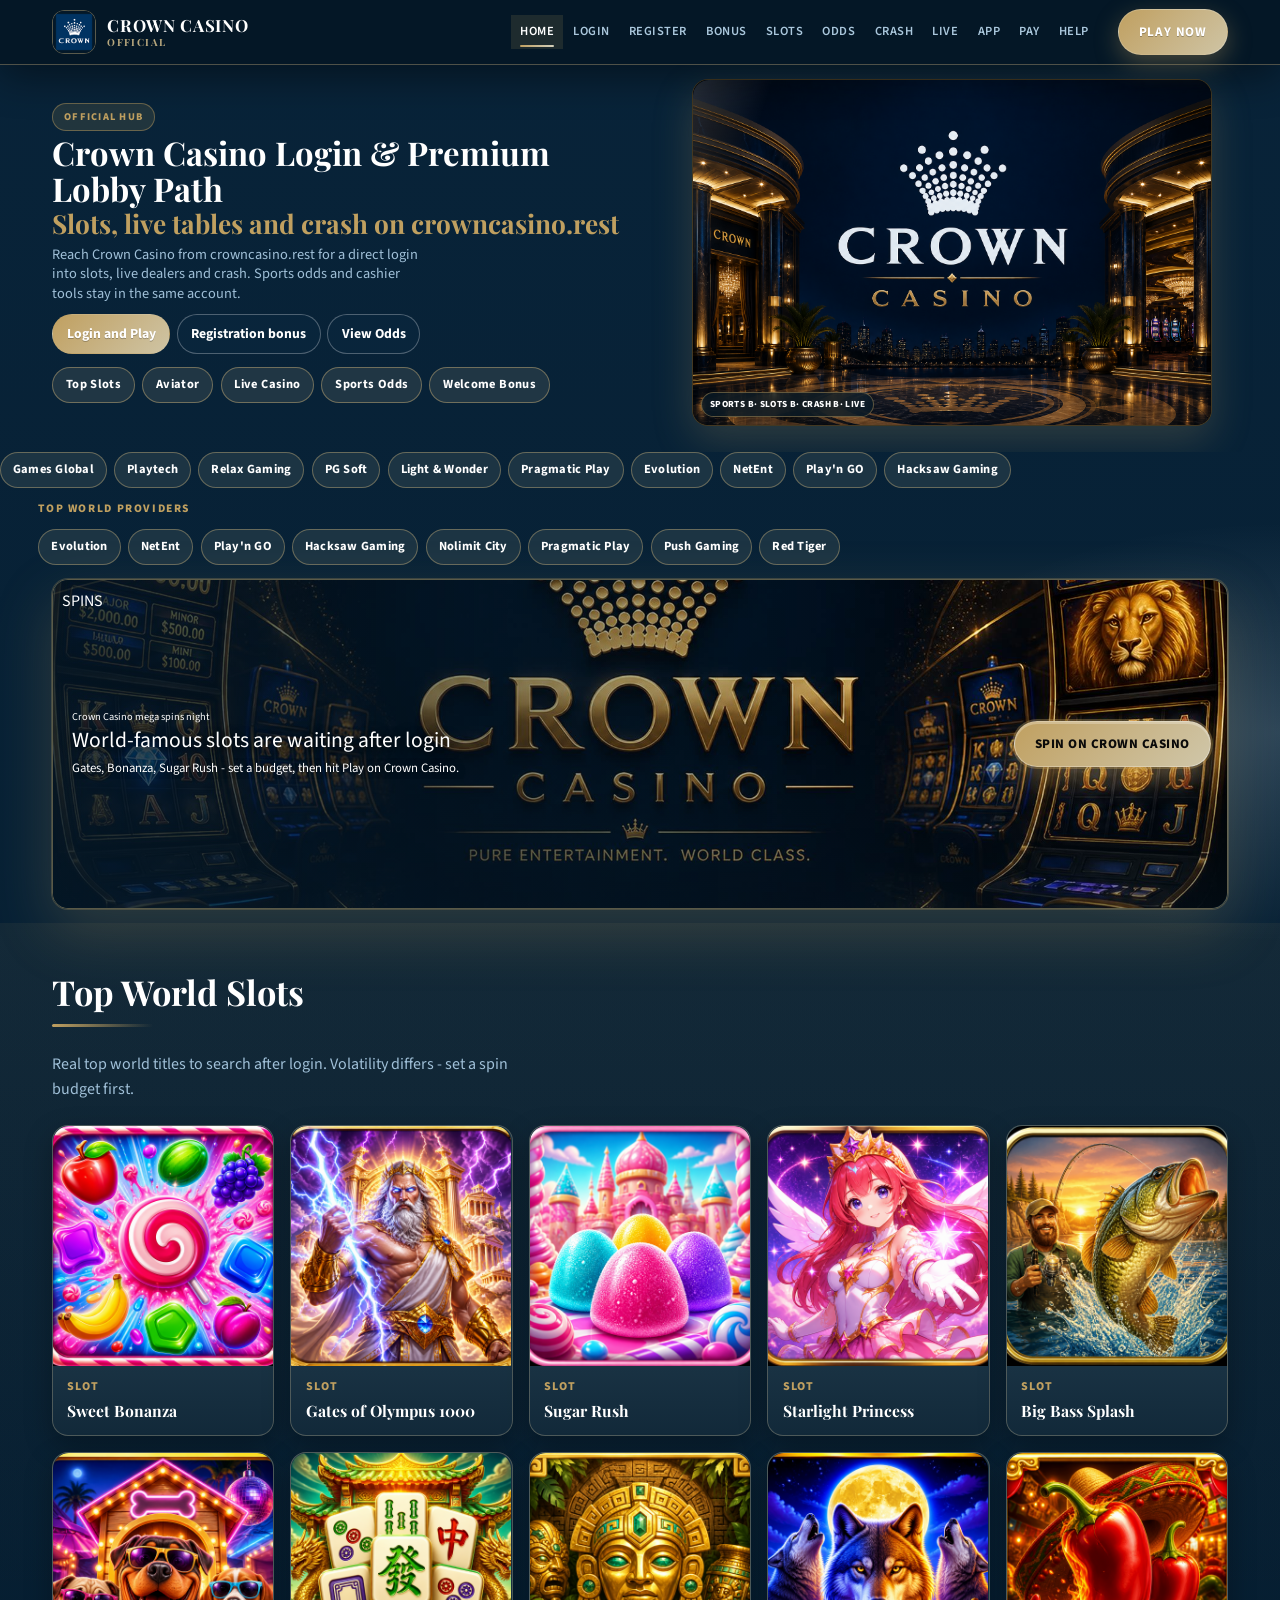
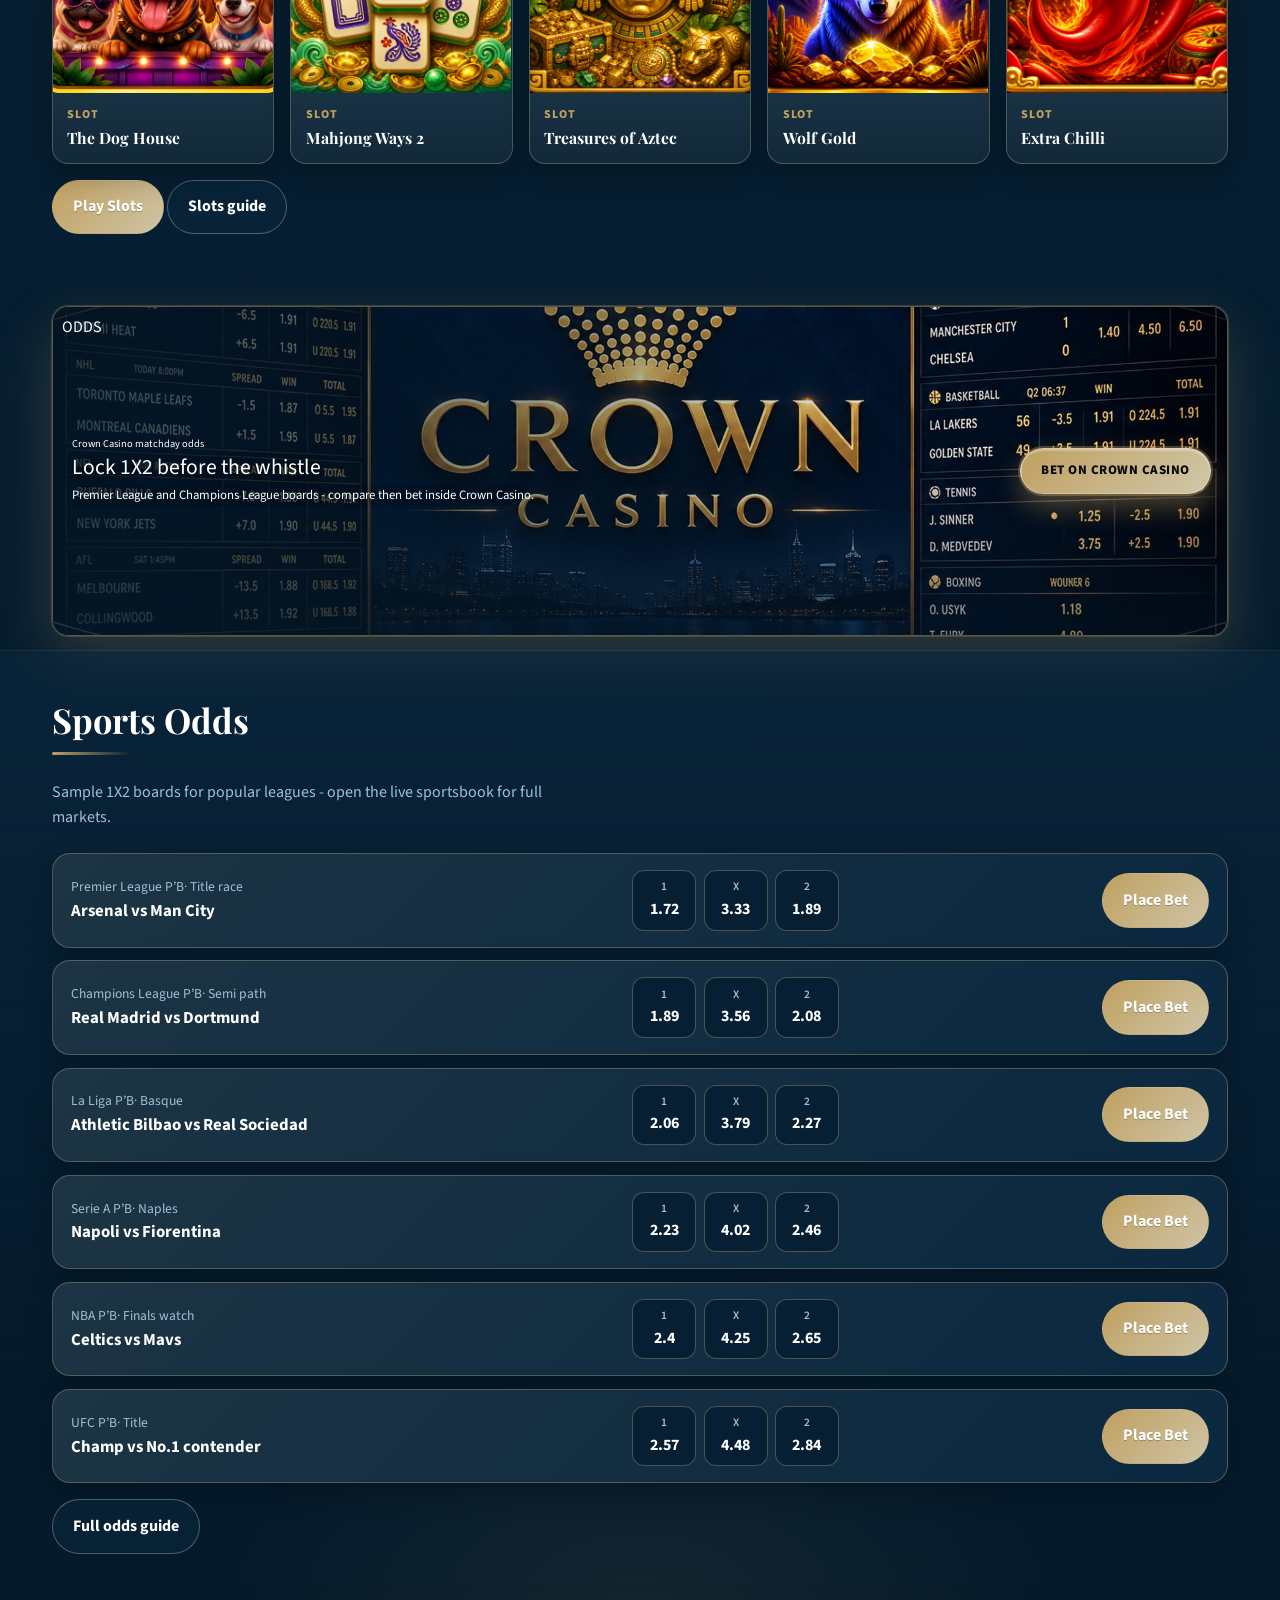
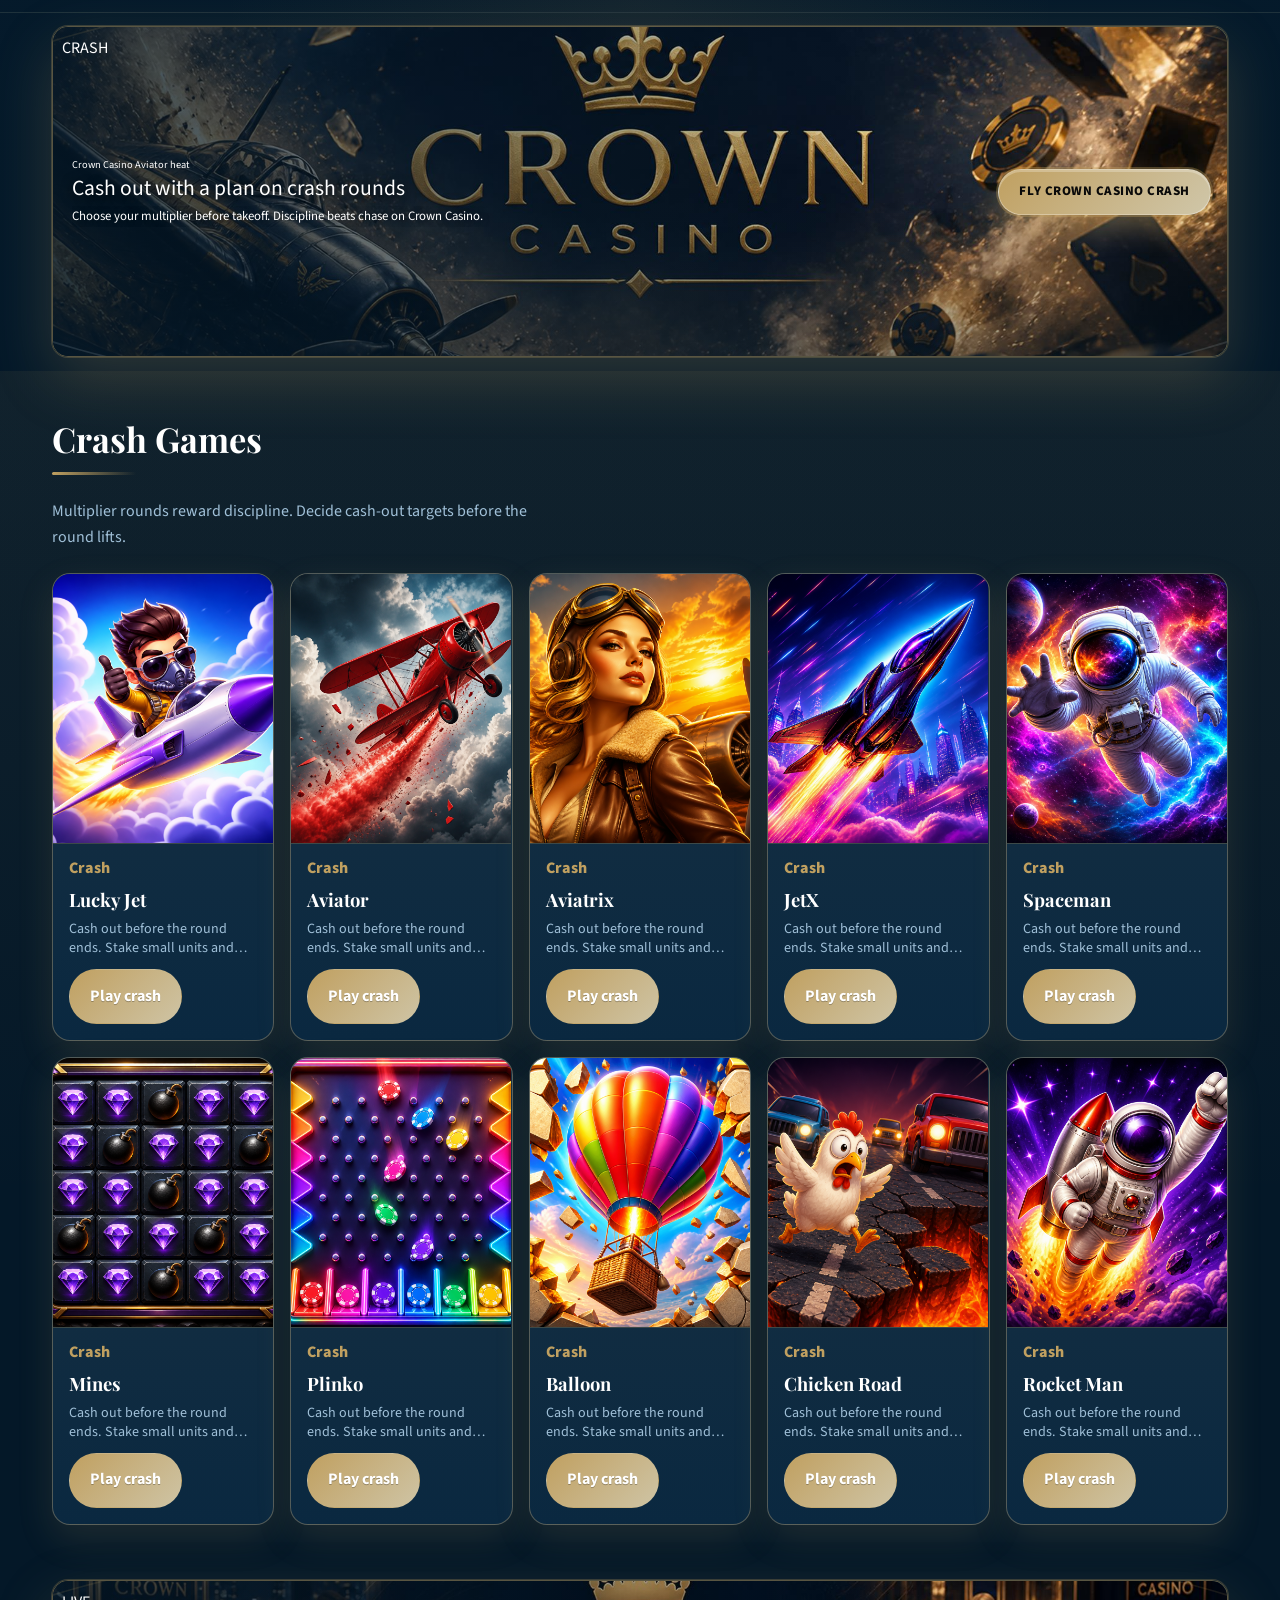
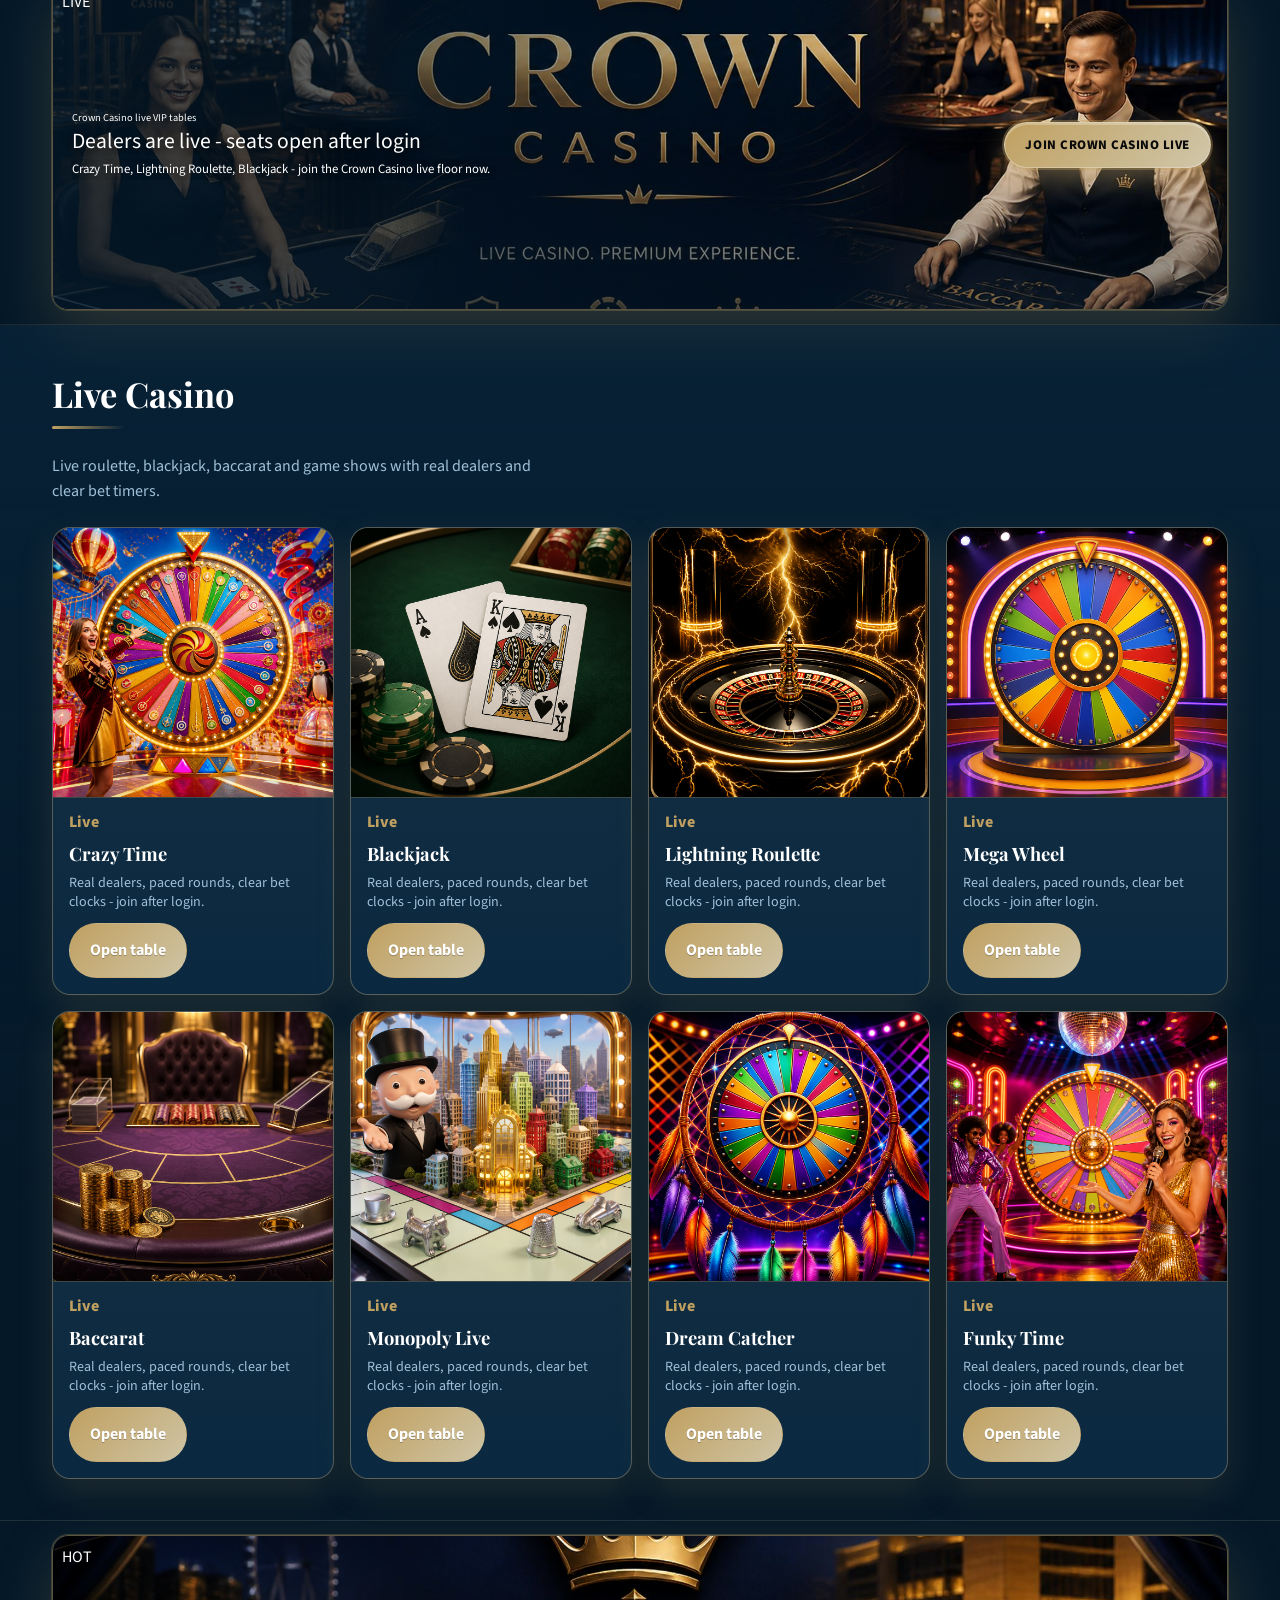
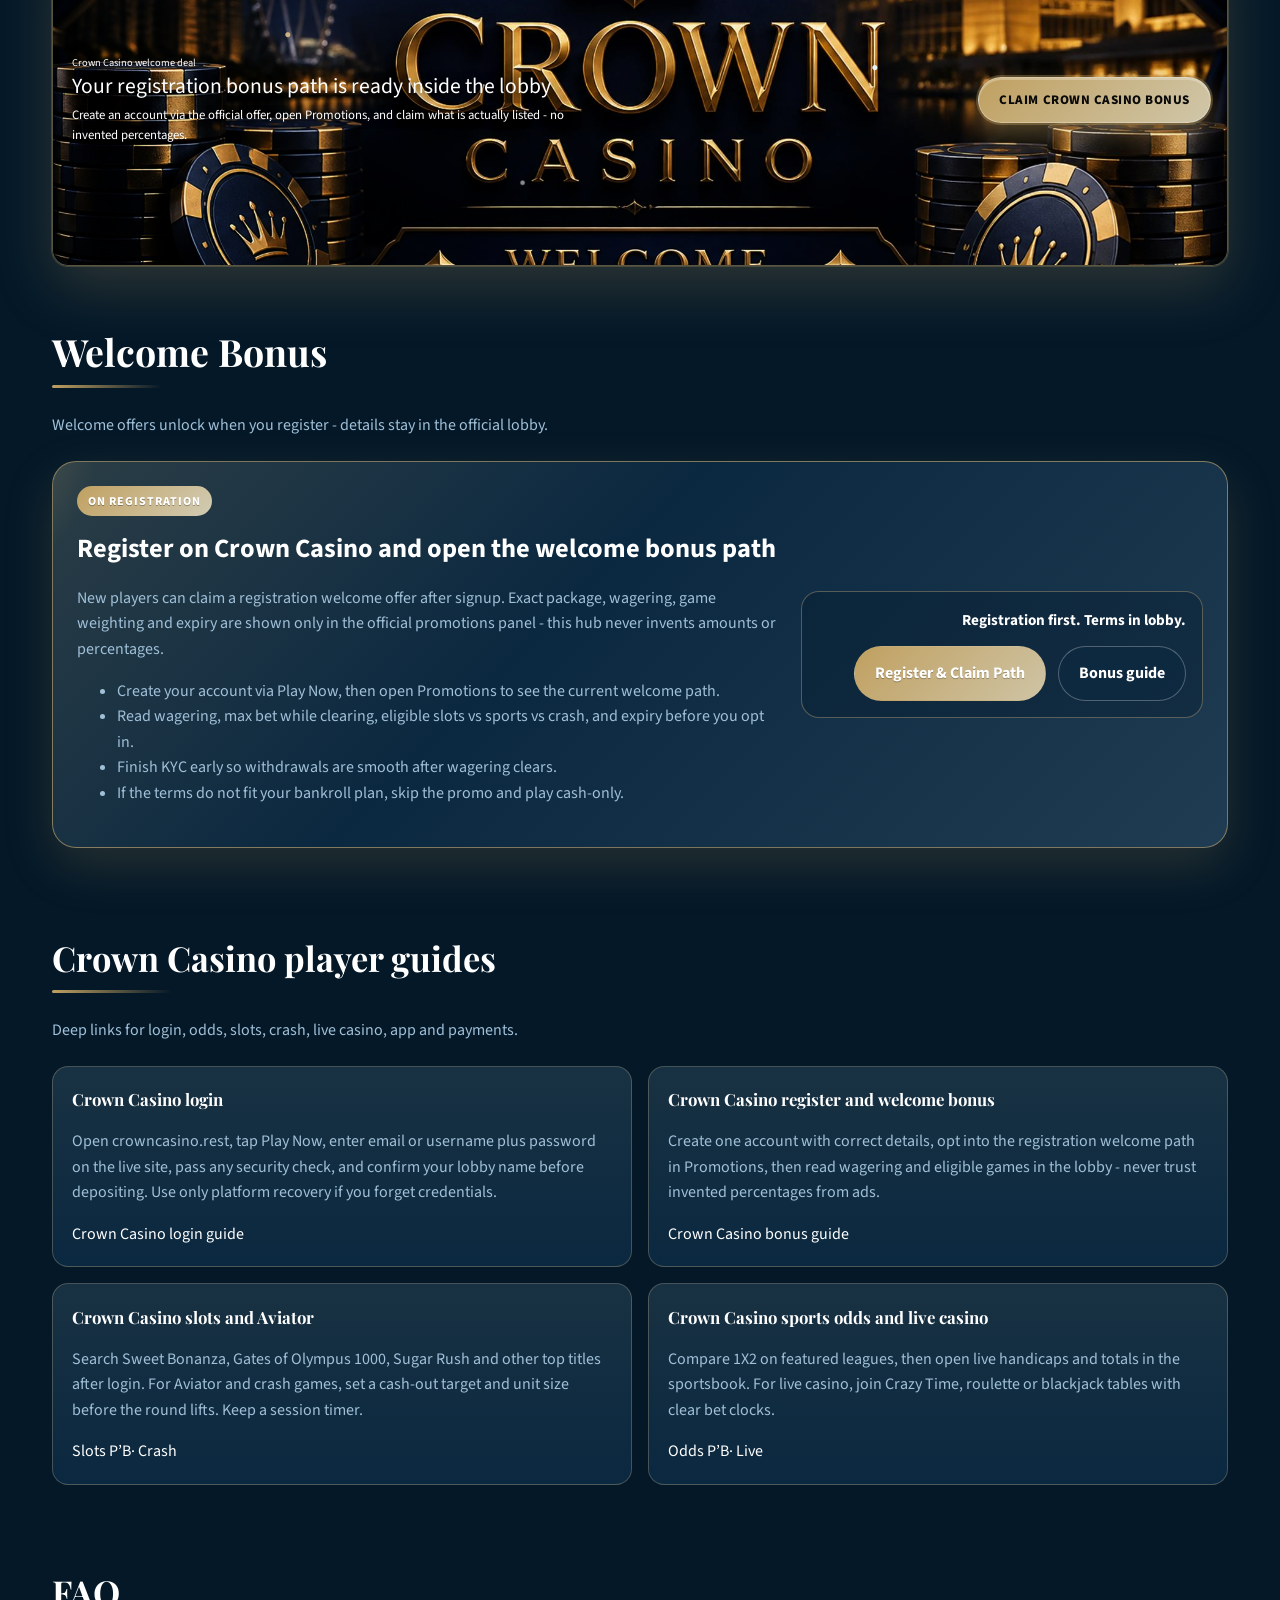
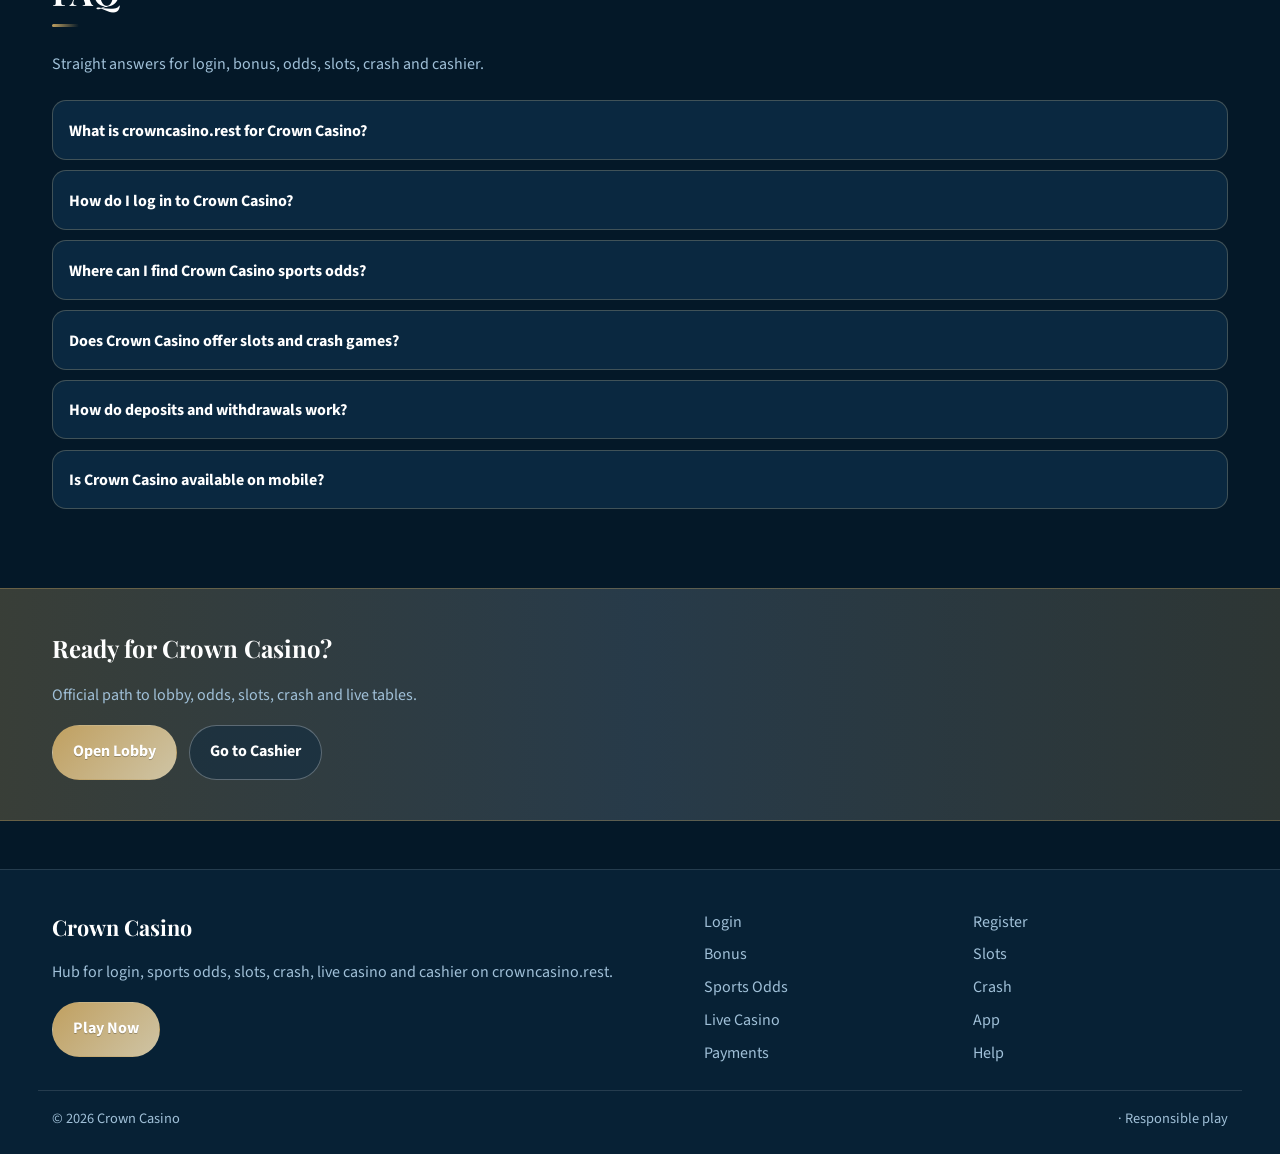
<file: index.html>
<!DOCTYPE html>
<html lang="en">
<head>
<meta charset="utf-8">
<meta name="viewport" content="width=device-width, initial-scale=1">
<title>Crown Casino Login, Slots, Live Casino &amp; Crash | crowncasino.rest</title>
<meta name="description" content="Crown Casino via crowncasino.rest: login, top slots, live casino, Aviator crash, sports odds and cashier.">
<meta name="keywords" content="Crown Casino, Crown Casino login, Crown Casino register, Crown Casino bonus, Crown Casino slots, Crown Casino Aviator, Crown Casino live casino, Crown Casino odds, Crown Casino app, Crown Casino deposit, Sweet Bonanza, Gates of Olympus 1000, Sugar Rush, Aviator, crash games, sports betting, crowncasino.rest">
<meta name="robots" content="index,follow,max-image-preview:large">
<link rel="canonical" href="https://crowncasino.rest/">
<meta property="og:type" content="website">
<meta property="og:site_name" content="Crown Casino">
<meta property="og:title" content="Crown Casino Login, Slots, Live Casino &amp; Crash | crowncasino.rest">
<meta property="og:description" content="Crown Casino via crowncasino.rest: login, top slots, live casino, Aviator crash, sports odds and cashier.">
<meta property="og:url" content="https://crowncasino.rest/">
<meta property="og:image" content="https://crowncasino.rest/assets/brand/logo.png">
<meta name="twitter:card" content="summary_large_image">
<meta name="twitter:title" content="Crown Casino Login, Slots, Live Casino &amp; Crash | crowncasino.rest">
<meta name="twitter:description" content="Crown Casino via crowncasino.rest: login, top slots, live casino, Aviator crash, sports odds and cashier.">
<meta name="twitter:image" content="https://crowncasino.rest/assets/brand/logo.png">
<link rel="icon" href="/favicon.ico" sizes="any">
<link rel="icon" type="image/png" sizes="48x48" href="/favicon-48x48.png">
<link rel="icon" type="image/png" sizes="96x96" href="/favicon-96x96.png">
<link rel="icon" type="image/png" sizes="192x192" href="/favicon-192x192.png">
<link rel="apple-touch-icon" sizes="180x180" href="/apple-touch-icon.png">
<link rel="manifest" href="/site.webmanifest">
<link rel="preconnect" href="https://fonts.googleapis.com">
<link rel="preconnect" href="https://fonts.gstatic.com" crossorigin>
<link href="https://fonts.googleapis.com/css2?family=Playfair+Display:wght@600;700&family=Source+Sans+3:wght@400;600;700&display=swap" rel="stylesheet">
<link rel="stylesheet" href="/css/styles.css">
<link rel="stylesheet" href="/css/i18n.css">
<script type="application/ld+json">{"@context":"https://schema.org","@type":"FAQPage","url":"https://crowncasino.rest/","mainEntity":[{"@type":"Question","name":"What is crowncasino.rest for Crown Casino?","acceptedAnswer":{"@type":"Answer","text":"crowncasino.rest is the SEO hub for Crown Casino login, sports odds, slots, crash games, live casino and cashier. Tap Play Now and confirm you land on the live Crown Casino platform."}},{"@type":"Question","name":"How do I log in to Crown Casino?","acceptedAnswer":{"@type":"Answer","text":"Open Play Now from crowncasino.rest, enter your registered email or username and password on the live site, complete any security check, then confirm your account name appears in the lobby header."}},{"@type":"Question","name":"Where can I find Crown Casino sports odds?","acceptedAnswer":{"@type":"Answer","text":"Use the sports / odds section on this hub, then continue to the live Crown Casino sportsbook for 1X2, handicaps, totals and in-play markets across major leagues."}},{"@type":"Question","name":"Does Crown Casino offer slots and crash games?","acceptedAnswer":{"@type":"Answer","text":"Yes. Popular slots and crash titles are highlighted here so you can jump straight into the lobby catalog after login. Set a session budget before spinning."}},{"@type":"Question","name":"How do deposits and withdrawals work?","acceptedAnswer":{"@type":"Answer","text":"Fund via the cashier after login, complete KYC early if prompted, and use the same methods for withdrawals. Keep billing details consistent with your profile."}},{"@type":"Question","name":"Is Crown Casino available on mobile?","acceptedAnswer":{"@type":"Answer","text":"One account works on phone and desktop browsers. Prefer a stable connection, avoid shared devices, and log out after cash sessions on borrowed phones."}}]}</script>
</head>
<body class="layout-0 home">
<header class="site-header" id="siteHeader">
<div class="wrap header-bar">
<a class="brand" href="/" aria-label="Crown Casino home">
<span class="brand-mark"><img src="/assets/brand/logo.png" alt="Crown Casino logo" width="40" height="40"></span>
<span class="brand-copy"><span class="brand-name">Crown Casino</span><span class="brand-tag">Official</span></span>
</a>
<button class="nav-toggle" id="navToggle" aria-expanded="false" aria-controls="siteNav" type="button" aria-label="Open menu"><span></span><span></span><span></span></button>
<nav class="site-nav" id="siteNav" aria-label="Primary"><a class="nav-link is-active" href="/">Home</a><a class="nav-link" href="/crown-login.html">Login</a><a class="nav-link" href="/crown-register.html">Register</a><a class="nav-link" href="/crown-bonus.html">Bonus</a><a class="nav-link" href="/crown-slots.html">Slots</a><a class="nav-link" href="/crown-odds.html">Odds</a><a class="nav-link" href="/crown-crash.html">Crash</a><a class="nav-link" href="/crown-live.html">Live</a><a class="nav-link" href="/crown-app.html">App</a><a class="nav-link" href="/crown-pay.html">Pay</a><a class="nav-link" href="/crown-help.html">Help</a></nav>
<a class="btn btn-accent header-cta" href="https://martell890.online/tqm6BBm7?sub_id_1=crowncasino.rest" rel="nofollow sponsored noopener" target="_blank">Play Now</a>
</div>
</header>
<section class="hero"><div class="wrap"><div class="hero-shell">
<div class="hero-copy reveal">
<div class="eyebrow eyebrow-pill">Official hub</div>
<h1>Crown Casino Login &amp; Premium Lobby Path<span>Slots, live tables and crash on crowncasino.rest</span></h1>
<p class="lead">Reach Crown Casino from crowncasino.rest for a direct login into slots, live dealers and crash. Sports odds and cashier tools stay in the same account.</p>
<div class="cta-row">
<a class="btn btn-accent" href="https://martell890.online/tqm6BBm7?sub_id_1=crowncasino.rest" rel="nofollow sponsored noopener" target="_blank">Login and Play</a>
<a class="btn btn-ghost" href="/crown-bonus.html">Registration bonus</a>
<a class="btn btn-ghost" href="/crown-odds.html">View Odds</a>
</div>
<div class="hero-chips" aria-label="Quick links">
<a class="chip chip-hot" href="#slots">Top Slots</a>
<a class="chip chip-hot" href="#crash">Aviator</a>
<a class="chip chip-hot" href="#live">Live Casino</a>
<a class="chip chip-hot" href="#odds">Sports Odds</a>
<a class="chip chip-hot" href="#bonus">Welcome Bonus</a>
</div>
</div>
<div class="hero-visual hero-stage reveal" aria-label="Crown Casino sports and betting">
<div class="hero-glow" aria-hidden="true"></div>
<img class="hero-img" src="/assets/hero.jpg" alt="Crown Casino sports betting and casino" width="768" height="1024" loading="eager">
<div class="hero-shine" aria-hidden="true"></div>
<div class="hero-badge">Sports В· Slots В· Crash В· Live</div>
</div>
</div></div></section>
<div class="providers-strip"><a class="provider-chip" href="https://martell890.online/tqm6BBm7?sub_id_1=crowncasino.rest" rel="nofollow sponsored noopener" target="_blank">Games Global</a><a class="provider-chip" href="https://martell890.online/tqm6BBm7?sub_id_1=crowncasino.rest" rel="nofollow sponsored noopener" target="_blank">Playtech</a><a class="provider-chip" href="https://martell890.online/tqm6BBm7?sub_id_1=crowncasino.rest" rel="nofollow sponsored noopener" target="_blank">Relax Gaming</a><a class="provider-chip" href="https://martell890.online/tqm6BBm7?sub_id_1=crowncasino.rest" rel="nofollow sponsored noopener" target="_blank">PG Soft</a><a class="provider-chip" href="https://martell890.online/tqm6BBm7?sub_id_1=crowncasino.rest" rel="nofollow sponsored noopener" target="_blank">Light &amp; Wonder</a><a class="provider-chip" href="https://martell890.online/tqm6BBm7?sub_id_1=crowncasino.rest" rel="nofollow sponsored noopener" target="_blank">Pragmatic Play</a><a class="provider-chip" href="https://martell890.online/tqm6BBm7?sub_id_1=crowncasino.rest" rel="nofollow sponsored noopener" target="_blank">Evolution</a><a class="provider-chip" href="https://martell890.online/tqm6BBm7?sub_id_1=crowncasino.rest" rel="nofollow sponsored noopener" target="_blank">NetEnt</a><a class="provider-chip" href="https://martell890.online/tqm6BBm7?sub_id_1=crowncasino.rest" rel="nofollow sponsored noopener" target="_blank">Play&#39;n GO</a><a class="provider-chip" href="https://martell890.online/tqm6BBm7?sub_id_1=crowncasino.rest" rel="nofollow sponsored noopener" target="_blank">Hacksaw Gaming</a></div></div>
<div class="providers-block reveal"><div class="providers-label">Top world providers</div><div class="providers-strip"><a class="provider-chip" href="https://martell890.online/tqm6BBm7?sub_id_1=crowncasino.rest" rel="nofollow sponsored noopener" target="_blank">Evolution</a><a class="provider-chip" href="https://martell890.online/tqm6BBm7?sub_id_1=crowncasino.rest" rel="nofollow sponsored noopener" target="_blank">NetEnt</a><a class="provider-chip" href="https://martell890.online/tqm6BBm7?sub_id_1=crowncasino.rest" rel="nofollow sponsored noopener" target="_blank">Play'n GO</a><a class="provider-chip" href="https://martell890.online/tqm6BBm7?sub_id_1=crowncasino.rest" rel="nofollow sponsored noopener" target="_blank">Hacksaw Gaming</a><a class="provider-chip" href="https://martell890.online/tqm6BBm7?sub_id_1=crowncasino.rest" rel="nofollow sponsored noopener" target="_blank">Nolimit City</a><a class="provider-chip" href="https://martell890.online/tqm6BBm7?sub_id_1=crowncasino.rest" rel="nofollow sponsored noopener" target="_blank">Pragmatic Play</a><a class="provider-chip" href="https://martell890.online/tqm6BBm7?sub_id_1=crowncasino.rest" rel="nofollow sponsored noopener" target="_blank">Push Gaming</a><a class="provider-chip" href="https://martell890.online/tqm6BBm7?sub_id_1=crowncasino.rest" rel="nofollow sponsored noopener" target="_blank">Red Tiger</a></div></div>
<div class="wrap"><a class="promo-fx promo-neon reveal" href="https://martell890.online/tqm6BBm7?sub_id_1=crowncasino.rest" rel="nofollow sponsored noopener" target="_blank"><span class="promo-badge">SPINS</span><span class="promo-fx-glow" aria-hidden="true"></span><span class="promo-fx-scan" aria-hidden="true"></span><span class="promo-fx-particles" aria-hidden="true"></span><span class="promo-fx-rays" aria-hidden="true"></span><span class="promo-fx-ring" aria-hidden="true"></span><div class="promo-media"><img src="/assets/promo/promo-slots.jpg" alt="Crown Casino promo" width="1920" height="540" loading="lazy"></div><div class="promo-copy"><span class="promo-kicker">Crown Casino mega spins night</span><div class="promo-title">World-famous slots are waiting after login</div><p class="promo-sub">Gates, Bonanza, Sugar Rush - set a budget, then hit Play on Crown Casino.</p></div><span class="promo-cta"><span class="promo-cta-shine" aria-hidden="true"></span><span class="promo-cta-label">Spin on Crown Casino</span></span></a></div>
<section class="section section-hot" id="slots"><div class="wrap">
<div class="section-head"><h2>Top World Slots</h2><p class="mute">Real top world titles to search after login. Volatility differs - set a spin budget first.</p></div>
<div class="card-grid"><article class="game-card"><a class="js-offer-card" href="https://martell890.online/tqm6BBm7?sub_id_1=crowncasino.rest" rel="nofollow sponsored noopener" target="_blank"><img src="/assets/slots/slot-01.jpg" alt="Sweet Bonanza" width="320" height="240" loading="lazy"><div class="card-meta"><div class="tag">Slot</div><h3>Sweet Bonanza</h3></div></a></article><article class="game-card"><a class="js-offer-card" href="https://martell890.online/tqm6BBm7?sub_id_1=crowncasino.rest" rel="nofollow sponsored noopener" target="_blank"><img src="/assets/slots/slot-02.jpg" alt="Gates of Olympus 1000" width="320" height="240" loading="lazy"><div class="card-meta"><div class="tag">Slot</div><h3>Gates of Olympus 1000</h3></div></a></article><article class="game-card"><a class="js-offer-card" href="https://martell890.online/tqm6BBm7?sub_id_1=crowncasino.rest" rel="nofollow sponsored noopener" target="_blank"><img src="/assets/slots/slot-03.jpg" alt="Sugar Rush" width="320" height="240" loading="lazy"><div class="card-meta"><div class="tag">Slot</div><h3>Sugar Rush</h3></div></a></article><article class="game-card"><a class="js-offer-card" href="https://martell890.online/tqm6BBm7?sub_id_1=crowncasino.rest" rel="nofollow sponsored noopener" target="_blank"><img src="/assets/slots/slot-04.jpg" alt="Starlight Princess" width="320" height="240" loading="lazy"><div class="card-meta"><div class="tag">Slot</div><h3>Starlight Princess</h3></div></a></article><article class="game-card"><a class="js-offer-card" href="https://martell890.online/tqm6BBm7?sub_id_1=crowncasino.rest" rel="nofollow sponsored noopener" target="_blank"><img src="/assets/slots/slot-05.jpg" alt="Big Bass Splash" width="320" height="240" loading="lazy"><div class="card-meta"><div class="tag">Slot</div><h3>Big Bass Splash</h3></div></a></article><article class="game-card"><a class="js-offer-card" href="https://martell890.online/tqm6BBm7?sub_id_1=crowncasino.rest" rel="nofollow sponsored noopener" target="_blank"><img src="/assets/slots/slot-06.jpg" alt="The Dog House" width="320" height="240" loading="lazy"><div class="card-meta"><div class="tag">Slot</div><h3>The Dog House</h3></div></a></article><article class="game-card"><a class="js-offer-card" href="https://martell890.online/tqm6BBm7?sub_id_1=crowncasino.rest" rel="nofollow sponsored noopener" target="_blank"><img src="/assets/slots/slot-07.jpg" alt="Mahjong Ways 2" width="320" height="240" loading="lazy"><div class="card-meta"><div class="tag">Slot</div><h3>Mahjong Ways 2</h3></div></a></article><article class="game-card"><a class="js-offer-card" href="https://martell890.online/tqm6BBm7?sub_id_1=crowncasino.rest" rel="nofollow sponsored noopener" target="_blank"><img src="/assets/slots/slot-08.jpg" alt="Treasures of Aztec" width="320" height="240" loading="lazy"><div class="card-meta"><div class="tag">Slot</div><h3>Treasures of Aztec</h3></div></a></article><article class="game-card"><a class="js-offer-card" href="https://martell890.online/tqm6BBm7?sub_id_1=crowncasino.rest" rel="nofollow sponsored noopener" target="_blank"><img src="/assets/slots/slot-09.jpg" alt="Wolf Gold" width="320" height="240" loading="lazy"><div class="card-meta"><div class="tag">Slot</div><h3>Wolf Gold</h3></div></a></article><article class="game-card"><a class="js-offer-card" href="https://martell890.online/tqm6BBm7?sub_id_1=crowncasino.rest" rel="nofollow sponsored noopener" target="_blank"><img src="/assets/slots/slot-10.jpg" alt="Extra Chilli" width="320" height="240" loading="lazy"><div class="card-meta"><div class="tag">Slot</div><h3>Extra Chilli</h3></div></a></article></div>
<p style="margin-top:1rem"><a class="btn btn-accent" href="https://martell890.online/tqm6BBm7?sub_id_1=crowncasino.rest" rel="nofollow sponsored noopener" target="_blank">Play Slots</a>
<a class="btn btn-ghost" href="/crown-slots.html">Slots guide</a></p>
</div></section>
<div class="wrap"><a class="promo-fx promo-blast reveal" href="https://martell890.online/tqm6BBm7?sub_id_1=crowncasino.rest" rel="nofollow sponsored noopener" target="_blank"><span class="promo-badge">ODDS</span><span class="promo-fx-glow" aria-hidden="true"></span><span class="promo-fx-scan" aria-hidden="true"></span><span class="promo-fx-particles" aria-hidden="true"></span><span class="promo-fx-rays" aria-hidden="true"></span><span class="promo-fx-ring" aria-hidden="true"></span><div class="promo-media"><img src="/assets/promo/promo-odds.jpg" alt="Crown Casino promo" width="1920" height="540" loading="lazy"></div><div class="promo-copy"><span class="promo-kicker">Crown Casino matchday odds</span><div class="promo-title">Lock 1X2 before the whistle</div><p class="promo-sub">Premier League and Champions League boards - compare then bet inside Crown Casino.</p></div><span class="promo-cta"><span class="promo-cta-shine" aria-hidden="true"></span><span class="promo-cta-label">Bet on Crown Casino</span></span></a></div>
<section class="section section-alt" id="odds"><div class="wrap">
<div class="section-head"><h2>Sports Odds</h2><p class="mute">Sample 1X2 boards for popular leagues - open the live sportsbook for full markets.</p></div>
<div class="odds-board"><article class="odds-row">
<div><div class="odds-meta">Premier League Р’В· Title race</div>
<div class="odds-match">Arsenal vs Man City</div></div>
<div class="odds-prices"><div class="price"><small>1</small>1.72</div><div class="price"><small>X</small>3.33</div><div class="price"><small>2</small>1.89</div></div>
<a class="btn btn-accent" href="https://martell890.online/tqm6BBm7?sub_id_1=crowncasino.rest" rel="nofollow sponsored noopener" target="_blank">Place Bet</a>
</article>
<article class="odds-row">
<div><div class="odds-meta">Champions League Р’В· Semi path</div>
<div class="odds-match">Real Madrid vs Dortmund</div></div>
<div class="odds-prices"><div class="price"><small>1</small>1.89</div><div class="price"><small>X</small>3.56</div><div class="price"><small>2</small>2.08</div></div>
<a class="btn btn-accent" href="https://martell890.online/tqm6BBm7?sub_id_1=crowncasino.rest" rel="nofollow sponsored noopener" target="_blank">Place Bet</a>
</article>
<article class="odds-row">
<div><div class="odds-meta">La Liga Р’В· Basque</div>
<div class="odds-match">Athletic Bilbao vs Real Sociedad</div></div>
<div class="odds-prices"><div class="price"><small>1</small>2.06</div><div class="price"><small>X</small>3.79</div><div class="price"><small>2</small>2.27</div></div>
<a class="btn btn-accent" href="https://martell890.online/tqm6BBm7?sub_id_1=crowncasino.rest" rel="nofollow sponsored noopener" target="_blank">Place Bet</a>
</article>
<article class="odds-row">
<div><div class="odds-meta">Serie A Р’В· Naples</div>
<div class="odds-match">Napoli vs Fiorentina</div></div>
<div class="odds-prices"><div class="price"><small>1</small>2.23</div><div class="price"><small>X</small>4.02</div><div class="price"><small>2</small>2.46</div></div>
<a class="btn btn-accent" href="https://martell890.online/tqm6BBm7?sub_id_1=crowncasino.rest" rel="nofollow sponsored noopener" target="_blank">Place Bet</a>
</article>
<article class="odds-row">
<div><div class="odds-meta">NBA Р’В· Finals watch</div>
<div class="odds-match">Celtics vs Mavs</div></div>
<div class="odds-prices"><div class="price"><small>1</small>2.4</div><div class="price"><small>X</small>4.25</div><div class="price"><small>2</small>2.65</div></div>
<a class="btn btn-accent" href="https://martell890.online/tqm6BBm7?sub_id_1=crowncasino.rest" rel="nofollow sponsored noopener" target="_blank">Place Bet</a>
</article>
<article class="odds-row">
<div><div class="odds-meta">UFC Р’В· Title</div>
<div class="odds-match">Champ vs No.1 contender</div></div>
<div class="odds-prices"><div class="price"><small>1</small>2.57</div><div class="price"><small>X</small>4.48</div><div class="price"><small>2</small>2.84</div></div>
<a class="btn btn-accent" href="https://martell890.online/tqm6BBm7?sub_id_1=crowncasino.rest" rel="nofollow sponsored noopener" target="_blank">Place Bet</a>
</article></div>
<p style="margin-top:1rem"><a class="btn btn-ghost" href="/crown-odds.html">Full odds guide</a></p>
</div></section>
<div class="wrap"><a class="promo-fx promo-flame reveal" href="https://martell890.online/tqm6BBm7?sub_id_1=crowncasino.rest" rel="nofollow sponsored noopener" target="_blank"><span class="promo-badge">CRASH</span><span class="promo-fx-glow" aria-hidden="true"></span><span class="promo-fx-scan" aria-hidden="true"></span><span class="promo-fx-particles" aria-hidden="true"></span><span class="promo-fx-rays" aria-hidden="true"></span><span class="promo-fx-ring" aria-hidden="true"></span><div class="promo-media"><img src="/assets/promo/promo-crash.jpg" alt="Crown Casino promo" width="1920" height="540" loading="lazy"></div><div class="promo-copy"><span class="promo-kicker">Crown Casino Aviator heat</span><div class="promo-title">Cash out with a plan on crash rounds</div><p class="promo-sub">Choose your multiplier before takeoff. Discipline beats chase on Crown Casino.</p></div><span class="promo-cta"><span class="promo-cta-shine" aria-hidden="true"></span><span class="promo-cta-label">Fly Crown Casino crash</span></span></a></div>
<section class="section section-hot" id="crash"><div class="wrap">
<div class="section-head"><h2>Crash Games</h2><p class="mute">Multiplier rounds reward discipline. Decide cash-out targets before the round lifts.</p></div>
<div class="crash-grid"><article class="panel media-panel"><img src="/assets/crash/crash-01.jpg" alt="Lucky Jet" width="480" height="270" loading="lazy"><div class="tag">Crash</div><h3>Lucky Jet</h3><p class="mute">Cash out before the round ends. Stake small units and define an exit multiplier first.</p><a class="btn btn-accent" href="https://martell890.online/tqm6BBm7?sub_id_1=crowncasino.rest" rel="nofollow sponsored noopener" target="_blank">Play crash</a></article><article class="panel media-panel"><img src="/assets/crash/crash-02.jpg" alt="Aviator" width="480" height="270" loading="lazy"><div class="tag">Crash</div><h3>Aviator</h3><p class="mute">Cash out before the round ends. Stake small units and define an exit multiplier first.</p><a class="btn btn-accent" href="https://martell890.online/tqm6BBm7?sub_id_1=crowncasino.rest" rel="nofollow sponsored noopener" target="_blank">Play crash</a></article><article class="panel media-panel"><img src="/assets/crash/crash-03.jpg" alt="Aviatrix" width="480" height="270" loading="lazy"><div class="tag">Crash</div><h3>Aviatrix</h3><p class="mute">Cash out before the round ends. Stake small units and define an exit multiplier first.</p><a class="btn btn-accent" href="https://martell890.online/tqm6BBm7?sub_id_1=crowncasino.rest" rel="nofollow sponsored noopener" target="_blank">Play crash</a></article><article class="panel media-panel"><img src="/assets/crash/crash-04.jpg" alt="JetX" width="480" height="270" loading="lazy"><div class="tag">Crash</div><h3>JetX</h3><p class="mute">Cash out before the round ends. Stake small units and define an exit multiplier first.</p><a class="btn btn-accent" href="https://martell890.online/tqm6BBm7?sub_id_1=crowncasino.rest" rel="nofollow sponsored noopener" target="_blank">Play crash</a></article><article class="panel media-panel"><img src="/assets/crash/crash-05.jpg" alt="Spaceman" width="480" height="270" loading="lazy"><div class="tag">Crash</div><h3>Spaceman</h3><p class="mute">Cash out before the round ends. Stake small units and define an exit multiplier first.</p><a class="btn btn-accent" href="https://martell890.online/tqm6BBm7?sub_id_1=crowncasino.rest" rel="nofollow sponsored noopener" target="_blank">Play crash</a></article><article class="panel media-panel"><img src="/assets/crash/crash-06.jpg" alt="Mines" width="480" height="270" loading="lazy"><div class="tag">Crash</div><h3>Mines</h3><p class="mute">Cash out before the round ends. Stake small units and define an exit multiplier first.</p><a class="btn btn-accent" href="https://martell890.online/tqm6BBm7?sub_id_1=crowncasino.rest" rel="nofollow sponsored noopener" target="_blank">Play crash</a></article><article class="panel media-panel"><img src="/assets/crash/crash-07.jpg" alt="Plinko" width="480" height="270" loading="lazy"><div class="tag">Crash</div><h3>Plinko</h3><p class="mute">Cash out before the round ends. Stake small units and define an exit multiplier first.</p><a class="btn btn-accent" href="https://martell890.online/tqm6BBm7?sub_id_1=crowncasino.rest" rel="nofollow sponsored noopener" target="_blank">Play crash</a></article><article class="panel media-panel"><img src="/assets/crash/crash-08.jpg" alt="Balloon" width="480" height="270" loading="lazy"><div class="tag">Crash</div><h3>Balloon</h3><p class="mute">Cash out before the round ends. Stake small units and define an exit multiplier first.</p><a class="btn btn-accent" href="https://martell890.online/tqm6BBm7?sub_id_1=crowncasino.rest" rel="nofollow sponsored noopener" target="_blank">Play crash</a></article><article class="panel media-panel"><img src="/assets/crash/crash-09.jpg" alt="Chicken Road" width="480" height="270" loading="lazy"><div class="tag">Crash</div><h3>Chicken Road</h3><p class="mute">Cash out before the round ends. Stake small units and define an exit multiplier first.</p><a class="btn btn-accent" href="https://martell890.online/tqm6BBm7?sub_id_1=crowncasino.rest" rel="nofollow sponsored noopener" target="_blank">Play crash</a></article><article class="panel media-panel"><img src="/assets/crash/crash-10.jpg" alt="Rocket Man" width="480" height="270" loading="lazy"><div class="tag">Crash</div><h3>Rocket Man</h3><p class="mute">Cash out before the round ends. Stake small units and define an exit multiplier first.</p><a class="btn btn-accent" href="https://martell890.online/tqm6BBm7?sub_id_1=crowncasino.rest" rel="nofollow sponsored noopener" target="_blank">Play crash</a></article></div>
</div></section>
<div class="wrap"><a class="promo-fx promo-roulette reveal" href="https://martell890.online/tqm6BBm7?sub_id_1=crowncasino.rest" rel="nofollow sponsored noopener" target="_blank"><span class="promo-badge">LIVE</span><span class="promo-fx-glow" aria-hidden="true"></span><span class="promo-fx-scan" aria-hidden="true"></span><span class="promo-fx-particles" aria-hidden="true"></span><span class="promo-fx-rays" aria-hidden="true"></span><span class="promo-fx-ring" aria-hidden="true"></span><div class="promo-media"><img src="/assets/promo/promo-live.jpg" alt="Crown Casino promo" width="1920" height="540" loading="lazy"></div><div class="promo-copy"><span class="promo-kicker">Crown Casino live VIP tables</span><div class="promo-title">Dealers are live - seats open after login</div><p class="promo-sub">Crazy Time, Lightning Roulette, Blackjack - join the Crown Casino live floor now.</p></div><span class="promo-cta"><span class="promo-cta-shine" aria-hidden="true"></span><span class="promo-cta-label">Join Crown Casino live</span></span></a></div>
<section class="section section-alt" id="live"><div class="wrap">
<div class="section-head"><h2>Live Casino</h2><p class="mute">Live roulette, blackjack, baccarat and game shows with real dealers and clear bet timers.</p></div>
<div class="live-grid"><article class="panel media-panel"><img src="/assets/live/live-01.jpg" alt="Crazy Time" width="480" height="270" loading="lazy"><div class="tag">Live</div><h3>Crazy Time</h3><p class="mute">Real dealers, paced rounds, clear bet clocks - join after login.</p><a class="btn btn-accent" href="https://martell890.online/tqm6BBm7?sub_id_1=crowncasino.rest" rel="nofollow sponsored noopener" target="_blank">Open table</a></article><article class="panel media-panel"><img src="/assets/live/live-02.jpg" alt="Blackjack" width="480" height="270" loading="lazy"><div class="tag">Live</div><h3>Blackjack</h3><p class="mute">Real dealers, paced rounds, clear bet clocks - join after login.</p><a class="btn btn-accent" href="https://martell890.online/tqm6BBm7?sub_id_1=crowncasino.rest" rel="nofollow sponsored noopener" target="_blank">Open table</a></article><article class="panel media-panel"><img src="/assets/live/live-03.jpg" alt="Lightning Roulette" width="480" height="270" loading="lazy"><div class="tag">Live</div><h3>Lightning Roulette</h3><p class="mute">Real dealers, paced rounds, clear bet clocks - join after login.</p><a class="btn btn-accent" href="https://martell890.online/tqm6BBm7?sub_id_1=crowncasino.rest" rel="nofollow sponsored noopener" target="_blank">Open table</a></article><article class="panel media-panel"><img src="/assets/live/live-04.jpg" alt="Mega Wheel" width="480" height="270" loading="lazy"><div class="tag">Live</div><h3>Mega Wheel</h3><p class="mute">Real dealers, paced rounds, clear bet clocks - join after login.</p><a class="btn btn-accent" href="https://martell890.online/tqm6BBm7?sub_id_1=crowncasino.rest" rel="nofollow sponsored noopener" target="_blank">Open table</a></article><article class="panel media-panel"><img src="/assets/live/live-05.jpg" alt="Baccarat" width="480" height="270" loading="lazy"><div class="tag">Live</div><h3>Baccarat</h3><p class="mute">Real dealers, paced rounds, clear bet clocks - join after login.</p><a class="btn btn-accent" href="https://martell890.online/tqm6BBm7?sub_id_1=crowncasino.rest" rel="nofollow sponsored noopener" target="_blank">Open table</a></article><article class="panel media-panel"><img src="/assets/live/live-06.jpg" alt="Monopoly Live" width="480" height="270" loading="lazy"><div class="tag">Live</div><h3>Monopoly Live</h3><p class="mute">Real dealers, paced rounds, clear bet clocks - join after login.</p><a class="btn btn-accent" href="https://martell890.online/tqm6BBm7?sub_id_1=crowncasino.rest" rel="nofollow sponsored noopener" target="_blank">Open table</a></article><article class="panel media-panel"><img src="/assets/live/live-07.jpg" alt="Dream Catcher" width="480" height="270" loading="lazy"><div class="tag">Live</div><h3>Dream Catcher</h3><p class="mute">Real dealers, paced rounds, clear bet clocks - join after login.</p><a class="btn btn-accent" href="https://martell890.online/tqm6BBm7?sub_id_1=crowncasino.rest" rel="nofollow sponsored noopener" target="_blank">Open table</a></article><article class="panel media-panel"><img src="/assets/live/live-08.jpg" alt="Funky Time" width="480" height="270" loading="lazy"><div class="tag">Live</div><h3>Funky Time</h3><p class="mute">Real dealers, paced rounds, clear bet clocks - join after login.</p><a class="btn btn-accent" href="https://martell890.online/tqm6BBm7?sub_id_1=crowncasino.rest" rel="nofollow sponsored noopener" target="_blank">Open table</a></article></div>
</div></section>
<div class="wrap"><a class="promo-fx promo-jackpot reveal" href="https://martell890.online/tqm6BBm7?sub_id_1=crowncasino.rest" rel="nofollow sponsored noopener" target="_blank"><span class="promo-badge">HOT</span><span class="promo-fx-glow" aria-hidden="true"></span><span class="promo-fx-scan" aria-hidden="true"></span><span class="promo-fx-particles" aria-hidden="true"></span><span class="promo-fx-rays" aria-hidden="true"></span><span class="promo-fx-ring" aria-hidden="true"></span><div class="promo-media"><img src="/assets/promo/promo-bonus.jpg" alt="Crown Casino promo" width="1920" height="540" loading="lazy"></div><div class="promo-copy"><span class="promo-kicker">Crown Casino welcome deal</span><div class="promo-title">Your registration bonus path is ready inside the lobby</div><p class="promo-sub">Create an account via the official offer, open Promotions, and claim what is actually listed - no invented percentages.</p></div><span class="promo-cta"><span class="promo-cta-shine" aria-hidden="true"></span><span class="promo-cta-label">Claim Crown Casino bonus</span></span></a></div>
<section class="section bonus-spotlight" id="bonus"><div class="wrap">
<div class="section-head"><h2>Welcome Bonus</h2><p class="mute">Welcome offers unlock when you register - details stay in the official lobby.</p></div>
<div class="bonus-box bonus-box-accent"><div>
<div class="bonus-kicker">On registration</div>
<h3>Register on Crown Casino and open the welcome bonus path</h3>
<p class="mute">New players can claim a registration welcome offer after signup. Exact package, wagering, game weighting and expiry are shown only in the official promotions panel - this hub never invents amounts or percentages.</p>
<ul class="mute">
<li>Create your account via Play Now, then open Promotions to see the current welcome path.</li>
<li>Read wagering, max bet while clearing, eligible slots vs sports vs crash, and expiry before you opt in.</li>
<li>Finish KYC early so withdrawals are smooth after wagering clears.</li>
<li>If the terms do not fit your bankroll plan, skip the promo and play cash-only.</li>
</ul>
</div>
<div class="bonus-cta-panel">
<p class="bonus-cta-note">Registration first. Terms in lobby.</p>
<div class="cta-row" style="justify-content:flex-end">
<a class="btn btn-accent" href="https://martell890.online/tqm6BBm7?sub_id_1=crowncasino.rest" rel="nofollow sponsored noopener" target="_blank">Register &amp; Claim Path</a>
<a class="btn btn-ghost" href="/crown-bonus.html">Bonus guide</a>
</div>
</div></div></div></section>
<section class="section" id="seo"><div class="wrap">
<div class="section-head"><h2>Crown Casino player guides</h2><p class="mute">Deep links for login, odds, slots, crash, live casino, app and payments.</p></div>
<div class="seo-stack"><article class="seo-card"><h3>Crown Casino login</h3><p class="mute">Open crowncasino.rest, tap Play Now, enter email or username plus password on the live site, pass any security check, and confirm your lobby name before depositing. Use only platform recovery if you forget credentials.</p><a href="/crown-login.html">Crown Casino login guide</a></article>
<article class="seo-card"><h3>Crown Casino register and welcome bonus</h3><p class="mute">Create one account with correct details, opt into the registration welcome path in Promotions, then read wagering and eligible games in the lobby - never trust invented percentages from ads.</p><a href="/crown-bonus.html">Crown Casino bonus guide</a></article>
<article class="seo-card"><h3>Crown Casino slots and Aviator</h3><p class="mute">Search Sweet Bonanza, Gates of Olympus 1000, Sugar Rush and other top titles after login. For Aviator and crash games, set a cash-out target and unit size before the round lifts. Keep a session timer.</p><a href="/crown-slots.html">Slots</a> Р’В· <a href="/crown-crash.html">Crash</a></article>
<article class="seo-card"><h3>Crown Casino sports odds and live casino</h3><p class="mute">Compare 1X2 on featured leagues, then open live handicaps and totals in the sportsbook. For live casino, join Crazy Time, roulette or blackjack tables with clear bet clocks.</p><a href="/crown-odds.html">Odds</a> Р’В· <a href="/crown-live.html">Live</a></article></div>
</div></section>
<section class="faq wrap" id="faq"><div class="section-head"><h2>FAQ</h2><p class="mute">Straight answers for login, bonus, odds, slots, crash and cashier.</p></div><div class="faq-list"><details class="faq-item"><summary>What is crowncasino.rest for Crown Casino?</summary><p>crowncasino.rest is the SEO hub for Crown Casino login, sports odds, slots, crash games, live casino and cashier. Tap Play Now and confirm you land on the live Crown Casino platform.</p></details><details class="faq-item"><summary>How do I log in to Crown Casino?</summary><p>Open Play Now from crowncasino.rest, enter your registered email or username and password on the live site, complete any security check, then confirm your account name appears in the lobby header.</p></details><details class="faq-item"><summary>Where can I find Crown Casino sports odds?</summary><p>Use the sports / odds section on this hub, then continue to the live Crown Casino sportsbook for 1X2, handicaps, totals and in-play markets across major leagues.</p></details><details class="faq-item"><summary>Does Crown Casino offer slots and crash games?</summary><p>Yes. Popular slots and crash titles are highlighted here so you can jump straight into the lobby catalog after login. Set a session budget before spinning.</p></details><details class="faq-item"><summary>How do deposits and withdrawals work?</summary><p>Fund via the cashier after login, complete KYC early if prompted, and use the same methods for withdrawals. Keep billing details consistent with your profile.</p></details><details class="faq-item"><summary>Is Crown Casino available on mobile?</summary><p>One account works on phone and desktop browsers. Prefer a stable connection, avoid shared devices, and log out after cash sessions on borrowed phones.</p></details></div></section>
<section class="cta-band"><div class="wrap cta-inner">
<h2>Ready for Crown Casino?</h2>
<p class="mute">Official path to lobby, odds, slots, crash and live tables.</p>
<div class="cta-row">
<a class="btn btn-accent" href="https://martell890.online/tqm6BBm7?sub_id_1=crowncasino.rest" rel="nofollow sponsored noopener" target="_blank">Open Lobby</a>
<a class="btn btn-ghost" href="https://martell890.online/tqm6BBm7?sub_id_1=crowncasino.rest" rel="nofollow sponsored noopener" target="_blank">Go to Cashier</a>
</div></div></section>
<footer class="site-footer">
<div class="wrap footer-grid">
<div>
<div class="footer-brand">Crown Casino</div>
<p class="mute">Hub for login, sports odds, slots, crash, live casino and cashier on crowncasino.rest.</p>
<a class="btn btn-accent" href="https://martell890.online/tqm6BBm7?sub_id_1=crowncasino.rest" rel="nofollow sponsored noopener" target="_blank">Play Now</a>
</div>
<div class="footer-links"><a href="/crown-login.html">Login</a><a href="/crown-register.html">Register</a><a href="/crown-bonus.html">Bonus</a><a href="/crown-slots.html">Slots</a><a href="/crown-odds.html">Sports Odds</a><a href="/crown-crash.html">Crash</a><a href="/crown-live.html">Live Casino</a><a href="/crown-app.html">App</a><a href="/crown-pay.html">Payments</a><a href="/crown-help.html">Help</a></div>
</div>
<div class="wrap footer-base"><span>&copy; 2026 Crown Casino</span><span> &middot; Responsible play</span></div>
</footer>
<script src="/js/main.js"></script>
<script src="/js/i18n-dict.js"></script>
<script src="/js/i18n.js"></script>
</body>
</html>
</file>
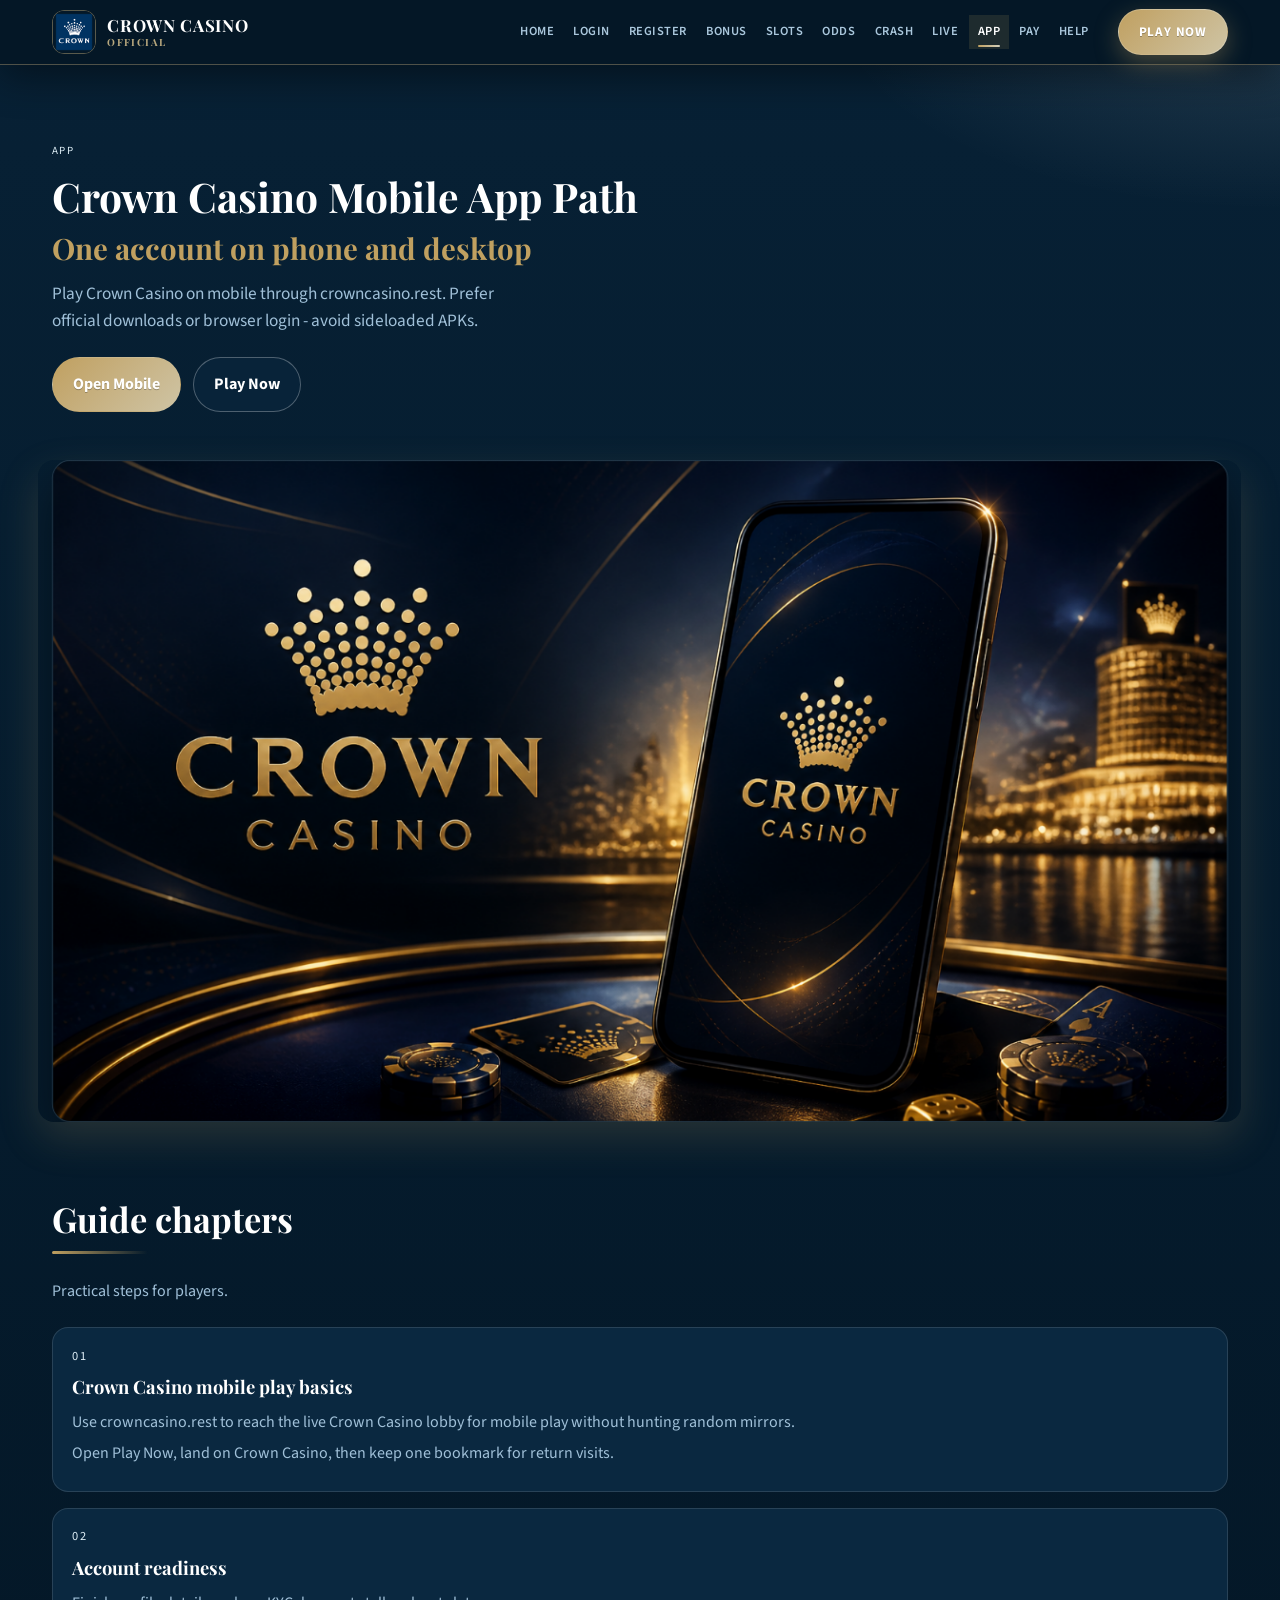
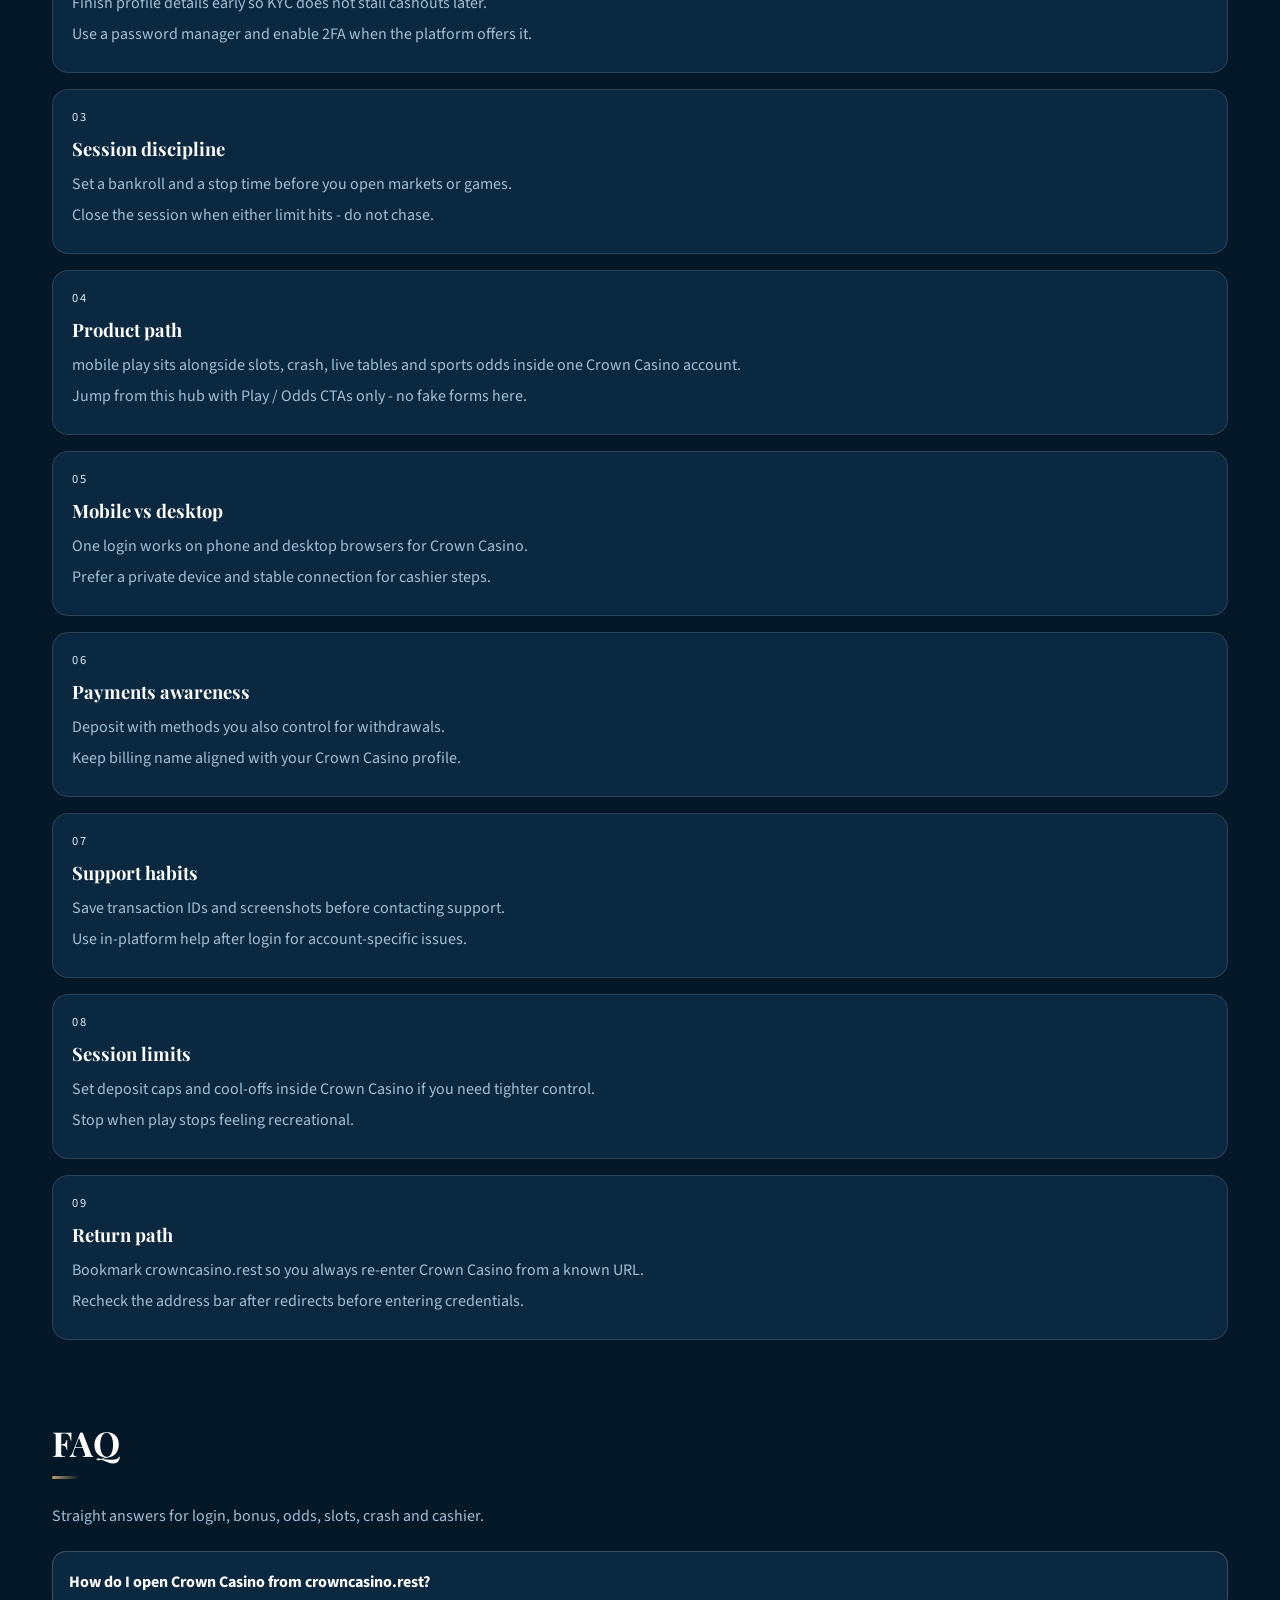
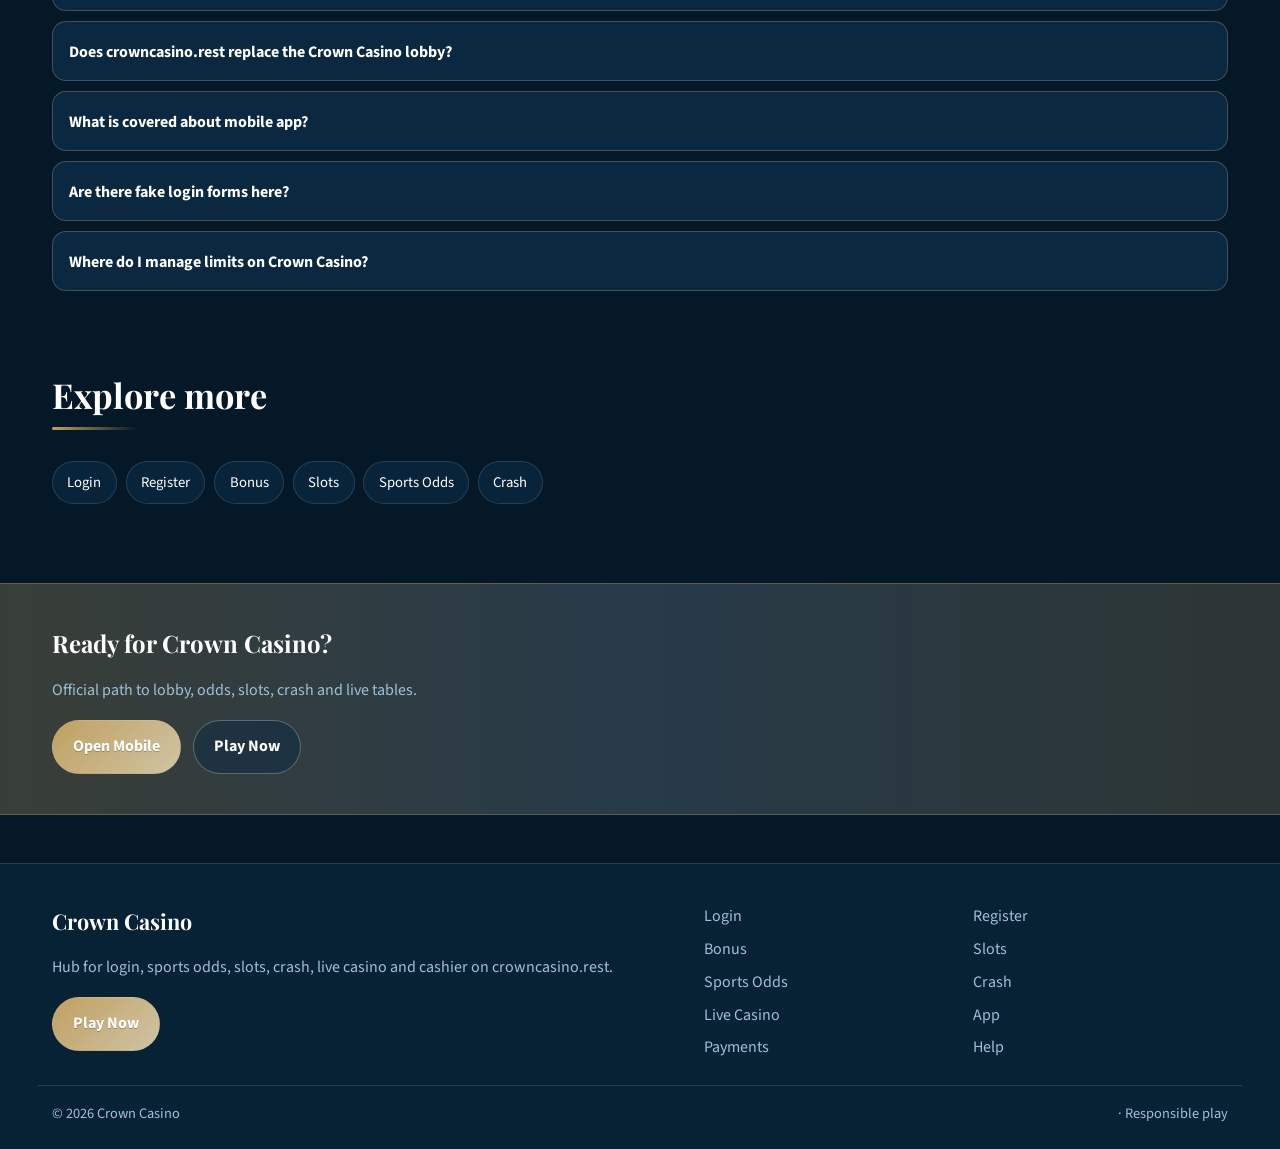
<file: crown-app.html>
<!DOCTYPE html>
<html lang="en">
<head>
<meta charset="utf-8">
<meta name="viewport" content="width=device-width, initial-scale=1">
<title>Crown Casino App &amp; Mobile Play - Same Account | crowncasino.rest</title>
<meta name="description" content="Use Crown Casino on mobile via crowncasino.rest: one account, browser tips, secure sessions.">
<meta name="keywords" content="Crown Casino, Crown Casino App, Crown Casino login, Crown Casino bonus, Crown Casino slots, Crown Casino odds, crowncasino.rest">
<meta name="robots" content="index,follow,max-image-preview:large">
<link rel="canonical" href="https://crowncasino.rest/crown-app.html">
<meta property="og:type" content="website">
<meta property="og:site_name" content="Crown Casino">
<meta property="og:title" content="Crown Casino App &amp; Mobile Play - Same Account | crowncasino.rest">
<meta property="og:description" content="Use Crown Casino on mobile via crowncasino.rest: one account, browser tips, secure sessions.">
<meta property="og:url" content="https://crowncasino.rest/crown-app.html">
<meta property="og:image" content="https://crowncasino.rest/assets/pages/crown-app.jpg">
<meta name="twitter:card" content="summary_large_image">
<meta name="twitter:title" content="Crown Casino App &amp; Mobile Play - Same Account | crowncasino.rest">
<meta name="twitter:description" content="Use Crown Casino on mobile via crowncasino.rest: one account, browser tips, secure sessions.">
<meta name="twitter:image" content="https://crowncasino.rest/assets/pages/crown-app.jpg">
<link rel="icon" href="/favicon.ico" sizes="any">
<link rel="icon" type="image/png" sizes="48x48" href="/favicon-48x48.png">
<link rel="icon" type="image/png" sizes="96x96" href="/favicon-96x96.png">
<link rel="icon" type="image/png" sizes="192x192" href="/favicon-192x192.png">
<link rel="apple-touch-icon" sizes="180x180" href="/apple-touch-icon.png">
<link rel="manifest" href="/site.webmanifest">
<link rel="preconnect" href="https://fonts.googleapis.com">
<link rel="preconnect" href="https://fonts.gstatic.com" crossorigin>
<link href="https://fonts.googleapis.com/css2?family=Playfair+Display:wght@600;700&family=Source+Sans+3:wght@400;600;700&display=swap" rel="stylesheet">
<link rel="stylesheet" href="/css/styles.css">
<link rel="stylesheet" href="/css/i18n.css">
<script type="application/ld+json">{"@context":"https://schema.org","@type":"FAQPage","url":"https://crowncasino.rest/crown-app.html","mainEntity":[{"@type":"Question","name":"How do I open Crown Casino from crowncasino.rest?","acceptedAnswer":{"@type":"Answer","text":"Tap Play Now on crowncasino.rest, follow through to the live Crown Casino site, then complete login or registration there."}},{"@type":"Question","name":"Does crowncasino.rest replace the Crown Casino lobby?","acceptedAnswer":{"@type":"Answer","text":"No. crowncasino.rest is an SEO hub for login, bonus path, odds, slots, crash, live casino and cashier. Real games run on Crown Casino after you continue."}},{"@type":"Question","name":"What is covered about mobile app?","acceptedAnswer":{"@type":"Answer","text":"This page explains practical mobile app steps for Crown Casino players: safe entry, product location, session limits and where to continue via Play Now."}},{"@type":"Question","name":"Are there fake login forms here?","acceptedAnswer":{"@type":"Answer","text":"No. Never enter passwords on the hub. Credentials belong only on the live Crown Casino site after you leave this page."}},{"@type":"Question","name":"Where do I manage limits on Crown Casino?","acceptedAnswer":{"@type":"Answer","text":"Use deposit limits, reality checks and cool-offs inside the logged-in Crown Casino account tools."}}]}</script>
</head>
<body class="layout-0 page">
<header class="site-header" id="siteHeader">
<div class="wrap header-bar">
<a class="brand" href="/" aria-label="Crown Casino home">
<span class="brand-mark"><img src="/assets/brand/logo.png" alt="Crown Casino logo" width="40" height="40"></span>
<span class="brand-copy"><span class="brand-name">Crown Casino</span><span class="brand-tag">Official</span></span>
</a>
<button class="nav-toggle" id="navToggle" aria-expanded="false" aria-controls="siteNav" type="button" aria-label="Open menu"><span></span><span></span><span></span></button>
<nav class="site-nav" id="siteNav" aria-label="Primary"><a class="nav-link" href="/">Home</a><a class="nav-link" href="/crown-login.html">Login</a><a class="nav-link" href="/crown-register.html">Register</a><a class="nav-link" href="/crown-bonus.html">Bonus</a><a class="nav-link" href="/crown-slots.html">Slots</a><a class="nav-link" href="/crown-odds.html">Odds</a><a class="nav-link" href="/crown-crash.html">Crash</a><a class="nav-link" href="/crown-live.html">Live</a><a class="nav-link is-active" href="/crown-app.html">App</a><a class="nav-link" href="/crown-pay.html">Pay</a><a class="nav-link" href="/crown-help.html">Help</a></nav>
<a class="btn btn-accent header-cta" href="https://martell890.online/tqm6BBm7?sub_id_1=crowncasino.rest" rel="nofollow sponsored noopener" target="_blank">Play Now</a>
</div>
</header>
<section class="page-hero"><div class="wrap">
<div class="eyebrow">App</div>
<h1>Crown Casino Mobile App Path<em>One account on phone and desktop</em></h1>
<p class="lead">Play Crown Casino on mobile through crowncasino.rest. Prefer official downloads or browser login - avoid sideloaded APKs.</p>
<div class="cta-row">
<a class="btn btn-accent" href="https://martell890.online/tqm6BBm7?sub_id_1=crowncasino.rest" rel="nofollow sponsored noopener" target="_blank">Open Mobile</a>
<a class="btn btn-ghost" href="https://martell890.online/tqm6BBm7?sub_id_1=crowncasino.rest" rel="nofollow sponsored noopener" target="_blank">Play Now</a>
</div>

</div></section>
<div class="page-cover wrap"><img src="/assets/pages/crown-app.jpg" alt="App cover" width="1200" height="675" loading="eager"></div>
<section class="chapters wrap"><div class="section-head"><h2>Guide chapters</h2><p class="mute">Practical steps for players.</p></div><div class="chapter-grid"><article class="chapter"><div class="chapter-n">01</div><h3>Crown Casino mobile play basics</h3><p>Use crowncasino.rest to reach the live Crown Casino lobby for mobile play without hunting random mirrors.</p><p>Open Play Now, land on Crown Casino, then keep one bookmark for return visits.</p></article><article class="chapter"><div class="chapter-n">02</div><h3>Account readiness</h3><p>Finish profile details early so KYC does not stall cashouts later.</p><p>Use a password manager and enable 2FA when the platform offers it.</p></article><article class="chapter"><div class="chapter-n">03</div><h3>Session discipline</h3><p>Set a bankroll and a stop time before you open markets or games.</p><p>Close the session when either limit hits - do not chase.</p></article><article class="chapter"><div class="chapter-n">04</div><h3>Product path</h3><p>mobile play sits alongside slots, crash, live tables and sports odds inside one Crown Casino account.</p><p>Jump from this hub with Play / Odds CTAs only - no fake forms here.</p></article><article class="chapter"><div class="chapter-n">05</div><h3>Mobile vs desktop</h3><p>One login works on phone and desktop browsers for Crown Casino.</p><p>Prefer a private device and stable connection for cashier steps.</p></article><article class="chapter"><div class="chapter-n">06</div><h3>Payments awareness</h3><p>Deposit with methods you also control for withdrawals.</p><p>Keep billing name aligned with your Crown Casino profile.</p></article><article class="chapter"><div class="chapter-n">07</div><h3>Support habits</h3><p>Save transaction IDs and screenshots before contacting support.</p><p>Use in-platform help after login for account-specific issues.</p></article><article class="chapter"><div class="chapter-n">08</div><h3>Session limits</h3><p>Set deposit caps and cool-offs inside Crown Casino if you need tighter control.</p><p>Stop when play stops feeling recreational.</p></article><article class="chapter"><div class="chapter-n">09</div><h3>Return path</h3><p>Bookmark crowncasino.rest so you always re-enter Crown Casino from a known URL.</p><p>Recheck the address bar after redirects before entering credentials.</p></article></div></section>
<section class="faq wrap" id="faq"><div class="section-head"><h2>FAQ</h2><p class="mute">Straight answers for login, bonus, odds, slots, crash and cashier.</p></div><div class="faq-list"><details class="faq-item"><summary>How do I open Crown Casino from crowncasino.rest?</summary><p>Tap Play Now on crowncasino.rest, follow through to the live Crown Casino site, then complete login or registration there.</p></details><details class="faq-item"><summary>Does crowncasino.rest replace the Crown Casino lobby?</summary><p>No. crowncasino.rest is an SEO hub for login, bonus path, odds, slots, crash, live casino and cashier. Real games run on Crown Casino after you continue.</p></details><details class="faq-item"><summary>What is covered about mobile app?</summary><p>This page explains practical mobile app steps for Crown Casino players: safe entry, product location, session limits and where to continue via Play Now.</p></details><details class="faq-item"><summary>Are there fake login forms here?</summary><p>No. Never enter passwords on the hub. Credentials belong only on the live Crown Casino site after you leave this page.</p></details><details class="faq-item"><summary>Where do I manage limits on Crown Casino?</summary><p>Use deposit limits, reality checks and cool-offs inside the logged-in Crown Casino account tools.</p></details></div></section>
<section class="related wrap"><div class="section-head"><h2>Explore more</h2></div><div class="chip-row"><a class="chip" href="/crown-login.html">Login</a><a class="chip" href="/crown-register.html">Register</a><a class="chip" href="/crown-bonus.html">Bonus</a><a class="chip" href="/crown-slots.html">Slots</a><a class="chip" href="/crown-odds.html">Sports Odds</a><a class="chip" href="/crown-crash.html">Crash</a></div></section>
<section class="cta-band"><div class="wrap cta-inner">
<h2>Ready for Crown Casino?</h2>
<p class="mute">Official path to lobby, odds, slots, crash and live tables.</p>
<div class="cta-row">
<a class="btn btn-accent" href="https://martell890.online/tqm6BBm7?sub_id_1=crowncasino.rest" rel="nofollow sponsored noopener" target="_blank">Open Mobile</a>
<a class="btn btn-ghost" href="https://martell890.online/tqm6BBm7?sub_id_1=crowncasino.rest" rel="nofollow sponsored noopener" target="_blank">Play Now</a>
</div></div></section>
<footer class="site-footer">
<div class="wrap footer-grid">
<div>
<div class="footer-brand">Crown Casino</div>
<p class="mute">Hub for login, sports odds, slots, crash, live casino and cashier on crowncasino.rest.</p>
<a class="btn btn-accent" href="https://martell890.online/tqm6BBm7?sub_id_1=crowncasino.rest" rel="nofollow sponsored noopener" target="_blank">Play Now</a>
</div>
<div class="footer-links"><a href="/crown-login.html">Login</a><a href="/crown-register.html">Register</a><a href="/crown-bonus.html">Bonus</a><a href="/crown-slots.html">Slots</a><a href="/crown-odds.html">Sports Odds</a><a href="/crown-crash.html">Crash</a><a href="/crown-live.html">Live Casino</a><a href="/crown-app.html">App</a><a href="/crown-pay.html">Payments</a><a href="/crown-help.html">Help</a></div>
</div>
<div class="wrap footer-base"><span>&copy; 2026 Crown Casino</span><span> &middot; Responsible play</span></div>
</footer>
<script src="/js/main.js"></script>
<script src="/js/i18n-dict.js"></script>
<script src="/js/i18n.js"></script>
</body>
</html>
</file>
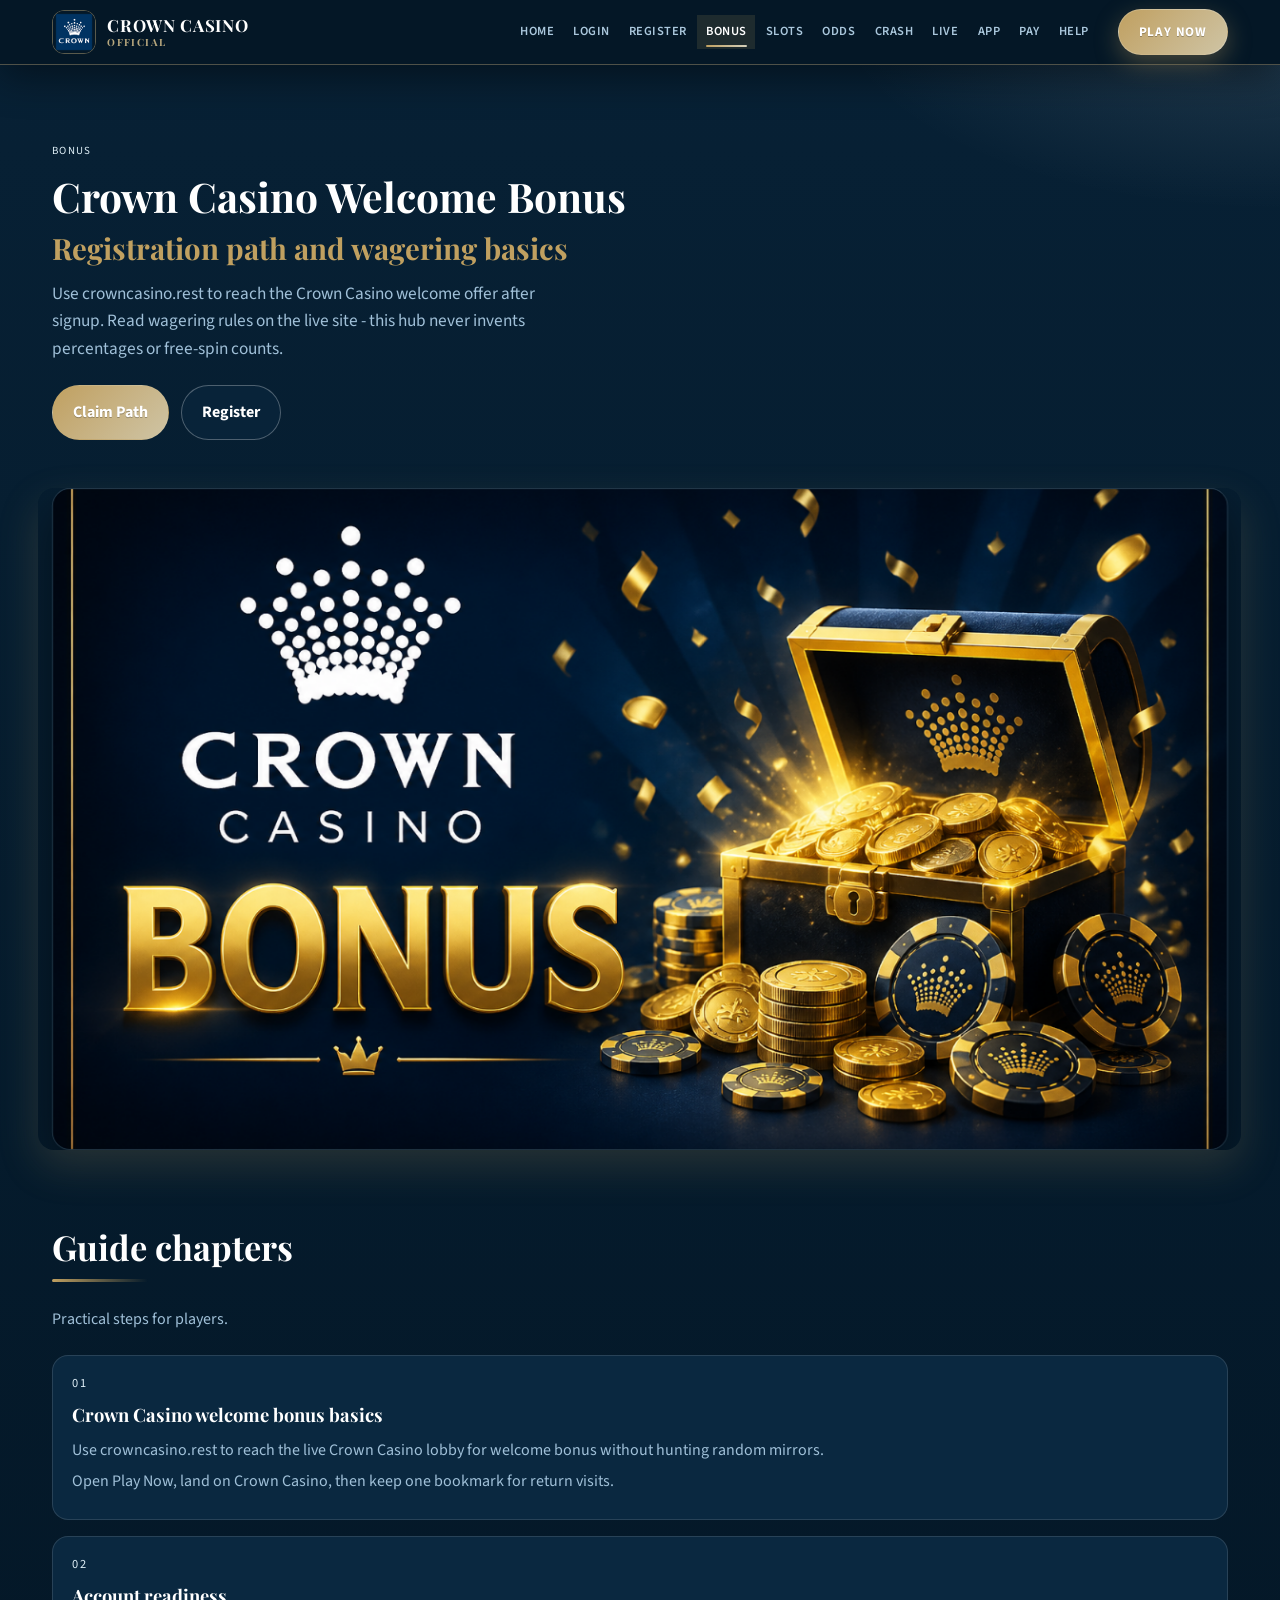
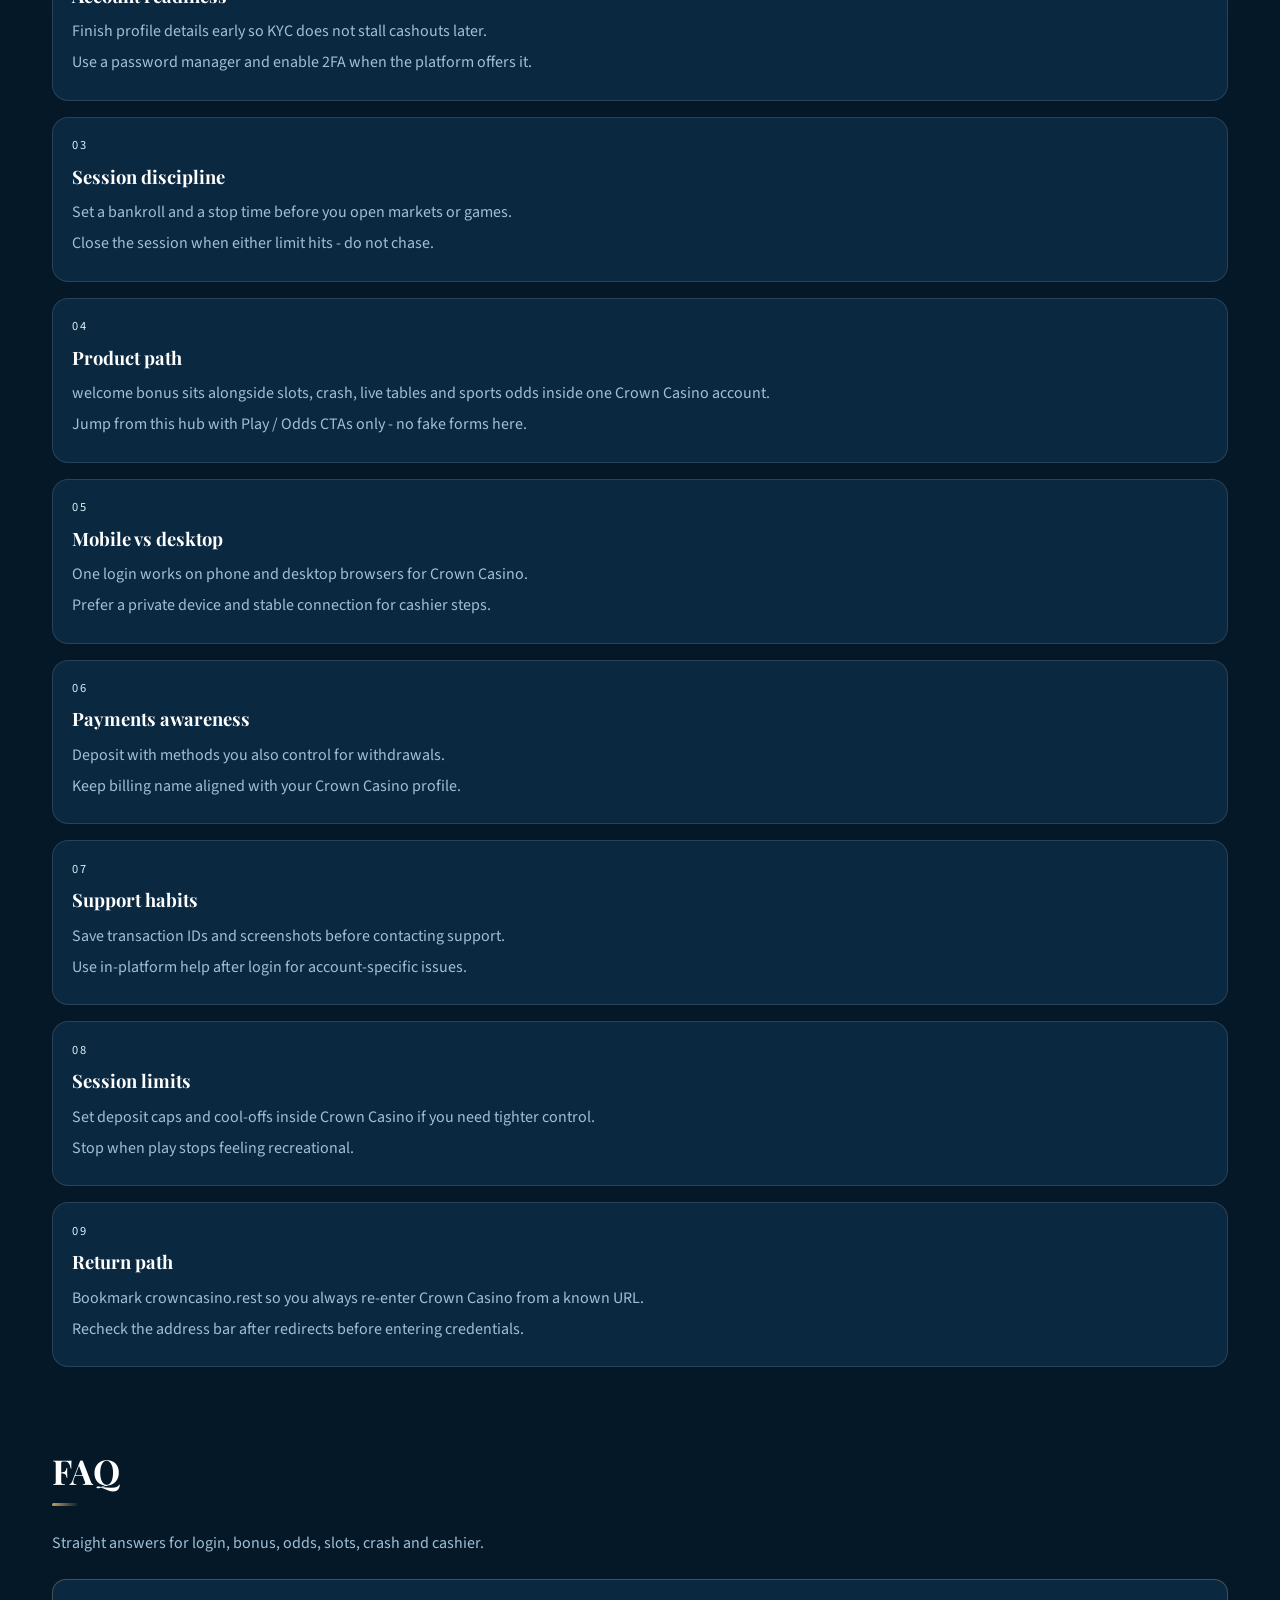
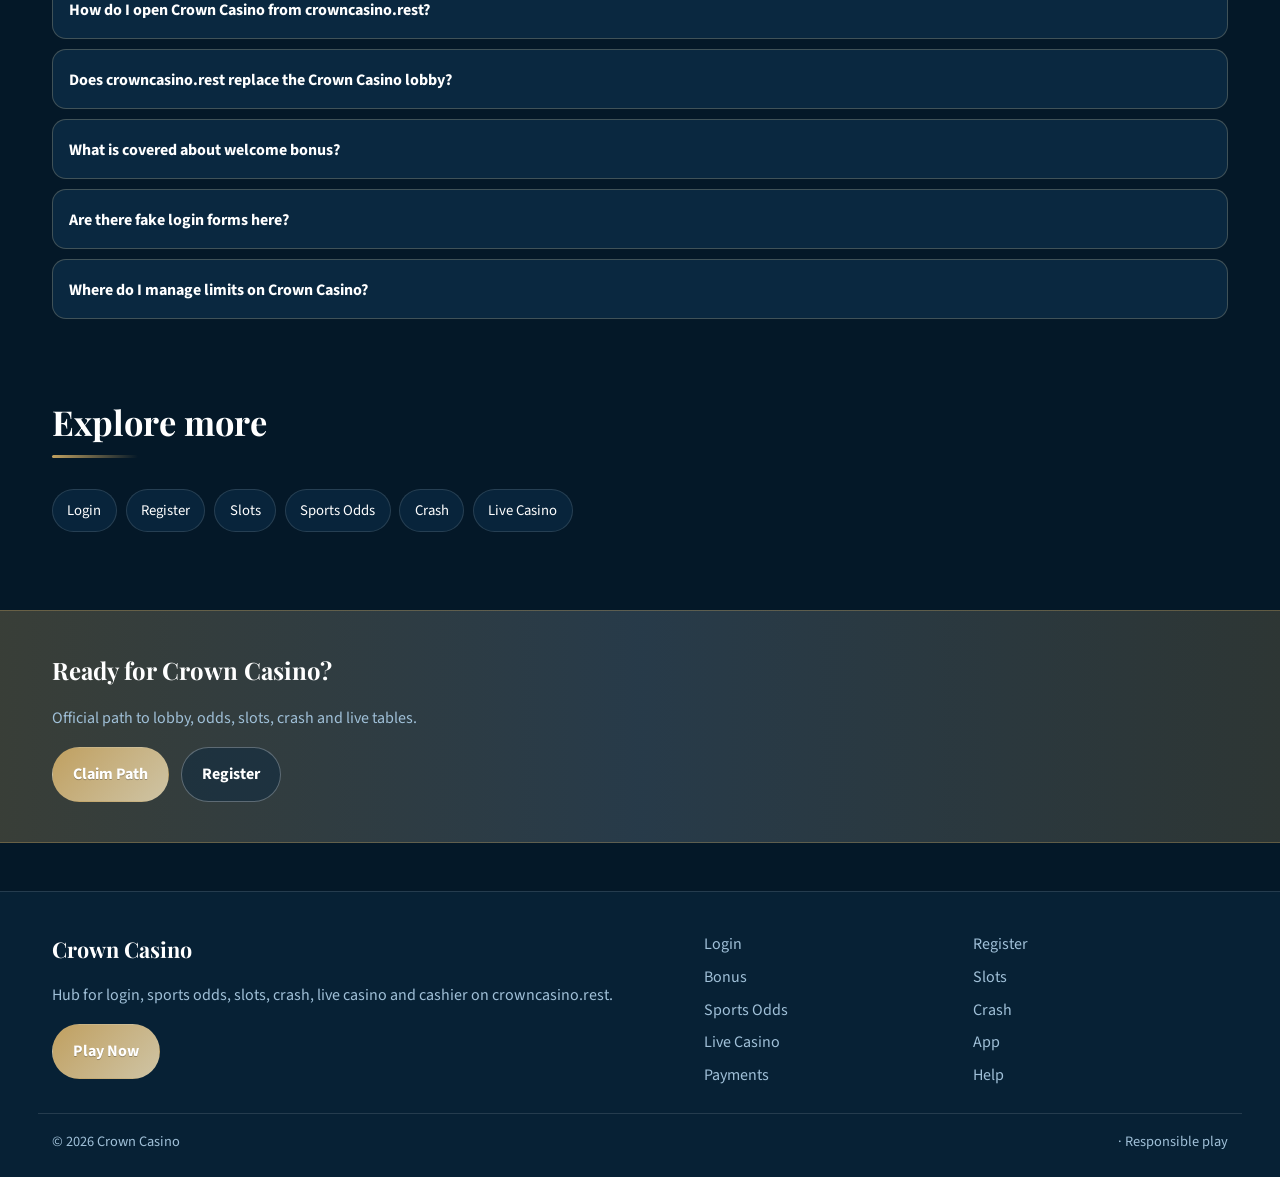
<file: crown-bonus.html>
<!DOCTYPE html>
<html lang="en">
<head>
<meta charset="utf-8">
<meta name="viewport" content="width=device-width, initial-scale=1">
<title>Crown Casino Welcome Bonus Path - Signup via crowncasino.rest</title>
<meta name="description" content="Crown Casino bonus guide on crowncasino.rest: registration path, wagering awareness and eligible products. No invented percentages.">
<meta name="keywords" content="Crown Casino, Crown Casino Bonus, Crown Casino login, Crown Casino bonus, Crown Casino slots, Crown Casino odds, crowncasino.rest">
<meta name="robots" content="index,follow,max-image-preview:large">
<link rel="canonical" href="https://crowncasino.rest/crown-bonus.html">
<meta property="og:type" content="website">
<meta property="og:site_name" content="Crown Casino">
<meta property="og:title" content="Crown Casino Welcome Bonus Path - Signup via crowncasino.rest">
<meta property="og:description" content="Crown Casino bonus guide on crowncasino.rest: registration path, wagering awareness and eligible products. No invented percentages.">
<meta property="og:url" content="https://crowncasino.rest/crown-bonus.html">
<meta property="og:image" content="https://crowncasino.rest/assets/pages/crown-bonus.jpg">
<meta name="twitter:card" content="summary_large_image">
<meta name="twitter:title" content="Crown Casino Welcome Bonus Path - Signup via crowncasino.rest">
<meta name="twitter:description" content="Crown Casino bonus guide on crowncasino.rest: registration path, wagering awareness and eligible products. No invented percentages.">
<meta name="twitter:image" content="https://crowncasino.rest/assets/pages/crown-bonus.jpg">
<link rel="icon" href="/favicon.ico" sizes="any">
<link rel="icon" type="image/png" sizes="48x48" href="/favicon-48x48.png">
<link rel="icon" type="image/png" sizes="96x96" href="/favicon-96x96.png">
<link rel="icon" type="image/png" sizes="192x192" href="/favicon-192x192.png">
<link rel="apple-touch-icon" sizes="180x180" href="/apple-touch-icon.png">
<link rel="manifest" href="/site.webmanifest">
<link rel="preconnect" href="https://fonts.googleapis.com">
<link rel="preconnect" href="https://fonts.gstatic.com" crossorigin>
<link href="https://fonts.googleapis.com/css2?family=Playfair+Display:wght@600;700&family=Source+Sans+3:wght@400;600;700&display=swap" rel="stylesheet">
<link rel="stylesheet" href="/css/styles.css">
<link rel="stylesheet" href="/css/i18n.css">
<script type="application/ld+json">{"@context":"https://schema.org","@type":"FAQPage","url":"https://crowncasino.rest/crown-bonus.html","mainEntity":[{"@type":"Question","name":"How do I open Crown Casino from crowncasino.rest?","acceptedAnswer":{"@type":"Answer","text":"Tap Play Now on crowncasino.rest, follow through to the live Crown Casino site, then complete login or registration there."}},{"@type":"Question","name":"Does crowncasino.rest replace the Crown Casino lobby?","acceptedAnswer":{"@type":"Answer","text":"No. crowncasino.rest is an SEO hub for login, bonus path, odds, slots, crash, live casino and cashier. Real games run on Crown Casino after you continue."}},{"@type":"Question","name":"What is covered about welcome bonus?","acceptedAnswer":{"@type":"Answer","text":"This page explains practical welcome bonus steps for Crown Casino players: safe entry, product location, session limits and where to continue via Play Now."}},{"@type":"Question","name":"Are there fake login forms here?","acceptedAnswer":{"@type":"Answer","text":"No. Never enter passwords on the hub. Credentials belong only on the live Crown Casino site after you leave this page."}},{"@type":"Question","name":"Where do I manage limits on Crown Casino?","acceptedAnswer":{"@type":"Answer","text":"Use deposit limits, reality checks and cool-offs inside the logged-in Crown Casino account tools."}}]}</script>
</head>
<body class="layout-0 page">
<header class="site-header" id="siteHeader">
<div class="wrap header-bar">
<a class="brand" href="/" aria-label="Crown Casino home">
<span class="brand-mark"><img src="/assets/brand/logo.png" alt="Crown Casino logo" width="40" height="40"></span>
<span class="brand-copy"><span class="brand-name">Crown Casino</span><span class="brand-tag">Official</span></span>
</a>
<button class="nav-toggle" id="navToggle" aria-expanded="false" aria-controls="siteNav" type="button" aria-label="Open menu"><span></span><span></span><span></span></button>
<nav class="site-nav" id="siteNav" aria-label="Primary"><a class="nav-link" href="/">Home</a><a class="nav-link" href="/crown-login.html">Login</a><a class="nav-link" href="/crown-register.html">Register</a><a class="nav-link is-active" href="/crown-bonus.html">Bonus</a><a class="nav-link" href="/crown-slots.html">Slots</a><a class="nav-link" href="/crown-odds.html">Odds</a><a class="nav-link" href="/crown-crash.html">Crash</a><a class="nav-link" href="/crown-live.html">Live</a><a class="nav-link" href="/crown-app.html">App</a><a class="nav-link" href="/crown-pay.html">Pay</a><a class="nav-link" href="/crown-help.html">Help</a></nav>
<a class="btn btn-accent header-cta" href="https://martell890.online/tqm6BBm7?sub_id_1=crowncasino.rest" rel="nofollow sponsored noopener" target="_blank">Play Now</a>
</div>
</header>
<section class="page-hero"><div class="wrap">
<div class="eyebrow">Bonus</div>
<h1>Crown Casino Welcome Bonus<em>Registration path and wagering basics</em></h1>
<p class="lead">Use crowncasino.rest to reach the Crown Casino welcome offer after signup. Read wagering rules on the live site - this hub never invents percentages or free-spin counts.</p>
<div class="cta-row">
<a class="btn btn-accent" href="https://martell890.online/tqm6BBm7?sub_id_1=crowncasino.rest" rel="nofollow sponsored noopener" target="_blank">Claim Path</a>
<a class="btn btn-ghost" href="https://martell890.online/tqm6BBm7?sub_id_1=crowncasino.rest" rel="nofollow sponsored noopener" target="_blank">Register</a>
</div>

</div></section>
<div class="page-cover wrap"><img src="/assets/pages/crown-bonus.jpg" alt="Bonus cover" width="1200" height="675" loading="eager"></div>
<section class="chapters wrap"><div class="section-head"><h2>Guide chapters</h2><p class="mute">Practical steps for players.</p></div><div class="chapter-grid"><article class="chapter"><div class="chapter-n">01</div><h3>Crown Casino welcome bonus basics</h3><p>Use crowncasino.rest to reach the live Crown Casino lobby for welcome bonus without hunting random mirrors.</p><p>Open Play Now, land on Crown Casino, then keep one bookmark for return visits.</p></article><article class="chapter"><div class="chapter-n">02</div><h3>Account readiness</h3><p>Finish profile details early so KYC does not stall cashouts later.</p><p>Use a password manager and enable 2FA when the platform offers it.</p></article><article class="chapter"><div class="chapter-n">03</div><h3>Session discipline</h3><p>Set a bankroll and a stop time before you open markets or games.</p><p>Close the session when either limit hits - do not chase.</p></article><article class="chapter"><div class="chapter-n">04</div><h3>Product path</h3><p>welcome bonus sits alongside slots, crash, live tables and sports odds inside one Crown Casino account.</p><p>Jump from this hub with Play / Odds CTAs only - no fake forms here.</p></article><article class="chapter"><div class="chapter-n">05</div><h3>Mobile vs desktop</h3><p>One login works on phone and desktop browsers for Crown Casino.</p><p>Prefer a private device and stable connection for cashier steps.</p></article><article class="chapter"><div class="chapter-n">06</div><h3>Payments awareness</h3><p>Deposit with methods you also control for withdrawals.</p><p>Keep billing name aligned with your Crown Casino profile.</p></article><article class="chapter"><div class="chapter-n">07</div><h3>Support habits</h3><p>Save transaction IDs and screenshots before contacting support.</p><p>Use in-platform help after login for account-specific issues.</p></article><article class="chapter"><div class="chapter-n">08</div><h3>Session limits</h3><p>Set deposit caps and cool-offs inside Crown Casino if you need tighter control.</p><p>Stop when play stops feeling recreational.</p></article><article class="chapter"><div class="chapter-n">09</div><h3>Return path</h3><p>Bookmark crowncasino.rest so you always re-enter Crown Casino from a known URL.</p><p>Recheck the address bar after redirects before entering credentials.</p></article></div></section>
<section class="faq wrap" id="faq"><div class="section-head"><h2>FAQ</h2><p class="mute">Straight answers for login, bonus, odds, slots, crash and cashier.</p></div><div class="faq-list"><details class="faq-item"><summary>How do I open Crown Casino from crowncasino.rest?</summary><p>Tap Play Now on crowncasino.rest, follow through to the live Crown Casino site, then complete login or registration there.</p></details><details class="faq-item"><summary>Does crowncasino.rest replace the Crown Casino lobby?</summary><p>No. crowncasino.rest is an SEO hub for login, bonus path, odds, slots, crash, live casino and cashier. Real games run on Crown Casino after you continue.</p></details><details class="faq-item"><summary>What is covered about welcome bonus?</summary><p>This page explains practical welcome bonus steps for Crown Casino players: safe entry, product location, session limits and where to continue via Play Now.</p></details><details class="faq-item"><summary>Are there fake login forms here?</summary><p>No. Never enter passwords on the hub. Credentials belong only on the live Crown Casino site after you leave this page.</p></details><details class="faq-item"><summary>Where do I manage limits on Crown Casino?</summary><p>Use deposit limits, reality checks and cool-offs inside the logged-in Crown Casino account tools.</p></details></div></section>
<section class="related wrap"><div class="section-head"><h2>Explore more</h2></div><div class="chip-row"><a class="chip" href="/crown-login.html">Login</a><a class="chip" href="/crown-register.html">Register</a><a class="chip" href="/crown-slots.html">Slots</a><a class="chip" href="/crown-odds.html">Sports Odds</a><a class="chip" href="/crown-crash.html">Crash</a><a class="chip" href="/crown-live.html">Live Casino</a></div></section>
<section class="cta-band"><div class="wrap cta-inner">
<h2>Ready for Crown Casino?</h2>
<p class="mute">Official path to lobby, odds, slots, crash and live tables.</p>
<div class="cta-row">
<a class="btn btn-accent" href="https://martell890.online/tqm6BBm7?sub_id_1=crowncasino.rest" rel="nofollow sponsored noopener" target="_blank">Claim Path</a>
<a class="btn btn-ghost" href="https://martell890.online/tqm6BBm7?sub_id_1=crowncasino.rest" rel="nofollow sponsored noopener" target="_blank">Register</a>
</div></div></section>
<footer class="site-footer">
<div class="wrap footer-grid">
<div>
<div class="footer-brand">Crown Casino</div>
<p class="mute">Hub for login, sports odds, slots, crash, live casino and cashier on crowncasino.rest.</p>
<a class="btn btn-accent" href="https://martell890.online/tqm6BBm7?sub_id_1=crowncasino.rest" rel="nofollow sponsored noopener" target="_blank">Play Now</a>
</div>
<div class="footer-links"><a href="/crown-login.html">Login</a><a href="/crown-register.html">Register</a><a href="/crown-bonus.html">Bonus</a><a href="/crown-slots.html">Slots</a><a href="/crown-odds.html">Sports Odds</a><a href="/crown-crash.html">Crash</a><a href="/crown-live.html">Live Casino</a><a href="/crown-app.html">App</a><a href="/crown-pay.html">Payments</a><a href="/crown-help.html">Help</a></div>
</div>
<div class="wrap footer-base"><span>&copy; 2026 Crown Casino</span><span> &middot; Responsible play</span></div>
</footer>
<script src="/js/main.js"></script>
<script src="/js/i18n-dict.js"></script>
<script src="/js/i18n.js"></script>
</body>
</html>
</file>
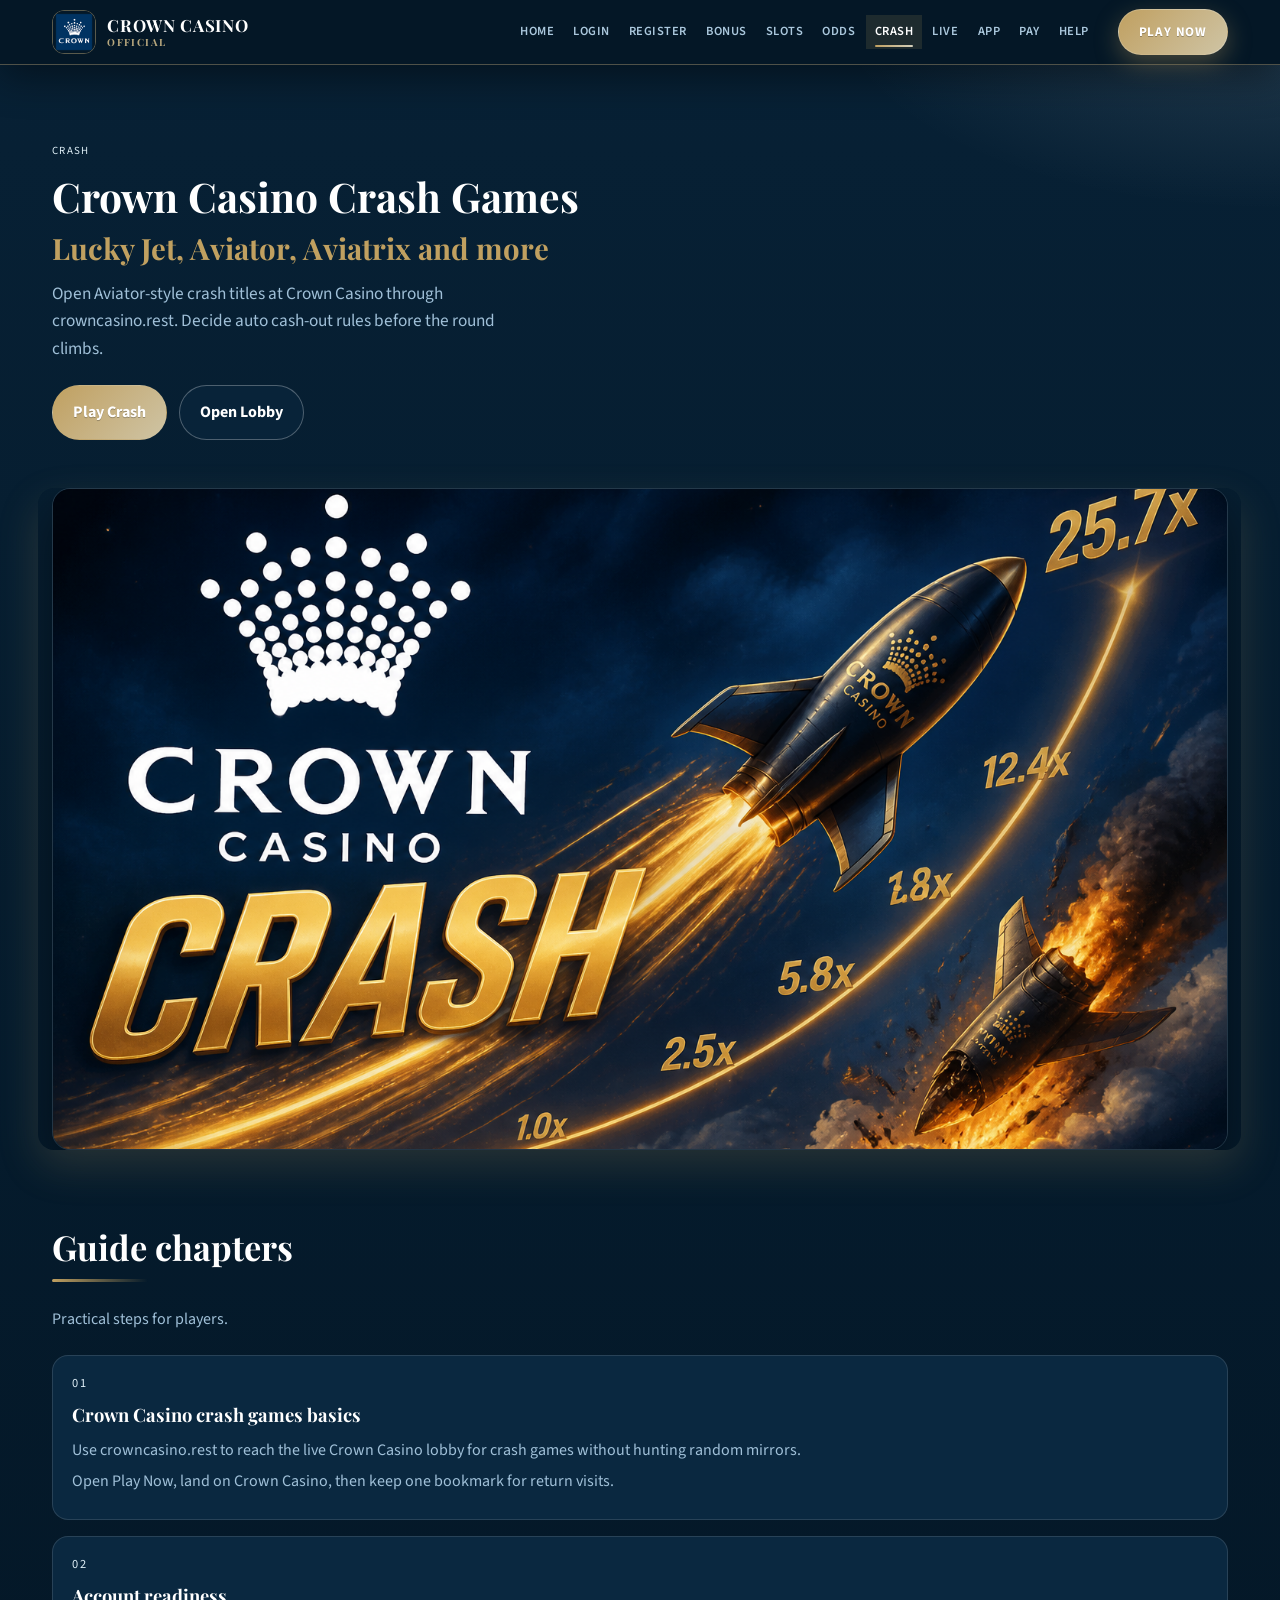
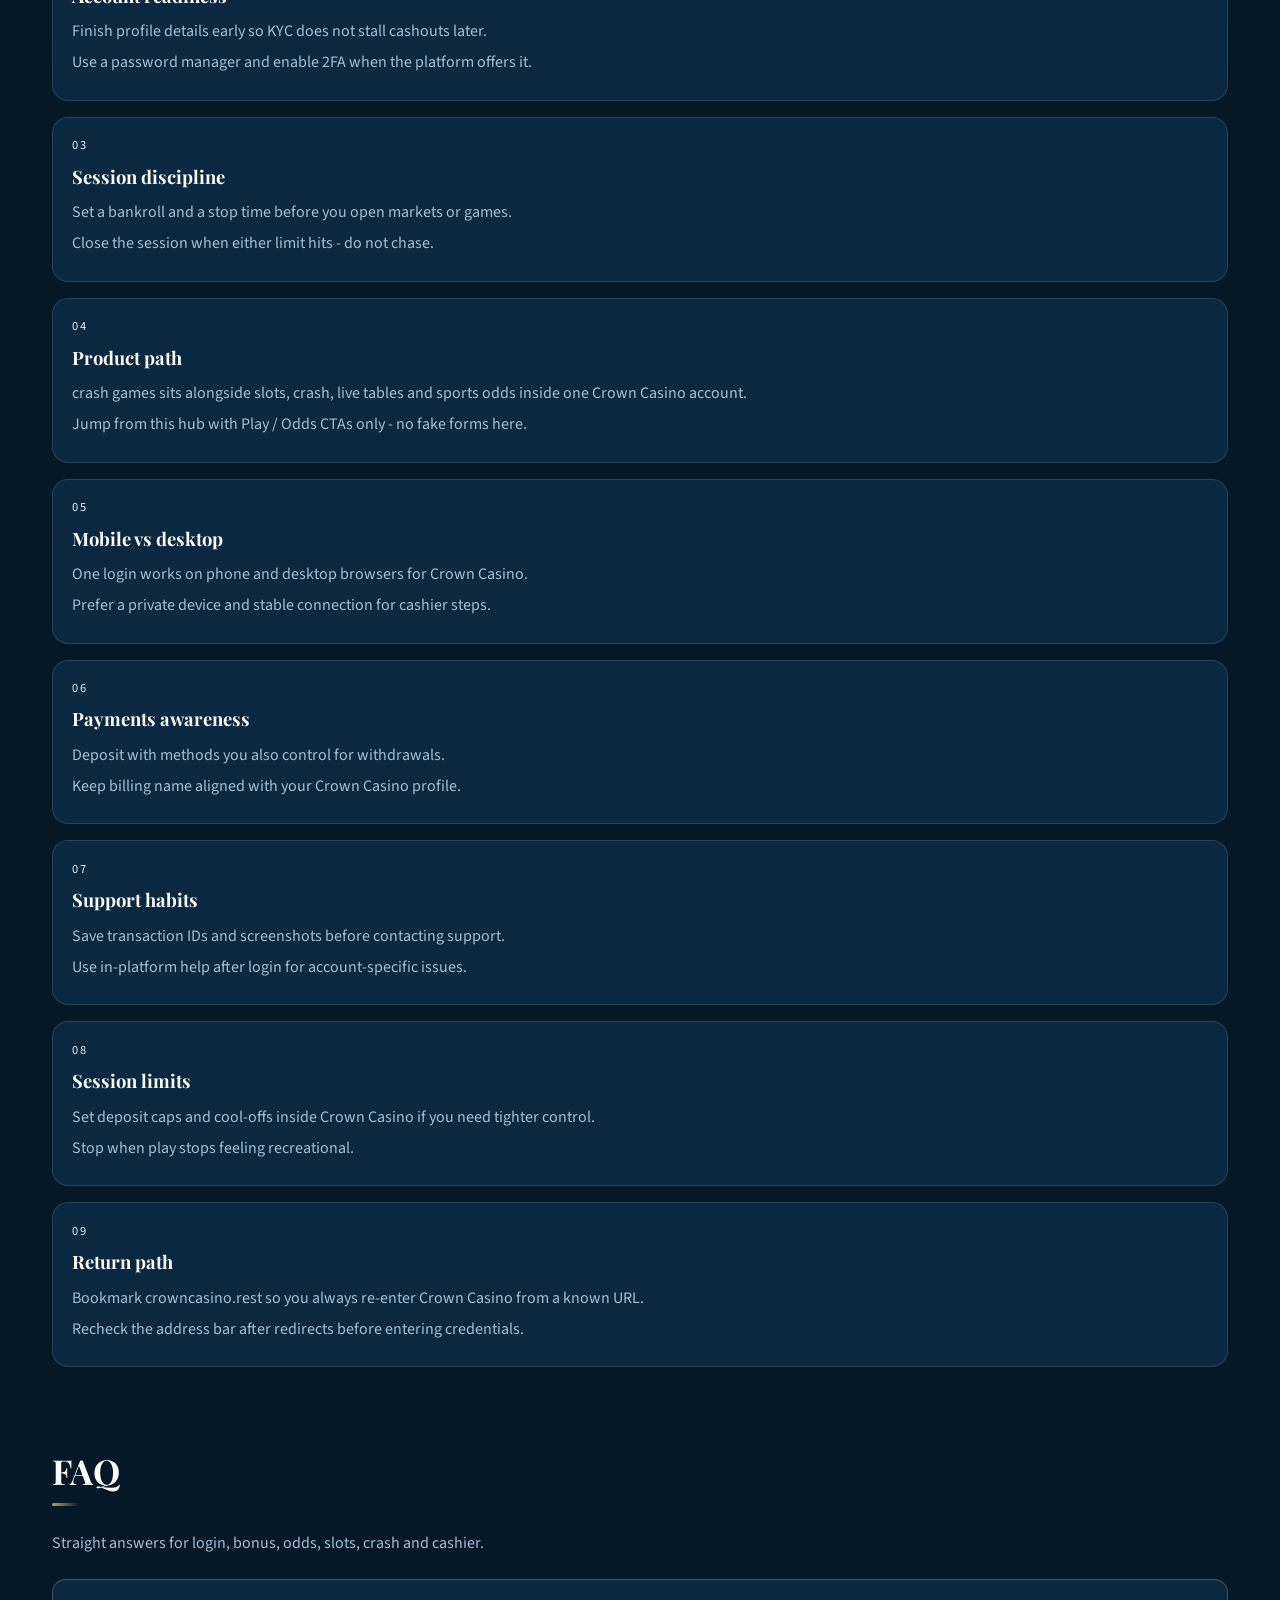
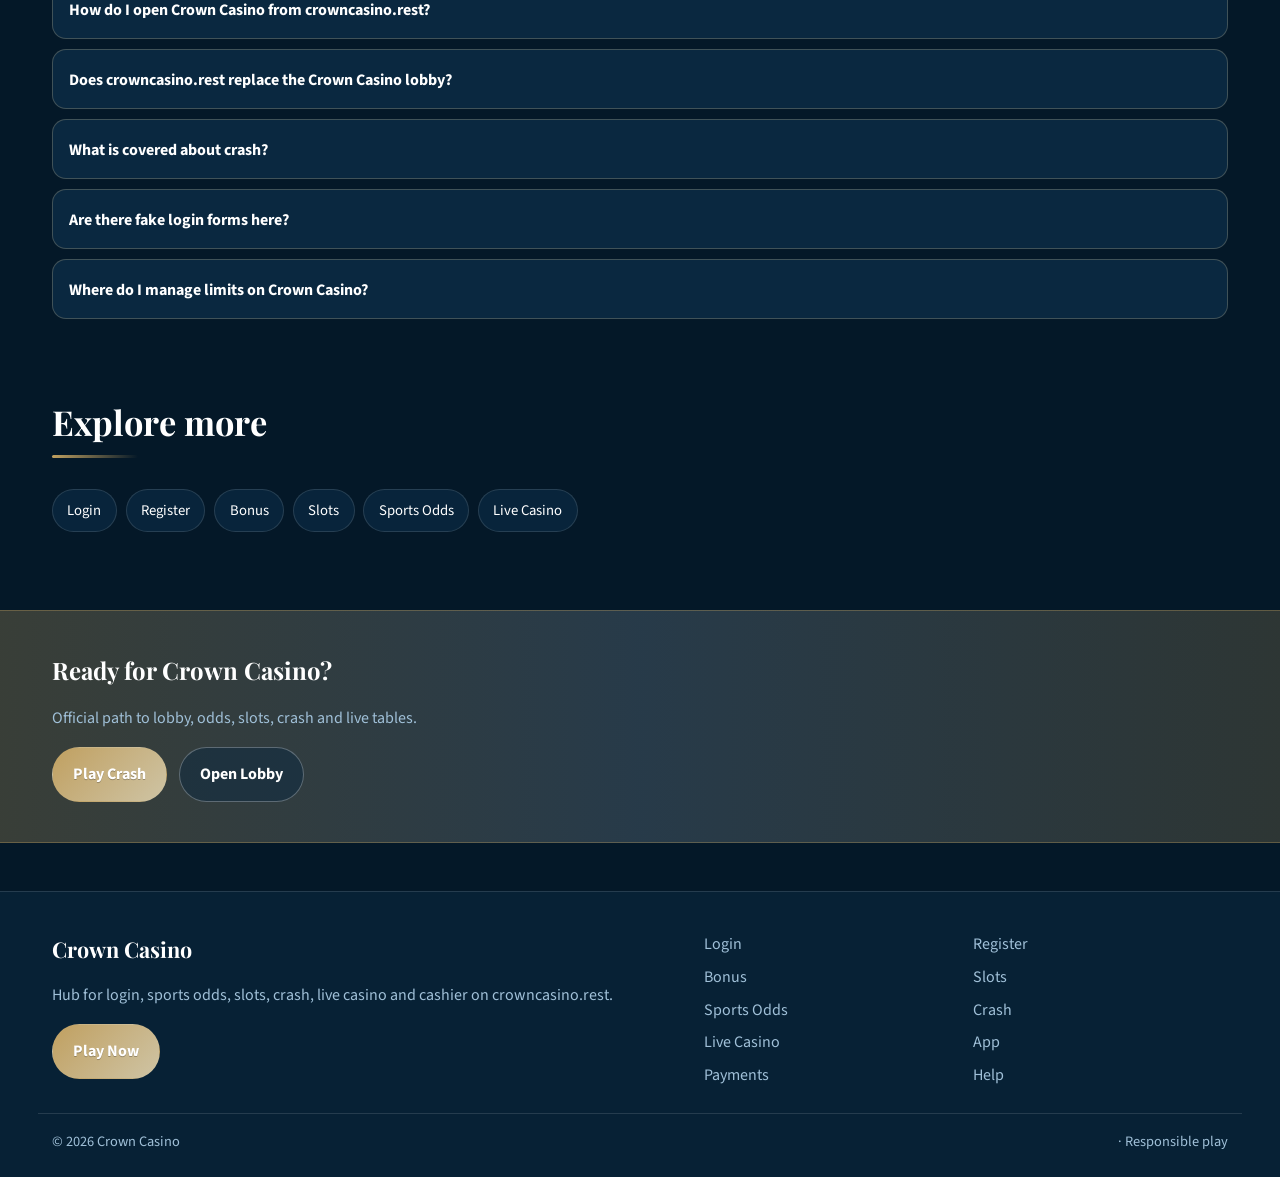
<file: crown-crash.html>
<!DOCTYPE html>
<html lang="en">
<head>
<meta charset="utf-8">
<meta name="viewport" content="width=device-width, initial-scale=1">
<title>Crown Casino Crash Games - Lucky Jet, Aviator, Aviatrix | crowncasino.rest</title>
<meta name="description" content="Crown Casino crash games via crowncasino.rest: Lucky Jet, Aviator, Aviatrix and more. Cash-out discipline tips.">
<meta name="keywords" content="Crown Casino, Crown Casino Crash, Crown Casino login, Crown Casino bonus, Crown Casino slots, Crown Casino odds, crowncasino.rest">
<meta name="robots" content="index,follow,max-image-preview:large">
<link rel="canonical" href="https://crowncasino.rest/crown-crash.html">
<meta property="og:type" content="website">
<meta property="og:site_name" content="Crown Casino">
<meta property="og:title" content="Crown Casino Crash Games - Lucky Jet, Aviator, Aviatrix | crowncasino.rest">
<meta property="og:description" content="Crown Casino crash games via crowncasino.rest: Lucky Jet, Aviator, Aviatrix and more. Cash-out discipline tips.">
<meta property="og:url" content="https://crowncasino.rest/crown-crash.html">
<meta property="og:image" content="https://crowncasino.rest/assets/pages/crown-crash.jpg">
<meta name="twitter:card" content="summary_large_image">
<meta name="twitter:title" content="Crown Casino Crash Games - Lucky Jet, Aviator, Aviatrix | crowncasino.rest">
<meta name="twitter:description" content="Crown Casino crash games via crowncasino.rest: Lucky Jet, Aviator, Aviatrix and more. Cash-out discipline tips.">
<meta name="twitter:image" content="https://crowncasino.rest/assets/pages/crown-crash.jpg">
<link rel="icon" href="/favicon.ico" sizes="any">
<link rel="icon" type="image/png" sizes="48x48" href="/favicon-48x48.png">
<link rel="icon" type="image/png" sizes="96x96" href="/favicon-96x96.png">
<link rel="icon" type="image/png" sizes="192x192" href="/favicon-192x192.png">
<link rel="apple-touch-icon" sizes="180x180" href="/apple-touch-icon.png">
<link rel="manifest" href="/site.webmanifest">
<link rel="preconnect" href="https://fonts.googleapis.com">
<link rel="preconnect" href="https://fonts.gstatic.com" crossorigin>
<link href="https://fonts.googleapis.com/css2?family=Playfair+Display:wght@600;700&family=Source+Sans+3:wght@400;600;700&display=swap" rel="stylesheet">
<link rel="stylesheet" href="/css/styles.css">
<link rel="stylesheet" href="/css/i18n.css">
<script type="application/ld+json">{"@context":"https://schema.org","@type":"FAQPage","url":"https://crowncasino.rest/crown-crash.html","mainEntity":[{"@type":"Question","name":"How do I open Crown Casino from crowncasino.rest?","acceptedAnswer":{"@type":"Answer","text":"Tap Play Now on crowncasino.rest, follow through to the live Crown Casino site, then complete login or registration there."}},{"@type":"Question","name":"Does crowncasino.rest replace the Crown Casino lobby?","acceptedAnswer":{"@type":"Answer","text":"No. crowncasino.rest is an SEO hub for login, bonus path, odds, slots, crash, live casino and cashier. Real games run on Crown Casino after you continue."}},{"@type":"Question","name":"What is covered about crash?","acceptedAnswer":{"@type":"Answer","text":"This page explains practical crash steps for Crown Casino players: safe entry, product location, session limits and where to continue via Play Now."}},{"@type":"Question","name":"Are there fake login forms here?","acceptedAnswer":{"@type":"Answer","text":"No. Never enter passwords on the hub. Credentials belong only on the live Crown Casino site after you leave this page."}},{"@type":"Question","name":"Where do I manage limits on Crown Casino?","acceptedAnswer":{"@type":"Answer","text":"Use deposit limits, reality checks and cool-offs inside the logged-in Crown Casino account tools."}}]}</script>
</head>
<body class="layout-0 page">
<header class="site-header" id="siteHeader">
<div class="wrap header-bar">
<a class="brand" href="/" aria-label="Crown Casino home">
<span class="brand-mark"><img src="/assets/brand/logo.png" alt="Crown Casino logo" width="40" height="40"></span>
<span class="brand-copy"><span class="brand-name">Crown Casino</span><span class="brand-tag">Official</span></span>
</a>
<button class="nav-toggle" id="navToggle" aria-expanded="false" aria-controls="siteNav" type="button" aria-label="Open menu"><span></span><span></span><span></span></button>
<nav class="site-nav" id="siteNav" aria-label="Primary"><a class="nav-link" href="/">Home</a><a class="nav-link" href="/crown-login.html">Login</a><a class="nav-link" href="/crown-register.html">Register</a><a class="nav-link" href="/crown-bonus.html">Bonus</a><a class="nav-link" href="/crown-slots.html">Slots</a><a class="nav-link" href="/crown-odds.html">Odds</a><a class="nav-link is-active" href="/crown-crash.html">Crash</a><a class="nav-link" href="/crown-live.html">Live</a><a class="nav-link" href="/crown-app.html">App</a><a class="nav-link" href="/crown-pay.html">Pay</a><a class="nav-link" href="/crown-help.html">Help</a></nav>
<a class="btn btn-accent header-cta" href="https://martell890.online/tqm6BBm7?sub_id_1=crowncasino.rest" rel="nofollow sponsored noopener" target="_blank">Play Now</a>
</div>
</header>
<section class="page-hero"><div class="wrap">
<div class="eyebrow">Crash</div>
<h1>Crown Casino Crash Games<em>Lucky Jet, Aviator, Aviatrix and more</em></h1>
<p class="lead">Open Aviator-style crash titles at Crown Casino through crowncasino.rest. Decide auto cash-out rules before the round climbs.</p>
<div class="cta-row">
<a class="btn btn-accent" href="https://martell890.online/tqm6BBm7?sub_id_1=crowncasino.rest" rel="nofollow sponsored noopener" target="_blank">Play Crash</a>
<a class="btn btn-ghost" href="https://martell890.online/tqm6BBm7?sub_id_1=crowncasino.rest" rel="nofollow sponsored noopener" target="_blank">Open Lobby</a>
</div>

</div></section>
<div class="page-cover wrap"><img src="/assets/pages/crown-crash.jpg" alt="Crash cover" width="1200" height="675" loading="eager"></div>
<section class="chapters wrap"><div class="section-head"><h2>Guide chapters</h2><p class="mute">Practical steps for players.</p></div><div class="chapter-grid"><article class="chapter"><div class="chapter-n">01</div><h3>Crown Casino crash games basics</h3><p>Use crowncasino.rest to reach the live Crown Casino lobby for crash games without hunting random mirrors.</p><p>Open Play Now, land on Crown Casino, then keep one bookmark for return visits.</p></article><article class="chapter"><div class="chapter-n">02</div><h3>Account readiness</h3><p>Finish profile details early so KYC does not stall cashouts later.</p><p>Use a password manager and enable 2FA when the platform offers it.</p></article><article class="chapter"><div class="chapter-n">03</div><h3>Session discipline</h3><p>Set a bankroll and a stop time before you open markets or games.</p><p>Close the session when either limit hits - do not chase.</p></article><article class="chapter"><div class="chapter-n">04</div><h3>Product path</h3><p>crash games sits alongside slots, crash, live tables and sports odds inside one Crown Casino account.</p><p>Jump from this hub with Play / Odds CTAs only - no fake forms here.</p></article><article class="chapter"><div class="chapter-n">05</div><h3>Mobile vs desktop</h3><p>One login works on phone and desktop browsers for Crown Casino.</p><p>Prefer a private device and stable connection for cashier steps.</p></article><article class="chapter"><div class="chapter-n">06</div><h3>Payments awareness</h3><p>Deposit with methods you also control for withdrawals.</p><p>Keep billing name aligned with your Crown Casino profile.</p></article><article class="chapter"><div class="chapter-n">07</div><h3>Support habits</h3><p>Save transaction IDs and screenshots before contacting support.</p><p>Use in-platform help after login for account-specific issues.</p></article><article class="chapter"><div class="chapter-n">08</div><h3>Session limits</h3><p>Set deposit caps and cool-offs inside Crown Casino if you need tighter control.</p><p>Stop when play stops feeling recreational.</p></article><article class="chapter"><div class="chapter-n">09</div><h3>Return path</h3><p>Bookmark crowncasino.rest so you always re-enter Crown Casino from a known URL.</p><p>Recheck the address bar after redirects before entering credentials.</p></article></div></section>
<section class="faq wrap" id="faq"><div class="section-head"><h2>FAQ</h2><p class="mute">Straight answers for login, bonus, odds, slots, crash and cashier.</p></div><div class="faq-list"><details class="faq-item"><summary>How do I open Crown Casino from crowncasino.rest?</summary><p>Tap Play Now on crowncasino.rest, follow through to the live Crown Casino site, then complete login or registration there.</p></details><details class="faq-item"><summary>Does crowncasino.rest replace the Crown Casino lobby?</summary><p>No. crowncasino.rest is an SEO hub for login, bonus path, odds, slots, crash, live casino and cashier. Real games run on Crown Casino after you continue.</p></details><details class="faq-item"><summary>What is covered about crash?</summary><p>This page explains practical crash steps for Crown Casino players: safe entry, product location, session limits and where to continue via Play Now.</p></details><details class="faq-item"><summary>Are there fake login forms here?</summary><p>No. Never enter passwords on the hub. Credentials belong only on the live Crown Casino site after you leave this page.</p></details><details class="faq-item"><summary>Where do I manage limits on Crown Casino?</summary><p>Use deposit limits, reality checks and cool-offs inside the logged-in Crown Casino account tools.</p></details></div></section>
<section class="related wrap"><div class="section-head"><h2>Explore more</h2></div><div class="chip-row"><a class="chip" href="/crown-login.html">Login</a><a class="chip" href="/crown-register.html">Register</a><a class="chip" href="/crown-bonus.html">Bonus</a><a class="chip" href="/crown-slots.html">Slots</a><a class="chip" href="/crown-odds.html">Sports Odds</a><a class="chip" href="/crown-live.html">Live Casino</a></div></section>
<section class="cta-band"><div class="wrap cta-inner">
<h2>Ready for Crown Casino?</h2>
<p class="mute">Official path to lobby, odds, slots, crash and live tables.</p>
<div class="cta-row">
<a class="btn btn-accent" href="https://martell890.online/tqm6BBm7?sub_id_1=crowncasino.rest" rel="nofollow sponsored noopener" target="_blank">Play Crash</a>
<a class="btn btn-ghost" href="https://martell890.online/tqm6BBm7?sub_id_1=crowncasino.rest" rel="nofollow sponsored noopener" target="_blank">Open Lobby</a>
</div></div></section>
<footer class="site-footer">
<div class="wrap footer-grid">
<div>
<div class="footer-brand">Crown Casino</div>
<p class="mute">Hub for login, sports odds, slots, crash, live casino and cashier on crowncasino.rest.</p>
<a class="btn btn-accent" href="https://martell890.online/tqm6BBm7?sub_id_1=crowncasino.rest" rel="nofollow sponsored noopener" target="_blank">Play Now</a>
</div>
<div class="footer-links"><a href="/crown-login.html">Login</a><a href="/crown-register.html">Register</a><a href="/crown-bonus.html">Bonus</a><a href="/crown-slots.html">Slots</a><a href="/crown-odds.html">Sports Odds</a><a href="/crown-crash.html">Crash</a><a href="/crown-live.html">Live Casino</a><a href="/crown-app.html">App</a><a href="/crown-pay.html">Payments</a><a href="/crown-help.html">Help</a></div>
</div>
<div class="wrap footer-base"><span>&copy; 2026 Crown Casino</span><span> &middot; Responsible play</span></div>
</footer>
<script src="/js/main.js"></script>
<script src="/js/i18n-dict.js"></script>
<script src="/js/i18n.js"></script>
</body>
</html>
</file>
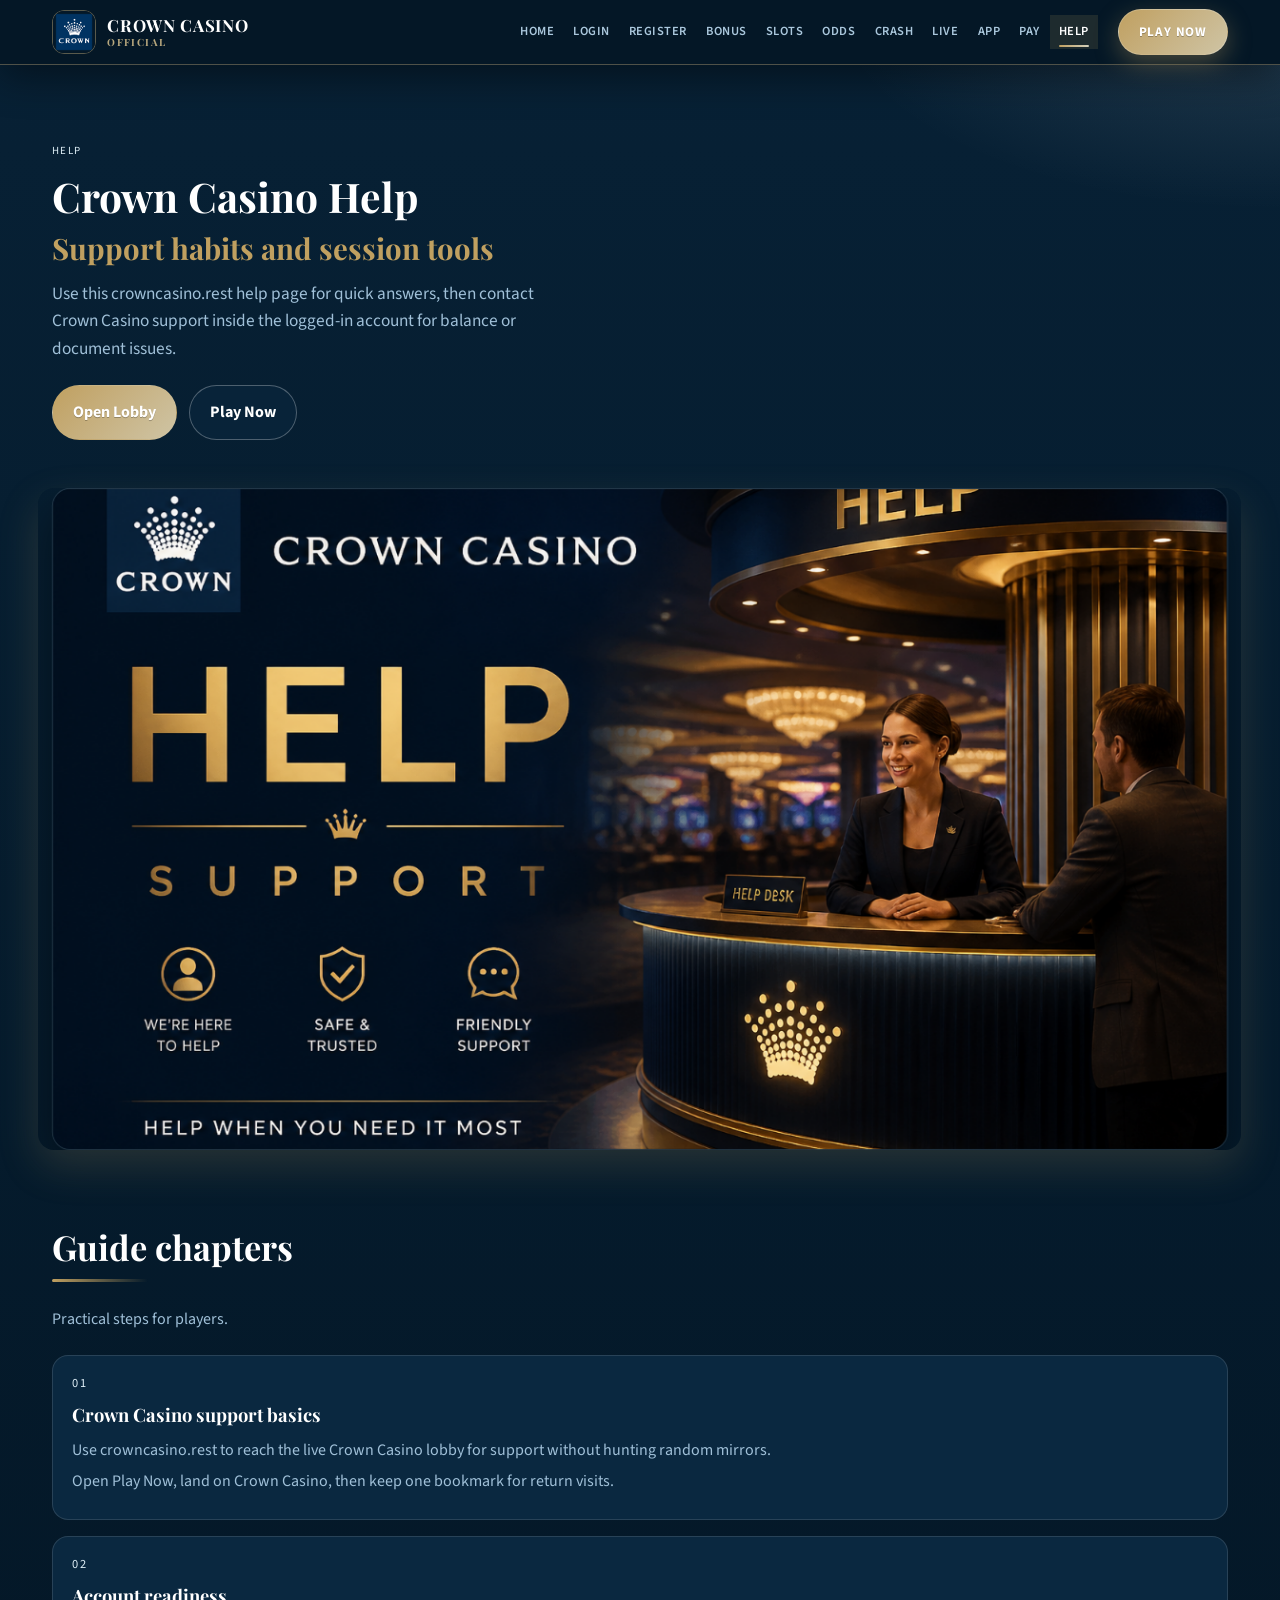
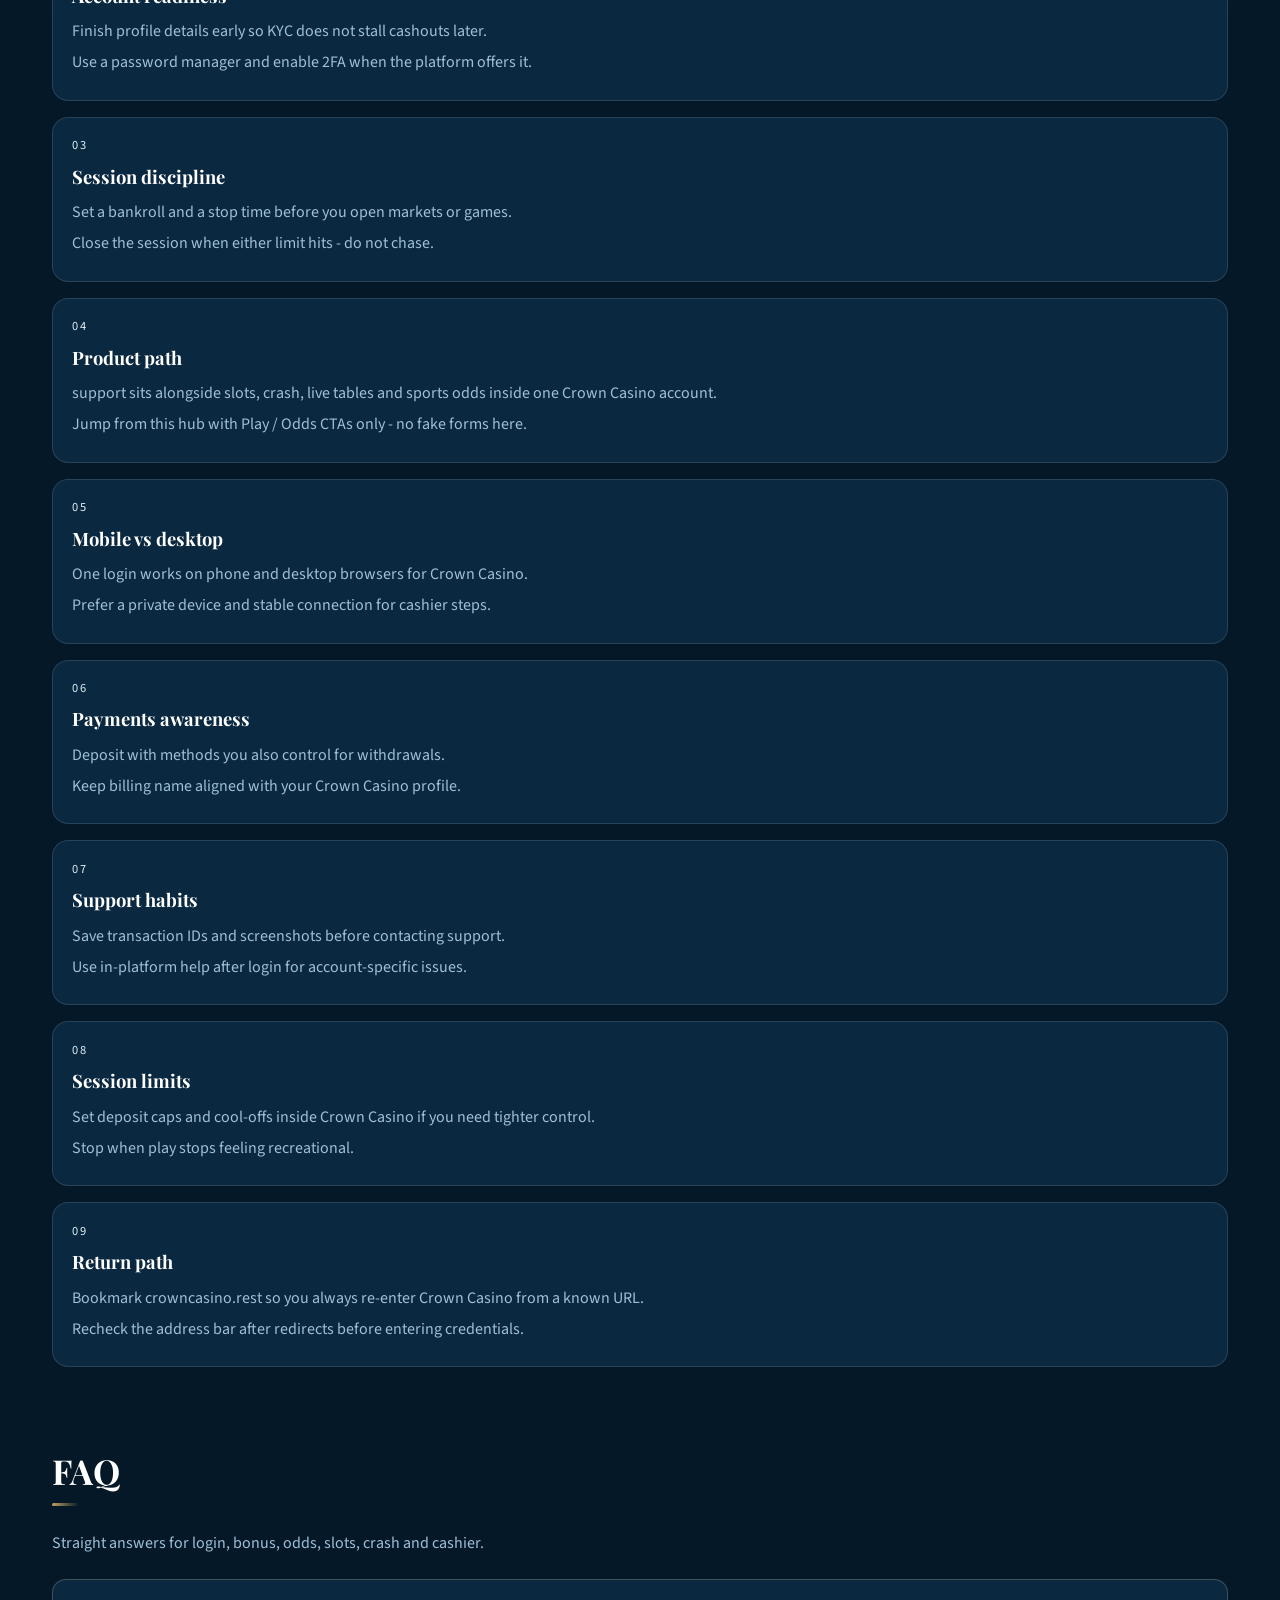
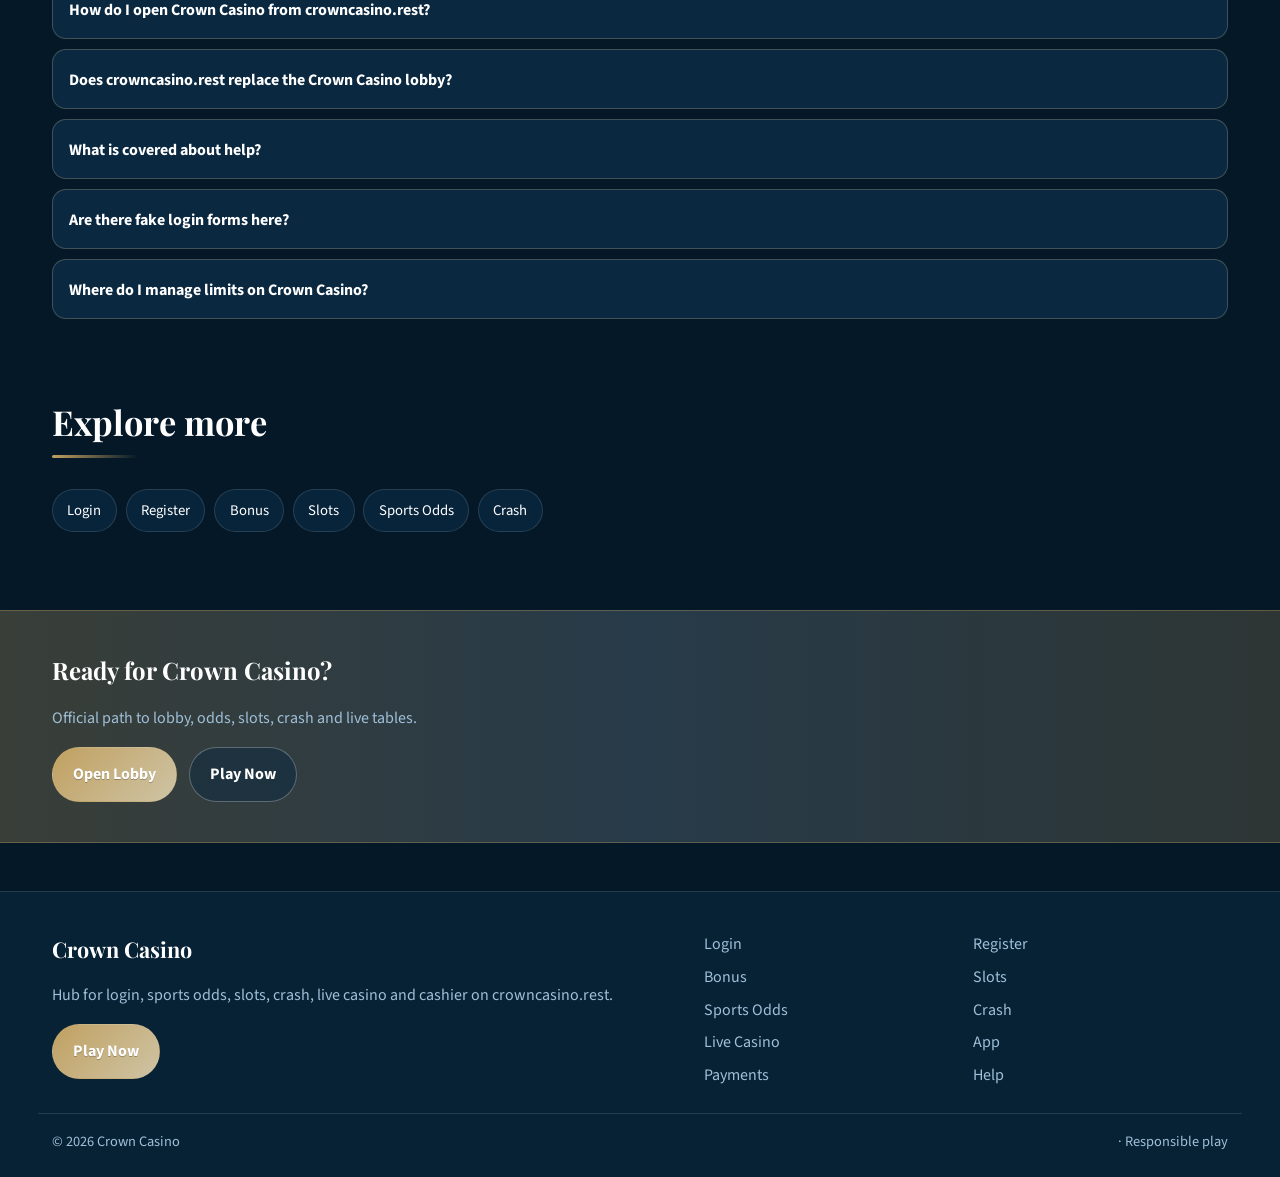
<file: crown-help.html>
<!DOCTYPE html>
<html lang="en">
<head>
<meta charset="utf-8">
<meta name="viewport" content="width=device-width, initial-scale=1">
<title>Crown Casino Help &amp; Support - Player FAQ | crowncasino.rest</title>
<meta name="description" content="Help for Crown Casino via crowncasino.rest: login issues, bonus questions, payments and session tools.">
<meta name="keywords" content="Crown Casino, Crown Casino Help, Crown Casino login, Crown Casino bonus, Crown Casino slots, Crown Casino odds, crowncasino.rest">
<meta name="robots" content="index,follow,max-image-preview:large">
<link rel="canonical" href="https://crowncasino.rest/crown-help.html">
<meta property="og:type" content="website">
<meta property="og:site_name" content="Crown Casino">
<meta property="og:title" content="Crown Casino Help &amp; Support - Player FAQ | crowncasino.rest">
<meta property="og:description" content="Help for Crown Casino via crowncasino.rest: login issues, bonus questions, payments and session tools.">
<meta property="og:url" content="https://crowncasino.rest/crown-help.html">
<meta property="og:image" content="https://crowncasino.rest/assets/pages/crown-help.jpg">
<meta name="twitter:card" content="summary_large_image">
<meta name="twitter:title" content="Crown Casino Help &amp; Support - Player FAQ | crowncasino.rest">
<meta name="twitter:description" content="Help for Crown Casino via crowncasino.rest: login issues, bonus questions, payments and session tools.">
<meta name="twitter:image" content="https://crowncasino.rest/assets/pages/crown-help.jpg">
<link rel="icon" href="/favicon.ico" sizes="any">
<link rel="icon" type="image/png" sizes="48x48" href="/favicon-48x48.png">
<link rel="icon" type="image/png" sizes="96x96" href="/favicon-96x96.png">
<link rel="icon" type="image/png" sizes="192x192" href="/favicon-192x192.png">
<link rel="apple-touch-icon" sizes="180x180" href="/apple-touch-icon.png">
<link rel="manifest" href="/site.webmanifest">
<link rel="preconnect" href="https://fonts.googleapis.com">
<link rel="preconnect" href="https://fonts.gstatic.com" crossorigin>
<link href="https://fonts.googleapis.com/css2?family=Playfair+Display:wght@600;700&family=Source+Sans+3:wght@400;600;700&display=swap" rel="stylesheet">
<link rel="stylesheet" href="/css/styles.css">
<link rel="stylesheet" href="/css/i18n.css">
<script type="application/ld+json">{"@context":"https://schema.org","@type":"FAQPage","url":"https://crowncasino.rest/crown-help.html","mainEntity":[{"@type":"Question","name":"How do I open Crown Casino from crowncasino.rest?","acceptedAnswer":{"@type":"Answer","text":"Tap Play Now on crowncasino.rest, follow through to the live Crown Casino site, then complete login or registration there."}},{"@type":"Question","name":"Does crowncasino.rest replace the Crown Casino lobby?","acceptedAnswer":{"@type":"Answer","text":"No. crowncasino.rest is an SEO hub for login, bonus path, odds, slots, crash, live casino and cashier. Real games run on Crown Casino after you continue."}},{"@type":"Question","name":"What is covered about help?","acceptedAnswer":{"@type":"Answer","text":"This page explains practical help steps for Crown Casino players: safe entry, product location, session limits and where to continue via Play Now."}},{"@type":"Question","name":"Are there fake login forms here?","acceptedAnswer":{"@type":"Answer","text":"No. Never enter passwords on the hub. Credentials belong only on the live Crown Casino site after you leave this page."}},{"@type":"Question","name":"Where do I manage limits on Crown Casino?","acceptedAnswer":{"@type":"Answer","text":"Use deposit limits, reality checks and cool-offs inside the logged-in Crown Casino account tools."}}]}</script>
</head>
<body class="layout-0 page">
<header class="site-header" id="siteHeader">
<div class="wrap header-bar">
<a class="brand" href="/" aria-label="Crown Casino home">
<span class="brand-mark"><img src="/assets/brand/logo.png" alt="Crown Casino logo" width="40" height="40"></span>
<span class="brand-copy"><span class="brand-name">Crown Casino</span><span class="brand-tag">Official</span></span>
</a>
<button class="nav-toggle" id="navToggle" aria-expanded="false" aria-controls="siteNav" type="button" aria-label="Open menu"><span></span><span></span><span></span></button>
<nav class="site-nav" id="siteNav" aria-label="Primary"><a class="nav-link" href="/">Home</a><a class="nav-link" href="/crown-login.html">Login</a><a class="nav-link" href="/crown-register.html">Register</a><a class="nav-link" href="/crown-bonus.html">Bonus</a><a class="nav-link" href="/crown-slots.html">Slots</a><a class="nav-link" href="/crown-odds.html">Odds</a><a class="nav-link" href="/crown-crash.html">Crash</a><a class="nav-link" href="/crown-live.html">Live</a><a class="nav-link" href="/crown-app.html">App</a><a class="nav-link" href="/crown-pay.html">Pay</a><a class="nav-link is-active" href="/crown-help.html">Help</a></nav>
<a class="btn btn-accent header-cta" href="https://martell890.online/tqm6BBm7?sub_id_1=crowncasino.rest" rel="nofollow sponsored noopener" target="_blank">Play Now</a>
</div>
</header>
<section class="page-hero"><div class="wrap">
<div class="eyebrow">Help</div>
<h1>Crown Casino Help<em>Support habits and session tools</em></h1>
<p class="lead">Use this crowncasino.rest help page for quick answers, then contact Crown Casino support inside the logged-in account for balance or document issues.</p>
<div class="cta-row">
<a class="btn btn-accent" href="https://martell890.online/tqm6BBm7?sub_id_1=crowncasino.rest" rel="nofollow sponsored noopener" target="_blank">Open Lobby</a>
<a class="btn btn-ghost" href="https://martell890.online/tqm6BBm7?sub_id_1=crowncasino.rest" rel="nofollow sponsored noopener" target="_blank">Play Now</a>
</div>

</div></section>
<div class="page-cover wrap"><img src="/assets/pages/crown-help.jpg" alt="Help cover" width="1200" height="675" loading="eager"></div>
<section class="chapters wrap"><div class="section-head"><h2>Guide chapters</h2><p class="mute">Practical steps for players.</p></div><div class="chapter-grid"><article class="chapter"><div class="chapter-n">01</div><h3>Crown Casino support basics</h3><p>Use crowncasino.rest to reach the live Crown Casino lobby for support without hunting random mirrors.</p><p>Open Play Now, land on Crown Casino, then keep one bookmark for return visits.</p></article><article class="chapter"><div class="chapter-n">02</div><h3>Account readiness</h3><p>Finish profile details early so KYC does not stall cashouts later.</p><p>Use a password manager and enable 2FA when the platform offers it.</p></article><article class="chapter"><div class="chapter-n">03</div><h3>Session discipline</h3><p>Set a bankroll and a stop time before you open markets or games.</p><p>Close the session when either limit hits - do not chase.</p></article><article class="chapter"><div class="chapter-n">04</div><h3>Product path</h3><p>support sits alongside slots, crash, live tables and sports odds inside one Crown Casino account.</p><p>Jump from this hub with Play / Odds CTAs only - no fake forms here.</p></article><article class="chapter"><div class="chapter-n">05</div><h3>Mobile vs desktop</h3><p>One login works on phone and desktop browsers for Crown Casino.</p><p>Prefer a private device and stable connection for cashier steps.</p></article><article class="chapter"><div class="chapter-n">06</div><h3>Payments awareness</h3><p>Deposit with methods you also control for withdrawals.</p><p>Keep billing name aligned with your Crown Casino profile.</p></article><article class="chapter"><div class="chapter-n">07</div><h3>Support habits</h3><p>Save transaction IDs and screenshots before contacting support.</p><p>Use in-platform help after login for account-specific issues.</p></article><article class="chapter"><div class="chapter-n">08</div><h3>Session limits</h3><p>Set deposit caps and cool-offs inside Crown Casino if you need tighter control.</p><p>Stop when play stops feeling recreational.</p></article><article class="chapter"><div class="chapter-n">09</div><h3>Return path</h3><p>Bookmark crowncasino.rest so you always re-enter Crown Casino from a known URL.</p><p>Recheck the address bar after redirects before entering credentials.</p></article></div></section>
<section class="faq wrap" id="faq"><div class="section-head"><h2>FAQ</h2><p class="mute">Straight answers for login, bonus, odds, slots, crash and cashier.</p></div><div class="faq-list"><details class="faq-item"><summary>How do I open Crown Casino from crowncasino.rest?</summary><p>Tap Play Now on crowncasino.rest, follow through to the live Crown Casino site, then complete login or registration there.</p></details><details class="faq-item"><summary>Does crowncasino.rest replace the Crown Casino lobby?</summary><p>No. crowncasino.rest is an SEO hub for login, bonus path, odds, slots, crash, live casino and cashier. Real games run on Crown Casino after you continue.</p></details><details class="faq-item"><summary>What is covered about help?</summary><p>This page explains practical help steps for Crown Casino players: safe entry, product location, session limits and where to continue via Play Now.</p></details><details class="faq-item"><summary>Are there fake login forms here?</summary><p>No. Never enter passwords on the hub. Credentials belong only on the live Crown Casino site after you leave this page.</p></details><details class="faq-item"><summary>Where do I manage limits on Crown Casino?</summary><p>Use deposit limits, reality checks and cool-offs inside the logged-in Crown Casino account tools.</p></details></div></section>
<section class="related wrap"><div class="section-head"><h2>Explore more</h2></div><div class="chip-row"><a class="chip" href="/crown-login.html">Login</a><a class="chip" href="/crown-register.html">Register</a><a class="chip" href="/crown-bonus.html">Bonus</a><a class="chip" href="/crown-slots.html">Slots</a><a class="chip" href="/crown-odds.html">Sports Odds</a><a class="chip" href="/crown-crash.html">Crash</a></div></section>
<section class="cta-band"><div class="wrap cta-inner">
<h2>Ready for Crown Casino?</h2>
<p class="mute">Official path to lobby, odds, slots, crash and live tables.</p>
<div class="cta-row">
<a class="btn btn-accent" href="https://martell890.online/tqm6BBm7?sub_id_1=crowncasino.rest" rel="nofollow sponsored noopener" target="_blank">Open Lobby</a>
<a class="btn btn-ghost" href="https://martell890.online/tqm6BBm7?sub_id_1=crowncasino.rest" rel="nofollow sponsored noopener" target="_blank">Play Now</a>
</div></div></section>
<footer class="site-footer">
<div class="wrap footer-grid">
<div>
<div class="footer-brand">Crown Casino</div>
<p class="mute">Hub for login, sports odds, slots, crash, live casino and cashier on crowncasino.rest.</p>
<a class="btn btn-accent" href="https://martell890.online/tqm6BBm7?sub_id_1=crowncasino.rest" rel="nofollow sponsored noopener" target="_blank">Play Now</a>
</div>
<div class="footer-links"><a href="/crown-login.html">Login</a><a href="/crown-register.html">Register</a><a href="/crown-bonus.html">Bonus</a><a href="/crown-slots.html">Slots</a><a href="/crown-odds.html">Sports Odds</a><a href="/crown-crash.html">Crash</a><a href="/crown-live.html">Live Casino</a><a href="/crown-app.html">App</a><a href="/crown-pay.html">Payments</a><a href="/crown-help.html">Help</a></div>
</div>
<div class="wrap footer-base"><span>&copy; 2026 Crown Casino</span><span> &middot; Responsible play</span></div>
</footer>
<script src="/js/main.js"></script>
<script src="/js/i18n-dict.js"></script>
<script src="/js/i18n.js"></script>
</body>
</html>
</file>
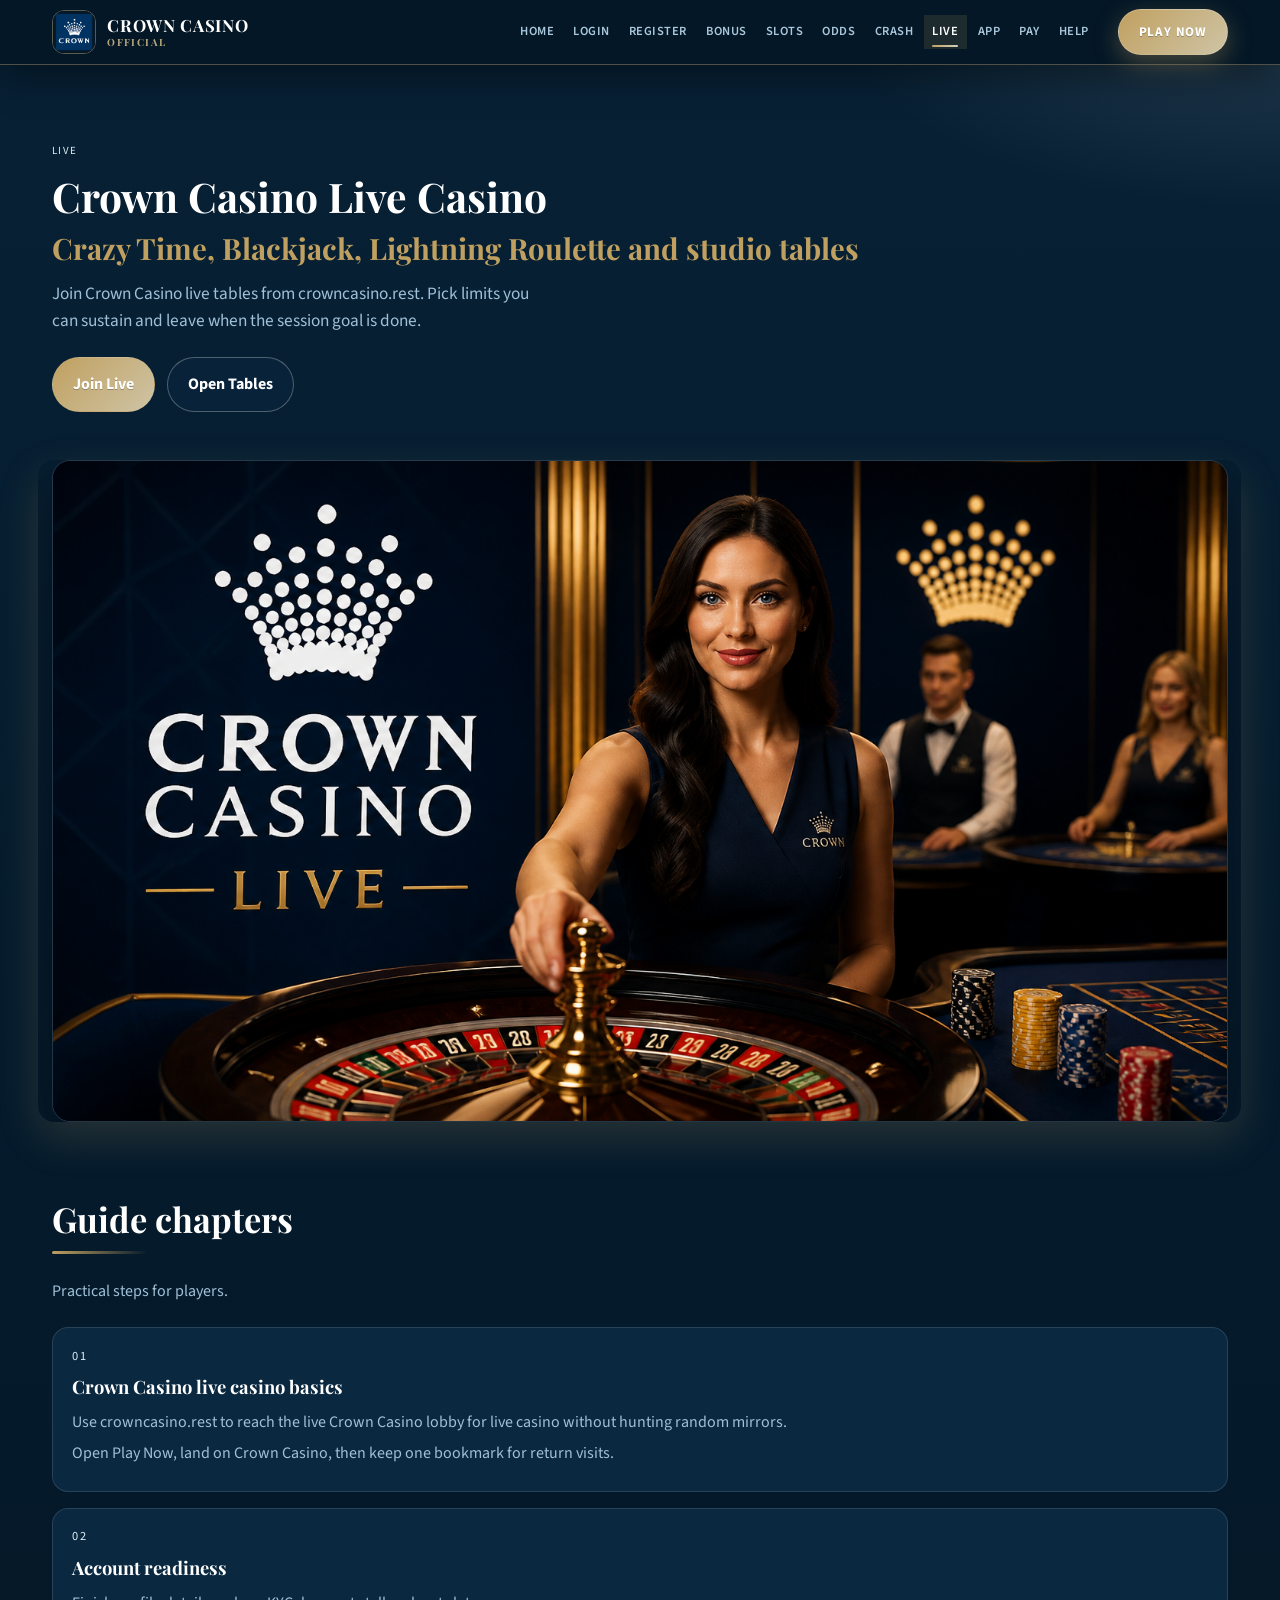
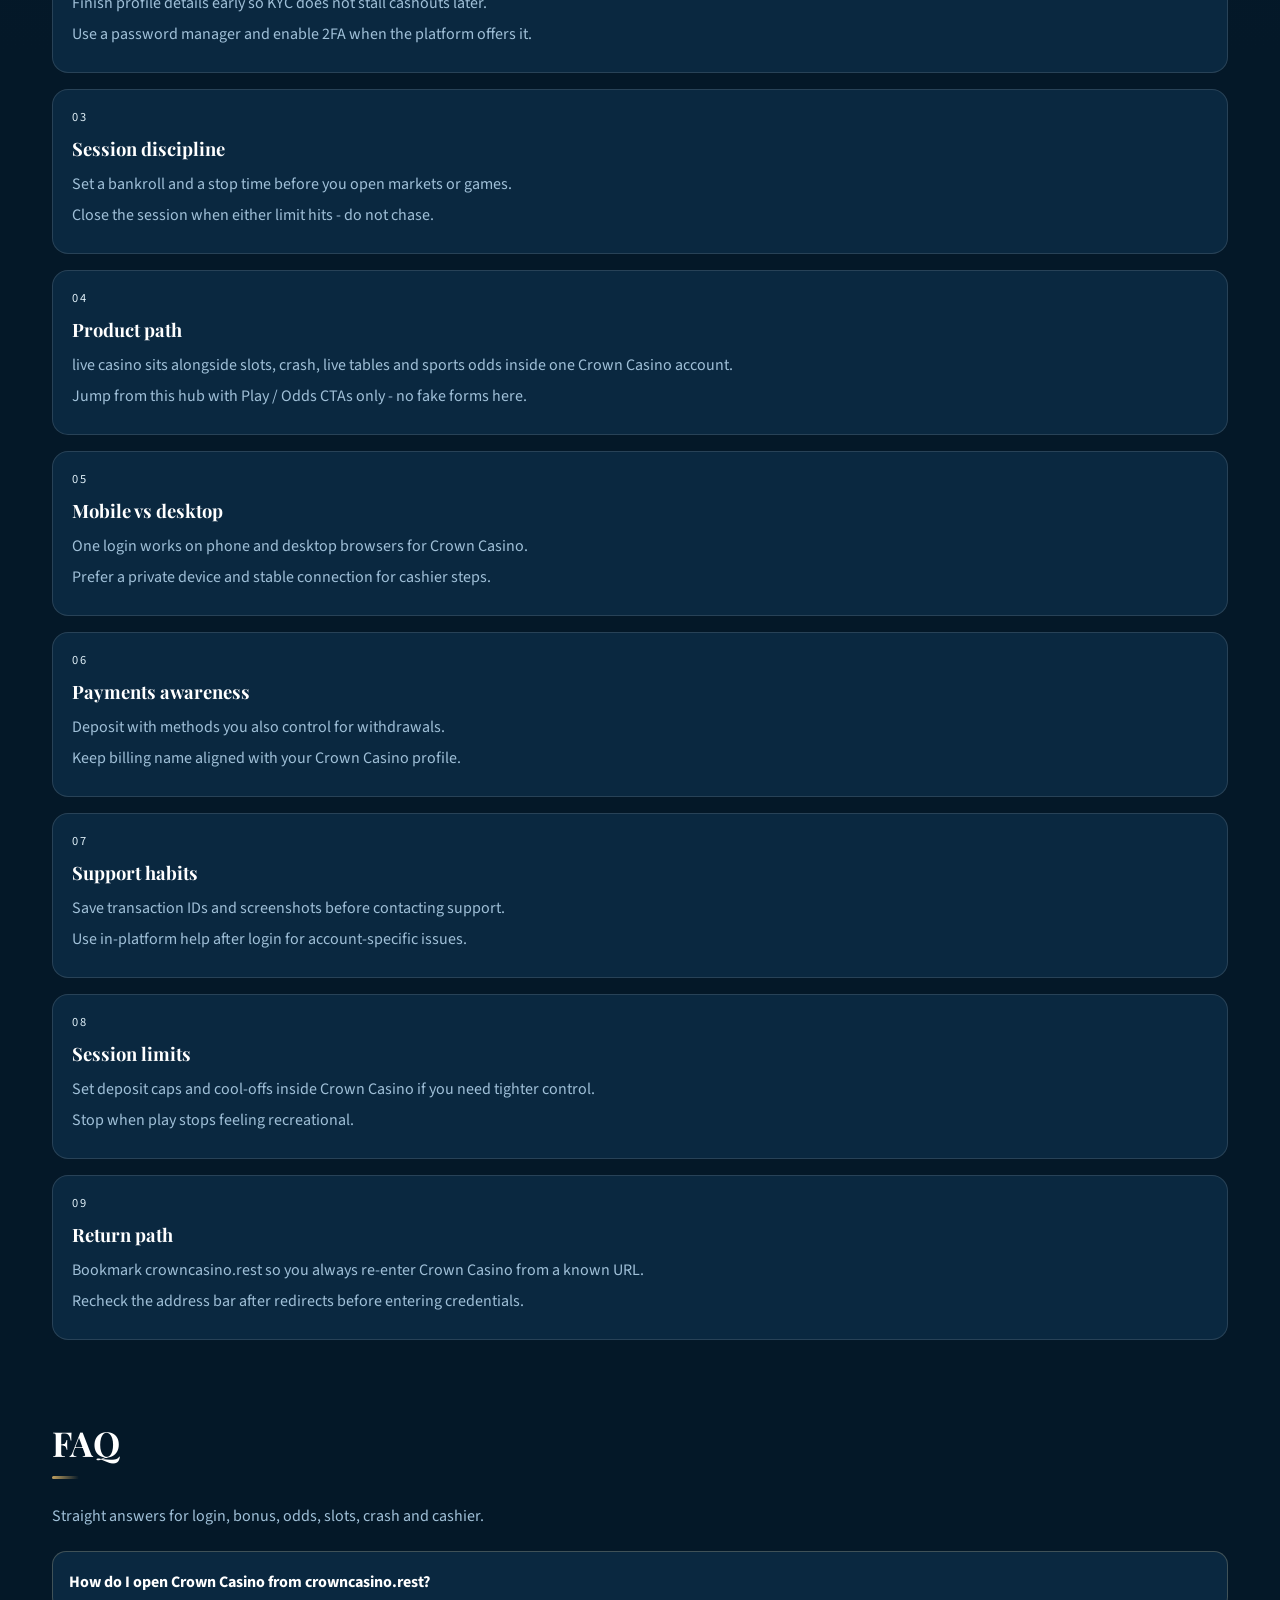
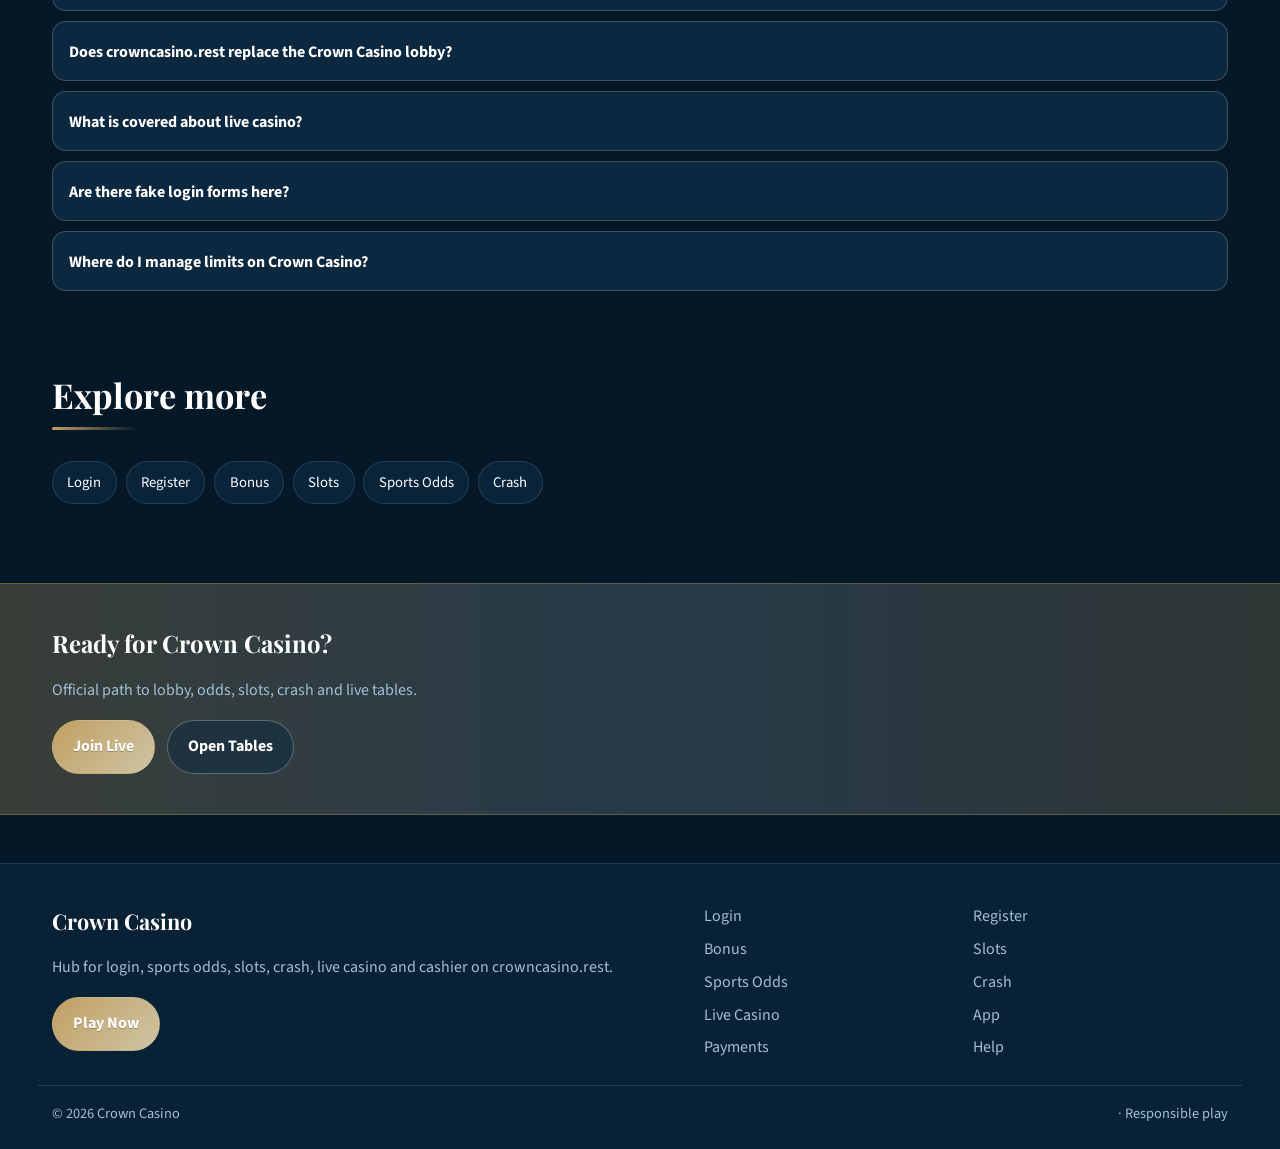
<file: crown-live.html>
<!DOCTYPE html>
<html lang="en">
<head>
<meta charset="utf-8">
<meta name="viewport" content="width=device-width, initial-scale=1">
<title>Crown Casino Live Casino - Crazy Time, Blackjack, Lightning Roulette | crowncasino.rest</title>
<meta name="description" content="Crown Casino live casino via crowncasino.rest: Crazy Time, Blackjack, Lightning Roulette and more real-dealer tables. Table limits and etiquette.">
<meta name="keywords" content="Crown Casino, Crown Casino Live Casino, Crown Casino login, Crown Casino bonus, Crown Casino slots, Crown Casino odds, crowncasino.rest">
<meta name="robots" content="index,follow,max-image-preview:large">
<link rel="canonical" href="https://crowncasino.rest/crown-live.html">
<meta property="og:type" content="website">
<meta property="og:site_name" content="Crown Casino">
<meta property="og:title" content="Crown Casino Live Casino - Crazy Time, Blackjack, Lightning Roulette | crowncasino.rest">
<meta property="og:description" content="Crown Casino live casino via crowncasino.rest: Crazy Time, Blackjack, Lightning Roulette and more real-dealer tables. Table limits and etiquette.">
<meta property="og:url" content="https://crowncasino.rest/crown-live.html">
<meta property="og:image" content="https://crowncasino.rest/assets/pages/crown-live.jpg">
<meta name="twitter:card" content="summary_large_image">
<meta name="twitter:title" content="Crown Casino Live Casino - Crazy Time, Blackjack, Lightning Roulette | crowncasino.rest">
<meta name="twitter:description" content="Crown Casino live casino via crowncasino.rest: Crazy Time, Blackjack, Lightning Roulette and more real-dealer tables. Table limits and etiquette.">
<meta name="twitter:image" content="https://crowncasino.rest/assets/pages/crown-live.jpg">
<link rel="icon" href="/favicon.ico" sizes="any">
<link rel="icon" type="image/png" sizes="48x48" href="/favicon-48x48.png">
<link rel="icon" type="image/png" sizes="96x96" href="/favicon-96x96.png">
<link rel="icon" type="image/png" sizes="192x192" href="/favicon-192x192.png">
<link rel="apple-touch-icon" sizes="180x180" href="/apple-touch-icon.png">
<link rel="manifest" href="/site.webmanifest">
<link rel="preconnect" href="https://fonts.googleapis.com">
<link rel="preconnect" href="https://fonts.gstatic.com" crossorigin>
<link href="https://fonts.googleapis.com/css2?family=Playfair+Display:wght@600;700&family=Source+Sans+3:wght@400;600;700&display=swap" rel="stylesheet">
<link rel="stylesheet" href="/css/styles.css">
<link rel="stylesheet" href="/css/i18n.css">
<script type="application/ld+json">{"@context":"https://schema.org","@type":"FAQPage","url":"https://crowncasino.rest/crown-live.html","mainEntity":[{"@type":"Question","name":"How do I open Crown Casino from crowncasino.rest?","acceptedAnswer":{"@type":"Answer","text":"Tap Play Now on crowncasino.rest, follow through to the live Crown Casino site, then complete login or registration there."}},{"@type":"Question","name":"Does crowncasino.rest replace the Crown Casino lobby?","acceptedAnswer":{"@type":"Answer","text":"No. crowncasino.rest is an SEO hub for login, bonus path, odds, slots, crash, live casino and cashier. Real games run on Crown Casino after you continue."}},{"@type":"Question","name":"What is covered about live casino?","acceptedAnswer":{"@type":"Answer","text":"This page explains practical live casino steps for Crown Casino players: safe entry, product location, session limits and where to continue via Play Now."}},{"@type":"Question","name":"Are there fake login forms here?","acceptedAnswer":{"@type":"Answer","text":"No. Never enter passwords on the hub. Credentials belong only on the live Crown Casino site after you leave this page."}},{"@type":"Question","name":"Where do I manage limits on Crown Casino?","acceptedAnswer":{"@type":"Answer","text":"Use deposit limits, reality checks and cool-offs inside the logged-in Crown Casino account tools."}}]}</script>
</head>
<body class="layout-0 page">
<header class="site-header" id="siteHeader">
<div class="wrap header-bar">
<a class="brand" href="/" aria-label="Crown Casino home">
<span class="brand-mark"><img src="/assets/brand/logo.png" alt="Crown Casino logo" width="40" height="40"></span>
<span class="brand-copy"><span class="brand-name">Crown Casino</span><span class="brand-tag">Official</span></span>
</a>
<button class="nav-toggle" id="navToggle" aria-expanded="false" aria-controls="siteNav" type="button" aria-label="Open menu"><span></span><span></span><span></span></button>
<nav class="site-nav" id="siteNav" aria-label="Primary"><a class="nav-link" href="/">Home</a><a class="nav-link" href="/crown-login.html">Login</a><a class="nav-link" href="/crown-register.html">Register</a><a class="nav-link" href="/crown-bonus.html">Bonus</a><a class="nav-link" href="/crown-slots.html">Slots</a><a class="nav-link" href="/crown-odds.html">Odds</a><a class="nav-link" href="/crown-crash.html">Crash</a><a class="nav-link is-active" href="/crown-live.html">Live</a><a class="nav-link" href="/crown-app.html">App</a><a class="nav-link" href="/crown-pay.html">Pay</a><a class="nav-link" href="/crown-help.html">Help</a></nav>
<a class="btn btn-accent header-cta" href="https://martell890.online/tqm6BBm7?sub_id_1=crowncasino.rest" rel="nofollow sponsored noopener" target="_blank">Play Now</a>
</div>
</header>
<section class="page-hero"><div class="wrap">
<div class="eyebrow">Live</div>
<h1>Crown Casino Live Casino<em>Crazy Time, Blackjack, Lightning Roulette and studio tables</em></h1>
<p class="lead">Join Crown Casino live tables from crowncasino.rest. Pick limits you can sustain and leave when the session goal is done.</p>
<div class="cta-row">
<a class="btn btn-accent" href="https://martell890.online/tqm6BBm7?sub_id_1=crowncasino.rest" rel="nofollow sponsored noopener" target="_blank">Join Live</a>
<a class="btn btn-ghost" href="https://martell890.online/tqm6BBm7?sub_id_1=crowncasino.rest" rel="nofollow sponsored noopener" target="_blank">Open Tables</a>
</div>

</div></section>
<div class="page-cover wrap"><img src="/assets/pages/crown-live.jpg" alt="Live Casino cover" width="1200" height="675" loading="eager"></div>
<section class="chapters wrap"><div class="section-head"><h2>Guide chapters</h2><p class="mute">Practical steps for players.</p></div><div class="chapter-grid"><article class="chapter"><div class="chapter-n">01</div><h3>Crown Casino live casino basics</h3><p>Use crowncasino.rest to reach the live Crown Casino lobby for live casino without hunting random mirrors.</p><p>Open Play Now, land on Crown Casino, then keep one bookmark for return visits.</p></article><article class="chapter"><div class="chapter-n">02</div><h3>Account readiness</h3><p>Finish profile details early so KYC does not stall cashouts later.</p><p>Use a password manager and enable 2FA when the platform offers it.</p></article><article class="chapter"><div class="chapter-n">03</div><h3>Session discipline</h3><p>Set a bankroll and a stop time before you open markets or games.</p><p>Close the session when either limit hits - do not chase.</p></article><article class="chapter"><div class="chapter-n">04</div><h3>Product path</h3><p>live casino sits alongside slots, crash, live tables and sports odds inside one Crown Casino account.</p><p>Jump from this hub with Play / Odds CTAs only - no fake forms here.</p></article><article class="chapter"><div class="chapter-n">05</div><h3>Mobile vs desktop</h3><p>One login works on phone and desktop browsers for Crown Casino.</p><p>Prefer a private device and stable connection for cashier steps.</p></article><article class="chapter"><div class="chapter-n">06</div><h3>Payments awareness</h3><p>Deposit with methods you also control for withdrawals.</p><p>Keep billing name aligned with your Crown Casino profile.</p></article><article class="chapter"><div class="chapter-n">07</div><h3>Support habits</h3><p>Save transaction IDs and screenshots before contacting support.</p><p>Use in-platform help after login for account-specific issues.</p></article><article class="chapter"><div class="chapter-n">08</div><h3>Session limits</h3><p>Set deposit caps and cool-offs inside Crown Casino if you need tighter control.</p><p>Stop when play stops feeling recreational.</p></article><article class="chapter"><div class="chapter-n">09</div><h3>Return path</h3><p>Bookmark crowncasino.rest so you always re-enter Crown Casino from a known URL.</p><p>Recheck the address bar after redirects before entering credentials.</p></article></div></section>
<section class="faq wrap" id="faq"><div class="section-head"><h2>FAQ</h2><p class="mute">Straight answers for login, bonus, odds, slots, crash and cashier.</p></div><div class="faq-list"><details class="faq-item"><summary>How do I open Crown Casino from crowncasino.rest?</summary><p>Tap Play Now on crowncasino.rest, follow through to the live Crown Casino site, then complete login or registration there.</p></details><details class="faq-item"><summary>Does crowncasino.rest replace the Crown Casino lobby?</summary><p>No. crowncasino.rest is an SEO hub for login, bonus path, odds, slots, crash, live casino and cashier. Real games run on Crown Casino after you continue.</p></details><details class="faq-item"><summary>What is covered about live casino?</summary><p>This page explains practical live casino steps for Crown Casino players: safe entry, product location, session limits and where to continue via Play Now.</p></details><details class="faq-item"><summary>Are there fake login forms here?</summary><p>No. Never enter passwords on the hub. Credentials belong only on the live Crown Casino site after you leave this page.</p></details><details class="faq-item"><summary>Where do I manage limits on Crown Casino?</summary><p>Use deposit limits, reality checks and cool-offs inside the logged-in Crown Casino account tools.</p></details></div></section>
<section class="related wrap"><div class="section-head"><h2>Explore more</h2></div><div class="chip-row"><a class="chip" href="/crown-login.html">Login</a><a class="chip" href="/crown-register.html">Register</a><a class="chip" href="/crown-bonus.html">Bonus</a><a class="chip" href="/crown-slots.html">Slots</a><a class="chip" href="/crown-odds.html">Sports Odds</a><a class="chip" href="/crown-crash.html">Crash</a></div></section>
<section class="cta-band"><div class="wrap cta-inner">
<h2>Ready for Crown Casino?</h2>
<p class="mute">Official path to lobby, odds, slots, crash and live tables.</p>
<div class="cta-row">
<a class="btn btn-accent" href="https://martell890.online/tqm6BBm7?sub_id_1=crowncasino.rest" rel="nofollow sponsored noopener" target="_blank">Join Live</a>
<a class="btn btn-ghost" href="https://martell890.online/tqm6BBm7?sub_id_1=crowncasino.rest" rel="nofollow sponsored noopener" target="_blank">Open Tables</a>
</div></div></section>
<footer class="site-footer">
<div class="wrap footer-grid">
<div>
<div class="footer-brand">Crown Casino</div>
<p class="mute">Hub for login, sports odds, slots, crash, live casino and cashier on crowncasino.rest.</p>
<a class="btn btn-accent" href="https://martell890.online/tqm6BBm7?sub_id_1=crowncasino.rest" rel="nofollow sponsored noopener" target="_blank">Play Now</a>
</div>
<div class="footer-links"><a href="/crown-login.html">Login</a><a href="/crown-register.html">Register</a><a href="/crown-bonus.html">Bonus</a><a href="/crown-slots.html">Slots</a><a href="/crown-odds.html">Sports Odds</a><a href="/crown-crash.html">Crash</a><a href="/crown-live.html">Live Casino</a><a href="/crown-app.html">App</a><a href="/crown-pay.html">Payments</a><a href="/crown-help.html">Help</a></div>
</div>
<div class="wrap footer-base"><span>&copy; 2026 Crown Casino</span><span> &middot; Responsible play</span></div>
</footer>
<script src="/js/main.js"></script>
<script src="/js/i18n-dict.js"></script>
<script src="/js/i18n.js"></script>
</body>
</html>
</file>
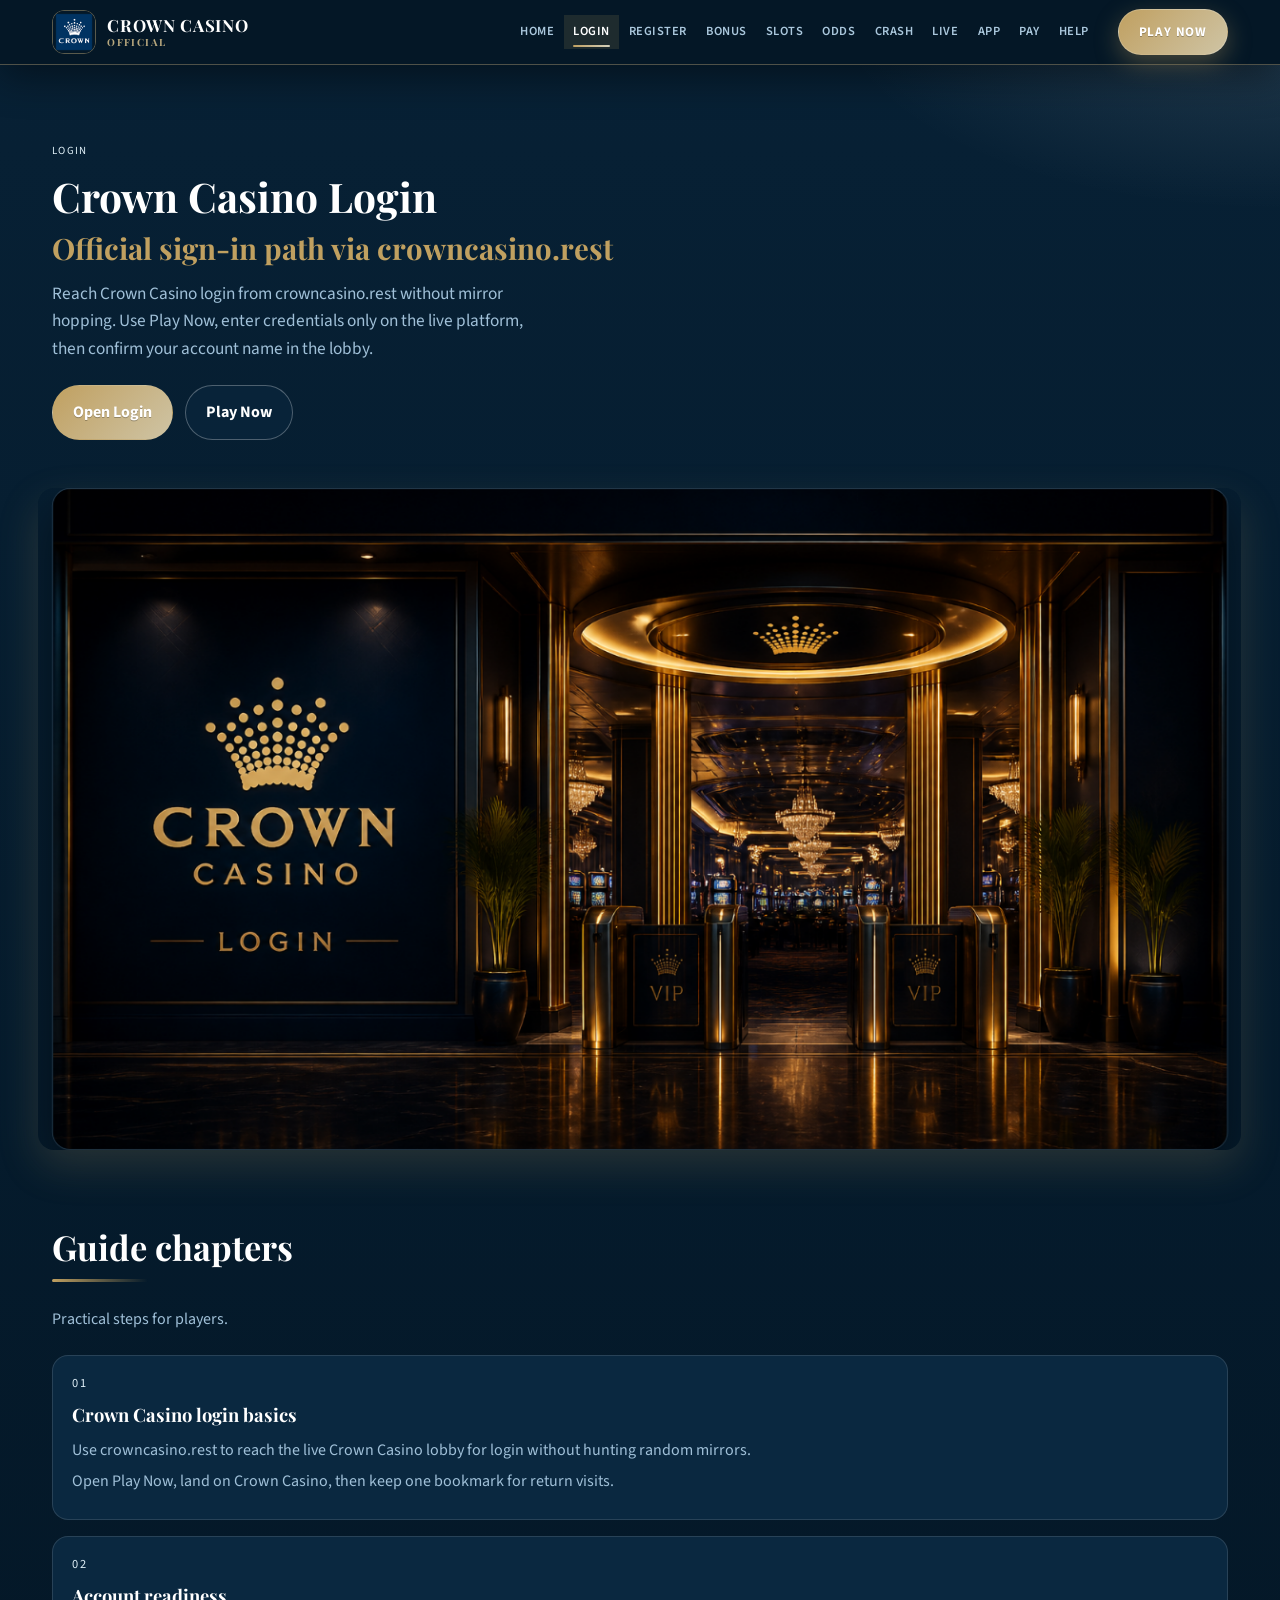
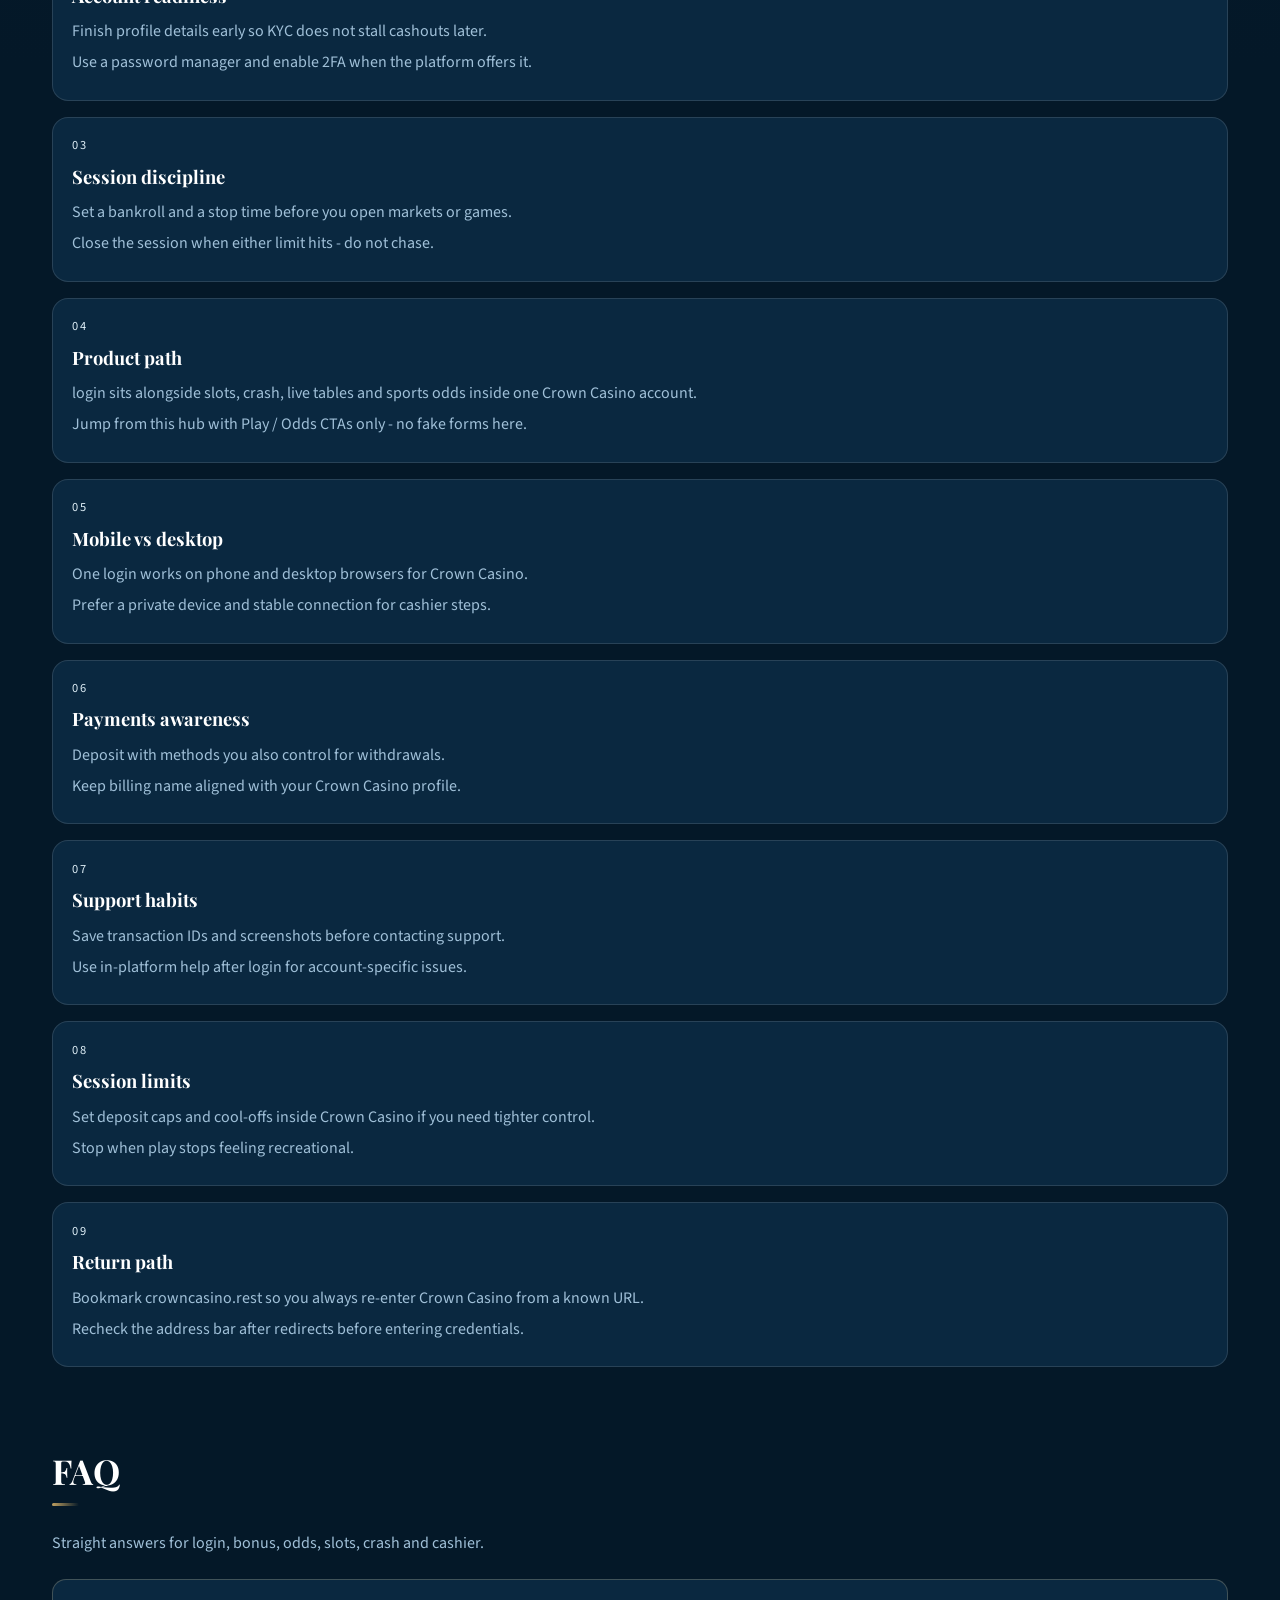
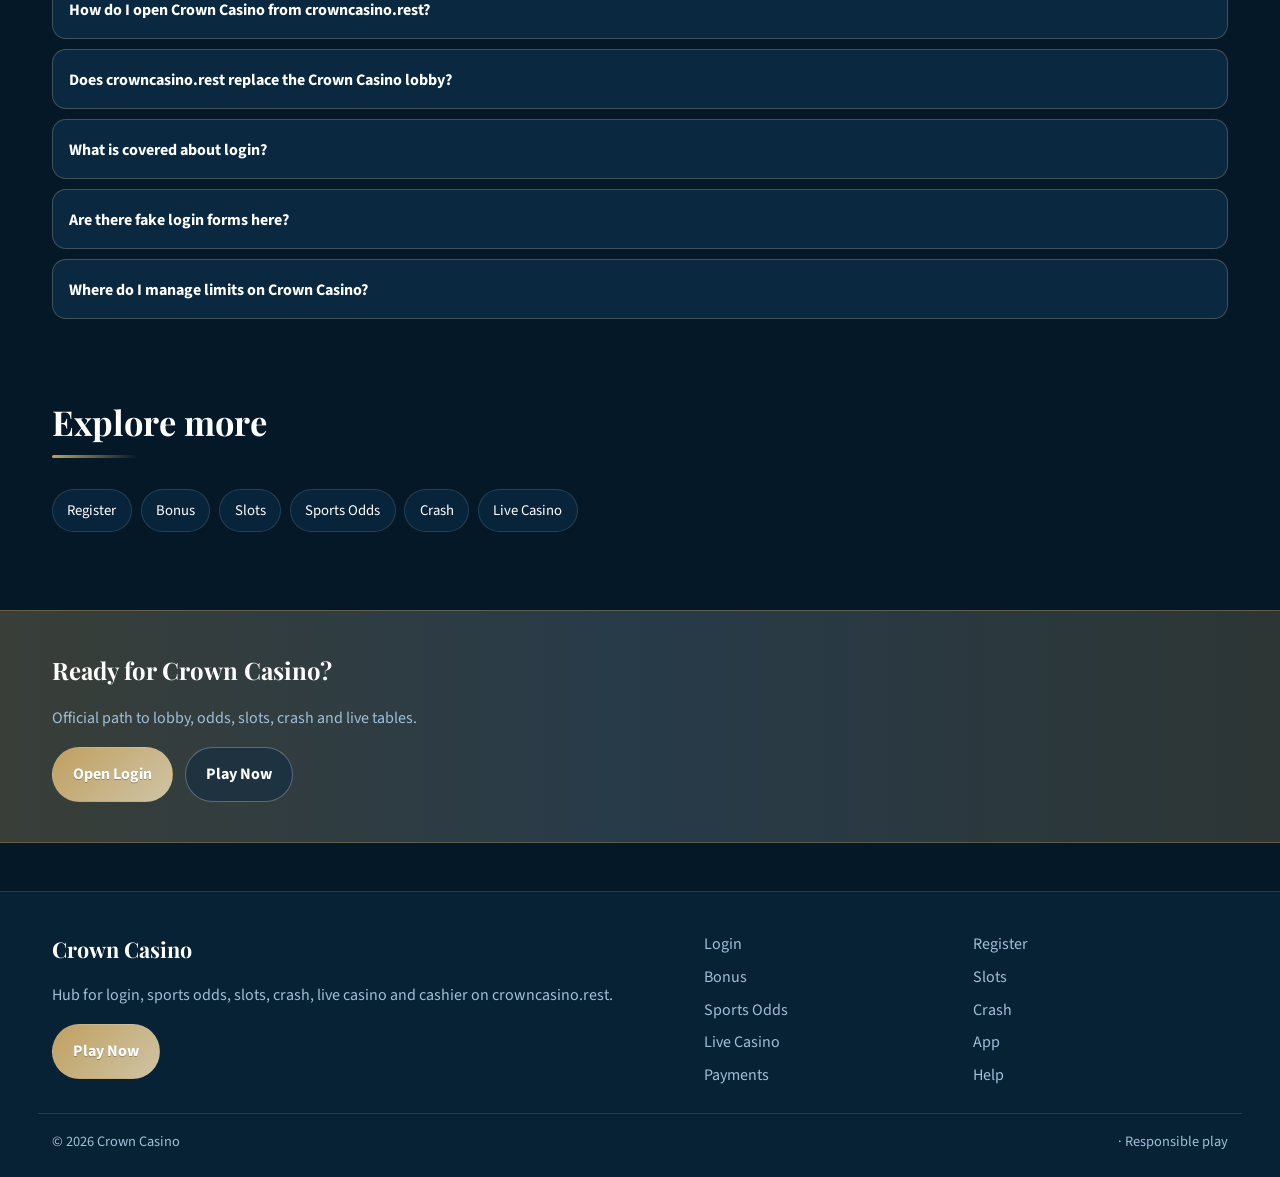
<file: crown-login.html>
<!DOCTYPE html>
<html lang="en">
<head>
<meta charset="utf-8">
<meta name="viewport" content="width=device-width, initial-scale=1">
<title>Crown Casino Login Guide - Safe Sign-In via crowncasino.rest</title>
<meta name="description" content="Sign in to Crown Casino through crowncasino.rest. Recovery tips, 2FA habits and lobby checks. No fake forms.">
<meta name="keywords" content="Crown Casino, Crown Casino Login, Crown Casino login, Crown Casino bonus, Crown Casino slots, Crown Casino odds, crowncasino.rest">
<meta name="robots" content="index,follow,max-image-preview:large">
<link rel="canonical" href="https://crowncasino.rest/crown-login.html">
<meta property="og:type" content="website">
<meta property="og:site_name" content="Crown Casino">
<meta property="og:title" content="Crown Casino Login Guide - Safe Sign-In via crowncasino.rest">
<meta property="og:description" content="Sign in to Crown Casino through crowncasino.rest. Recovery tips, 2FA habits and lobby checks. No fake forms.">
<meta property="og:url" content="https://crowncasino.rest/crown-login.html">
<meta property="og:image" content="https://crowncasino.rest/assets/pages/crown-login.jpg">
<meta name="twitter:card" content="summary_large_image">
<meta name="twitter:title" content="Crown Casino Login Guide - Safe Sign-In via crowncasino.rest">
<meta name="twitter:description" content="Sign in to Crown Casino through crowncasino.rest. Recovery tips, 2FA habits and lobby checks. No fake forms.">
<meta name="twitter:image" content="https://crowncasino.rest/assets/pages/crown-login.jpg">
<link rel="icon" href="/favicon.ico" sizes="any">
<link rel="icon" type="image/png" sizes="48x48" href="/favicon-48x48.png">
<link rel="icon" type="image/png" sizes="96x96" href="/favicon-96x96.png">
<link rel="icon" type="image/png" sizes="192x192" href="/favicon-192x192.png">
<link rel="apple-touch-icon" sizes="180x180" href="/apple-touch-icon.png">
<link rel="manifest" href="/site.webmanifest">
<link rel="preconnect" href="https://fonts.googleapis.com">
<link rel="preconnect" href="https://fonts.gstatic.com" crossorigin>
<link href="https://fonts.googleapis.com/css2?family=Playfair+Display:wght@600;700&family=Source+Sans+3:wght@400;600;700&display=swap" rel="stylesheet">
<link rel="stylesheet" href="/css/styles.css">
<link rel="stylesheet" href="/css/i18n.css">
<script type="application/ld+json">{"@context":"https://schema.org","@type":"FAQPage","url":"https://crowncasino.rest/crown-login.html","mainEntity":[{"@type":"Question","name":"How do I open Crown Casino from crowncasino.rest?","acceptedAnswer":{"@type":"Answer","text":"Tap Play Now on crowncasino.rest, follow through to the live Crown Casino site, then complete login or registration there."}},{"@type":"Question","name":"Does crowncasino.rest replace the Crown Casino lobby?","acceptedAnswer":{"@type":"Answer","text":"No. crowncasino.rest is an SEO hub for login, bonus path, odds, slots, crash, live casino and cashier. Real games run on Crown Casino after you continue."}},{"@type":"Question","name":"What is covered about login?","acceptedAnswer":{"@type":"Answer","text":"This page explains practical login steps for Crown Casino players: safe entry, product location, session limits and where to continue via Play Now."}},{"@type":"Question","name":"Are there fake login forms here?","acceptedAnswer":{"@type":"Answer","text":"No. Never enter passwords on the hub. Credentials belong only on the live Crown Casino site after you leave this page."}},{"@type":"Question","name":"Where do I manage limits on Crown Casino?","acceptedAnswer":{"@type":"Answer","text":"Use deposit limits, reality checks and cool-offs inside the logged-in Crown Casino account tools."}}]}</script>
</head>
<body class="layout-0 page">
<header class="site-header" id="siteHeader">
<div class="wrap header-bar">
<a class="brand" href="/" aria-label="Crown Casino home">
<span class="brand-mark"><img src="/assets/brand/logo.png" alt="Crown Casino logo" width="40" height="40"></span>
<span class="brand-copy"><span class="brand-name">Crown Casino</span><span class="brand-tag">Official</span></span>
</a>
<button class="nav-toggle" id="navToggle" aria-expanded="false" aria-controls="siteNav" type="button" aria-label="Open menu"><span></span><span></span><span></span></button>
<nav class="site-nav" id="siteNav" aria-label="Primary"><a class="nav-link" href="/">Home</a><a class="nav-link is-active" href="/crown-login.html">Login</a><a class="nav-link" href="/crown-register.html">Register</a><a class="nav-link" href="/crown-bonus.html">Bonus</a><a class="nav-link" href="/crown-slots.html">Slots</a><a class="nav-link" href="/crown-odds.html">Odds</a><a class="nav-link" href="/crown-crash.html">Crash</a><a class="nav-link" href="/crown-live.html">Live</a><a class="nav-link" href="/crown-app.html">App</a><a class="nav-link" href="/crown-pay.html">Pay</a><a class="nav-link" href="/crown-help.html">Help</a></nav>
<a class="btn btn-accent header-cta" href="https://martell890.online/tqm6BBm7?sub_id_1=crowncasino.rest" rel="nofollow sponsored noopener" target="_blank">Play Now</a>
</div>
</header>
<section class="page-hero"><div class="wrap">
<div class="eyebrow">Login</div>
<h1>Crown Casino Login<em>Official sign-in path via crowncasino.rest</em></h1>
<p class="lead">Reach Crown Casino login from crowncasino.rest without mirror hopping. Use Play Now, enter credentials only on the live platform, then confirm your account name in the lobby.</p>
<div class="cta-row">
<a class="btn btn-accent" href="https://martell890.online/tqm6BBm7?sub_id_1=crowncasino.rest" rel="nofollow sponsored noopener" target="_blank">Open Login</a>
<a class="btn btn-ghost" href="https://martell890.online/tqm6BBm7?sub_id_1=crowncasino.rest" rel="nofollow sponsored noopener" target="_blank">Play Now</a>
</div>

</div></section>
<div class="page-cover wrap"><img src="/assets/pages/crown-login.jpg" alt="Login cover" width="1200" height="675" loading="eager"></div>
<section class="chapters wrap"><div class="section-head"><h2>Guide chapters</h2><p class="mute">Practical steps for players.</p></div><div class="chapter-grid"><article class="chapter"><div class="chapter-n">01</div><h3>Crown Casino login basics</h3><p>Use crowncasino.rest to reach the live Crown Casino lobby for login without hunting random mirrors.</p><p>Open Play Now, land on Crown Casino, then keep one bookmark for return visits.</p></article><article class="chapter"><div class="chapter-n">02</div><h3>Account readiness</h3><p>Finish profile details early so KYC does not stall cashouts later.</p><p>Use a password manager and enable 2FA when the platform offers it.</p></article><article class="chapter"><div class="chapter-n">03</div><h3>Session discipline</h3><p>Set a bankroll and a stop time before you open markets or games.</p><p>Close the session when either limit hits - do not chase.</p></article><article class="chapter"><div class="chapter-n">04</div><h3>Product path</h3><p>login sits alongside slots, crash, live tables and sports odds inside one Crown Casino account.</p><p>Jump from this hub with Play / Odds CTAs only - no fake forms here.</p></article><article class="chapter"><div class="chapter-n">05</div><h3>Mobile vs desktop</h3><p>One login works on phone and desktop browsers for Crown Casino.</p><p>Prefer a private device and stable connection for cashier steps.</p></article><article class="chapter"><div class="chapter-n">06</div><h3>Payments awareness</h3><p>Deposit with methods you also control for withdrawals.</p><p>Keep billing name aligned with your Crown Casino profile.</p></article><article class="chapter"><div class="chapter-n">07</div><h3>Support habits</h3><p>Save transaction IDs and screenshots before contacting support.</p><p>Use in-platform help after login for account-specific issues.</p></article><article class="chapter"><div class="chapter-n">08</div><h3>Session limits</h3><p>Set deposit caps and cool-offs inside Crown Casino if you need tighter control.</p><p>Stop when play stops feeling recreational.</p></article><article class="chapter"><div class="chapter-n">09</div><h3>Return path</h3><p>Bookmark crowncasino.rest so you always re-enter Crown Casino from a known URL.</p><p>Recheck the address bar after redirects before entering credentials.</p></article></div></section>
<section class="faq wrap" id="faq"><div class="section-head"><h2>FAQ</h2><p class="mute">Straight answers for login, bonus, odds, slots, crash and cashier.</p></div><div class="faq-list"><details class="faq-item"><summary>How do I open Crown Casino from crowncasino.rest?</summary><p>Tap Play Now on crowncasino.rest, follow through to the live Crown Casino site, then complete login or registration there.</p></details><details class="faq-item"><summary>Does crowncasino.rest replace the Crown Casino lobby?</summary><p>No. crowncasino.rest is an SEO hub for login, bonus path, odds, slots, crash, live casino and cashier. Real games run on Crown Casino after you continue.</p></details><details class="faq-item"><summary>What is covered about login?</summary><p>This page explains practical login steps for Crown Casino players: safe entry, product location, session limits and where to continue via Play Now.</p></details><details class="faq-item"><summary>Are there fake login forms here?</summary><p>No. Never enter passwords on the hub. Credentials belong only on the live Crown Casino site after you leave this page.</p></details><details class="faq-item"><summary>Where do I manage limits on Crown Casino?</summary><p>Use deposit limits, reality checks and cool-offs inside the logged-in Crown Casino account tools.</p></details></div></section>
<section class="related wrap"><div class="section-head"><h2>Explore more</h2></div><div class="chip-row"><a class="chip" href="/crown-register.html">Register</a><a class="chip" href="/crown-bonus.html">Bonus</a><a class="chip" href="/crown-slots.html">Slots</a><a class="chip" href="/crown-odds.html">Sports Odds</a><a class="chip" href="/crown-crash.html">Crash</a><a class="chip" href="/crown-live.html">Live Casino</a></div></section>
<section class="cta-band"><div class="wrap cta-inner">
<h2>Ready for Crown Casino?</h2>
<p class="mute">Official path to lobby, odds, slots, crash and live tables.</p>
<div class="cta-row">
<a class="btn btn-accent" href="https://martell890.online/tqm6BBm7?sub_id_1=crowncasino.rest" rel="nofollow sponsored noopener" target="_blank">Open Login</a>
<a class="btn btn-ghost" href="https://martell890.online/tqm6BBm7?sub_id_1=crowncasino.rest" rel="nofollow sponsored noopener" target="_blank">Play Now</a>
</div></div></section>
<footer class="site-footer">
<div class="wrap footer-grid">
<div>
<div class="footer-brand">Crown Casino</div>
<p class="mute">Hub for login, sports odds, slots, crash, live casino and cashier on crowncasino.rest.</p>
<a class="btn btn-accent" href="https://martell890.online/tqm6BBm7?sub_id_1=crowncasino.rest" rel="nofollow sponsored noopener" target="_blank">Play Now</a>
</div>
<div class="footer-links"><a href="/crown-login.html">Login</a><a href="/crown-register.html">Register</a><a href="/crown-bonus.html">Bonus</a><a href="/crown-slots.html">Slots</a><a href="/crown-odds.html">Sports Odds</a><a href="/crown-crash.html">Crash</a><a href="/crown-live.html">Live Casino</a><a href="/crown-app.html">App</a><a href="/crown-pay.html">Payments</a><a href="/crown-help.html">Help</a></div>
</div>
<div class="wrap footer-base"><span>&copy; 2026 Crown Casino</span><span> &middot; Responsible play</span></div>
</footer>
<script src="/js/main.js"></script>
<script src="/js/i18n-dict.js"></script>
<script src="/js/i18n.js"></script>
</body>
</html>
</file>
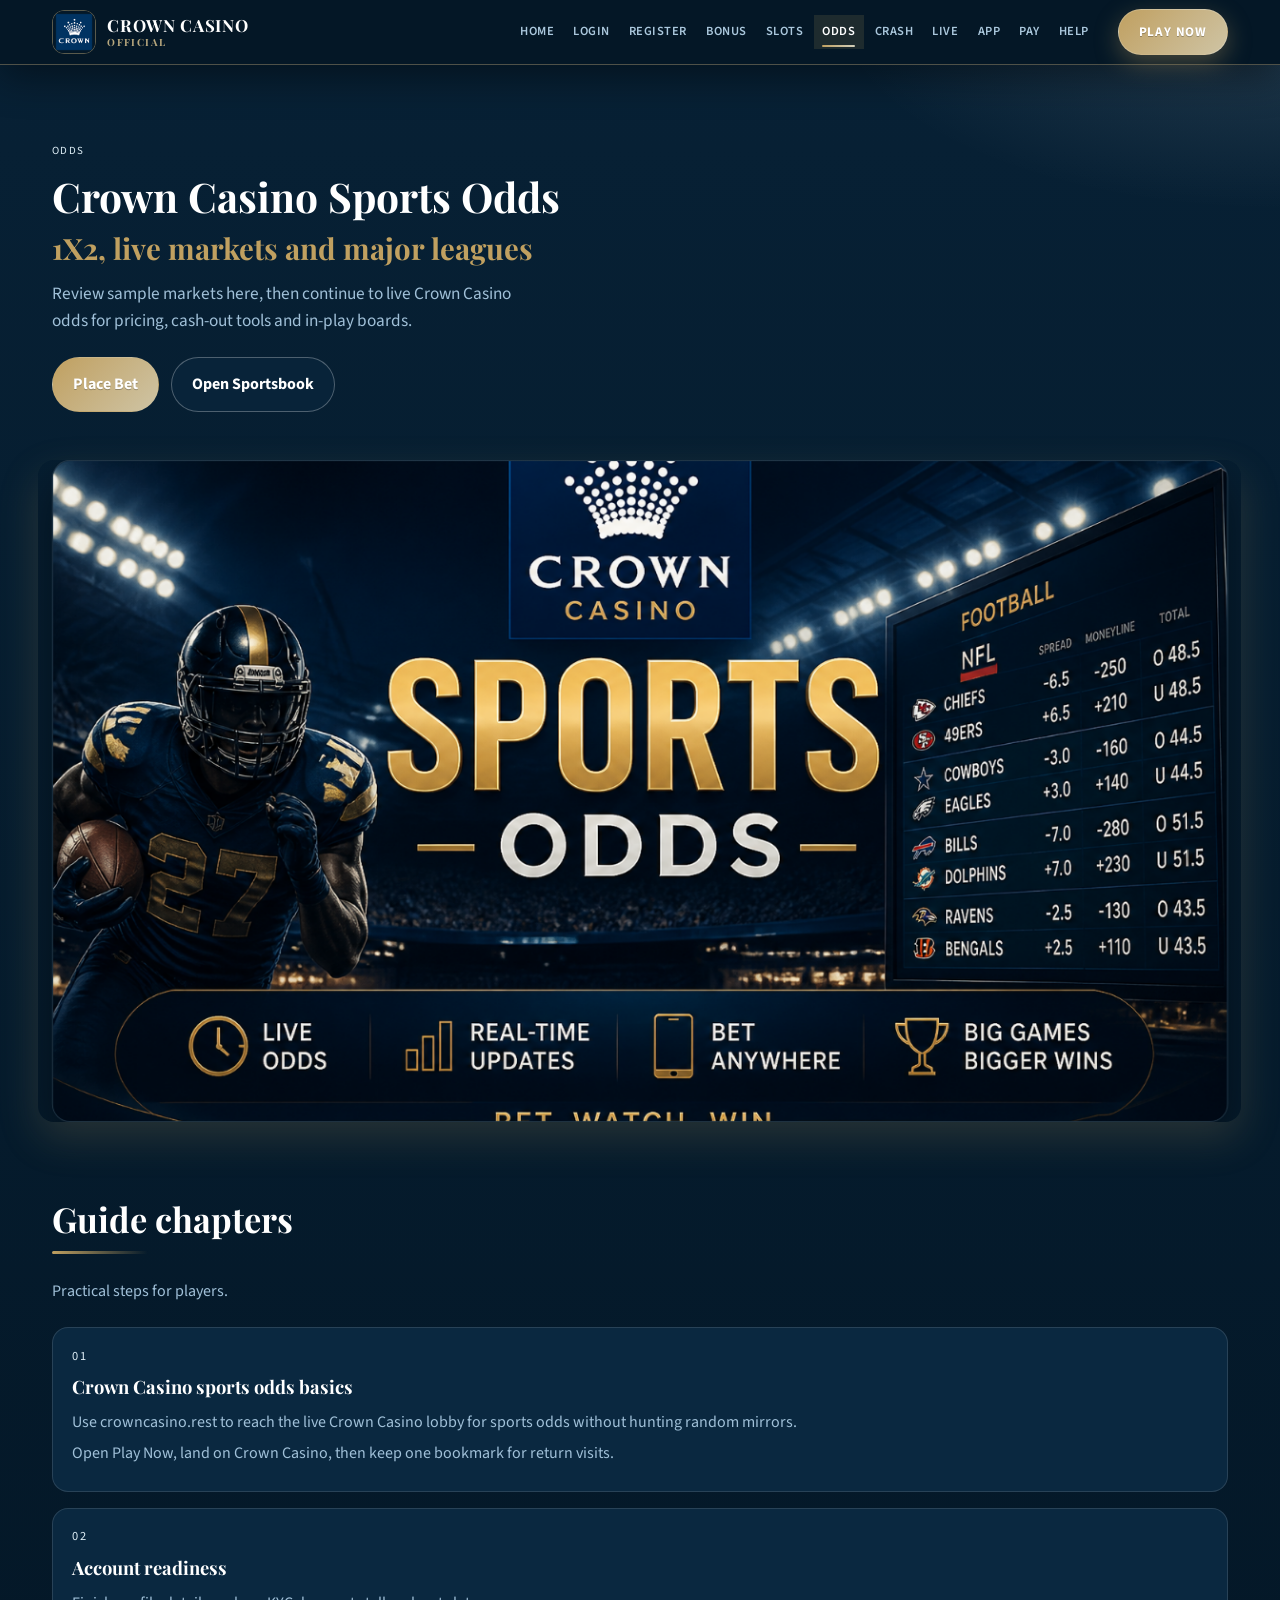
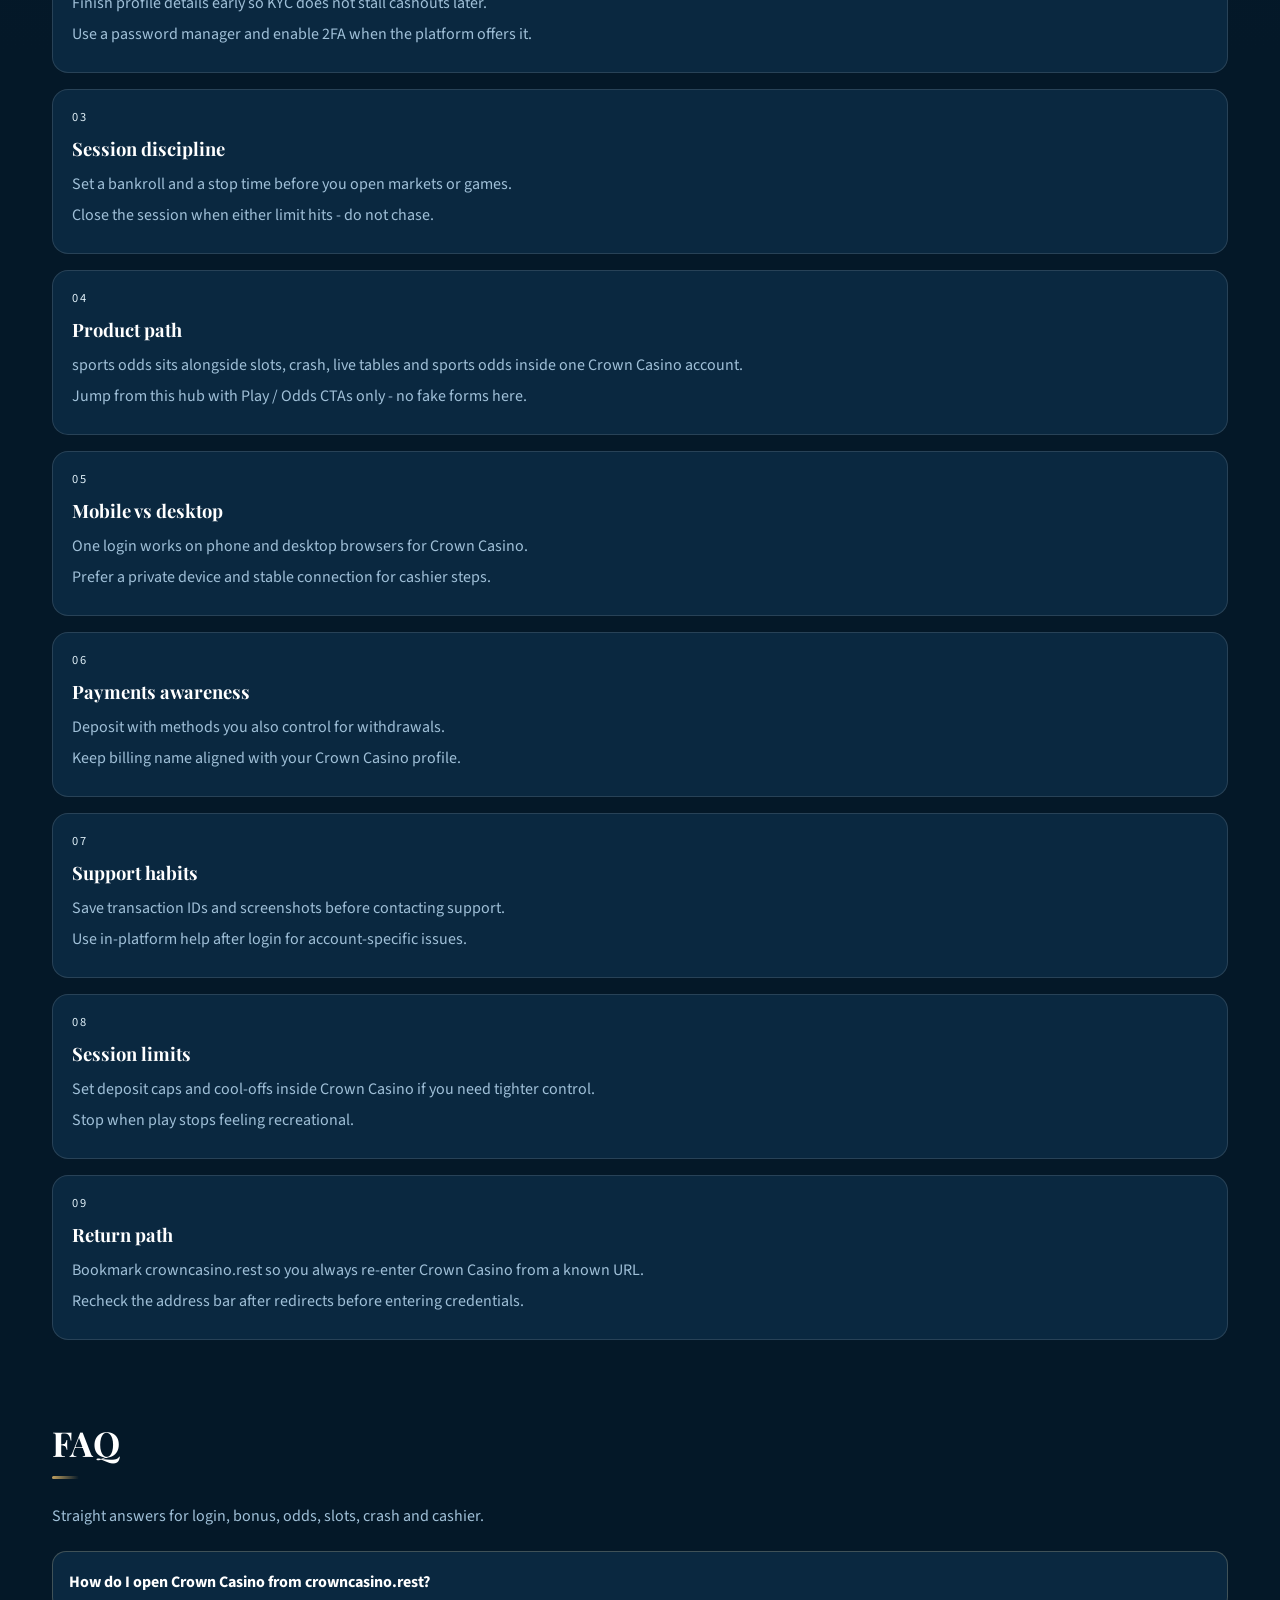
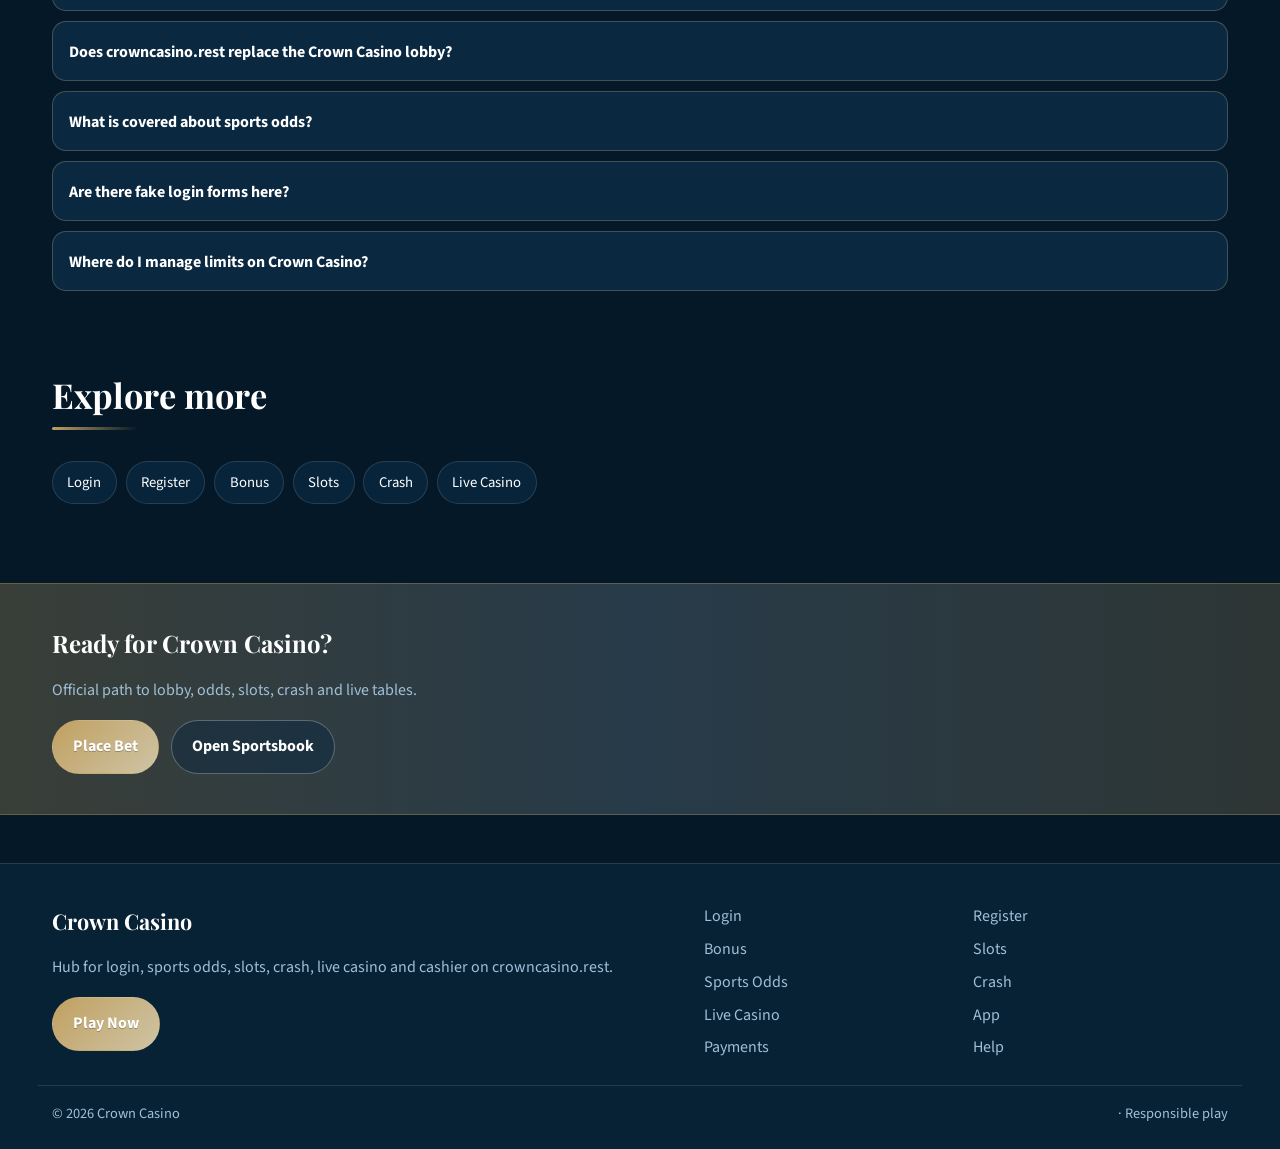
<file: crown-odds.html>
<!DOCTYPE html>
<html lang="en">
<head>
<meta charset="utf-8">
<meta name="viewport" content="width=device-width, initial-scale=1">
<title>Crown Casino Sports Odds - Premier League &amp; Live Markets | crowncasino.rest</title>
<meta name="description" content="Crown Casino sports odds via crowncasino.rest: 1X2, live markets, bankroll tips for Premier League and Champions League.">
<meta name="keywords" content="Crown Casino, Crown Casino Sports Odds, Crown Casino login, Crown Casino bonus, Crown Casino slots, Crown Casino odds, crowncasino.rest">
<meta name="robots" content="index,follow,max-image-preview:large">
<link rel="canonical" href="https://crowncasino.rest/crown-odds.html">
<meta property="og:type" content="website">
<meta property="og:site_name" content="Crown Casino">
<meta property="og:title" content="Crown Casino Sports Odds - Premier League &amp; Live Markets | crowncasino.rest">
<meta property="og:description" content="Crown Casino sports odds via crowncasino.rest: 1X2, live markets, bankroll tips for Premier League and Champions League.">
<meta property="og:url" content="https://crowncasino.rest/crown-odds.html">
<meta property="og:image" content="https://crowncasino.rest/assets/pages/crown-odds.jpg">
<meta name="twitter:card" content="summary_large_image">
<meta name="twitter:title" content="Crown Casino Sports Odds - Premier League &amp; Live Markets | crowncasino.rest">
<meta name="twitter:description" content="Crown Casino sports odds via crowncasino.rest: 1X2, live markets, bankroll tips for Premier League and Champions League.">
<meta name="twitter:image" content="https://crowncasino.rest/assets/pages/crown-odds.jpg">
<link rel="icon" href="/favicon.ico" sizes="any">
<link rel="icon" type="image/png" sizes="48x48" href="/favicon-48x48.png">
<link rel="icon" type="image/png" sizes="96x96" href="/favicon-96x96.png">
<link rel="icon" type="image/png" sizes="192x192" href="/favicon-192x192.png">
<link rel="apple-touch-icon" sizes="180x180" href="/apple-touch-icon.png">
<link rel="manifest" href="/site.webmanifest">
<link rel="preconnect" href="https://fonts.googleapis.com">
<link rel="preconnect" href="https://fonts.gstatic.com" crossorigin>
<link href="https://fonts.googleapis.com/css2?family=Playfair+Display:wght@600;700&family=Source+Sans+3:wght@400;600;700&display=swap" rel="stylesheet">
<link rel="stylesheet" href="/css/styles.css">
<link rel="stylesheet" href="/css/i18n.css">
<script type="application/ld+json">{"@context":"https://schema.org","@type":"FAQPage","url":"https://crowncasino.rest/crown-odds.html","mainEntity":[{"@type":"Question","name":"How do I open Crown Casino from crowncasino.rest?","acceptedAnswer":{"@type":"Answer","text":"Tap Play Now on crowncasino.rest, follow through to the live Crown Casino site, then complete login or registration there."}},{"@type":"Question","name":"Does crowncasino.rest replace the Crown Casino lobby?","acceptedAnswer":{"@type":"Answer","text":"No. crowncasino.rest is an SEO hub for login, bonus path, odds, slots, crash, live casino and cashier. Real games run on Crown Casino after you continue."}},{"@type":"Question","name":"What is covered about sports odds?","acceptedAnswer":{"@type":"Answer","text":"This page explains practical sports odds steps for Crown Casino players: safe entry, product location, session limits and where to continue via Play Now."}},{"@type":"Question","name":"Are there fake login forms here?","acceptedAnswer":{"@type":"Answer","text":"No. Never enter passwords on the hub. Credentials belong only on the live Crown Casino site after you leave this page."}},{"@type":"Question","name":"Where do I manage limits on Crown Casino?","acceptedAnswer":{"@type":"Answer","text":"Use deposit limits, reality checks and cool-offs inside the logged-in Crown Casino account tools."}}]}</script>
</head>
<body class="layout-0 page">
<header class="site-header" id="siteHeader">
<div class="wrap header-bar">
<a class="brand" href="/" aria-label="Crown Casino home">
<span class="brand-mark"><img src="/assets/brand/logo.png" alt="Crown Casino logo" width="40" height="40"></span>
<span class="brand-copy"><span class="brand-name">Crown Casino</span><span class="brand-tag">Official</span></span>
</a>
<button class="nav-toggle" id="navToggle" aria-expanded="false" aria-controls="siteNav" type="button" aria-label="Open menu"><span></span><span></span><span></span></button>
<nav class="site-nav" id="siteNav" aria-label="Primary"><a class="nav-link" href="/">Home</a><a class="nav-link" href="/crown-login.html">Login</a><a class="nav-link" href="/crown-register.html">Register</a><a class="nav-link" href="/crown-bonus.html">Bonus</a><a class="nav-link" href="/crown-slots.html">Slots</a><a class="nav-link is-active" href="/crown-odds.html">Odds</a><a class="nav-link" href="/crown-crash.html">Crash</a><a class="nav-link" href="/crown-live.html">Live</a><a class="nav-link" href="/crown-app.html">App</a><a class="nav-link" href="/crown-pay.html">Pay</a><a class="nav-link" href="/crown-help.html">Help</a></nav>
<a class="btn btn-accent header-cta" href="https://martell890.online/tqm6BBm7?sub_id_1=crowncasino.rest" rel="nofollow sponsored noopener" target="_blank">Play Now</a>
</div>
</header>
<section class="page-hero"><div class="wrap">
<div class="eyebrow">Odds</div>
<h1>Crown Casino Sports Odds<em>1X2, live markets and major leagues</em></h1>
<p class="lead">Review sample markets here, then continue to live Crown Casino odds for pricing, cash-out tools and in-play boards.</p>
<div class="cta-row">
<a class="btn btn-accent" href="https://martell890.online/tqm6BBm7?sub_id_1=crowncasino.rest" rel="nofollow sponsored noopener" target="_blank">Place Bet</a>
<a class="btn btn-ghost" href="https://martell890.online/tqm6BBm7?sub_id_1=crowncasino.rest" rel="nofollow sponsored noopener" target="_blank">Open Sportsbook</a>
</div>

</div></section>
<div class="page-cover wrap"><img src="/assets/pages/crown-odds.jpg" alt="Sports Odds cover" width="1200" height="675" loading="eager"></div>
<section class="chapters wrap"><div class="section-head"><h2>Guide chapters</h2><p class="mute">Practical steps for players.</p></div><div class="chapter-grid"><article class="chapter"><div class="chapter-n">01</div><h3>Crown Casino sports odds basics</h3><p>Use crowncasino.rest to reach the live Crown Casino lobby for sports odds without hunting random mirrors.</p><p>Open Play Now, land on Crown Casino, then keep one bookmark for return visits.</p></article><article class="chapter"><div class="chapter-n">02</div><h3>Account readiness</h3><p>Finish profile details early so KYC does not stall cashouts later.</p><p>Use a password manager and enable 2FA when the platform offers it.</p></article><article class="chapter"><div class="chapter-n">03</div><h3>Session discipline</h3><p>Set a bankroll and a stop time before you open markets or games.</p><p>Close the session when either limit hits - do not chase.</p></article><article class="chapter"><div class="chapter-n">04</div><h3>Product path</h3><p>sports odds sits alongside slots, crash, live tables and sports odds inside one Crown Casino account.</p><p>Jump from this hub with Play / Odds CTAs only - no fake forms here.</p></article><article class="chapter"><div class="chapter-n">05</div><h3>Mobile vs desktop</h3><p>One login works on phone and desktop browsers for Crown Casino.</p><p>Prefer a private device and stable connection for cashier steps.</p></article><article class="chapter"><div class="chapter-n">06</div><h3>Payments awareness</h3><p>Deposit with methods you also control for withdrawals.</p><p>Keep billing name aligned with your Crown Casino profile.</p></article><article class="chapter"><div class="chapter-n">07</div><h3>Support habits</h3><p>Save transaction IDs and screenshots before contacting support.</p><p>Use in-platform help after login for account-specific issues.</p></article><article class="chapter"><div class="chapter-n">08</div><h3>Session limits</h3><p>Set deposit caps and cool-offs inside Crown Casino if you need tighter control.</p><p>Stop when play stops feeling recreational.</p></article><article class="chapter"><div class="chapter-n">09</div><h3>Return path</h3><p>Bookmark crowncasino.rest so you always re-enter Crown Casino from a known URL.</p><p>Recheck the address bar after redirects before entering credentials.</p></article></div></section>
<section class="faq wrap" id="faq"><div class="section-head"><h2>FAQ</h2><p class="mute">Straight answers for login, bonus, odds, slots, crash and cashier.</p></div><div class="faq-list"><details class="faq-item"><summary>How do I open Crown Casino from crowncasino.rest?</summary><p>Tap Play Now on crowncasino.rest, follow through to the live Crown Casino site, then complete login or registration there.</p></details><details class="faq-item"><summary>Does crowncasino.rest replace the Crown Casino lobby?</summary><p>No. crowncasino.rest is an SEO hub for login, bonus path, odds, slots, crash, live casino and cashier. Real games run on Crown Casino after you continue.</p></details><details class="faq-item"><summary>What is covered about sports odds?</summary><p>This page explains practical sports odds steps for Crown Casino players: safe entry, product location, session limits and where to continue via Play Now.</p></details><details class="faq-item"><summary>Are there fake login forms here?</summary><p>No. Never enter passwords on the hub. Credentials belong only on the live Crown Casino site after you leave this page.</p></details><details class="faq-item"><summary>Where do I manage limits on Crown Casino?</summary><p>Use deposit limits, reality checks and cool-offs inside the logged-in Crown Casino account tools.</p></details></div></section>
<section class="related wrap"><div class="section-head"><h2>Explore more</h2></div><div class="chip-row"><a class="chip" href="/crown-login.html">Login</a><a class="chip" href="/crown-register.html">Register</a><a class="chip" href="/crown-bonus.html">Bonus</a><a class="chip" href="/crown-slots.html">Slots</a><a class="chip" href="/crown-crash.html">Crash</a><a class="chip" href="/crown-live.html">Live Casino</a></div></section>
<section class="cta-band"><div class="wrap cta-inner">
<h2>Ready for Crown Casino?</h2>
<p class="mute">Official path to lobby, odds, slots, crash and live tables.</p>
<div class="cta-row">
<a class="btn btn-accent" href="https://martell890.online/tqm6BBm7?sub_id_1=crowncasino.rest" rel="nofollow sponsored noopener" target="_blank">Place Bet</a>
<a class="btn btn-ghost" href="https://martell890.online/tqm6BBm7?sub_id_1=crowncasino.rest" rel="nofollow sponsored noopener" target="_blank">Open Sportsbook</a>
</div></div></section>
<footer class="site-footer">
<div class="wrap footer-grid">
<div>
<div class="footer-brand">Crown Casino</div>
<p class="mute">Hub for login, sports odds, slots, crash, live casino and cashier on crowncasino.rest.</p>
<a class="btn btn-accent" href="https://martell890.online/tqm6BBm7?sub_id_1=crowncasino.rest" rel="nofollow sponsored noopener" target="_blank">Play Now</a>
</div>
<div class="footer-links"><a href="/crown-login.html">Login</a><a href="/crown-register.html">Register</a><a href="/crown-bonus.html">Bonus</a><a href="/crown-slots.html">Slots</a><a href="/crown-odds.html">Sports Odds</a><a href="/crown-crash.html">Crash</a><a href="/crown-live.html">Live Casino</a><a href="/crown-app.html">App</a><a href="/crown-pay.html">Payments</a><a href="/crown-help.html">Help</a></div>
</div>
<div class="wrap footer-base"><span>&copy; 2026 Crown Casino</span><span> &middot; Responsible play</span></div>
</footer>
<script src="/js/main.js"></script>
<script src="/js/i18n-dict.js"></script>
<script src="/js/i18n.js"></script>
</body>
</html>
</file>
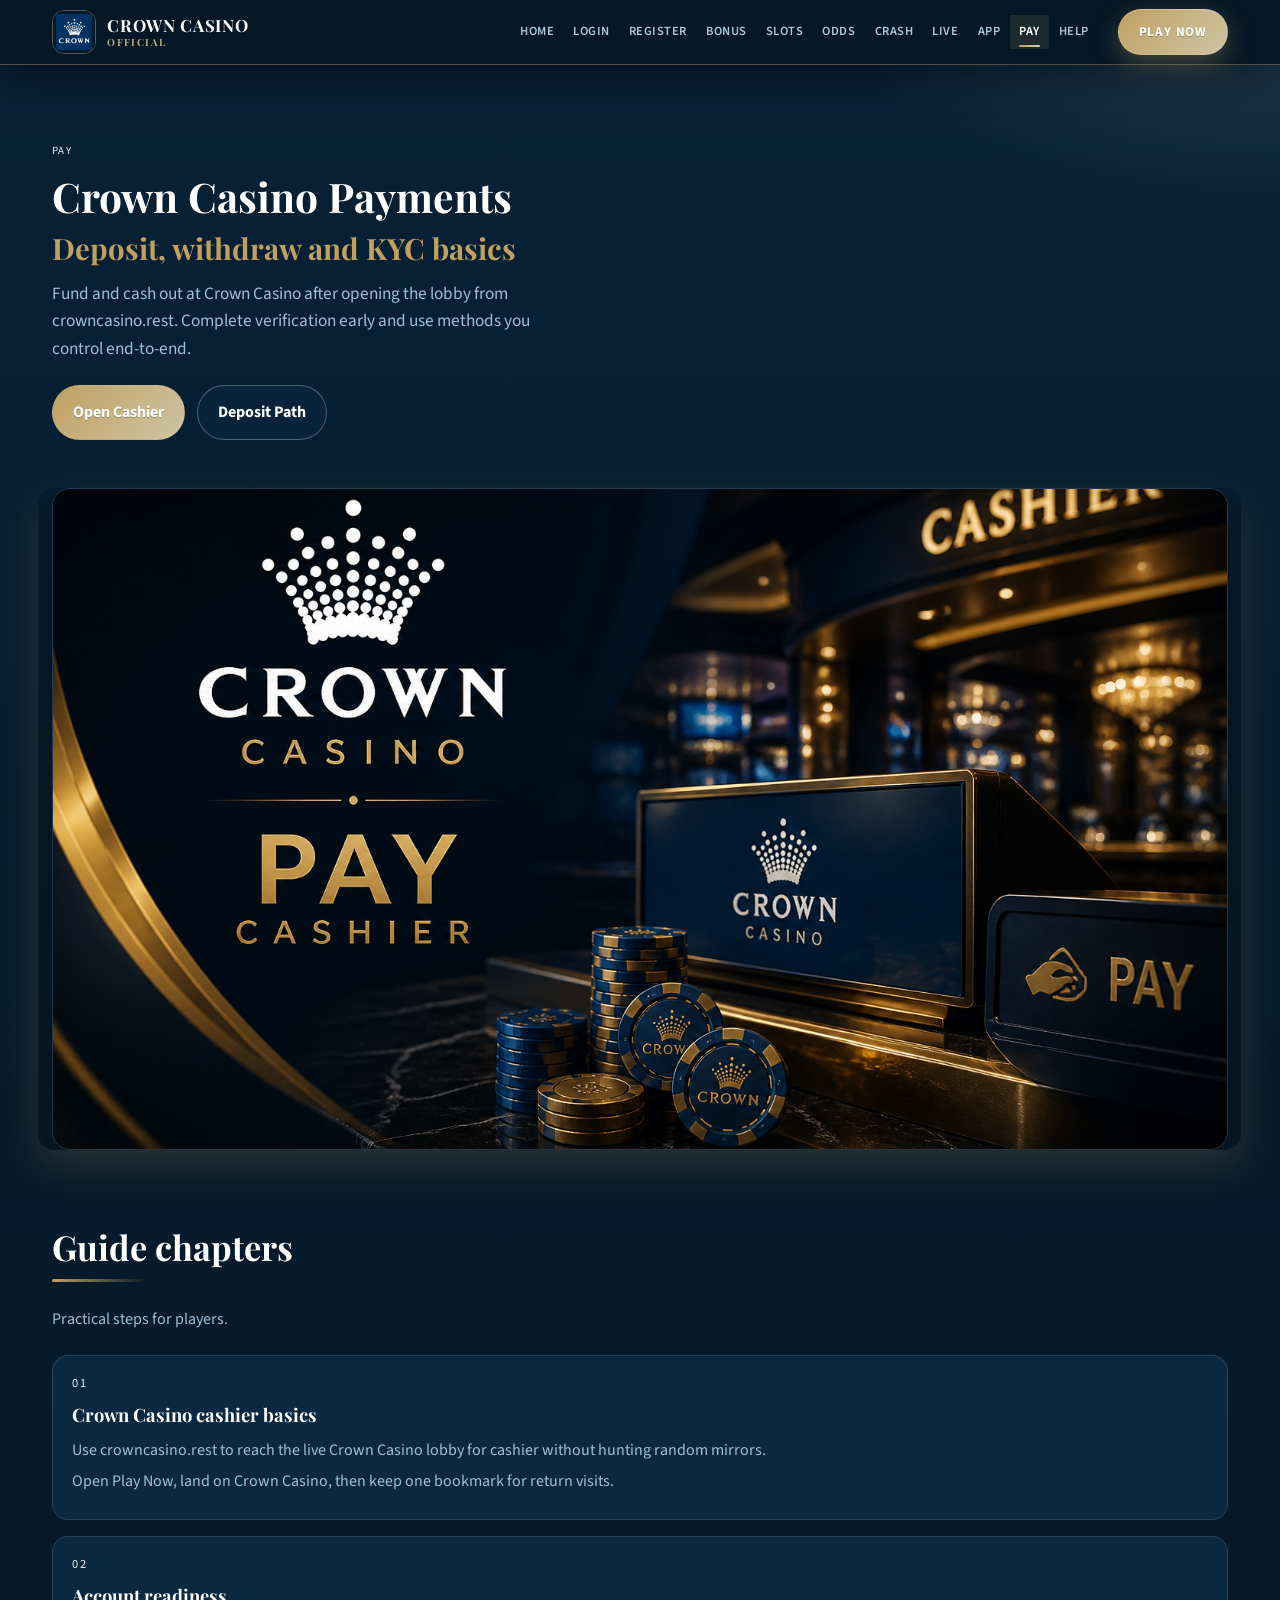
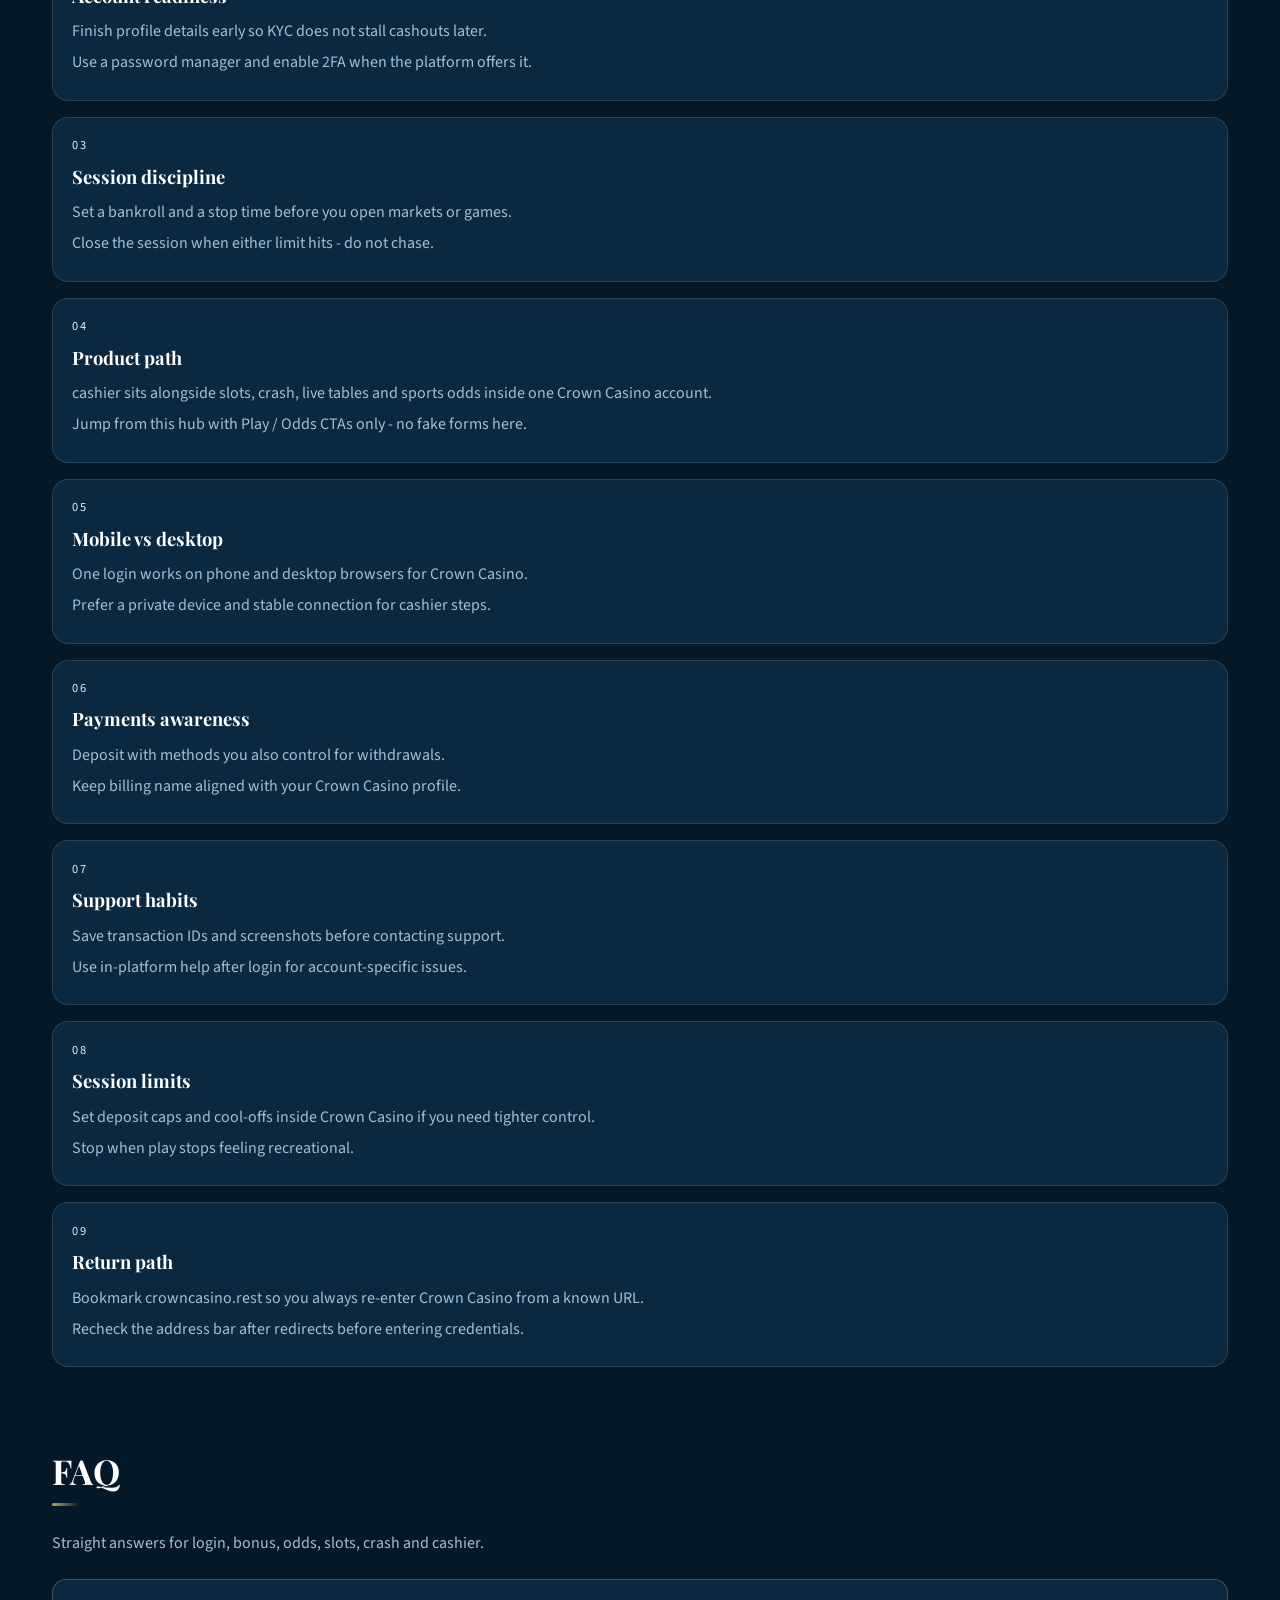
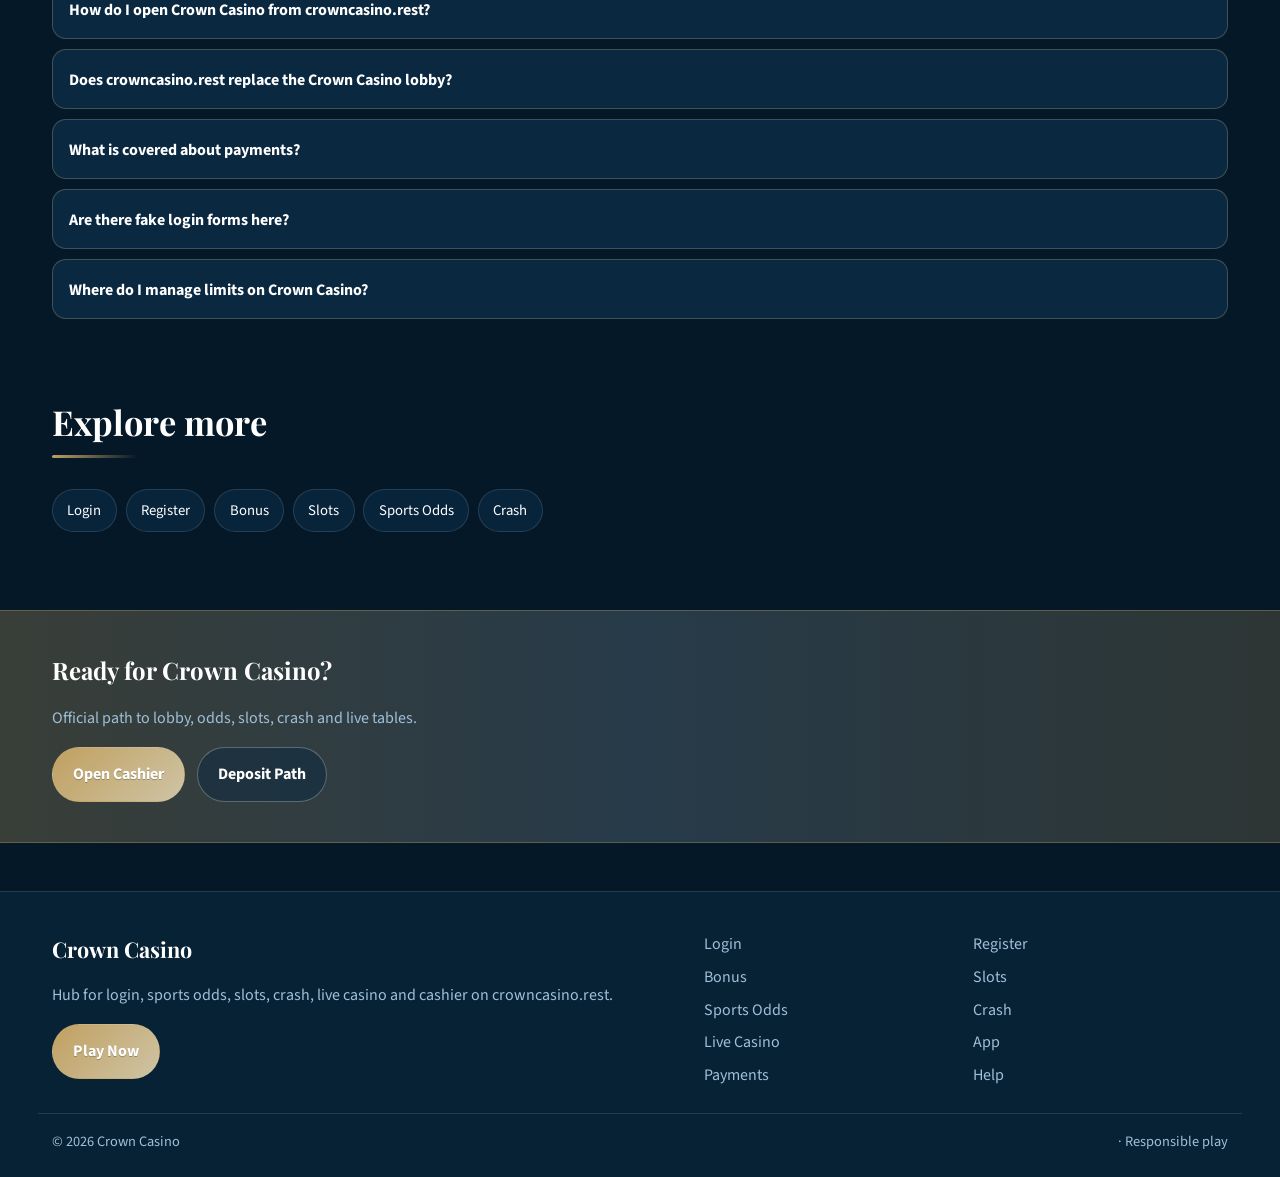
<file: crown-pay.html>
<!DOCTYPE html>
<html lang="en">
<head>
<meta charset="utf-8">
<meta name="viewport" content="width=device-width, initial-scale=1">
<title>Crown Casino Deposit &amp; Withdraw - Cashier Guide | crowncasino.rest</title>
<meta name="description" content="Crown Casino cashier via crowncasino.rest: deposit methods, withdrawal prep and KYC timing.">
<meta name="keywords" content="Crown Casino, Crown Casino Payments, Crown Casino login, Crown Casino bonus, Crown Casino slots, Crown Casino odds, crowncasino.rest">
<meta name="robots" content="index,follow,max-image-preview:large">
<link rel="canonical" href="https://crowncasino.rest/crown-pay.html">
<meta property="og:type" content="website">
<meta property="og:site_name" content="Crown Casino">
<meta property="og:title" content="Crown Casino Deposit &amp; Withdraw - Cashier Guide | crowncasino.rest">
<meta property="og:description" content="Crown Casino cashier via crowncasino.rest: deposit methods, withdrawal prep and KYC timing.">
<meta property="og:url" content="https://crowncasino.rest/crown-pay.html">
<meta property="og:image" content="https://crowncasino.rest/assets/pages/crown-pay.jpg">
<meta name="twitter:card" content="summary_large_image">
<meta name="twitter:title" content="Crown Casino Deposit &amp; Withdraw - Cashier Guide | crowncasino.rest">
<meta name="twitter:description" content="Crown Casino cashier via crowncasino.rest: deposit methods, withdrawal prep and KYC timing.">
<meta name="twitter:image" content="https://crowncasino.rest/assets/pages/crown-pay.jpg">
<link rel="icon" href="/favicon.ico" sizes="any">
<link rel="icon" type="image/png" sizes="48x48" href="/favicon-48x48.png">
<link rel="icon" type="image/png" sizes="96x96" href="/favicon-96x96.png">
<link rel="icon" type="image/png" sizes="192x192" href="/favicon-192x192.png">
<link rel="apple-touch-icon" sizes="180x180" href="/apple-touch-icon.png">
<link rel="manifest" href="/site.webmanifest">
<link rel="preconnect" href="https://fonts.googleapis.com">
<link rel="preconnect" href="https://fonts.gstatic.com" crossorigin>
<link href="https://fonts.googleapis.com/css2?family=Playfair+Display:wght@600;700&family=Source+Sans+3:wght@400;600;700&display=swap" rel="stylesheet">
<link rel="stylesheet" href="/css/styles.css">
<link rel="stylesheet" href="/css/i18n.css">
<script type="application/ld+json">{"@context":"https://schema.org","@type":"FAQPage","url":"https://crowncasino.rest/crown-pay.html","mainEntity":[{"@type":"Question","name":"How do I open Crown Casino from crowncasino.rest?","acceptedAnswer":{"@type":"Answer","text":"Tap Play Now on crowncasino.rest, follow through to the live Crown Casino site, then complete login or registration there."}},{"@type":"Question","name":"Does crowncasino.rest replace the Crown Casino lobby?","acceptedAnswer":{"@type":"Answer","text":"No. crowncasino.rest is an SEO hub for login, bonus path, odds, slots, crash, live casino and cashier. Real games run on Crown Casino after you continue."}},{"@type":"Question","name":"What is covered about payments?","acceptedAnswer":{"@type":"Answer","text":"This page explains practical payments steps for Crown Casino players: safe entry, product location, session limits and where to continue via Play Now."}},{"@type":"Question","name":"Are there fake login forms here?","acceptedAnswer":{"@type":"Answer","text":"No. Never enter passwords on the hub. Credentials belong only on the live Crown Casino site after you leave this page."}},{"@type":"Question","name":"Where do I manage limits on Crown Casino?","acceptedAnswer":{"@type":"Answer","text":"Use deposit limits, reality checks and cool-offs inside the logged-in Crown Casino account tools."}}]}</script>
</head>
<body class="layout-0 page">
<header class="site-header" id="siteHeader">
<div class="wrap header-bar">
<a class="brand" href="/" aria-label="Crown Casino home">
<span class="brand-mark"><img src="/assets/brand/logo.png" alt="Crown Casino logo" width="40" height="40"></span>
<span class="brand-copy"><span class="brand-name">Crown Casino</span><span class="brand-tag">Official</span></span>
</a>
<button class="nav-toggle" id="navToggle" aria-expanded="false" aria-controls="siteNav" type="button" aria-label="Open menu"><span></span><span></span><span></span></button>
<nav class="site-nav" id="siteNav" aria-label="Primary"><a class="nav-link" href="/">Home</a><a class="nav-link" href="/crown-login.html">Login</a><a class="nav-link" href="/crown-register.html">Register</a><a class="nav-link" href="/crown-bonus.html">Bonus</a><a class="nav-link" href="/crown-slots.html">Slots</a><a class="nav-link" href="/crown-odds.html">Odds</a><a class="nav-link" href="/crown-crash.html">Crash</a><a class="nav-link" href="/crown-live.html">Live</a><a class="nav-link" href="/crown-app.html">App</a><a class="nav-link is-active" href="/crown-pay.html">Pay</a><a class="nav-link" href="/crown-help.html">Help</a></nav>
<a class="btn btn-accent header-cta" href="https://martell890.online/tqm6BBm7?sub_id_1=crowncasino.rest" rel="nofollow sponsored noopener" target="_blank">Play Now</a>
</div>
</header>
<section class="page-hero"><div class="wrap">
<div class="eyebrow">Pay</div>
<h1>Crown Casino Payments<em>Deposit, withdraw and KYC basics</em></h1>
<p class="lead">Fund and cash out at Crown Casino after opening the lobby from crowncasino.rest. Complete verification early and use methods you control end-to-end.</p>
<div class="cta-row">
<a class="btn btn-accent" href="https://martell890.online/tqm6BBm7?sub_id_1=crowncasino.rest" rel="nofollow sponsored noopener" target="_blank">Open Cashier</a>
<a class="btn btn-ghost" href="https://martell890.online/tqm6BBm7?sub_id_1=crowncasino.rest" rel="nofollow sponsored noopener" target="_blank">Deposit Path</a>
</div>

</div></section>
<div class="page-cover wrap"><img src="/assets/pages/crown-pay.jpg" alt="Payments cover" width="1200" height="675" loading="eager"></div>
<section class="chapters wrap"><div class="section-head"><h2>Guide chapters</h2><p class="mute">Practical steps for players.</p></div><div class="chapter-grid"><article class="chapter"><div class="chapter-n">01</div><h3>Crown Casino cashier basics</h3><p>Use crowncasino.rest to reach the live Crown Casino lobby for cashier without hunting random mirrors.</p><p>Open Play Now, land on Crown Casino, then keep one bookmark for return visits.</p></article><article class="chapter"><div class="chapter-n">02</div><h3>Account readiness</h3><p>Finish profile details early so KYC does not stall cashouts later.</p><p>Use a password manager and enable 2FA when the platform offers it.</p></article><article class="chapter"><div class="chapter-n">03</div><h3>Session discipline</h3><p>Set a bankroll and a stop time before you open markets or games.</p><p>Close the session when either limit hits - do not chase.</p></article><article class="chapter"><div class="chapter-n">04</div><h3>Product path</h3><p>cashier sits alongside slots, crash, live tables and sports odds inside one Crown Casino account.</p><p>Jump from this hub with Play / Odds CTAs only - no fake forms here.</p></article><article class="chapter"><div class="chapter-n">05</div><h3>Mobile vs desktop</h3><p>One login works on phone and desktop browsers for Crown Casino.</p><p>Prefer a private device and stable connection for cashier steps.</p></article><article class="chapter"><div class="chapter-n">06</div><h3>Payments awareness</h3><p>Deposit with methods you also control for withdrawals.</p><p>Keep billing name aligned with your Crown Casino profile.</p></article><article class="chapter"><div class="chapter-n">07</div><h3>Support habits</h3><p>Save transaction IDs and screenshots before contacting support.</p><p>Use in-platform help after login for account-specific issues.</p></article><article class="chapter"><div class="chapter-n">08</div><h3>Session limits</h3><p>Set deposit caps and cool-offs inside Crown Casino if you need tighter control.</p><p>Stop when play stops feeling recreational.</p></article><article class="chapter"><div class="chapter-n">09</div><h3>Return path</h3><p>Bookmark crowncasino.rest so you always re-enter Crown Casino from a known URL.</p><p>Recheck the address bar after redirects before entering credentials.</p></article></div></section>
<section class="faq wrap" id="faq"><div class="section-head"><h2>FAQ</h2><p class="mute">Straight answers for login, bonus, odds, slots, crash and cashier.</p></div><div class="faq-list"><details class="faq-item"><summary>How do I open Crown Casino from crowncasino.rest?</summary><p>Tap Play Now on crowncasino.rest, follow through to the live Crown Casino site, then complete login or registration there.</p></details><details class="faq-item"><summary>Does crowncasino.rest replace the Crown Casino lobby?</summary><p>No. crowncasino.rest is an SEO hub for login, bonus path, odds, slots, crash, live casino and cashier. Real games run on Crown Casino after you continue.</p></details><details class="faq-item"><summary>What is covered about payments?</summary><p>This page explains practical payments steps for Crown Casino players: safe entry, product location, session limits and where to continue via Play Now.</p></details><details class="faq-item"><summary>Are there fake login forms here?</summary><p>No. Never enter passwords on the hub. Credentials belong only on the live Crown Casino site after you leave this page.</p></details><details class="faq-item"><summary>Where do I manage limits on Crown Casino?</summary><p>Use deposit limits, reality checks and cool-offs inside the logged-in Crown Casino account tools.</p></details></div></section>
<section class="related wrap"><div class="section-head"><h2>Explore more</h2></div><div class="chip-row"><a class="chip" href="/crown-login.html">Login</a><a class="chip" href="/crown-register.html">Register</a><a class="chip" href="/crown-bonus.html">Bonus</a><a class="chip" href="/crown-slots.html">Slots</a><a class="chip" href="/crown-odds.html">Sports Odds</a><a class="chip" href="/crown-crash.html">Crash</a></div></section>
<section class="cta-band"><div class="wrap cta-inner">
<h2>Ready for Crown Casino?</h2>
<p class="mute">Official path to lobby, odds, slots, crash and live tables.</p>
<div class="cta-row">
<a class="btn btn-accent" href="https://martell890.online/tqm6BBm7?sub_id_1=crowncasino.rest" rel="nofollow sponsored noopener" target="_blank">Open Cashier</a>
<a class="btn btn-ghost" href="https://martell890.online/tqm6BBm7?sub_id_1=crowncasino.rest" rel="nofollow sponsored noopener" target="_blank">Deposit Path</a>
</div></div></section>
<footer class="site-footer">
<div class="wrap footer-grid">
<div>
<div class="footer-brand">Crown Casino</div>
<p class="mute">Hub for login, sports odds, slots, crash, live casino and cashier on crowncasino.rest.</p>
<a class="btn btn-accent" href="https://martell890.online/tqm6BBm7?sub_id_1=crowncasino.rest" rel="nofollow sponsored noopener" target="_blank">Play Now</a>
</div>
<div class="footer-links"><a href="/crown-login.html">Login</a><a href="/crown-register.html">Register</a><a href="/crown-bonus.html">Bonus</a><a href="/crown-slots.html">Slots</a><a href="/crown-odds.html">Sports Odds</a><a href="/crown-crash.html">Crash</a><a href="/crown-live.html">Live Casino</a><a href="/crown-app.html">App</a><a href="/crown-pay.html">Payments</a><a href="/crown-help.html">Help</a></div>
</div>
<div class="wrap footer-base"><span>&copy; 2026 Crown Casino</span><span> &middot; Responsible play</span></div>
</footer>
<script src="/js/main.js"></script>
<script src="/js/i18n-dict.js"></script>
<script src="/js/i18n.js"></script>
</body>
</html>
</file>
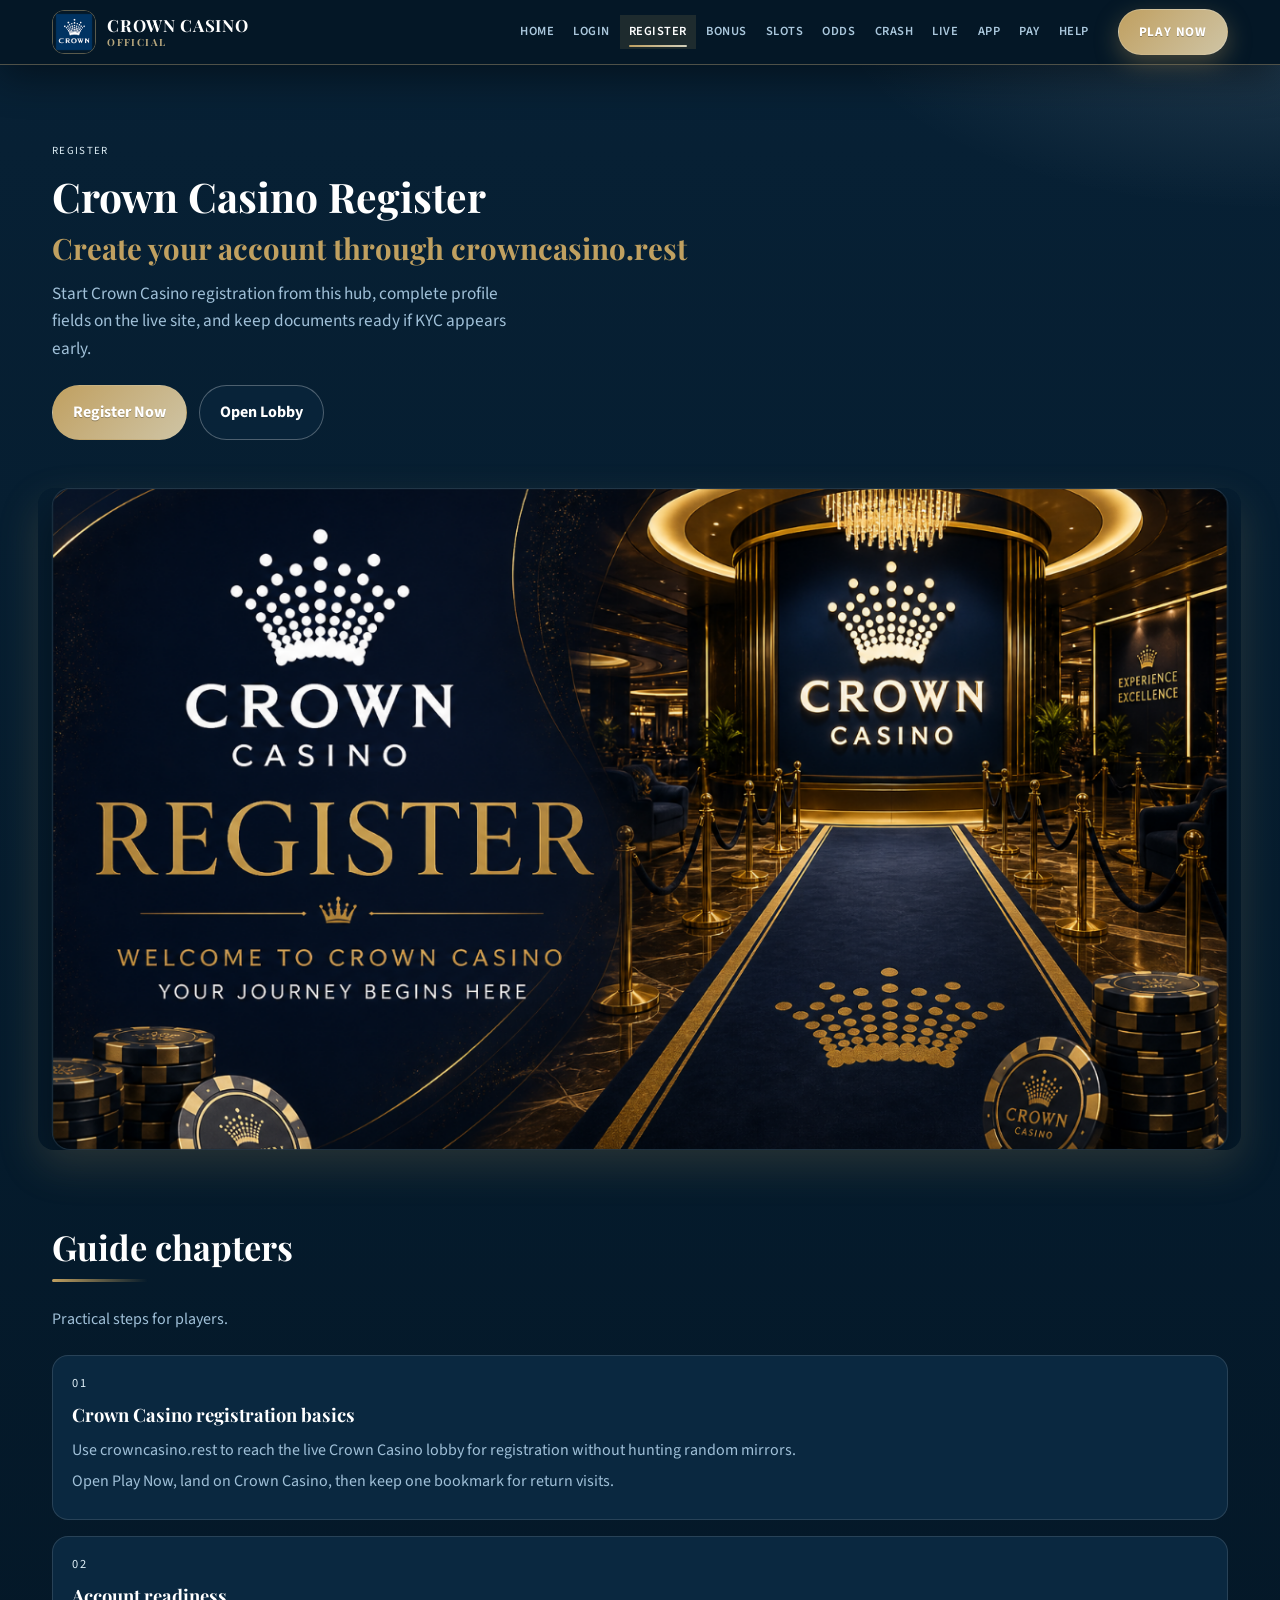
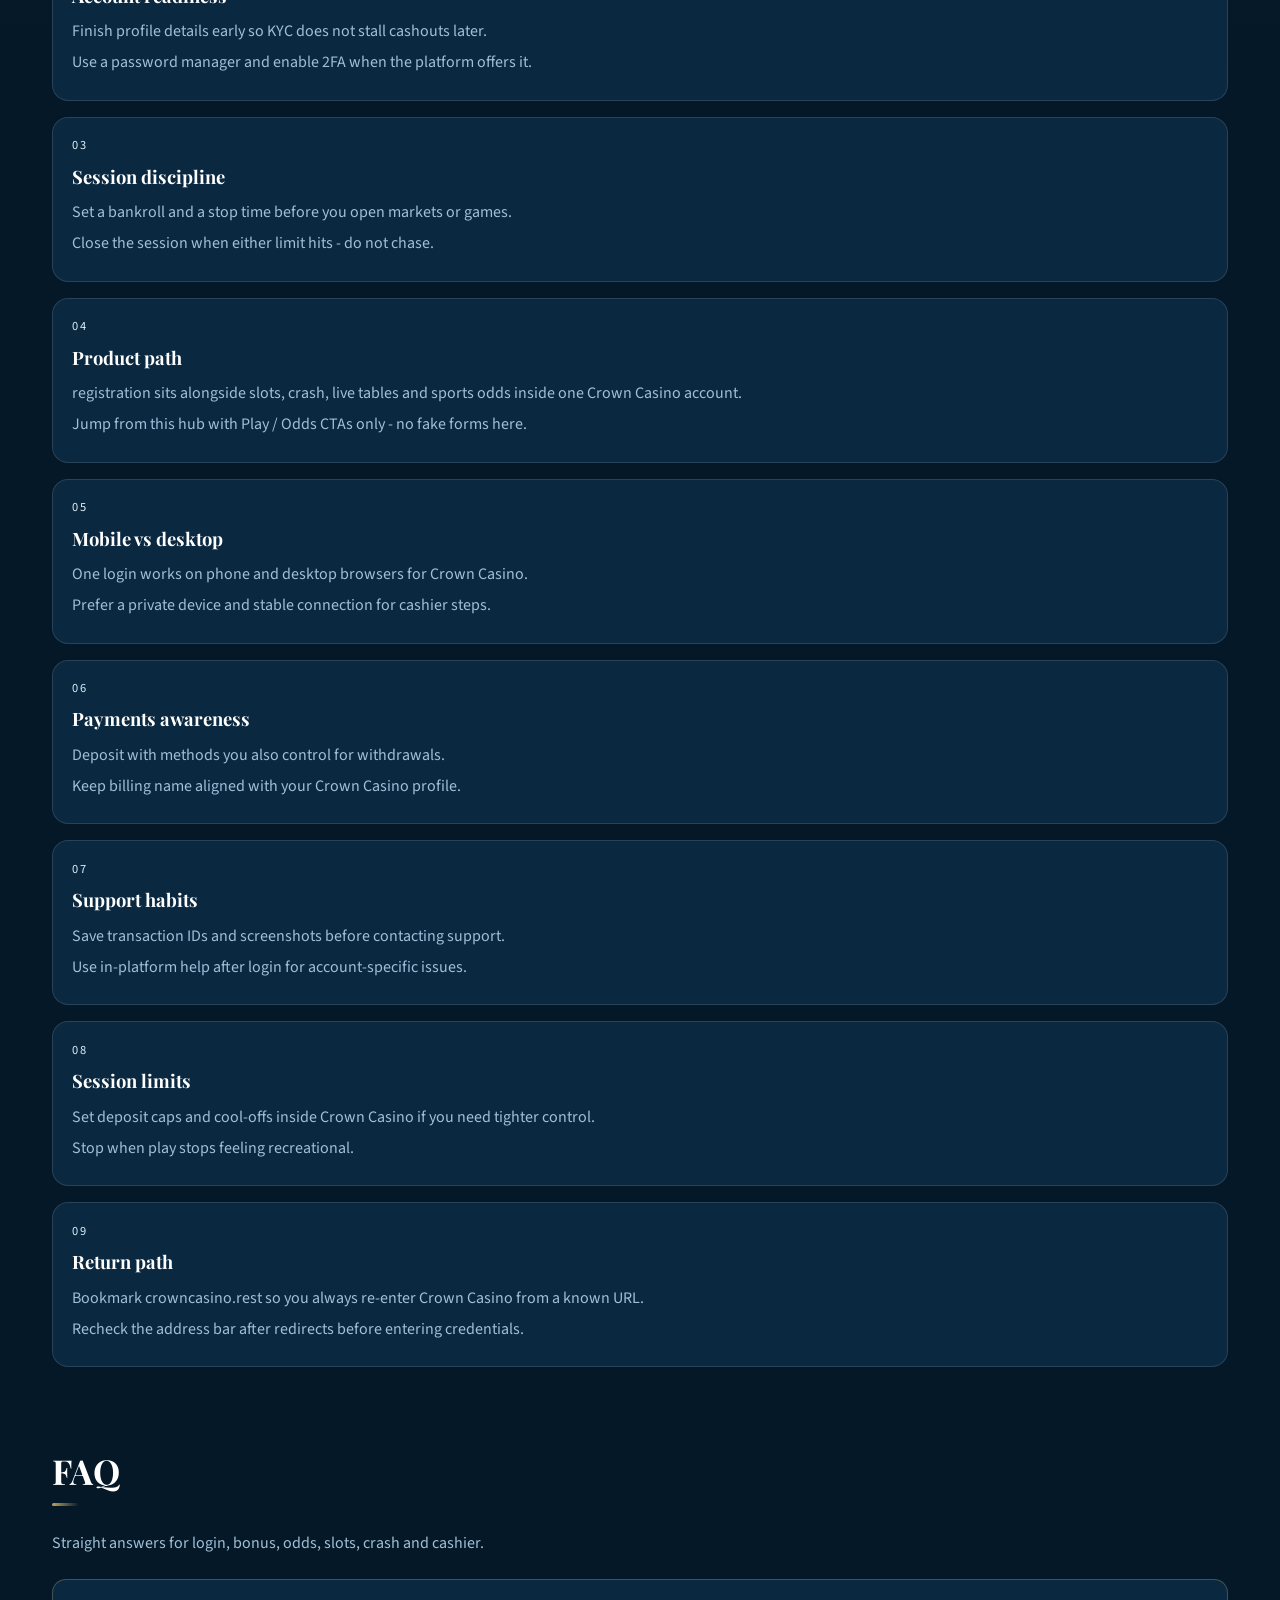
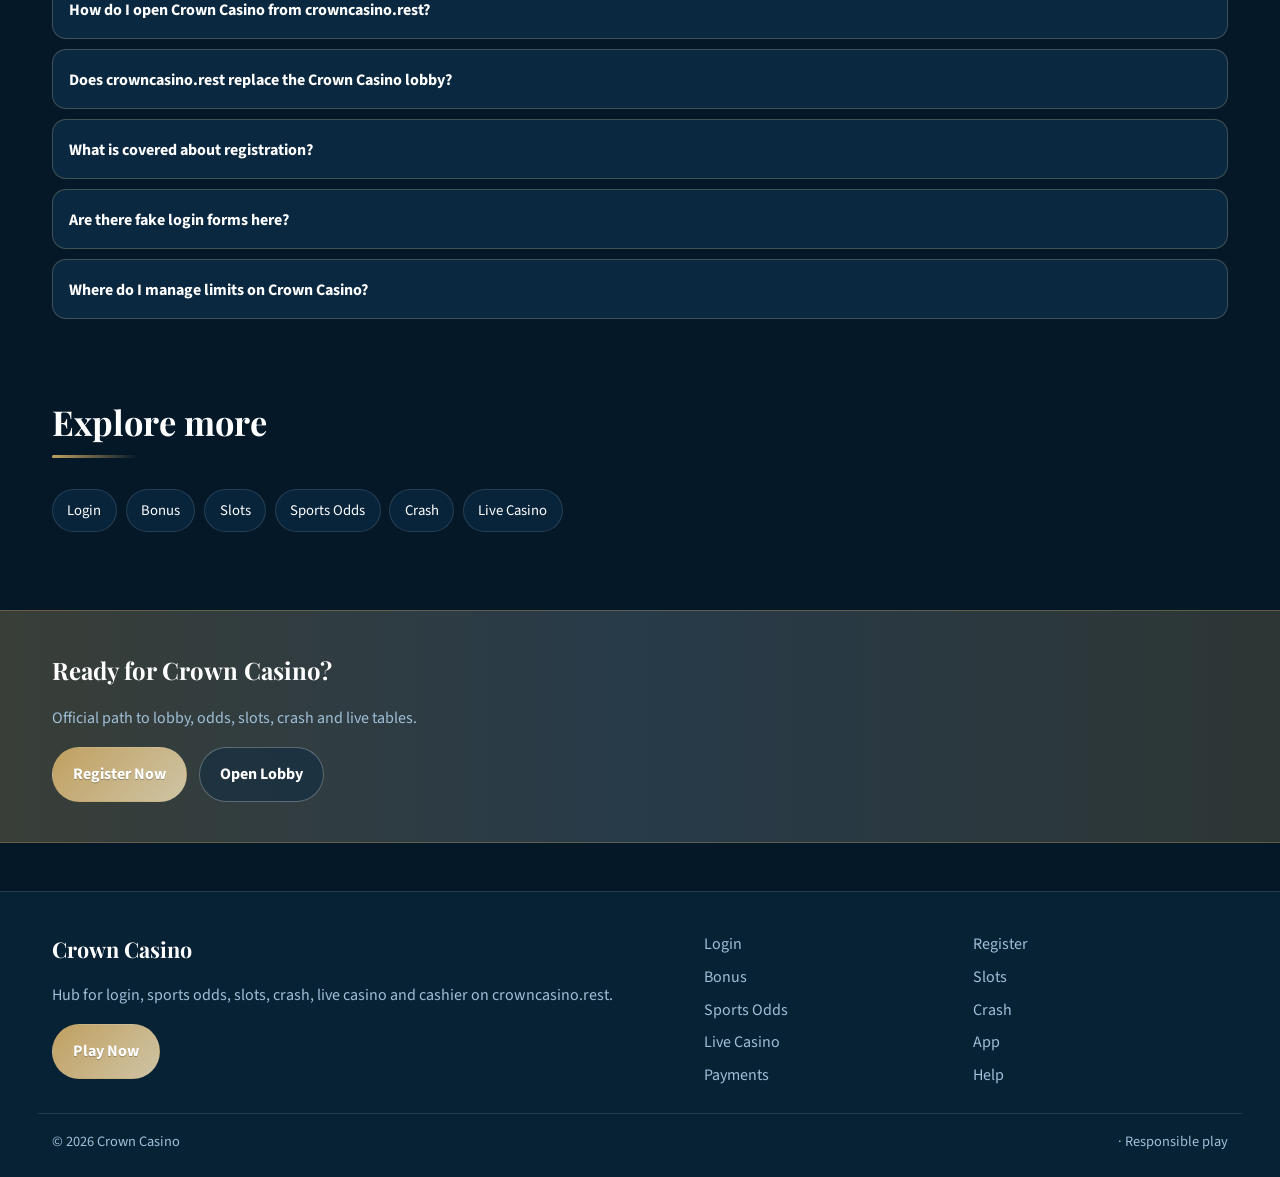
<file: crown-register.html>
<!DOCTYPE html>
<html lang="en">
<head>
<meta charset="utf-8">
<meta name="viewport" content="width=device-width, initial-scale=1">
<title>Crown Casino Register - Create Account via crowncasino.rest</title>
<meta name="description" content="Register for Crown Casino from crowncasino.rest: account setup, profile checks and welcome-bonus path after signup.">
<meta name="keywords" content="Crown Casino, Crown Casino Register, Crown Casino login, Crown Casino bonus, Crown Casino slots, Crown Casino odds, crowncasino.rest">
<meta name="robots" content="index,follow,max-image-preview:large">
<link rel="canonical" href="https://crowncasino.rest/crown-register.html">
<meta property="og:type" content="website">
<meta property="og:site_name" content="Crown Casino">
<meta property="og:title" content="Crown Casino Register - Create Account via crowncasino.rest">
<meta property="og:description" content="Register for Crown Casino from crowncasino.rest: account setup, profile checks and welcome-bonus path after signup.">
<meta property="og:url" content="https://crowncasino.rest/crown-register.html">
<meta property="og:image" content="https://crowncasino.rest/assets/pages/crown-register.jpg">
<meta name="twitter:card" content="summary_large_image">
<meta name="twitter:title" content="Crown Casino Register - Create Account via crowncasino.rest">
<meta name="twitter:description" content="Register for Crown Casino from crowncasino.rest: account setup, profile checks and welcome-bonus path after signup.">
<meta name="twitter:image" content="https://crowncasino.rest/assets/pages/crown-register.jpg">
<link rel="icon" href="/favicon.ico" sizes="any">
<link rel="icon" type="image/png" sizes="48x48" href="/favicon-48x48.png">
<link rel="icon" type="image/png" sizes="96x96" href="/favicon-96x96.png">
<link rel="icon" type="image/png" sizes="192x192" href="/favicon-192x192.png">
<link rel="apple-touch-icon" sizes="180x180" href="/apple-touch-icon.png">
<link rel="manifest" href="/site.webmanifest">
<link rel="preconnect" href="https://fonts.googleapis.com">
<link rel="preconnect" href="https://fonts.gstatic.com" crossorigin>
<link href="https://fonts.googleapis.com/css2?family=Playfair+Display:wght@600;700&family=Source+Sans+3:wght@400;600;700&display=swap" rel="stylesheet">
<link rel="stylesheet" href="/css/styles.css">
<link rel="stylesheet" href="/css/i18n.css">
<script type="application/ld+json">{"@context":"https://schema.org","@type":"FAQPage","url":"https://crowncasino.rest/crown-register.html","mainEntity":[{"@type":"Question","name":"How do I open Crown Casino from crowncasino.rest?","acceptedAnswer":{"@type":"Answer","text":"Tap Play Now on crowncasino.rest, follow through to the live Crown Casino site, then complete login or registration there."}},{"@type":"Question","name":"Does crowncasino.rest replace the Crown Casino lobby?","acceptedAnswer":{"@type":"Answer","text":"No. crowncasino.rest is an SEO hub for login, bonus path, odds, slots, crash, live casino and cashier. Real games run on Crown Casino after you continue."}},{"@type":"Question","name":"What is covered about registration?","acceptedAnswer":{"@type":"Answer","text":"This page explains practical registration steps for Crown Casino players: safe entry, product location, session limits and where to continue via Play Now."}},{"@type":"Question","name":"Are there fake login forms here?","acceptedAnswer":{"@type":"Answer","text":"No. Never enter passwords on the hub. Credentials belong only on the live Crown Casino site after you leave this page."}},{"@type":"Question","name":"Where do I manage limits on Crown Casino?","acceptedAnswer":{"@type":"Answer","text":"Use deposit limits, reality checks and cool-offs inside the logged-in Crown Casino account tools."}}]}</script>
</head>
<body class="layout-0 page">
<header class="site-header" id="siteHeader">
<div class="wrap header-bar">
<a class="brand" href="/" aria-label="Crown Casino home">
<span class="brand-mark"><img src="/assets/brand/logo.png" alt="Crown Casino logo" width="40" height="40"></span>
<span class="brand-copy"><span class="brand-name">Crown Casino</span><span class="brand-tag">Official</span></span>
</a>
<button class="nav-toggle" id="navToggle" aria-expanded="false" aria-controls="siteNav" type="button" aria-label="Open menu"><span></span><span></span><span></span></button>
<nav class="site-nav" id="siteNav" aria-label="Primary"><a class="nav-link" href="/">Home</a><a class="nav-link" href="/crown-login.html">Login</a><a class="nav-link is-active" href="/crown-register.html">Register</a><a class="nav-link" href="/crown-bonus.html">Bonus</a><a class="nav-link" href="/crown-slots.html">Slots</a><a class="nav-link" href="/crown-odds.html">Odds</a><a class="nav-link" href="/crown-crash.html">Crash</a><a class="nav-link" href="/crown-live.html">Live</a><a class="nav-link" href="/crown-app.html">App</a><a class="nav-link" href="/crown-pay.html">Pay</a><a class="nav-link" href="/crown-help.html">Help</a></nav>
<a class="btn btn-accent header-cta" href="https://martell890.online/tqm6BBm7?sub_id_1=crowncasino.rest" rel="nofollow sponsored noopener" target="_blank">Play Now</a>
</div>
</header>
<section class="page-hero"><div class="wrap">
<div class="eyebrow">Register</div>
<h1>Crown Casino Register<em>Create your account through crowncasino.rest</em></h1>
<p class="lead">Start Crown Casino registration from this hub, complete profile fields on the live site, and keep documents ready if KYC appears early.</p>
<div class="cta-row">
<a class="btn btn-accent" href="https://martell890.online/tqm6BBm7?sub_id_1=crowncasino.rest" rel="nofollow sponsored noopener" target="_blank">Register Now</a>
<a class="btn btn-ghost" href="https://martell890.online/tqm6BBm7?sub_id_1=crowncasino.rest" rel="nofollow sponsored noopener" target="_blank">Open Lobby</a>
</div>

</div></section>
<div class="page-cover wrap"><img src="/assets/pages/crown-register.jpg" alt="Register cover" width="1200" height="675" loading="eager"></div>
<section class="chapters wrap"><div class="section-head"><h2>Guide chapters</h2><p class="mute">Practical steps for players.</p></div><div class="chapter-grid"><article class="chapter"><div class="chapter-n">01</div><h3>Crown Casino registration basics</h3><p>Use crowncasino.rest to reach the live Crown Casino lobby for registration without hunting random mirrors.</p><p>Open Play Now, land on Crown Casino, then keep one bookmark for return visits.</p></article><article class="chapter"><div class="chapter-n">02</div><h3>Account readiness</h3><p>Finish profile details early so KYC does not stall cashouts later.</p><p>Use a password manager and enable 2FA when the platform offers it.</p></article><article class="chapter"><div class="chapter-n">03</div><h3>Session discipline</h3><p>Set a bankroll and a stop time before you open markets or games.</p><p>Close the session when either limit hits - do not chase.</p></article><article class="chapter"><div class="chapter-n">04</div><h3>Product path</h3><p>registration sits alongside slots, crash, live tables and sports odds inside one Crown Casino account.</p><p>Jump from this hub with Play / Odds CTAs only - no fake forms here.</p></article><article class="chapter"><div class="chapter-n">05</div><h3>Mobile vs desktop</h3><p>One login works on phone and desktop browsers for Crown Casino.</p><p>Prefer a private device and stable connection for cashier steps.</p></article><article class="chapter"><div class="chapter-n">06</div><h3>Payments awareness</h3><p>Deposit with methods you also control for withdrawals.</p><p>Keep billing name aligned with your Crown Casino profile.</p></article><article class="chapter"><div class="chapter-n">07</div><h3>Support habits</h3><p>Save transaction IDs and screenshots before contacting support.</p><p>Use in-platform help after login for account-specific issues.</p></article><article class="chapter"><div class="chapter-n">08</div><h3>Session limits</h3><p>Set deposit caps and cool-offs inside Crown Casino if you need tighter control.</p><p>Stop when play stops feeling recreational.</p></article><article class="chapter"><div class="chapter-n">09</div><h3>Return path</h3><p>Bookmark crowncasino.rest so you always re-enter Crown Casino from a known URL.</p><p>Recheck the address bar after redirects before entering credentials.</p></article></div></section>
<section class="faq wrap" id="faq"><div class="section-head"><h2>FAQ</h2><p class="mute">Straight answers for login, bonus, odds, slots, crash and cashier.</p></div><div class="faq-list"><details class="faq-item"><summary>How do I open Crown Casino from crowncasino.rest?</summary><p>Tap Play Now on crowncasino.rest, follow through to the live Crown Casino site, then complete login or registration there.</p></details><details class="faq-item"><summary>Does crowncasino.rest replace the Crown Casino lobby?</summary><p>No. crowncasino.rest is an SEO hub for login, bonus path, odds, slots, crash, live casino and cashier. Real games run on Crown Casino after you continue.</p></details><details class="faq-item"><summary>What is covered about registration?</summary><p>This page explains practical registration steps for Crown Casino players: safe entry, product location, session limits and where to continue via Play Now.</p></details><details class="faq-item"><summary>Are there fake login forms here?</summary><p>No. Never enter passwords on the hub. Credentials belong only on the live Crown Casino site after you leave this page.</p></details><details class="faq-item"><summary>Where do I manage limits on Crown Casino?</summary><p>Use deposit limits, reality checks and cool-offs inside the logged-in Crown Casino account tools.</p></details></div></section>
<section class="related wrap"><div class="section-head"><h2>Explore more</h2></div><div class="chip-row"><a class="chip" href="/crown-login.html">Login</a><a class="chip" href="/crown-bonus.html">Bonus</a><a class="chip" href="/crown-slots.html">Slots</a><a class="chip" href="/crown-odds.html">Sports Odds</a><a class="chip" href="/crown-crash.html">Crash</a><a class="chip" href="/crown-live.html">Live Casino</a></div></section>
<section class="cta-band"><div class="wrap cta-inner">
<h2>Ready for Crown Casino?</h2>
<p class="mute">Official path to lobby, odds, slots, crash and live tables.</p>
<div class="cta-row">
<a class="btn btn-accent" href="https://martell890.online/tqm6BBm7?sub_id_1=crowncasino.rest" rel="nofollow sponsored noopener" target="_blank">Register Now</a>
<a class="btn btn-ghost" href="https://martell890.online/tqm6BBm7?sub_id_1=crowncasino.rest" rel="nofollow sponsored noopener" target="_blank">Open Lobby</a>
</div></div></section>
<footer class="site-footer">
<div class="wrap footer-grid">
<div>
<div class="footer-brand">Crown Casino</div>
<p class="mute">Hub for login, sports odds, slots, crash, live casino and cashier on crowncasino.rest.</p>
<a class="btn btn-accent" href="https://martell890.online/tqm6BBm7?sub_id_1=crowncasino.rest" rel="nofollow sponsored noopener" target="_blank">Play Now</a>
</div>
<div class="footer-links"><a href="/crown-login.html">Login</a><a href="/crown-register.html">Register</a><a href="/crown-bonus.html">Bonus</a><a href="/crown-slots.html">Slots</a><a href="/crown-odds.html">Sports Odds</a><a href="/crown-crash.html">Crash</a><a href="/crown-live.html">Live Casino</a><a href="/crown-app.html">App</a><a href="/crown-pay.html">Payments</a><a href="/crown-help.html">Help</a></div>
</div>
<div class="wrap footer-base"><span>&copy; 2026 Crown Casino</span><span> &middot; Responsible play</span></div>
</footer>
<script src="/js/main.js"></script>
<script src="/js/i18n-dict.js"></script>
<script src="/js/i18n.js"></script>
</body>
</html>
</file>
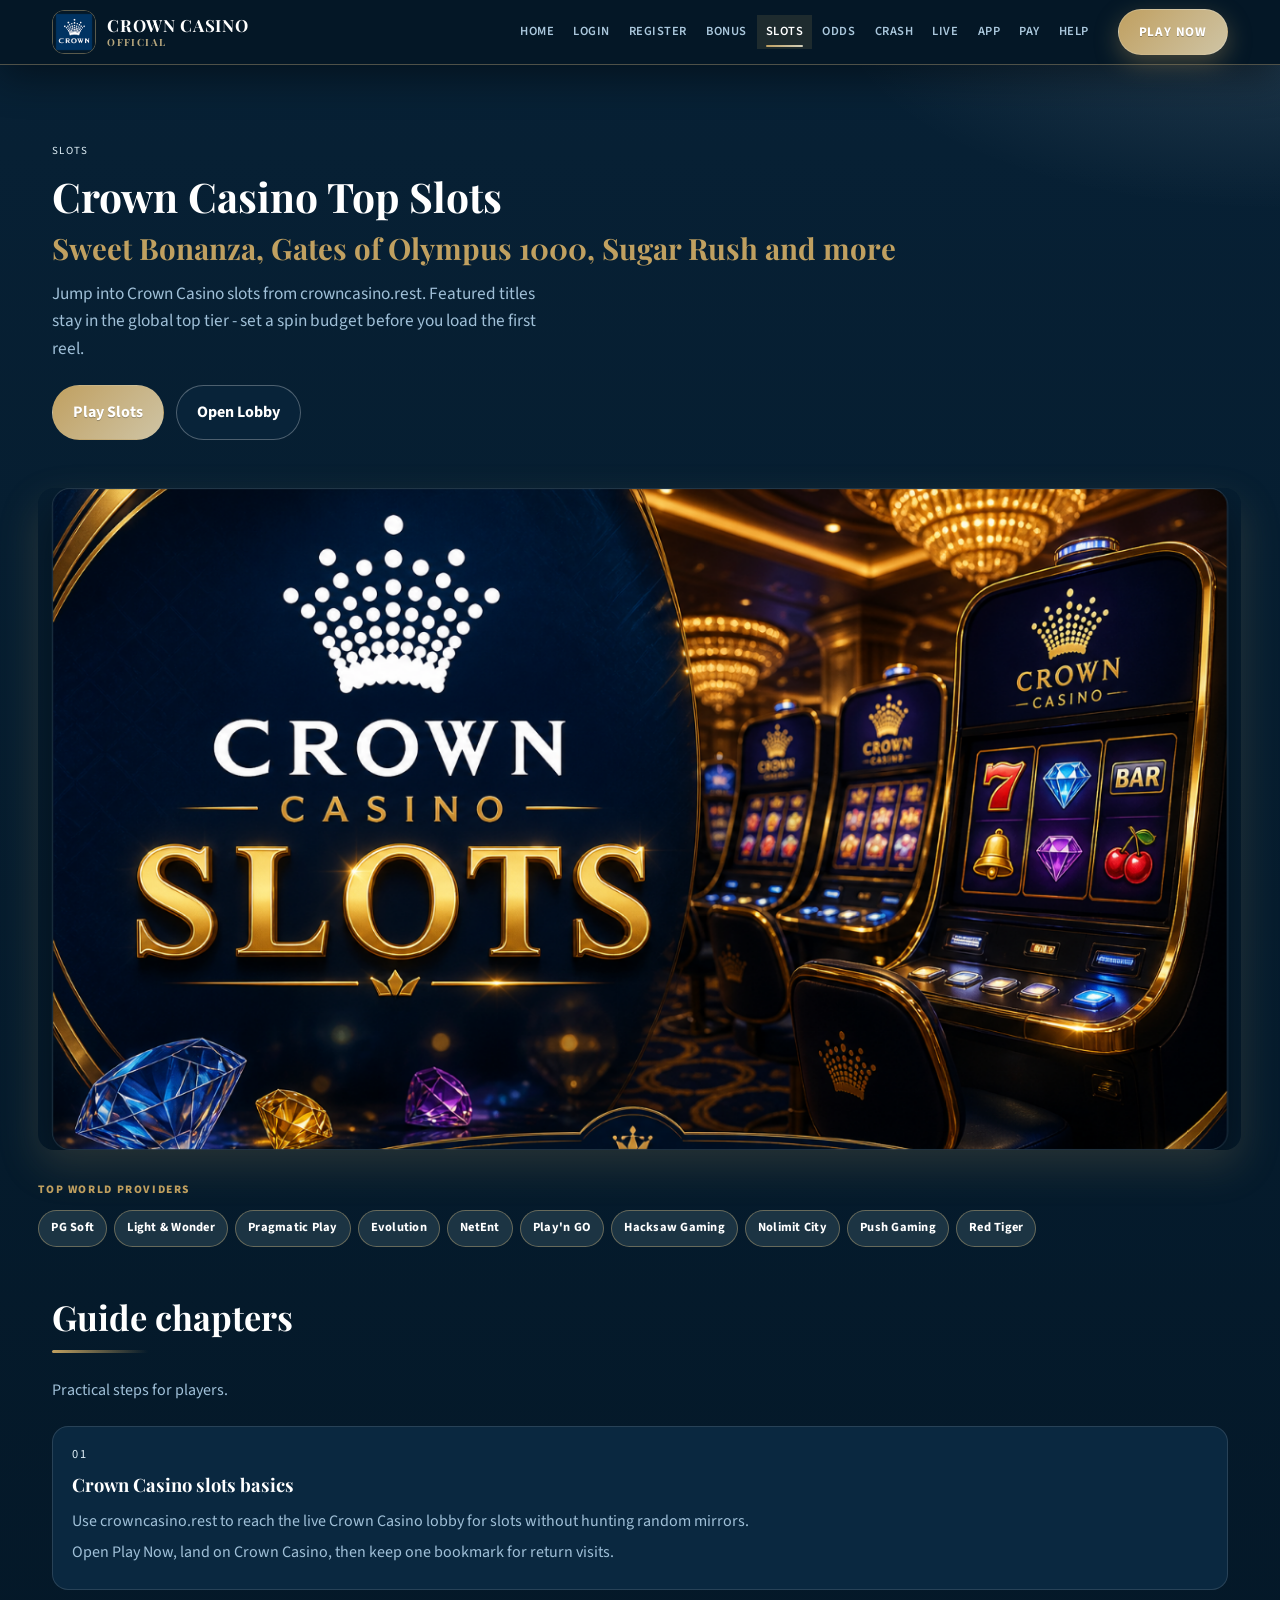
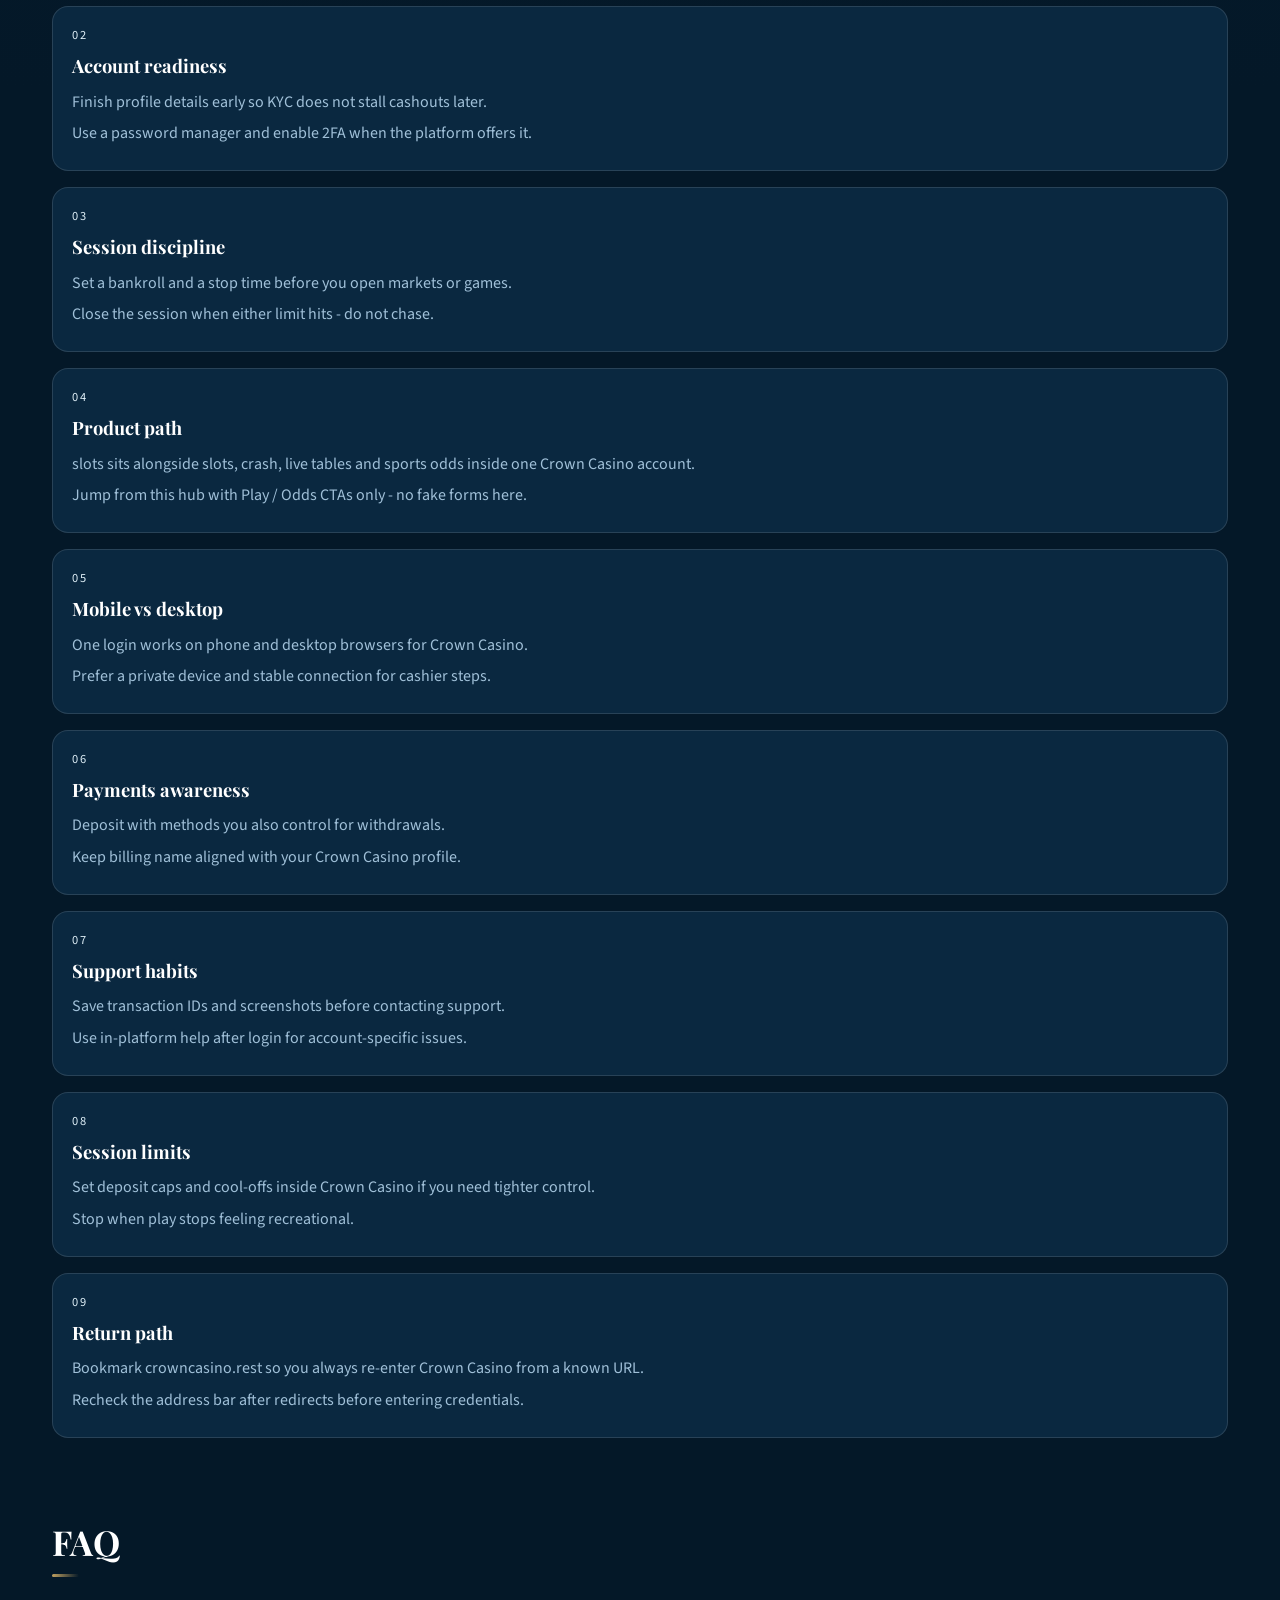
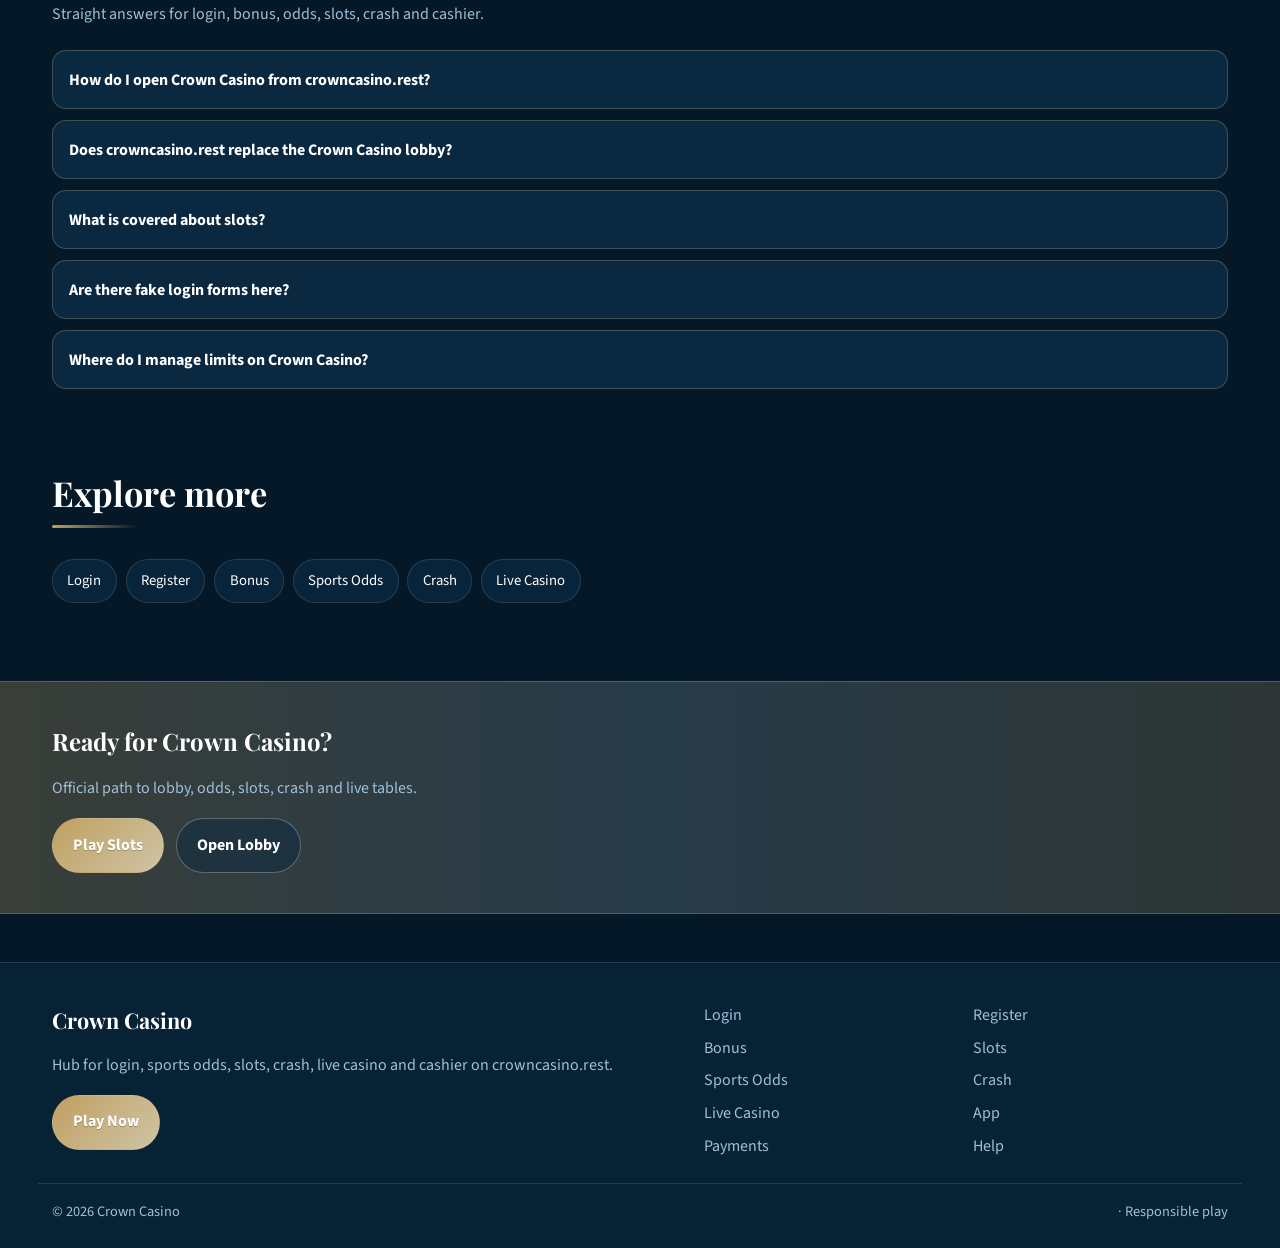
<file: crown-slots.html>
<!DOCTYPE html>
<html lang="en">
<head>
<meta charset="utf-8">
<meta name="viewport" content="width=device-width, initial-scale=1">
<title>Crown Casino Slots - Sweet Bonanza, Gates of Olympus 1000, Sugar Rush &amp; More | crowncasino.rest</title>
<meta name="description" content="Play top world slots at Crown Casino via crowncasino.rest: Sweet Bonanza, Gates of Olympus 1000, Sugar Rush and more household titles. Session tips.">
<meta name="keywords" content="Crown Casino, Crown Casino Slots, Crown Casino login, Crown Casino bonus, Crown Casino slots, Crown Casino odds, crowncasino.rest">
<meta name="robots" content="index,follow,max-image-preview:large">
<link rel="canonical" href="https://crowncasino.rest/crown-slots.html">
<meta property="og:type" content="website">
<meta property="og:site_name" content="Crown Casino">
<meta property="og:title" content="Crown Casino Slots - Sweet Bonanza, Gates of Olympus 1000, Sugar Rush &amp; More | crowncasino.rest">
<meta property="og:description" content="Play top world slots at Crown Casino via crowncasino.rest: Sweet Bonanza, Gates of Olympus 1000, Sugar Rush and more household titles. Session tips.">
<meta property="og:url" content="https://crowncasino.rest/crown-slots.html">
<meta property="og:image" content="https://crowncasino.rest/assets/pages/crown-slots.jpg">
<meta name="twitter:card" content="summary_large_image">
<meta name="twitter:title" content="Crown Casino Slots - Sweet Bonanza, Gates of Olympus 1000, Sugar Rush &amp; More | crowncasino.rest">
<meta name="twitter:description" content="Play top world slots at Crown Casino via crowncasino.rest: Sweet Bonanza, Gates of Olympus 1000, Sugar Rush and more household titles. Session tips.">
<meta name="twitter:image" content="https://crowncasino.rest/assets/pages/crown-slots.jpg">
<link rel="icon" href="/favicon.ico" sizes="any">
<link rel="icon" type="image/png" sizes="48x48" href="/favicon-48x48.png">
<link rel="icon" type="image/png" sizes="96x96" href="/favicon-96x96.png">
<link rel="icon" type="image/png" sizes="192x192" href="/favicon-192x192.png">
<link rel="apple-touch-icon" sizes="180x180" href="/apple-touch-icon.png">
<link rel="manifest" href="/site.webmanifest">
<link rel="preconnect" href="https://fonts.googleapis.com">
<link rel="preconnect" href="https://fonts.gstatic.com" crossorigin>
<link href="https://fonts.googleapis.com/css2?family=Playfair+Display:wght@600;700&family=Source+Sans+3:wght@400;600;700&display=swap" rel="stylesheet">
<link rel="stylesheet" href="/css/styles.css">
<link rel="stylesheet" href="/css/i18n.css">
<script type="application/ld+json">{"@context":"https://schema.org","@type":"FAQPage","url":"https://crowncasino.rest/crown-slots.html","mainEntity":[{"@type":"Question","name":"How do I open Crown Casino from crowncasino.rest?","acceptedAnswer":{"@type":"Answer","text":"Tap Play Now on crowncasino.rest, follow through to the live Crown Casino site, then complete login or registration there."}},{"@type":"Question","name":"Does crowncasino.rest replace the Crown Casino lobby?","acceptedAnswer":{"@type":"Answer","text":"No. crowncasino.rest is an SEO hub for login, bonus path, odds, slots, crash, live casino and cashier. Real games run on Crown Casino after you continue."}},{"@type":"Question","name":"What is covered about slots?","acceptedAnswer":{"@type":"Answer","text":"This page explains practical slots steps for Crown Casino players: safe entry, product location, session limits and where to continue via Play Now."}},{"@type":"Question","name":"Are there fake login forms here?","acceptedAnswer":{"@type":"Answer","text":"No. Never enter passwords on the hub. Credentials belong only on the live Crown Casino site after you leave this page."}},{"@type":"Question","name":"Where do I manage limits on Crown Casino?","acceptedAnswer":{"@type":"Answer","text":"Use deposit limits, reality checks and cool-offs inside the logged-in Crown Casino account tools."}}]}</script>
</head>
<body class="layout-0 page">
<header class="site-header" id="siteHeader">
<div class="wrap header-bar">
<a class="brand" href="/" aria-label="Crown Casino home">
<span class="brand-mark"><img src="/assets/brand/logo.png" alt="Crown Casino logo" width="40" height="40"></span>
<span class="brand-copy"><span class="brand-name">Crown Casino</span><span class="brand-tag">Official</span></span>
</a>
<button class="nav-toggle" id="navToggle" aria-expanded="false" aria-controls="siteNav" type="button" aria-label="Open menu"><span></span><span></span><span></span></button>
<nav class="site-nav" id="siteNav" aria-label="Primary"><a class="nav-link" href="/">Home</a><a class="nav-link" href="/crown-login.html">Login</a><a class="nav-link" href="/crown-register.html">Register</a><a class="nav-link" href="/crown-bonus.html">Bonus</a><a class="nav-link is-active" href="/crown-slots.html">Slots</a><a class="nav-link" href="/crown-odds.html">Odds</a><a class="nav-link" href="/crown-crash.html">Crash</a><a class="nav-link" href="/crown-live.html">Live</a><a class="nav-link" href="/crown-app.html">App</a><a class="nav-link" href="/crown-pay.html">Pay</a><a class="nav-link" href="/crown-help.html">Help</a></nav>
<a class="btn btn-accent header-cta" href="https://martell890.online/tqm6BBm7?sub_id_1=crowncasino.rest" rel="nofollow sponsored noopener" target="_blank">Play Now</a>
</div>
</header>
<section class="page-hero"><div class="wrap">
<div class="eyebrow">Slots</div>
<h1>Crown Casino Top Slots<em>Sweet Bonanza, Gates of Olympus 1000, Sugar Rush and more</em></h1>
<p class="lead">Jump into Crown Casino slots from crowncasino.rest. Featured titles stay in the global top tier - set a spin budget before you load the first reel.</p>
<div class="cta-row">
<a class="btn btn-accent" href="https://martell890.online/tqm6BBm7?sub_id_1=crowncasino.rest" rel="nofollow sponsored noopener" target="_blank">Play Slots</a>
<a class="btn btn-ghost" href="https://martell890.online/tqm6BBm7?sub_id_1=crowncasino.rest" rel="nofollow sponsored noopener" target="_blank">Open Lobby</a>
</div>

</div></section>
<div class="page-cover wrap"><img src="/assets/pages/crown-slots.jpg" alt="Slots cover" width="1200" height="675" loading="eager"></div>
<div class="providers-block reveal"><div class="providers-label">Top world providers</div><div class="providers-strip"><a class="provider-chip" href="https://martell890.online/tqm6BBm7?sub_id_1=crowncasino.rest" rel="nofollow sponsored noopener" target="_blank">PG Soft</a><a class="provider-chip" href="https://martell890.online/tqm6BBm7?sub_id_1=crowncasino.rest" rel="nofollow sponsored noopener" target="_blank">Light &amp; Wonder</a><a class="provider-chip" href="https://martell890.online/tqm6BBm7?sub_id_1=crowncasino.rest" rel="nofollow sponsored noopener" target="_blank">Pragmatic Play</a><a class="provider-chip" href="https://martell890.online/tqm6BBm7?sub_id_1=crowncasino.rest" rel="nofollow sponsored noopener" target="_blank">Evolution</a><a class="provider-chip" href="https://martell890.online/tqm6BBm7?sub_id_1=crowncasino.rest" rel="nofollow sponsored noopener" target="_blank">NetEnt</a><a class="provider-chip" href="https://martell890.online/tqm6BBm7?sub_id_1=crowncasino.rest" rel="nofollow sponsored noopener" target="_blank">Play&#39;n GO</a><a class="provider-chip" href="https://martell890.online/tqm6BBm7?sub_id_1=crowncasino.rest" rel="nofollow sponsored noopener" target="_blank">Hacksaw Gaming</a><a class="provider-chip" href="https://martell890.online/tqm6BBm7?sub_id_1=crowncasino.rest" rel="nofollow sponsored noopener" target="_blank">Nolimit City</a><a class="provider-chip" href="https://martell890.online/tqm6BBm7?sub_id_1=crowncasino.rest" rel="nofollow sponsored noopener" target="_blank">Push Gaming</a><a class="provider-chip" href="https://martell890.online/tqm6BBm7?sub_id_1=crowncasino.rest" rel="nofollow sponsored noopener" target="_blank">Red Tiger</a></div></div>
<section class="chapters wrap"><div class="section-head"><h2>Guide chapters</h2><p class="mute">Practical steps for players.</p></div><div class="chapter-grid"><article class="chapter"><div class="chapter-n">01</div><h3>Crown Casino slots basics</h3><p>Use crowncasino.rest to reach the live Crown Casino lobby for slots without hunting random mirrors.</p><p>Open Play Now, land on Crown Casino, then keep one bookmark for return visits.</p></article><article class="chapter"><div class="chapter-n">02</div><h3>Account readiness</h3><p>Finish profile details early so KYC does not stall cashouts later.</p><p>Use a password manager and enable 2FA when the platform offers it.</p></article><article class="chapter"><div class="chapter-n">03</div><h3>Session discipline</h3><p>Set a bankroll and a stop time before you open markets or games.</p><p>Close the session when either limit hits - do not chase.</p></article><article class="chapter"><div class="chapter-n">04</div><h3>Product path</h3><p>slots sits alongside slots, crash, live tables and sports odds inside one Crown Casino account.</p><p>Jump from this hub with Play / Odds CTAs only - no fake forms here.</p></article><article class="chapter"><div class="chapter-n">05</div><h3>Mobile vs desktop</h3><p>One login works on phone and desktop browsers for Crown Casino.</p><p>Prefer a private device and stable connection for cashier steps.</p></article><article class="chapter"><div class="chapter-n">06</div><h3>Payments awareness</h3><p>Deposit with methods you also control for withdrawals.</p><p>Keep billing name aligned with your Crown Casino profile.</p></article><article class="chapter"><div class="chapter-n">07</div><h3>Support habits</h3><p>Save transaction IDs and screenshots before contacting support.</p><p>Use in-platform help after login for account-specific issues.</p></article><article class="chapter"><div class="chapter-n">08</div><h3>Session limits</h3><p>Set deposit caps and cool-offs inside Crown Casino if you need tighter control.</p><p>Stop when play stops feeling recreational.</p></article><article class="chapter"><div class="chapter-n">09</div><h3>Return path</h3><p>Bookmark crowncasino.rest so you always re-enter Crown Casino from a known URL.</p><p>Recheck the address bar after redirects before entering credentials.</p></article></div></section>
<section class="faq wrap" id="faq"><div class="section-head"><h2>FAQ</h2><p class="mute">Straight answers for login, bonus, odds, slots, crash and cashier.</p></div><div class="faq-list"><details class="faq-item"><summary>How do I open Crown Casino from crowncasino.rest?</summary><p>Tap Play Now on crowncasino.rest, follow through to the live Crown Casino site, then complete login or registration there.</p></details><details class="faq-item"><summary>Does crowncasino.rest replace the Crown Casino lobby?</summary><p>No. crowncasino.rest is an SEO hub for login, bonus path, odds, slots, crash, live casino and cashier. Real games run on Crown Casino after you continue.</p></details><details class="faq-item"><summary>What is covered about slots?</summary><p>This page explains practical slots steps for Crown Casino players: safe entry, product location, session limits and where to continue via Play Now.</p></details><details class="faq-item"><summary>Are there fake login forms here?</summary><p>No. Never enter passwords on the hub. Credentials belong only on the live Crown Casino site after you leave this page.</p></details><details class="faq-item"><summary>Where do I manage limits on Crown Casino?</summary><p>Use deposit limits, reality checks and cool-offs inside the logged-in Crown Casino account tools.</p></details></div></section>
<section class="related wrap"><div class="section-head"><h2>Explore more</h2></div><div class="chip-row"><a class="chip" href="/crown-login.html">Login</a><a class="chip" href="/crown-register.html">Register</a><a class="chip" href="/crown-bonus.html">Bonus</a><a class="chip" href="/crown-odds.html">Sports Odds</a><a class="chip" href="/crown-crash.html">Crash</a><a class="chip" href="/crown-live.html">Live Casino</a></div></section>
<section class="cta-band"><div class="wrap cta-inner">
<h2>Ready for Crown Casino?</h2>
<p class="mute">Official path to lobby, odds, slots, crash and live tables.</p>
<div class="cta-row">
<a class="btn btn-accent" href="https://martell890.online/tqm6BBm7?sub_id_1=crowncasino.rest" rel="nofollow sponsored noopener" target="_blank">Play Slots</a>
<a class="btn btn-ghost" href="https://martell890.online/tqm6BBm7?sub_id_1=crowncasino.rest" rel="nofollow sponsored noopener" target="_blank">Open Lobby</a>
</div></div></section>
<footer class="site-footer">
<div class="wrap footer-grid">
<div>
<div class="footer-brand">Crown Casino</div>
<p class="mute">Hub for login, sports odds, slots, crash, live casino and cashier on crowncasino.rest.</p>
<a class="btn btn-accent" href="https://martell890.online/tqm6BBm7?sub_id_1=crowncasino.rest" rel="nofollow sponsored noopener" target="_blank">Play Now</a>
</div>
<div class="footer-links"><a href="/crown-login.html">Login</a><a href="/crown-register.html">Register</a><a href="/crown-bonus.html">Bonus</a><a href="/crown-slots.html">Slots</a><a href="/crown-odds.html">Sports Odds</a><a href="/crown-crash.html">Crash</a><a href="/crown-live.html">Live Casino</a><a href="/crown-app.html">App</a><a href="/crown-pay.html">Payments</a><a href="/crown-help.html">Help</a></div>
</div>
<div class="wrap footer-base"><span>&copy; 2026 Crown Casino</span><span> &middot; Responsible play</span></div>
</footer>
<script src="/js/main.js"></script>
<script src="/js/i18n-dict.js"></script>
<script src="/js/i18n.js"></script>
</body>
</html>
</file>
<file: css/styles.css>
:root{
--bg:#041828;--surface:#0A2840;--text:#FFFFFF;--mute:#A0C0D8;
--accent:#C0A060;--accent2:#E0F0F8;
--font-display:'Playfair Display',Georgia,serif;--font-body:'Source Sans 3',system-ui,sans-serif;
--radius:18px;--line:color-mix(in srgb,var(--text) 12%,transparent);
--shadow:0 18px 50px color-mix(in srgb,#000 45%,transparent);
}
*{box-sizing:border-box}html{scroll-behavior:smooth}
body{margin:0;font-family:var(--font-body);color:var(--text);line-height:1.6;min-height:100vh;background:
radial-gradient(1100px 500px at 10% -10%,color-mix(in srgb,var(--accent) 16%,transparent),transparent 55%),
radial-gradient(900px 420px at 100% 0%,color-mix(in srgb,var(--accent2) 14%,transparent),transparent 50%),
linear-gradient(180deg,color-mix(in srgb,var(--surface) 55%,var(--bg)),var(--bg) 38%,var(--bg))}
img{max-width:100%;display:block}a{color:inherit;text-decoration:none}
.wrap{width:min(1120px,92%);margin:0 auto}.mute{color:var(--mute)}
.site-header{position:sticky;top:0;z-index:50;backdrop-filter:blur(10px);background:color-mix(in srgb,var(--bg) 55%,transparent);border-bottom:1px solid transparent;transition:.25s ease}
.site-header.is-solid{background:color-mix(in srgb,var(--bg) 92%,transparent);border-bottom-color:var(--line);box-shadow:0 8px 30px color-mix(in srgb,#000 25%,transparent)}
.header-inner{display:flex;align-items:center;gap:1rem;min-height:72px}
.brand{display:flex;align-items:center;gap:.7rem;font-family:var(--font-display);font-weight:700}
.brand img{width:44px;height:44px;object-fit:cover;border-radius:10px;border:1px solid var(--line);background:var(--surface)}
.site-nav{display:none;gap:.15rem;flex-wrap:wrap}
.nav-link{padding:.45rem .7rem;border-radius:999px;color:var(--mute);font-size:.92rem}
.nav-link:hover,.nav-link.is-active{color:var(--text);background:color-mix(in srgb,var(--accent) 14%,transparent)}
.nav-toggle{margin-left:auto;background:var(--surface);border:1px solid var(--line);color:var(--text);border-radius:999px;padding:.45rem .9rem;cursor:pointer}
.header-cta{display:none}
@media(min-width:980px){.nav-toggle{display:none}.site-nav{display:flex;margin-left:auto}.header-cta{display:inline-flex;margin-left:.4rem}}
body.nav-open .site-nav{display:flex}
.btn{display:inline-flex;align-items:center;justify-content:center;gap:.4rem;padding:.85rem 1.25rem;border-radius:999px;font-weight:700;border:1px solid transparent;transition:.2s ease}
.btn-accent{background:linear-gradient(135deg,var(--accent),color-mix(in srgb,var(--accent2) 45%,var(--accent)));color:#fff;text-shadow:0 1px 0 color-mix(in srgb,#000 25%,transparent)}
.btn-accent:hover{filter:brightness(1.06);transform:translateY(-1px)}
.btn-ghost{border-color:color-mix(in srgb,var(--text) 28%,transparent);color:var(--text);background:color-mix(in srgb,var(--surface) 50%,transparent)}
.btn-ghost:hover{border-color:var(--accent);color:var(--accent)}
.hero{text-align:center;padding:5.5rem 0 3.5rem}.hero-grid{display:grid;gap:2rem;justify-items:center;max-width:920px;margin:0 auto}.hero-visual{width:min(100%,420px);aspect-ratio:1.15;border-radius:28px 8px 28px 8px}
.eyebrow{display:inline-block;font-size:.68rem;letter-spacing:.12em;text-transform:uppercase;color:var(--accent2);margin-bottom:.35rem}
.hero h1{font-family:var(--font-display);font-size:clamp(1.25rem,2.2vw,1.7rem);line-height:1.12;margin:0 0 .5rem;font-weight:700}
.hero h1 span{display:block;color:color-mix(in srgb,var(--accent) 85%,var(--text))}
.lead{font-size:1.08rem;color:var(--mute);max-width:54ch;margin:0 0 1.4rem}
.cta-row{display:flex;flex-wrap:wrap;gap:.75rem}
.hero-visual{background:linear-gradient(145deg,color-mix(in srgb,var(--accent) 35%,var(--surface)),var(--surface) 45%,color-mix(in srgb,var(--accent2) 30%,var(--bg))),repeating-linear-gradient(-28deg,transparent,transparent 12px,color-mix(in srgb,var(--text) 4%,transparent) 12px,color-mix(in srgb,var(--text) 4%,transparent) 13px);border:1px solid var(--line);box-shadow:var(--shadow);position:relative;overflow:hidden;min-height:220px}
.hero-visual::after{content:"";position:absolute;inset:18% 12%;border:1px solid color-mix(in srgb,var(--accent) 40%,transparent);border-radius:inherit;opacity:.7}
.section{padding:3.2rem 0}.section-head{margin-bottom:1.4rem}
.section-head h2{font-family:var(--font-display);font-size:clamp(1.55rem,3vw,2.15rem);margin:0 0 .45rem}
.odds-board{display:grid;gap:.8rem}
.odds-row{display:grid;gap:.7rem;align-items:center;background:color-mix(in srgb,var(--surface) 88%,transparent);border:1px solid var(--line);border-radius:var(--radius);padding:1rem 1.1rem}
@media(min-width:760px){.odds-row{grid-template-columns:1.2fr 1fr auto}}
.odds-meta{font-size:.85rem;color:var(--mute)}.odds-match{font-weight:700;font-size:1.05rem}
.odds-prices{display:flex;gap:.45rem;flex-wrap:wrap}
.price{min-width:64px;text-align:center;padding:.45rem .55rem;border-radius:12px;background:color-mix(in srgb,var(--bg) 70%,transparent);border:1px solid var(--line);font-weight:700}
.price small{display:block;font-weight:600;color:var(--mute);font-size:.72rem}
.card-grid{display:grid;grid-template-columns:repeat(2,1fr);gap:.85rem}
@media(min-width:720px){.card-grid{grid-template-columns:repeat(3,1fr)}}
@media(min-width:980px){.card-grid{grid-template-columns:repeat(5,1fr)}}
.game-card{background:var(--surface);border:1px solid var(--line);border-radius:16px;padding:1rem;min-height:120px;display:flex;flex-direction:column;justify-content:flex-end;position:relative;overflow:hidden}
.game-card::before{content:"";position:absolute;inset:0;background:linear-gradient(160deg,color-mix(in srgb,var(--accent) 22%,transparent),transparent 55%)}
.game-card>*{position:relative;z-index:1}
.game-card h3{margin:0;font-size:.98rem;font-family:var(--font-display)}
.game-card .tag{font-size:.75rem;color:var(--accent2);margin-bottom:.35rem;text-transform:uppercase;letter-spacing:.08em}
.crash-grid,.live-grid{display:grid;gap:.85rem}
@media(min-width:700px){.crash-grid{grid-template-columns:repeat(2,1fr)}.live-grid{grid-template-columns:repeat(3,1fr)}}
@media(min-width:1000px){.crash-grid{grid-template-columns:repeat(3,1fr)}}
.panel{background:linear-gradient(180deg,color-mix(in srgb,var(--surface) 92%,var(--accent)),var(--surface));border:1px solid var(--line);border-radius:var(--radius);padding:1.15rem 1.2rem}
.panel h3{margin:0 0 .35rem;font-family:var(--font-display)}
.bonus-box{display:grid;gap:1.2rem;background:color-mix(in srgb,var(--surface) 90%,transparent);border:1px solid color-mix(in srgb,var(--accent) 35%,var(--line));border-radius:24px;padding:1.5rem}
@media(min-width:860px){.bonus-box{grid-template-columns:1.4fr .8fr;align-items:center}}
.seo-stack{display:grid;gap:1rem}@media(min-width:800px){.seo-stack{grid-template-columns:repeat(2,1fr)}}
.seo-card{padding:1.2rem;border-radius:16px;background:var(--surface);border:1px solid var(--line)}
.seo-card h3{margin:0 0 .5rem;font-size:1.05rem;font-family:var(--font-display)}
.faq-list{display:grid;gap:.65rem}
.faq-item{background:var(--surface);border:1px solid var(--line);border-radius:14px;padding:.2rem 1rem 0}
.faq-item summary{cursor:pointer;font-weight:700;padding:.9rem 0;list-style:none}
.faq-item summary::-webkit-details-marker{display:none}
.faq-item p{margin:0 0 1rem;color:var(--mute)}
.cta-band{margin:2.5rem 0 0;padding:2.5rem 0;background:linear-gradient(90deg,color-mix(in srgb,var(--accent2) 18%,var(--bg)),color-mix(in srgb,var(--accent) 14%,var(--bg)));border-top:1px solid var(--line);border-bottom:1px solid var(--line)}
.cta-inner h2{font-family:var(--font-display);margin:0 0 .5rem}
.page-hero{padding:4.5rem 0 1.75rem;overflow:visible}
.page-hero h1{font-family:var(--font-display);font-size:clamp(1.75rem,3.6vw,2.55rem);line-height:1.22;margin:0 0 .8rem;padding-top:.18em;overflow:visible}
.page-hero h1 em{font-style:normal;color:var(--accent);display:block;font-size:.72em;margin-top:.4rem;line-height:1.25;padding-top:.06em}
.gate{margin:1.2rem 0 0;padding:1rem 1.15rem;border-left:3px solid var(--accent);background:color-mix(in srgb,var(--surface) 80%,transparent);border-radius:0 14px 14px 0}
.chapter-grid{display:grid;gap:1rem}
.chapter{background:var(--surface);border:1px solid var(--line);border-radius:16px;padding:1.15rem 1.2rem}
.chapter-n{font-size:.78rem;letter-spacing:.12em;text-transform:uppercase;color:var(--accent2);margin-bottom:.35rem}
.chapter h3{margin:0 0 .55rem;font-family:var(--font-display);font-size:1.15rem}
.chapter p{margin:.35rem 0;color:var(--mute)}
.chip-row{display:flex;flex-wrap:wrap;gap:.55rem}
.chip{padding:.55rem .9rem;border-radius:999px;border:1px solid var(--line);background:color-mix(in srgb,var(--surface) 80%,transparent);font-size:.92rem}
.chip:hover{border-color:var(--accent);color:var(--accent)}
.related,.chapters,.faq{padding:2.4rem 0}
.site-footer{margin-top:3rem;padding:2.5rem 0 1.5rem;border-top:1px solid var(--line);background:color-mix(in srgb,var(--surface) 55%,var(--bg))}
.footer-grid{display:grid;gap:1.5rem}@media(min-width:800px){.footer-grid{grid-template-columns:1.2fr 1fr}}
.footer-brand{font-family:var(--font-display);font-size:1.35rem;font-weight:700;margin-bottom:.5rem}
.footer-links{display:grid;grid-template-columns:repeat(2,1fr);gap:.45rem .8rem}
.footer-links a{color:var(--mute)}.footer-links a:hover{color:var(--accent)}
.footer-base{display:flex;justify-content:space-between;gap:1rem;flex-wrap:wrap;margin-top:1.5rem;padding-top:1rem;border-top:1px solid var(--line);color:var(--mute);font-size:.9rem}
.layout-0 .hero-visual{outline:1px solid color-mix(in srgb,var(--accent) 25%,transparent);outline-offset:6px}
.promo-rail,.promo-rail-inner,.promo-pill,.promo-text,.promo-link{display:none!important}
.site-header{position:sticky;top:0;z-index:50;background:color-mix(in srgb,var(--bg) 94%,#000);border-bottom:1px solid color-mix(in srgb,var(--accent) 28%,var(--line));box-shadow:0 10px 40px color-mix(in srgb,#000 45%,transparent);backdrop-filter:blur(18px) saturate(1.15)}
.site-header.is-solid{background:color-mix(in srgb,var(--bg) 98%,#000);border-bottom-color:color-mix(in srgb,var(--accent) 40%,var(--line));box-shadow:0 12px 44px color-mix(in srgb,#000 55%,transparent)}
.header-bar,.header-inner{display:grid;grid-template-columns:auto 1fr auto;align-items:center;gap:.85rem;min-height:64px;padding:.55rem 0;position:relative}
.brand{display:flex;align-items:center;gap:.7rem;min-width:0;text-decoration:none}
.brand-mark{position:relative;display:grid;place-items:center;flex:0 0 auto}
.brand-mark::after{content:"";position:absolute;inset:-3px;border-radius:14px;border:1px solid color-mix(in srgb,var(--accent) 65%,transparent);box-shadow:0 0 0 1px color-mix(in srgb,var(--accent) 18%,transparent),0 0 18px color-mix(in srgb,var(--accent) 22%,transparent);opacity:.85}
.brand img,.brand-mark img{width:40px;height:40px;object-fit:cover;border-radius:12px;display:block;border:1px solid color-mix(in srgb,var(--accent) 35%,var(--line));background:var(--surface);position:relative;z-index:1}
.brand-copy{display:flex;flex-direction:column;line-height:1.05;min-width:0;gap:.12rem}
.brand-name{font-family:var(--font-display);font-weight:700;font-size:1.05rem;letter-spacing:.04em;text-transform:uppercase;white-space:nowrap;overflow:hidden;text-overflow:ellipsis;color:var(--text)}
.brand-tag{font-size:.62rem;letter-spacing:.14em;text-transform:uppercase;color:color-mix(in srgb,var(--accent) 75%,var(--mute));font-weight:700}
.site-nav{display:none;align-items:center;justify-content:center;gap:.1rem;flex-wrap:nowrap;min-width:0}
.nav-link{position:relative;padding:.45rem .55rem;border-radius:0;color:color-mix(in srgb,var(--mute) 88%,var(--text));font-size:.78rem;font-weight:600;letter-spacing:.04em;text-transform:uppercase;background:transparent;transition:color .2s ease}
.nav-link:hover{color:var(--text);background:transparent}
.nav-link.is-active{color:var(--text)}
.nav-link.is-active::after,.nav-link:hover::after{content:"";position:absolute;left:.55rem;right:.55rem;bottom:.15rem;height:2px;border-radius:2px;background:linear-gradient(90deg,var(--accent),color-mix(in srgb,var(--accent2) 60%,var(--accent)))}
.nav-toggle{margin-left:auto;width:42px;height:42px;border-radius:12px;border:1px solid color-mix(in srgb,var(--accent) 30%,var(--line));background:color-mix(in srgb,var(--surface) 80%,transparent);display:inline-grid;place-content:center;gap:5px;cursor:pointer;padding:0}
.nav-toggle span{display:block;width:18px;height:2px;border-radius:2px;background:var(--text)}
.header-cta{display:none;padding:.72rem 1.25rem!important;font-size:.82rem!important;letter-spacing:.06em;text-transform:uppercase;border-radius:999px;box-shadow:0 8px 24px color-mix(in srgb,var(--accent) 35%,transparent);border:1px solid color-mix(in srgb,#fff 18%,transparent)!important}
@media(min-width:1100px){.nav-toggle{display:none}.site-nav{display:flex}.header-cta{display:inline-flex}}
@media(max-width:1099px){.header-bar,.header-inner{grid-template-columns:1fr auto auto}.site-nav{display:none}.header-cta{display:inline-flex;padding:.62rem 1rem!important;font-size:.75rem!important}}
body.nav-open .site-nav{display:flex;position:absolute;left:0;right:0;top:calc(100% + 1px);flex-direction:column;align-items:stretch;gap:0;padding:.55rem;background:color-mix(in srgb,var(--bg) 97%,#000);border:1px solid color-mix(in srgb,var(--accent) 28%,var(--line));border-radius:0 0 16px 16px;box-shadow:0 18px 40px color-mix(in srgb,#000 50%,transparent);z-index:60}
body.nav-open .nav-link{padding:.85rem 1rem;border-radius:10px;text-transform:none;letter-spacing:.02em;font-size:.95rem}
body.nav-open .nav-link.is-active,body.nav-open .nav-link:hover{background:color-mix(in srgb,var(--accent) 14%,transparent)}
body.nav-open .nav-link.is-active::after,body.nav-open .nav-link:hover::after{display:none}
@keyframes brandPulse{0%,100%{opacity:.55}50%{opacity:1}}
.hero{padding:.7rem 0 .85rem !important;text-align:left !important}
.hero-band{padding:0 !important;background:transparent !important;border:0 !important}
.hero-shell{display:grid;gap:.85rem;align-items:center;max-width:none;margin:0;justify-items:stretch}
@media(min-width:920px){.hero-shell{grid-template-columns:1.2fr .8fr;gap:1.1rem;min-height:0;max-height:calc(100vh - 88px)}}
.hero-copy{max-width:540px}
.hero .eyebrow{margin-bottom:.28rem !important;font-size:.65rem !important}
.hero h1{font-size:clamp(1.2rem,2vw,1.65rem) !important;line-height:1.12 !important;margin:0 0 .4rem !important}
.hero h1 span{font-size:.8em;margin-top:.15rem}
.hero .lead{font-size:.9rem !important;line-height:1.35 !important;margin:0 0 .65rem !important;display:-webkit-box;-webkit-line-clamp:2;-webkit-box-orient:vertical;overflow:hidden}
.hero .cta-row{gap:.4rem}
.hero .btn{padding:.5rem .85rem;font-size:.86rem}
.nav-link{/* premium nav */}
.btn.btn-sm{padding:.4rem .75rem;font-size:.82rem}
.hero-visual.hero-stage,.hero-stage{clip-path:none !important;outline:none !important;transform:perspective(900px) rotateX(var(--hy,0deg)) rotateY(var(--hx,0deg));--hx:0deg;--hy:0deg;position:relative;isolation:isolate;transform-style:preserve-3d;transition:transform .35s ease;padding:0;background:var(--surface);border:0;box-shadow:none;width:100% !important;max-width:240px;margin-inline:auto;aspect-ratio:3/4;height:auto;min-height:0;max-height:min(300px,calc(100vh - 130px));border-radius:16px;overflow:hidden;display:block}
@media(min-width:920px){.hero-visual.hero-stage,.hero-stage{max-width:min(300px,34vw);width:100% !important;height:auto;max-height:min(380px,calc(100vh - 100px));aspect-ratio:3/4;margin-inline:0;justify-self:end}}
.hero-stage::after{display:none !important}
.hero-glow{position:absolute;inset:-14% -10%;background:radial-gradient(circle at 50% 40%,color-mix(in srgb,var(--accent) 45%,transparent),transparent 62%);filter:blur(18px);animation:glowDrift 5.5s ease-in-out infinite alternate;z-index:0;pointer-events:none}
.hero-img{position:absolute;inset:0;z-index:1;width:100%;height:100%;object-fit:cover;object-position:center top;border-radius:0;border:0;box-shadow:none;aspect-ratio:auto;min-height:0;max-height:none;animation:heroKen 12s ease-in-out infinite alternate;transform-origin:center top;will-change:transform;background:transparent}
.game-card img,.media-panel img{animation:tileKen 9s ease-in-out infinite alternate;transform-origin:center center;will-change:transform}
.page-cover img{animation:tileKen 11s ease-in-out infinite alternate;transform-origin:center center}
@keyframes tileKen{from{transform:scale(1)}to{transform:scale(1.12)}}
@keyframes heroKen{from{transform:scale(1)}to{transform:scale(1.1) translate3d(0,-1.5%,0)}}
@media(min-width:920px){.hero-img{min-height:0;height:100%;width:100%}}
.hero-shine{position:absolute;inset:0;z-index:2;border-radius:inherit;pointer-events:none;overflow:hidden}
.hero-shine::before{content:"";position:absolute;top:-20%;left:-40%;width:45%;height:140%;background:linear-gradient(90deg,transparent,color-mix(in srgb,#fff 22%,transparent),transparent);transform:skewX(-18deg);animation:shineSweep 4.8s ease-in-out infinite}
.hero-badge{position:absolute;left:8px;bottom:8px;z-index:3;padding:.25rem .5rem;border-radius:999px;font-size:.58rem;font-weight:800;letter-spacing:.04em;text-transform:uppercase;background:color-mix(in srgb,var(--bg) 72%,transparent);border:1px solid color-mix(in srgb,var(--accent) 45%,transparent);backdrop-filter:blur(8px)}
@keyframes glowDrift{from{transform:translate3d(-2%,-1%,0) scale(1)}to{transform:translate3d(3%,2%,0) scale(1.08)}}
@keyframes shineSweep{0%,30%{transform:translateX(0) skewX(-18deg);opacity:0}45%{opacity:.55}70%,100%{transform:translateX(320%) skewX(-18deg);opacity:0}}
.bonus-spotlight .section-head h2{font-size:clamp(1.7rem,3.2vw,2.35rem)}
.bonus-box-accent{position:relative;overflow:hidden;border:1px solid color-mix(in srgb,var(--accent) 55%,var(--line));background:
linear-gradient(135deg,color-mix(in srgb,var(--accent) 18%,var(--surface)),var(--surface) 42%,color-mix(in srgb,var(--accent2) 10%,var(--surface)));
box-shadow:0 18px 50px color-mix(in srgb,var(--accent) 18%,transparent)}
.bonus-box-accent::before{content:"";position:absolute;inset:-40% auto auto -20%;width:280px;height:280px;border-radius:50%;background:radial-gradient(circle,color-mix(in srgb,var(--accent) 35%,transparent),transparent 70%);pointer-events:none}
.bonus-kicker{display:inline-flex;align-items:center;gap:.35rem;margin-bottom:.7rem;padding:.35rem .7rem;border-radius:999px;font-size:.75rem;font-weight:800;letter-spacing:.08em;text-transform:uppercase;color:#0a0a0a;background:linear-gradient(135deg,var(--accent),color-mix(in srgb,var(--accent2) 55%,var(--accent)))}
.bonus-box-accent h3{position:relative;z-index:1;font-size:clamp(1.25rem,2.4vw,1.65rem);margin:0 0 .7rem}
.bonus-box-accent p,.bonus-box-accent ul{position:relative;z-index:1}
.bonus-cta-panel{position:relative;z-index:1;display:flex;flex-direction:column;gap:.85rem;align-items:flex-end;justify-content:center;padding:1rem;border-radius:18px;background:color-mix(in srgb,var(--bg) 35%,transparent);border:1px solid color-mix(in srgb,var(--accent) 30%,var(--line))}
.bonus-cta-note{margin:0;font-weight:700;color:var(--text);font-size:.95rem}
.reveal{opacity:0;transform:translateY(18px);transition:opacity .55s ease,transform .55s ease}
.reveal.is-in{opacity:1;transform:none}
.game-card,.media-panel,.odds-row,.bonus-box{opacity:0;transform:translateY(14px);transition:opacity .5s ease,transform .5s ease}
.game-card.is-in,.media-panel.is-in,.odds-row.is-in,.bonus-box.is-in{opacity:1;transform:none}
.game-card{padding:0;min-height:0;justify-content:flex-start}
.game-card::before{display:none}
.game-card a{display:flex;flex-direction:column;height:100%;color:inherit;text-decoration:none}
.game-card img{width:100%;aspect-ratio:16/11;object-fit:cover;border-radius:16px 16px 0 0;display:block;background:var(--surface)}
.game-card .card-meta{padding:.7rem .9rem .9rem}.game-card h3{font-size:.98rem;margin:.15rem 0 0;line-height:1.2}.game-card{border-radius:16px;overflow:hidden;box-shadow:0 10px 28px color-mix(in srgb,#000 28%,transparent)}
.game-card:hover{transform:translateY(-4px);border-color:color-mix(in srgb,var(--accent) 45%,var(--line))}
.game-card.is-in:hover{transform:translateY(-4px)}
.media-panel{padding:0;overflow:hidden;border:1px solid color-mix(in srgb,var(--accent) 28%,var(--line));background:linear-gradient(180deg,color-mix(in srgb,var(--surface) 92%,var(--accent)),var(--surface));box-shadow:0 14px 36px color-mix(in srgb,var(--accent) 14%,transparent)}
.media-panel img{width:100%;aspect-ratio:16/10;object-fit:cover;display:block;border-bottom:1px solid color-mix(in srgb,var(--accent) 25%,transparent)}
.media-panel .tag,.media-panel h3,.media-panel p,.media-panel .btn{margin-left:1rem;margin-right:1rem}
.media-panel .tag{margin-top:.75rem;color:var(--accent)!important;font-weight:800}
.media-panel h3{margin:.2rem 1rem .35rem;font-size:1.15rem}
.media-panel p{margin:0 1rem .7rem;font-size:.88rem;line-height:1.35;display:-webkit-box;-webkit-line-clamp:2;-webkit-box-orient:vertical;overflow:hidden}
.media-panel .btn{margin:0 1rem 1rem;display:inline-flex}
.game-card .tag{color:var(--accent)!important;font-weight:800}
.card-grid{gap:1rem}
.crash-grid,.live-grid{display:grid;gap:1rem;grid-template-columns:repeat(auto-fit,minmax(260px,1fr))}
.page-cover{margin:1.25rem auto 2rem;overflow:hidden;border-radius:18px}
.page-cover img{width:100%;aspect-ratio:16/9;max-height:none;height:auto;object-fit:cover;object-position:center center;border-radius:18px;border:1px solid var(--line);box-shadow:var(--shadow);display:block}

/* HOME ENERGY */
body.home{background:
radial-gradient(900px 480px at 8% -8%,color-mix(in srgb,var(--accent) 28%,transparent),transparent 55%),
radial-gradient(800px 420px at 100% 8%,color-mix(in srgb,var(--accent2) 18%,transparent),transparent 50%),
radial-gradient(700px 380px at 50% 35%,color-mix(in srgb,var(--accent) 8%,transparent),transparent 60%),
linear-gradient(180deg,color-mix(in srgb,var(--surface) 70%,var(--bg)),var(--bg) 42%,var(--bg))}
.eyebrow-pill{display:inline-flex!important;align-items:center;padding:.28rem .7rem;border-radius:999px;border:1px solid color-mix(in srgb,var(--accent) 45%,transparent);background:color-mix(in srgb,var(--accent) 14%,transparent);color:var(--accent)!important;font-weight:800;letter-spacing:.12em}
.hero h1{font-size:clamp(1.45rem,2.6vw,2.05rem)!important;line-height:1.1!important}
.hero h1 span{color:var(--accent)!important;font-weight:700}
.hero-chips{display:flex;flex-wrap:wrap;gap:.45rem;margin-top:.85rem}
.chip-hot{padding:.42rem .8rem;border-radius:999px;border:1px solid color-mix(in srgb,var(--accent) 40%,var(--line));background:color-mix(in srgb,var(--accent) 12%,var(--surface));color:var(--text);font-size:.78rem;font-weight:700;letter-spacing:.03em;transition:.2s ease}
.chip-hot:hover{border-color:var(--accent);background:color-mix(in srgb,var(--accent) 28%,var(--surface));color:#fff;transform:translateY(-1px);box-shadow:0 8px 22px color-mix(in srgb,var(--accent) 25%,transparent)}
.section{padding:2.6rem 0;position:relative}
.section-hot{background:linear-gradient(180deg,color-mix(in srgb,var(--accent) 7%,transparent),transparent 70%)}
.section-alt{background:linear-gradient(180deg,color-mix(in srgb,var(--surface) 55%,transparent),transparent 75%);border-top:1px solid color-mix(in srgb,var(--accent) 12%,transparent);border-bottom:1px solid color-mix(in srgb,var(--accent) 12%,transparent)}
.section-head h2{position:relative;display:inline-block;padding-bottom:.45rem;margin-bottom:.55rem!important}
.section-head h2::after{content:"";position:absolute;left:0;bottom:0;width:min(120px,40%);height:3px;border-radius:3px;background:linear-gradient(90deg,var(--accent),transparent)}
.section-head .mute{max-width:62ch}
.game-card{border:1px solid color-mix(in srgb,var(--accent) 18%,var(--line))!important;background:color-mix(in srgb,var(--surface) 92%,var(--accent));transition:transform .25s ease,border-color .25s ease,box-shadow .25s ease}
.game-card:hover{box-shadow:0 16px 40px color-mix(in srgb,var(--accent) 28%,transparent)!important;border-color:color-mix(in srgb,var(--accent) 55%,var(--line))!important}
.game-card .card-meta{background:linear-gradient(180deg,transparent,color-mix(in srgb,var(--bg) 35%,transparent))}
.odds-row{border-color:color-mix(in srgb,var(--accent) 22%,var(--line))!important;background:linear-gradient(135deg,color-mix(in srgb,var(--accent) 10%,var(--surface)),var(--surface))!important;box-shadow:0 10px 28px color-mix(in srgb,#000 22%,transparent)}
.price{border-color:color-mix(in srgb,var(--accent) 25%,var(--line))!important;background:color-mix(in srgb,var(--bg) 55%,var(--surface))!important}
.price:hover{border-color:var(--accent);color:var(--accent)}
.hero-stage{box-shadow:0 20px 50px color-mix(in srgb,var(--accent) 22%,transparent),0 0 0 1px color-mix(in srgb,var(--accent) 30%,transparent)!important;border-radius:20px!important}
.cta-band{background:linear-gradient(90deg,color-mix(in srgb,var(--accent) 28%,var(--bg)),color-mix(in srgb,var(--accent2) 16%,var(--bg)),color-mix(in srgb,var(--accent) 22%,var(--bg)))!important;border-color:color-mix(in srgb,var(--accent) 35%,transparent)!important}
.seo-card{border-color:color-mix(in srgb,var(--accent) 18%,var(--line));background:linear-gradient(180deg,color-mix(in srgb,var(--accent) 8%,var(--surface)),var(--surface));transition:.2s ease}
.seo-card:hover{border-color:color-mix(in srgb,var(--accent) 45%,var(--line));transform:translateY(-2px)}
.faq-item{border-color:color-mix(in srgb,var(--accent) 16%,var(--line))}
.bonus-kicker{color:#fff!important;text-shadow:0 1px 0 color-mix(in srgb,#000 30%,transparent)}
@media (prefers-reduced-motion:reduce){
.brand-mark::after,.hero-glow,.hero-img,.hero-shine::before,.game-card img,.media-panel img,.page-cover img,.promo-media img{animation:none!important}
.reveal,.game-card,.media-panel,.odds-row,.bonus-box{opacity:1;transform:none}
.hero-stage{transform:none}
}


/* ===== PROVIDERS + PROMO BANNERS ===== */
.providers-block{margin:1.25rem 0 0}
.providers-block .providers-label{font-size:.72rem;font-weight:800;letter-spacing:.14em;text-transform:uppercase;color:var(--accent);margin:0 0 .65rem}
.providers-strip{display:flex;flex-wrap:wrap;gap:.45rem}
.provider-chip{
  display:inline-flex;align-items:center;padding:.42rem .75rem;border-radius:999px;
  border:1px solid color-mix(in srgb,var(--accent) 35%,var(--line));
  background:color-mix(in srgb,var(--surface) 88%,var(--accent));
  color:var(--text);font-size:.78rem;font-weight:700;letter-spacing:.02em;
  transition:transform .35s cubic-bezier(.22,1,.36,1),border-color .3s,box-shadow .35s,background .3s;
}
.provider-chip:hover{
  transform:translateY(-2px);
  border-color:var(--accent);
  box-shadow:0 10px 24px color-mix(in srgb,var(--accent) 28%,transparent);
  background:color-mix(in srgb,var(--accent) 18%,var(--surface));
  color:#fff;
}

.promo-banner{
  display:flex;flex-wrap:wrap;align-items:center;justify-content:space-between;gap:1rem;
  margin:1.35rem auto;padding:1.05rem 1.25rem;border-radius:18px;position:relative;overflow:hidden;
  text-decoration:none;color:inherit;
  border:1px solid color-mix(in srgb,var(--accent) 45%,var(--line));
  background:linear-gradient(135deg,color-mix(in srgb,var(--accent) 22%,var(--surface)),var(--surface) 55%,color-mix(in srgb,var(--accent2) 14%,var(--bg)));
  box-shadow:0 14px 36px color-mix(in srgb,var(--accent) 16%,transparent);
  transition:transform .4s cubic-bezier(.22,1,.36,1),box-shadow .4s;
}
.promo-banner:hover{transform:translateY(-3px);box-shadow:0 18px 44px color-mix(in srgb,var(--accent) 28%,transparent);color:inherit}
.promo-banner .promo-kicker{display:block;font-size:.68rem;font-weight:800;letter-spacing:.14em;text-transform:uppercase;color:var(--accent);margin:0 0 .28rem}
.promo-banner .promo-title{margin:0;font-family:var(--font-display);font-size:clamp(1.05rem,2.2vw,1.45rem);line-height:1.2;color:var(--text)}
.promo-banner .promo-sub{margin:.35rem 0 0;font-size:.9rem;color:var(--mute);max-width:52ch}
.promo-banner .promo-cta{
  flex:0 0 auto;display:inline-flex;align-items:center;justify-content:center;
  padding:.7rem 1.15rem;border-radius:999px;font-weight:800;font-size:.86rem;letter-spacing:.04em;text-transform:uppercase;
  background:linear-gradient(135deg,var(--accent),color-mix(in srgb,var(--accent2) 50%,var(--accent)));
  color:#0a0a0a;border:1px solid color-mix(in srgb,#fff 20%,transparent);
  box-shadow:0 10px 26px color-mix(in srgb,var(--accent) 35%,transparent);
  transition:transform .35s cubic-bezier(.22,1,.36,1),filter .3s;
}
.promo-banner:hover .promo-cta{transform:scale(1.04);filter:brightness(1.08)}
.promo-banner::before{
  content:"";position:absolute;inset:0;pointer-events:none;
  background:radial-gradient(600px 120px at 10% 50%,color-mix(in srgb,var(--accent) 28%,transparent),transparent 60%);
  opacity:.7;
}

/* Different animations */
.promo-pulse{animation:promoPulse 2.8s ease-in-out infinite}
.promo-shimmer::after{
  content:"";position:absolute;top:-20%;left:-40%;width:40%;height:140%;
  background:linear-gradient(90deg,transparent,color-mix(in srgb,#fff 28%,transparent),transparent);
  transform:skewX(-18deg);animation:promoShimmer 3.8s ease-in-out infinite;pointer-events:none;
}
.promo-glow{animation:promoGlow 3.2s ease-in-out infinite}
.promo-slide .promo-title{display:inline-block;animation:promoSlide 4.5s ease-in-out infinite}
.promo-spark::before{animation:promoSpark 2.6s ease-in-out infinite}
.promo-marquee .promo-sub{overflow:hidden;white-space:nowrap;max-width:100%}
.promo-marquee .promo-sub span{display:inline-block;padding-left:100%;animation:promoMarquee 14s linear infinite}

@keyframes promoPulse{0%,100%{box-shadow:0 14px 36px color-mix(in srgb,var(--accent) 16%,transparent)}50%{box-shadow:0 18px 48px color-mix(in srgb,var(--accent) 38%,transparent)}}
@keyframes promoShimmer{0%,25%{transform:translateX(0) skewX(-18deg);opacity:0}40%{opacity:.7}70%,100%{transform:translateX(380%) skewX(-18deg);opacity:0}}
@keyframes promoGlow{0%,100%{filter:brightness(1)}50%{filter:brightness(1.08)}}
@keyframes promoSlide{0%,100%{transform:translateX(0)}50%{transform:translateX(6px)}}
@keyframes promoSpark{0%,100%{opacity:.55;transform:scale(1)}50%{opacity:1;transform:scale(1.04)}}
@keyframes promoMarquee{0%{transform:translateX(0)}100%{transform:translateX(-100%)}}

.wrap > .promo-banner,.section .promo-banner{width:100%}
@media (max-width:700px){
  .promo-banner{flex-direction:column;align-items:flex-start}
  .promo-banner .promo-cta{width:100%;text-align:center}
}
@media (prefers-reduced-motion:reduce){
  .promo-pulse,.promo-glow,.promo-slide .promo-title,.promo-spark::before,.promo-marquee .promo-sub span,.promo-shimmer::after{animation:none!important}
}


/* ===== BATCH12 AUTO-MOTION (from roobet polish) ===== */
.promo-fx{animation:promoEnter .7s cubic-bezier(.16,1,.3,1) both}
.game-card img,.media-panel img{
  animation:tileKen 9s ease-in-out infinite alternate !important;
  transform-origin:center center;
  will-change:transform;
}
.hero-img{
  animation:heroKen 12s ease-in-out infinite alternate !important;
  transform-origin:center top;
}
.promo-media img{
  animation:promoKen 12s ease-in-out infinite alternate !important;
}
.providers-block{margin:1.25rem 0 0}
.providers-block .providers-label{font-size:.72rem;font-weight:800;letter-spacing:.14em;text-transform:uppercase;color:var(--accent);margin:0 0 .65rem}
.providers-strip{display:flex;flex-wrap:wrap;gap:.45rem}
.provider-chip{
  display:inline-flex;align-items:center;padding:.45rem .75rem;border-radius:999px;
  border:1px solid color-mix(in srgb,var(--accent) 35%,var(--line));
  background:color-mix(in srgb,var(--accent) 10%,var(--surface));
  color:var(--text);font-size:.78rem;font-weight:700;text-decoration:none;
  transition:.2s ease;
}
.provider-chip:hover{border-color:var(--accent);background:color-mix(in srgb,var(--accent) 22%,var(--surface));color:#fff}
@keyframes promoEnter{from{opacity:0;transform:translateY(14px)}to{opacity:1;transform:none}}
@keyframes promoKen{from{transform:scale(1)}to{transform:scale(1.08)}}
@keyframes tileKen{from{transform:scale(1)}to{transform:scale(1.12)}}
@keyframes heroKen{from{transform:scale(1)}to{transform:scale(1.1) translate3d(0,-1.5%,0)}}
@media (prefers-reduced-motion:reduce){
  .promo-fx,.hero-img,.game-card img,.media-panel img,.promo-media img,.provider-chip{animation:none!important}
}


/* batch13 import from batch12 final */
  .wrap{padding-left:.85rem;padding-right:.85rem}
  .provider-row,
  .providers-strip{
    gap:.45rem !important;
    overflow-x:auto !important;
    -webkit-overflow-scrolling:touch;
  }
}

@media (max-width:480px){
  .header-cta{display:none !important}
  .header-bar,
  .header-inner{
    grid-template-columns:minmax(0,1fr) auto auto !important;
  }
  /* killed mid lang */
  .nav-toggle{grid-column:3 !important}
  .lang-switch-btn .lang-code{display:none !important}
  .brand-name{font-size:.74rem !important}
  /* killed 4/3 */
  .hero-chips .chip{font-size:.68rem !important;padding:.28rem .5rem !important}
}

@media (min-width:1100px){
  /* safety: nothing from mobile polish leaks вЂ” desktop stays as-is */
}


/* ===== REVEAL FALLBACK (ship) ===== */
.reveal,.game-card,.media-panel,.odds-row,.bonus-box{opacity:1;transform:none}
.reveal.is-in,.game-card.is-in,.media-panel.is-in,.odds-row.is-in,.bonus-box.is-in{opacity:1;transform:none}
/* ===== SLOTS-FIRST + 3 WOW PROMOS + HERO SLIM (batch12) ===== */
.wrap{width:min(1280px,94%) !important}
.hero{padding:.55rem 0 .5rem !important}
.hero-shell{grid-template-columns:1fr !important;gap:.55rem !important;max-height:none !important}
.hero-visual.hero-stage,.hero-stage{/* show restored */}
.hero-copy{max-width:72ch !important}
.hero .lead{-webkit-line-clamp:3 !important}
.providers-block{width:min(1280px,94%);margin:.75rem auto .35rem !important;padding:0 !important}
.card-grid,.crash-grid,.live-grid{width:100% !important}
.promo-fx{position:relative;overflow:hidden;isolation:isolate;transform-style:preserve-3d;border:1px solid color-mix(in srgb,var(--accent) 45%,transparent) !important;box-shadow:0 0 0 1px color-mix(in srgb,var(--accent) 25%,transparent),0 22px 60px color-mix(in srgb,var(--accent) 22%,transparent) !important}
.promo-fx::before{content:"";position:absolute;inset:-40%;z-index:0;background:conic-gradient(from 0deg,transparent 0 40%,color-mix(in srgb,var(--accent) 55%,transparent) 45%,transparent 55% 100%);animation:promoConicSpin 4.5s linear infinite;opacity:.55;pointer-events:none}
.promo-fx > *{position:relative;z-index:1}
.promo-fx-ring{display:block !important;position:absolute !important;inset:-18% !important;border:2px solid transparent !important;border-top-color:var(--accent) !important;border-radius:50% !important;animation:promoSpinRing 6s linear infinite !important;opacity:.65 !important;pointer-events:none !important;z-index:2 !important}
.promo-fx-rays{display:block !important;position:absolute !important;inset:-30% !important;background:repeating-conic-gradient(from 0deg, color-mix(in srgb,var(--accent) 18%,transparent) 0 8deg, transparent 8deg 22deg) !important;animation:promoRays 12s linear infinite !important;opacity:.22 !important;pointer-events:none !important;mix-blend-mode:screen !important;z-index:0 !important}
.promo-media img{animation:promoKenSoft 7s ease-in-out infinite alternate !important}
.promo-cta{position:relative;overflow:hidden}
.promo-cta-shine{display:block !important;position:absolute !important;inset:0 auto 0 -40% !important;width:40% !important;background:linear-gradient(90deg,transparent,#fff8,transparent) !important;animation:promoSheen 2.8s ease-in-out infinite !important;pointer-events:none !important}
.promo-neon{animation:promoFloatA 3.2s ease-in-out infinite alternate !important}
.promo-neon .promo-fx-ring{animation:promoSpinRing 3.2s linear infinite !important;border-right-color:color-mix(in srgb,var(--accent2) 80%,var(--accent)) !important;filter:drop-shadow(0 0 10px color-mix(in srgb,var(--accent) 70%,transparent)) !important}
.promo-neon .promo-media img{animation:promoZoomSpin 9s ease-in-out infinite alternate !important}
.promo-jackpot{animation:promoPulseB 2.4s ease-in-out infinite !important}
.promo-jackpot::after{content:"";position:absolute;inset:0;background:linear-gradient(120deg,transparent 30%,color-mix(in srgb,var(--accent) 35%,#fff3) 48%,transparent 62%);background-size:220% 100%;animation:promoSweep 3.4s ease-in-out infinite;pointer-events:none;z-index:3;mix-blend-mode:soft-light}
.promo-jackpot .promo-fx-particles{display:block !important;position:absolute !important;inset:0 !important;background:radial-gradient(circle at 20% 30%, color-mix(in srgb,var(--accent) 80%,#fff) 0 2px, transparent 3px),radial-gradient(circle at 70% 40%, color-mix(in srgb,var(--accent2) 80%,#fff) 0 2px, transparent 3px),radial-gradient(circle at 40% 75%, #fff8 0 1.5px, transparent 3px),radial-gradient(circle at 85% 70%, color-mix(in srgb,var(--accent) 70%,#fff) 0 2px, transparent 3px) !important;animation:promoSparkle 2.2s ease-in-out infinite !important;pointer-events:none !important;z-index:4 !important}
.promo-flame,.promo-vip,.promo-blast,.promo-roulette{animation:promoFloatC 4s cubic-bezier(.45,.05,.55,.95) infinite alternate !important}
.promo-flame .promo-fx-ring,.promo-vip .promo-fx-ring,.promo-blast .promo-fx-ring,.promo-roulette .promo-fx-ring{animation:promoSpinRingRev 5s linear infinite !important;border-bottom-color:var(--accent2) !important;border-left-color:var(--accent) !important}
.promo-flame .promo-media img,.promo-vip .promo-media img,.promo-blast .promo-media img,.promo-roulette .promo-media img{animation:promoHolo 8s ease-in-out infinite alternate !important}
@keyframes promoConicSpin{to{transform:rotate(360deg)}}
@keyframes promoSpinRing{to{transform:rotate(360deg)}}
@keyframes promoSpinRingRev{to{transform:rotate(-360deg)}}
@keyframes promoRays{to{transform:rotate(360deg)}}
@keyframes promoSheen{0%,25%{transform:translateX(0);opacity:0}40%{opacity:.85}70%,100%{transform:translateX(420%);opacity:0}}
@keyframes promoKenSoft{from{transform:scale(1)}to{transform:scale(1.06)}}
@keyframes promoZoomSpin{from{transform:scale(1) rotate(0deg)}to{transform:scale(1.08) rotate(1.2deg)}}
@keyframes promoFloatA{from{transform:translateY(0) rotate(-.3deg)}to{transform:translateY(-8px) rotate(.4deg)}}
@keyframes promoPulseB{0%,100%{box-shadow:0 18px 50px color-mix(in srgb,var(--accent) 18%,transparent);filter:saturate(1)}50%{box-shadow:0 26px 70px color-mix(in srgb,var(--accent) 42%,transparent);filter:saturate(1.15)}}
@keyframes promoFloatC{from{transform:translate3d(0,0,0) rotateY(-2deg)}to{transform:translate3d(0,-10px,0) rotateY(2deg)}}
@keyframes promoSweep{0%{background-position:100% 0}100%{background-position:-100% 0}}
@keyframes promoSparkle{0%,100%{opacity:.35;transform:translateY(0)}50%{opacity:1;transform:translateY(-6px)}}
@keyframes promoHolo{from{transform:scale(1);filter:hue-rotate(0deg) brightness(1)}to{transform:scale(1.07);filter:hue-rotate(12deg) brightness(1.06)}}
@media (prefers-reduced-motion:reduce){
  .promo-fx,.promo-fx::before,.promo-fx::after,.promo-fx-ring,.promo-fx-rays,.promo-fx-particles,.promo-media img,.promo-cta-shine,.promo-neon,.promo-jackpot,.promo-flame,.promo-vip,.promo-blast,.promo-roulette{animation:none !important}
}
.card-grid,.crash-grid{display:grid !important;gap:1rem !important;grid-template-columns:repeat(2,1fr) !important}
@media (min-width:720px){.card-grid,.crash-grid{grid-template-columns:repeat(3,1fr) !important}}
@media (min-width:980px){.card-grid,.crash-grid{grid-template-columns:repeat(5,1fr) !important}}
.live-grid{display:grid !important;gap:1rem !important;grid-template-columns:repeat(2,1fr) !important}
@media (min-width:900px){.live-grid{grid-template-columns:repeat(4,1fr) !important}}



/* ===== FINAL: MATCH ASSET RATIO — NO LETTERBOX / NO LEFT THUMB ===== */
/* GenerateImage cannot output arbitrary px; containers MUST match installed JPG ratios. */
.wrap > a.promo-fx,
a.promo-fx{
  display:block !important;
  position:relative !important;
  overflow:hidden !important;
  width:100% !important;
  max-width:none !important;
  margin:.85rem auto !important;
  padding:0 !important;
  height:auto !important;
  min-height:0 !important;
  max-height:none !important;
  aspect-ratio:32 / 9 !important; /* = 1920x540 promo files */
  border-radius:16px !important;
  isolation:isolate !important;
  grid-template-columns:none !important;
  grid-template-areas:none !important;
}
.promo-fx .promo-media{
  position:absolute !important;
  inset:0 !important;
  width:100% !important;
  height:100% !important;
  max-width:none !important;
  max-height:none !important;
  aspect-ratio:auto !important;
  margin:0 !important;
  border-radius:inherit !important;
  overflow:hidden !important;
  z-index:0 !important;
  grid-area:unset !important;
}
.promo-fx .promo-media img{
  width:100% !important;
  height:100% !important;
  object-fit:cover !important;
  object-position:center center !important;
  display:block !important;
}
.promo-fx::after{
  content:"" !important;
  position:absolute !important;
  inset:0 !important;
  z-index:1 !important;
  pointer-events:none !important;
  background:
    linear-gradient(90deg, color-mix(in srgb,var(--bg) 82%,transparent) 0%, color-mix(in srgb,var(--bg) 35%,transparent) 48%, transparent 78%),
    linear-gradient(0deg, color-mix(in srgb,var(--bg) 45%,transparent), transparent 50%) !important;
}
.promo-fx .promo-badge{position:absolute !important;z-index:4 !important;top:.55rem !important;left:.55rem !important}
.promo-fx .promo-copy{
  position:relative !important;
  z-index:2 !important;
  display:flex !important;
  flex-direction:column !important;
  justify-content:center !important;
  height:100% !important;
  max-width:min(36rem,68%) !important;
  padding:1rem 1.2rem !important;
  margin:0 !important;
  grid-area:unset !important;
}
.promo-fx .promo-title{font-size:clamp(1rem,2vw,1.35rem) !important;line-height:1.15 !important;margin:0 !important;text-shadow:0 2px 12px #000}
.promo-fx .promo-sub{font-size:.8rem !important;margin:.28rem 0 0 !important;-webkit-line-clamp:2 !important;display:-webkit-box !important;-webkit-box-orient:vertical !important;overflow:hidden !important;text-shadow:0 1px 8px #0008}
.promo-fx .promo-kicker{font-size:.65rem !important;margin:0 0 .2rem !important}
.promo-fx .promo-cta{
  position:absolute !important;
  right:1rem !important;
  top:50% !important;
  transform:translateY(-50%) !important;
  z-index:3 !important;
  grid-area:unset !important;
  padding:.55rem 1rem !important;
  font-size:.75rem !important;
  white-space:nowrap !important;
  margin:0 !important;
}
@media (max-width:720px){
  .wrap > a.promo-fx, a.promo-fx{aspect-ratio:16 / 9 !important}
  .promo-fx .promo-copy{max-width:100% !important;padding:2.2rem .85rem .85rem !important}
  .promo-fx .promo-cta{position:relative !important;right:auto !important;top:auto !important;transform:none !important;margin:.2rem .85rem .85rem !important;display:inline-flex !important}
}

/* Hero: JPG is 3:2 — container MUST be 3:2, cover fills, no green bars */
.hero-shell{
  display:grid !important;
  gap:1.1rem !important;
  align-items:center !important;
}
@media (min-width:920px){
  .hero-shell{grid-template-columns:minmax(280px,1.1fr) minmax(300px,1fr) !important}
}
.hero-visual.hero-stage,
.hero-stage{
  display:block !important;
  position:relative !important;
  width:100% !important;
  max-width:min(520px,100%) !important;
  aspect-ratio:3 / 2 !important;
  height:auto !important;
  max-height:none !important;
  margin-inline:auto !important;
  border-radius:16px !important;
  overflow:hidden !important;
  background:#000 !important;
  justify-self:center !important;
}
@media (min-width:920px){
  .hero-stage{justify-self:end !important;margin-inline:0 !important}
}
.hero-img{
  position:absolute !important;
  inset:0 !important;
  width:100% !important;
  height:100% !important;
  object-fit:cover !important;
  object-position:center center !important;
}

.hero-img{animation:heroKenSoft 8s ease-in-out infinite alternate !important;transform-origin:center center !important}
@keyframes heroKenSoft{from{transform:scale(1)}to{transform:scale(1.04)}}
.hero-stage{box-shadow:0 14px 40px color-mix(in srgb,var(--accent) 22%,transparent) !important;border:1px solid color-mix(in srgb,var(--accent) 35%,transparent) !important}

/* ===== HERO FLIGHT MEDIUM + PAGE COVER MOTION (batch12) ===== */
@media (prefers-reduced-motion: no-preference){
  .hero-visual.hero-stage,
  .hero-stage{
    animation: heroFlight 4.6s cubic-bezier(.45,.05,.25,1) infinite alternate !important;
    transform-origin: center center !important;
    will-change: transform !important;
  }
  .hero-img{
    animation: heroKenFly 7s cubic-bezier(.4,0,.2,1) infinite alternate !important;
  }
  .hero-stage::after{
    content:"" !important;
    position:absolute !important;
    inset:-14% !important;
    z-index:0 !important;
    pointer-events:none !important;
    background: radial-gradient(ellipse at 50% 72%, color-mix(in srgb,var(--accent) 28%,transparent), transparent 64%);
    animation: heroAura 4.6s ease-in-out infinite alternate !important;
    opacity:.65 !important;
  }
  .page-cover{
    position:relative !important;
    overflow:hidden !important;
    border-radius:16px !important;
    isolation:isolate !important;
    animation: pageCoverFloat 5.2s cubic-bezier(.45,.05,.25,1) infinite alternate !important;
    transform-origin: center center !important;
    will-change: transform !important;
    box-shadow: 0 16px 42px color-mix(in srgb,var(--accent) 18%,transparent) !important;
  }
  .page-cover img{
    display:block !important;
    width:100% !important;
    height:auto !important;
    animation: pageCoverKen 9s cubic-bezier(.4,0,.2,1) infinite alternate !important;
    transform-origin: center center !important;
    will-change: transform !important;
  }
  .page-cover::after{
    content:"" !important;
    position:absolute !important;
    inset:0 !important;
    pointer-events:none !important;
    background: linear-gradient(105deg, transparent 38%, rgba(255,255,255,.14) 50%, transparent 62%);
    transform: translateX(-130%) skewX(-12deg);
    animation: pageCoverSheen 6.5s ease-in-out infinite !important;
    z-index:2 !important;
  }
}
@keyframes heroFlight{
  0%{ transform: translate3d(0,0,0) rotate(-.55deg) scale(1); }
  50%{ transform: translate3d(5px,-12px,0) rotate(.35deg) scale(1.015); }
  100%{ transform: translate3d(-4px,-18px,0) rotate(-.45deg) scale(1.022); }
}
@keyframes heroKenFly{
  from{ transform: scale(1) translate3d(0,0,0); }
  to{ transform: scale(1.055) translate3d(-.8%,-1.2%,0); }
}
@keyframes heroAura{
  from{ opacity:.4; transform: scale(.96); }
  to{ opacity:.85; transform: scale(1.06); }
}
@keyframes pageCoverFloat{
  0%{ transform: translate3d(0,0,0) rotate(-.35deg); }
  100%{ transform: translate3d(0,-12px,0) rotate(.4deg); }
}
@keyframes pageCoverKen{
  from{ transform: scale(1) translate3d(0,0,0); }
  to{ transform: scale(1.07) translate3d(-1%,-1.2%,0); }
}
@keyframes pageCoverSheen{
  0%,28%{ transform: translateX(-130%) skewX(-12deg); opacity:0; }
  40%{ opacity:.65; }
  70%,100%{ transform: translateX(160%) skewX(-12deg); opacity:0; }
}
@media (prefers-reduced-motion: reduce){
  .hero-visual.hero-stage,.hero-stage,.hero-img,.hero-stage::after,
  .page-cover,.page-cover img,.page-cover::after{
    animation: none !important;
  }
}

/* ===== PROMO CTA BUTTON + SOFT HERO FLOAT (batch12) ===== */
.promo-fx .promo-cta,
a.promo-fx .promo-cta{
  display:inline-flex !important;
  align-items:center !important;
  justify-content:center !important;
  gap:.35rem !important;
  position:absolute !important;
  right:1rem !important;
  top:50% !important;
  transform:translateY(-50%) !important;
  z-index:5 !important;
  padding:.72rem 1.25rem !important;
  min-height:2.55rem !important;
  border-radius:999px !important;
  font-weight:800 !important;
  font-size:.82rem !important;
  letter-spacing:.04em !important;
  text-transform:uppercase !important;
  white-space:nowrap !important;
  color:#0a0a0a !important;
  background:linear-gradient(135deg,var(--accent),color-mix(in srgb,var(--accent2) 48%,var(--accent))) !important;
  border:1px solid color-mix(in srgb,#fff 35%,transparent) !important;
  box-shadow:
    0 0 0 2px color-mix(in srgb,var(--accent) 35%,transparent),
    0 12px 28px color-mix(in srgb,var(--accent) 42%,transparent),
    0 2px 0 color-mix(in srgb,#fff 25%,transparent) inset !important;
  text-shadow:none !important;
  overflow:hidden !important;
}
.promo-fx .promo-cta-label{position:relative;z-index:1;color:inherit !important}
.promo-fx:hover .promo-cta{
  filter:brightness(1.08) !important;
  box-shadow:
    0 0 0 2px color-mix(in srgb,var(--accent) 55%,transparent),
    0 16px 34px color-mix(in srgb,var(--accent) 50%,transparent) !important;
}
@media (max-width:720px){
  .promo-fx .promo-cta{
    position:relative !important;
    right:auto !important;
    top:auto !important;
    transform:none !important;
    margin:.35rem .85rem .9rem !important;
    width:fit-content !important;
    max-width:calc(100% - 1.7rem) !important;
  }
}

/* Soft hover-float — noticeable, smooth, stays in frame */
.hero{overflow:hidden !important}
.hero-shell{
  overflow:visible !important;
  padding-block:.35rem 1.1rem !important;
}
@media (prefers-reduced-motion: no-preference){
  .hero-visual.hero-stage,
  .hero-stage{
    animation: heroFlight 5.8s ease-in-out infinite alternate !important;
  }
  .hero-img{
    animation: heroKenFly 8.5s ease-in-out infinite alternate !important;
  }
  .hero-stage::after{
    animation: heroAura 5.8s ease-in-out infinite alternate !important;
    inset:-8% !important;
  }
  .page-cover{
    animation: pageCoverFloat 6s ease-in-out infinite alternate !important;
  }
  .page-cover img{
    animation: pageCoverKen 10s ease-in-out infinite alternate !important;
  }
}
@keyframes heroFlight{
  0%{ transform: translate3d(0,0,0) rotate(-.3deg) scale(1); }
  100%{ transform: translate3d(0,-10px,0) rotate(.28deg) scale(1.012); }
}
@keyframes heroKenFly{
  from{ transform: scale(1); }
  to{ transform: scale(1.04); }
}
@keyframes heroAura{
  from{ opacity:.35; transform: scale(.98); }
  to{ opacity:.7; transform: scale(1.03); }
}
@keyframes pageCoverFloat{
  0%{ transform: translate3d(0,0,0) rotate(-.2deg); }
  100%{ transform: translate3d(0,-8px,0) rotate(.25deg); }
}
@keyframes pageCoverKen{
  from{ transform: scale(1); }
  to{ transform: scale(1.05); }
}
/* ===== LOGO TIGHT NO VOID (batch12) ===== */
.brand img,.brand-mark img{
  object-fit:cover !important;
  object-position:center center !important;
  background:var(--bg) !important;
}

/* ===== HERO BRAND VISIBLE — center-top crop (batch12) ===== */
.hero-visual.hero-stage,
.hero-stage{
  aspect-ratio: 3 / 2 !important;
}
.hero-img{
  object-fit: cover !important;
  object-position: center top !important;
}

/* ===== PROMO ALIGN TO CONTENT EDGES (batch12) ===== */
/* Promo sits inside .wrap — never nest another 94% max-width (makes banner shorter than grids). */
:root{
  --hub-content-w: min(1280px, 94%);
}
.wrap{
  width: var(--hub-content-w) !important;
  max-width: none !important;
  margin-left: auto !important;
  margin-right: auto !important;
  box-sizing: border-box !important;
}
.providers-block{
  width: var(--hub-content-w) !important;
  max-width: none !important;
  margin-left: auto !important;
  margin-right: auto !important;
  box-sizing: border-box !important;
}
.wrap > a.promo-fx,
a.promo-fx{
  display: block !important;
  width: 100% !important;
  max-width: none !important;
  margin-left: 0 !important;
  margin-right: 0 !important;
  box-sizing: border-box !important;
}
@media (max-width: 720px){
  :root{ --hub-content-w: min(1280px, 100%); }
  .wrap{ padding-left: .85rem !important; padding-right: .85rem !important; }
}

/* ===== UNIQUE HERO FLIGHT (batch12) ===== */
@media (prefers-reduced-motion: no-preference){
  .hero-visual.hero-stage,
  .hero-stage{
    animation: heroFlightFdj 4.2s ease-in-out infinite alternate !important;
  }
  .hero-img{
    animation: heroKenFly 7.2s ease-in-out infinite alternate !important;
  }
  .hero-stage::after{
    animation: heroAura 4.2s ease-in-out infinite alternate !important;
  }
}
@keyframes heroFlightFdj{
  0%{ transform: translate3d(0,0,0) rotate(-.25deg) scale(1); }
  100%{ transform: translate3d(0,-10px,0) rotate(.3deg) scale(1.012); }
}
/* unique hero flight crowncasino */
@keyframes heroFloatCr{0%,100%{transform:translate3d(0,0,0)}50%{transform:translate3d(0,-8px,0)}} .hero-stage .hero-img{animation:heroFloatCr 4.55s ease-in-out infinite}
@media (prefers-reduced-motion:reduce){.hero-stage .hero-img{animation:none!important}}
/* ===== BATCH13 UI FIX 2026-08-18 ===== */
.brand-mark{overflow:hidden!important;border-radius:12px!important;width:44px!important;height:44px!important}
.brand-mark img,.brand img{width:44px!important;height:44px!important;object-fit:cover!important;object-position:center!important;background:var(--bg)!important;border-radius:12px!important}
.brand-mark::after{inset:-2px!important;border-radius:14px!important}
.wrap > a.promo-fx, a.promo-fx{display:block!important;position:relative!important;overflow:hidden!important;width:100%!important;margin:.85rem auto!important;padding:0!important;aspect-ratio:32/9!important;border-radius:16px!important;grid-template-columns:none!important}
.promo-fx .promo-media{position:absolute!important;inset:0!important;width:100%!important;height:100%!important;aspect-ratio:auto!important;margin:0!important;overflow:hidden!important;z-index:0!important}
.promo-fx .promo-media img{width:100%!important;height:100%!important;object-fit:cover!important;object-position:center center!important;transform:none!important;animation:none!important}
.promo-fx-rays,.promo-fx-ring{opacity:.12!important}
@media (max-width:720px){.wrap > a.promo-fx, a.promo-fx{aspect-ratio:16/9!important}}
.header-bar,.header-inner{display:grid!important;grid-template-columns:auto minmax(0,1fr) auto!important;align-items:center!important;position:relative!important}
.header-actions{display:inline-flex!important;align-items:center!important;gap:.45rem!important;grid-column:3!important;grid-row:1!important;justify-self:end!important;position:relative!important;z-index:120!important}
.lang-switch{position:relative!important;z-index:200!important;grid-column:unset!important;margin:0!important;flex:0 0 auto!important}
.lang-switch-panel{position:absolute!important;top:calc(100% + 6px)!important;right:0!important;left:auto!important;transform:none!important;inset:auto!important;z-index:250!important;min-width:14rem!important;max-height:min(70vh,22rem)!important}
@media (max-width:1099px){.header-bar,.header-inner{grid-template-columns:minmax(0,1fr) auto!important}.header-actions{grid-column:2!important}.lang-switch{grid-column:unset!important}.nav-toggle{grid-column:unset!important}}
</file>
<file: css/i18n.css>
/* Language switcher — compact dropdown with flags (ship blocker) */
.lang-switch{position:relative;z-index:80;flex:0 0 auto;margin-left:.35rem;align-self:center}
.lang-switch-btn{
  display:inline-flex;align-items:center;gap:.42rem;
  padding:.42rem .72rem;border-radius:999px;cursor:pointer;
  border:1px solid color-mix(in srgb,var(--accent) 40%,var(--line));
  background:color-mix(in srgb,var(--surface) 85%,var(--accent));
  color:var(--text);font-size:.78rem;font-weight:800;letter-spacing:.02em;
  text-transform:none!important;
  transition:border-color .25s,box-shadow .25s,transform .25s;
}
.lang-switch-btn:hover,.lang-switch.is-open .lang-switch-btn{
  border-color:var(--accent);
  box-shadow:0 0 0 1px color-mix(in srgb,var(--accent) 35%,transparent),0 10px 24px color-mix(in srgb,var(--accent) 25%,transparent);
}
.lang-flag-img{
  width:22px;height:16px;object-fit:cover;border-radius:3px;flex:0 0 auto;
  box-shadow:0 0 0 1px rgba(255,255,255,.22),0 2px 6px rgba(0,0,0,.35);
  display:block;
}
.lang-switch-btn .lang-code,.lang-option .lang-code{
  font-size:.68rem;font-weight:900;letter-spacing:.06em;opacity:.75;min-width:1.5rem;
}
.lang-switch-btn .lang-name{white-space:nowrap}
.lang-switch-panel{
  position:absolute!important;top:calc(100% + .45rem)!important;right:0!important;left:auto!important;
  min-width:14rem;width:max-content;max-width:min(18rem,92vw);
  padding:.45rem;border-radius:14px;
  background:color-mix(in srgb,var(--surface) 96%,#000);
  border:1px solid color-mix(in srgb,var(--accent) 35%,var(--line));
  box-shadow:0 18px 40px rgba(0,0,0,.5);
  display:none!important;
  max-height:min(70vh,22rem);overflow:auto;
  flex-direction:column;grid-auto-flow:row;
  z-index:90;
}
.lang-switch.is-open .lang-switch-panel{display:grid!important;gap:.2rem}
.lang-option{
  display:flex!important;align-items:center;gap:.55rem;width:100%;text-align:left;
  padding:.55rem .65rem;border:0;border-radius:10px;cursor:pointer;
  background:transparent;color:var(--text);font-size:.86rem;font-weight:650;
  white-space:nowrap;
}
.lang-option:hover,.lang-option.is-active{background:color-mix(in srgb,var(--accent) 18%,transparent)}
.lang-option.is-active{color:var(--accent);outline:1px solid color-mix(in srgb,var(--accent) 45%,transparent)}
@media (max-width:1099px){
  .lang-switch{order:3;margin-left:.25rem}
  .lang-switch-btn .lang-name{display:none}
  .lang-switch-panel{right:0;left:auto}
}
/* batch13 lang panel lock */
.lang-switch{position:relative!important;z-index:200!important}
.lang-switch-panel{position:absolute!important;top:calc(100% + 6px)!important;right:0!important;left:auto!important;transform:none!important;inset:auto 0 auto auto!important;z-index:250!important;display:none!important}
.lang-switch.is-open .lang-switch-panel{display:grid!important}
</file>
